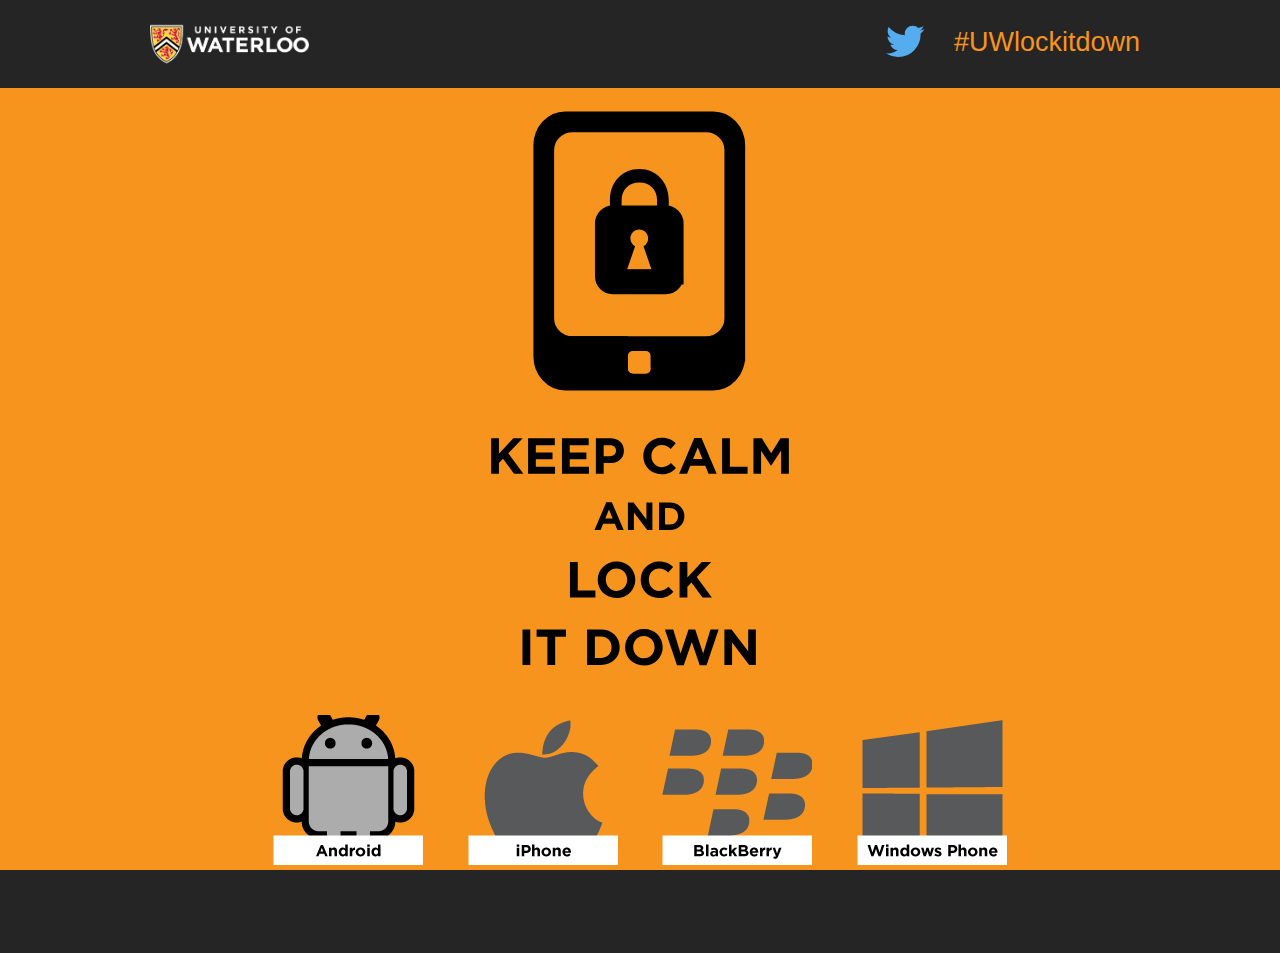
<file: index.html>
﻿<!DOCTYPE html>
<!--[if IE 9]><html class="lt-ie10" lang="en" > <![endif]-->
<html class="no-js" lang="en">

<head>
    <!--If moving repositories or locations, only the base link needs to be changed-->
    <base href="http://arafeek.github.io/UwLockItDown/" target="_self" />
    <meta charset="utf-8">
    <meta name="viewport" content="width=device-width, initial-scale=1.0">
    <title>#UWlockitdown</title>
    <meta http-equiv="X-UA-Compatible" content="IE=edge" />
    <!-- If you are using CSS version, only link these 2 files, you may add app.css to use for your overrides if you like. -->
    <link rel="stylesheet" href="foundation-5.2.1/css/normalize.css">
    <link rel="stylesheet" href="foundation-5.2.1/css/foundation.css">
    <link href="custom/CustomStyleSheet.css" rel="stylesheet" />
    <link href="foundation-icons/foundation-icons.css" rel="stylesheet">
    <script src="foundation-5.2.1/js/vendor/modernizr.js"></script>

</head>
<body style="background-color:#F7941D">
    <div class="header-large">
        <div class="row">
            <div class=" large-12">
                <nav class="top-bar hide-for-small" data-topbar>
                    <div class="uw-logo left">
                        <a href="http://uwaterloo.ca" style="width:169px"> 
                            <img class="header-logo" style="width:169px; height:auto; padding-left:10px; margin-right:25px" src="Images/logo-uwsmall.png" alt="University of Waterloo Logo" />
                        </a>
                    </div>
                    <section class="top-bar-section">
                        <ul class="right">
                            <li style="margin-top:-3px;height:auto"><a href="https://twitter.com/intent/tweet?text=This%20is%20how%20I%20&&hashtags=UWlockitdown&&url=http%3A%2F%2Fuwaterloo.ca%2Flockitdown"><i class="fi-social-twitter style1" style="font-size:50px"></i></a></li>
                            <li><h3 class="title" style="color:#F7941D; margin-top:5px">#UWlockitdown</h3></li>
                        </ul>
                    </section>
                </nav>
            </div>
        </div>
    </div><!--/top bar-->
    <!--small bar-->
    <nav class="tab-bar show-for-small">
        <div class="uw-logo" style="display:inline-block">
            <a href="http://uwaterloo.ca" style="width:150px">
                <img class="header-logo" style="width:140px; height:auto; margin-left:14px; margin-right:25px; margin-top:-15px" src="Images/logo-uwsmall.png" alt="University of Waterloo Logo" />
            </a>
        </div>
    </nav>
    <div class="twitter-btn-holder show-for-small">
        <div class="twitter-btn">
            <a href="https://twitter.com/intent/tweet?text=This%20is%20how%20I%20&&hashtags=UWlockitdown&&url=http%3A%2F%2Fuwaterloo.ca%2Flockitdown"><i class="fi-social-twitter style1" style="font-size:50px"></i></a>
        </div>
    </div>
    <!--OS icons-->
    <div id="content">
        <div class="splash-holder">
            <img style="height:587px" src="Images/KeepCalm.svg" alt="Keep calm and lock it down"/>
        </div>
        <div class="os-icon-container">
            <ul class="os-icons clearfix">
                <li><a  href="info/android.html"><div class="android-icon"></div></a></li>
                <li><a  href="info/ios.html"><div class="ios-icon"></div></a></li>
                <li><a  href="info/blackberry.html"><div class="bb-icon"></div></a></li>
                <li><a  href="info/windowsphone.html"><div class="win-icon"></div></a></li>
            </ul>
        </div>
    </div>
    <div class="global-footer hide-for-small" style="position:fixed; height:30px">
    </div>
    <div class="global-footer">
    </div>

    <script src="foundation-5.2.1/js/vendor/jquery.js"></script>
    <noscript>You do not have scripts enabled. Enable scripts to properly view this content.</noscript>
    <script src="foundation-5.2.1/js/foundation.min.js"></script>
    <noscript>You do not have scripts enabled. Enable scripts to properly view this content.</noscript>
    <script>
        $(document).foundation();
    </script>
    <noscript>You do not have scripts enabled. Enable scripts to properly view this content.</noscript>
    <script>!function (d, s, id) { var js, fjs = d.getElementsByTagName(s)[0]; if (!d.getElementById(id)) { js = d.createElement(s); js.id = id; js.src = "https://platform.twitter.com/widgets.js"; fjs.parentNode.insertBefore(js, fjs); } }(document, "script", "twitter-wjs");</script>
    <noscript>You do not have scripts enabled. Enable scripts to properly view this content.</noscript>
</body>
</html>
</file>
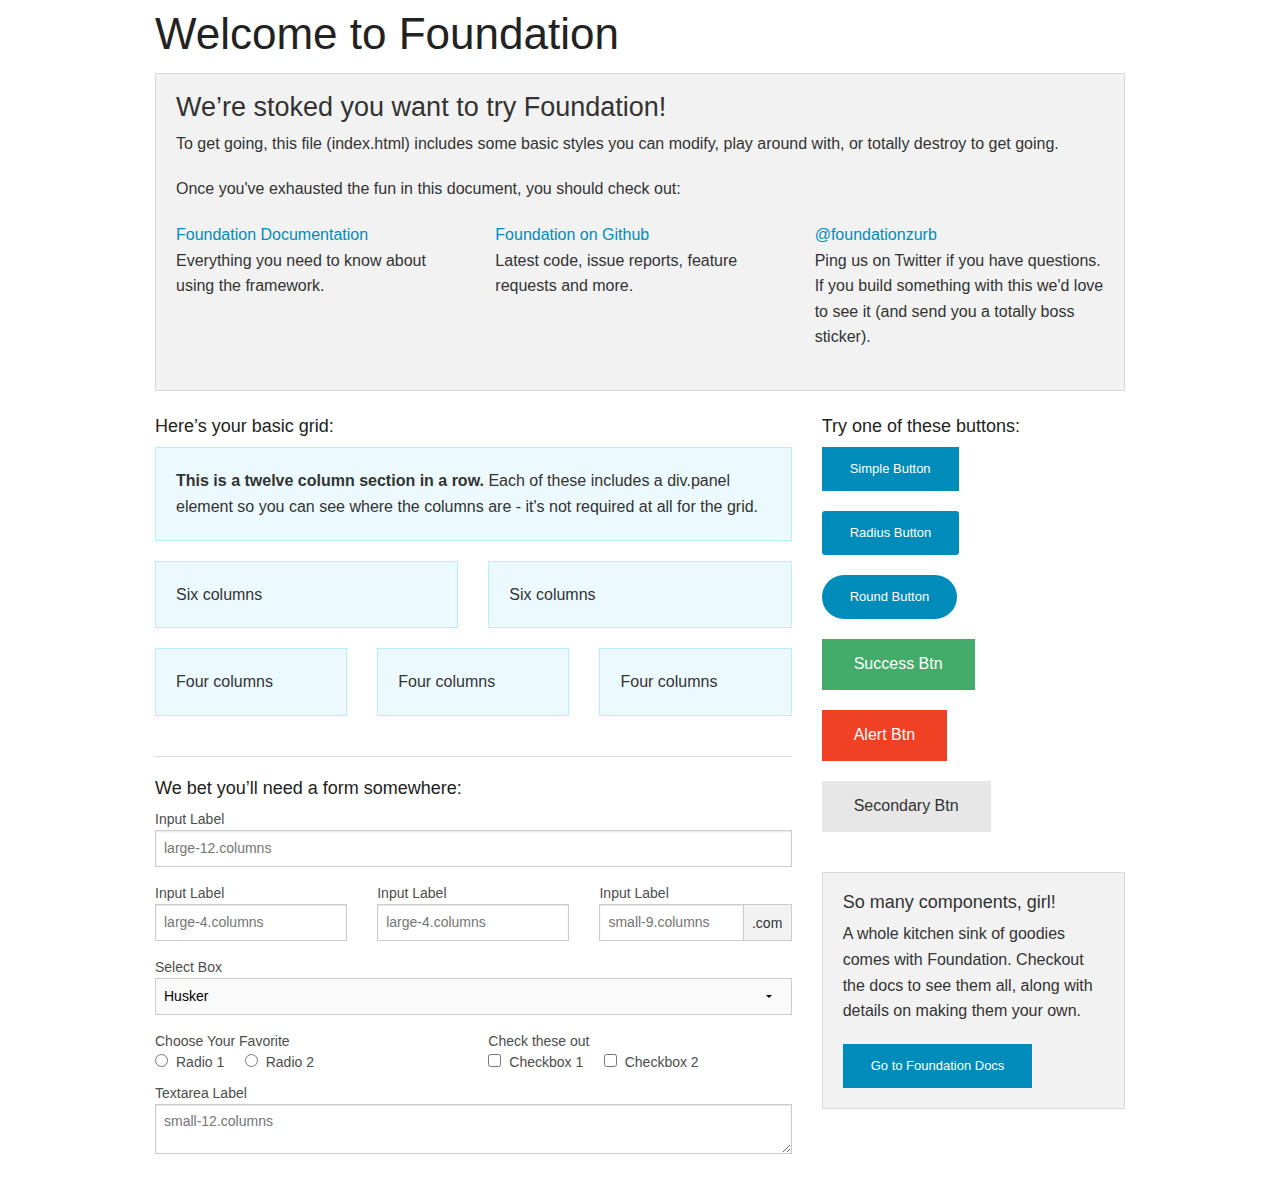
<file: foundation-5.2.1/index.html>
<!doctype html>
<html class="no-js" lang="en">
  <head>
    <meta charset="utf-8" />
    <meta name="viewport" content="width=device-width, initial-scale=1.0" />
    <title>Foundation | Welcome</title>
    <link rel="stylesheet" href="css/foundation.css" />
    <script src="js/vendor/modernizr.js"></script>
  </head>
  <body>
    
    <div class="row">
      <div class="large-12 columns">
        <h1>Welcome to Foundation</h1>
      </div>
    </div>
    
    <div class="row">
      <div class="large-12 columns">
      	<div class="panel">
	        <h3>We&rsquo;re stoked you want to try Foundation! </h3>
	        <p>To get going, this file (index.html) includes some basic styles you can modify, play around with, or totally destroy to get going.</p>
	        <p>Once you've exhausted the fun in this document, you should check out:</p>
	        <div class="row">
	        	<div class="large-4 medium-4 columns">
	    		<p><a href="http://foundation.zurb.com/docs">Foundation Documentation</a><br />Everything you need to know about using the framework.</p>
	    	</div>
	        	<div class="large-4 medium-4 columns">
	        		<p><a href="http://github.com/zurb/foundation">Foundation on Github</a><br />Latest code, issue reports, feature requests and more.</p>
	        	</div>
	        	<div class="large-4 medium-4 columns">
	        		<p><a href="http://twitter.com/foundationzurb">@foundationzurb</a><br />Ping us on Twitter if you have questions. If you build something with this we'd love to see it (and send you a totally boss sticker).</p>
	        	</div>        
					</div>
      	</div>
      </div>
    </div>

    <div class="row">
      <div class="large-8 medium-8 columns">
        <h5>Here&rsquo;s your basic grid:</h5>
        <!-- Grid Example -->

        <div class="row">
          <div class="large-12 columns">
            <div class="callout panel">
              <p><strong>This is a twelve column section in a row.</strong> Each of these includes a div.panel element so you can see where the columns are - it's not required at all for the grid.</p>
            </div>
          </div>
        </div>
        <div class="row">
          <div class="large-6 medium-6 columns">
            <div class="callout panel">
              <p>Six columns</p>
            </div>
          </div>
          <div class="large-6 medium-6 columns">
            <div class="callout panel">
              <p>Six columns</p>
            </div>
          </div>
        </div>
        <div class="row">
          <div class="large-4 medium-4 small-4 columns">
            <div class="callout panel">
              <p>Four columns</p>
            </div>
          </div>
          <div class="large-4 medium-4 small-4 columns">
            <div class="callout panel">
              <p>Four columns</p>
            </div>
          </div>
          <div class="large-4 medium-4 small-4 columns">
            <div class="callout panel">
              <p>Four columns</p>
            </div>
          </div>
        </div>
        
        <hr />
                
        <h5>We bet you&rsquo;ll need a form somewhere:</h5>
        <form>
				  <div class="row">
				    <div class="large-12 columns">
				      <label>Input Label</label>
				      <input type="text" placeholder="large-12.columns" />
				    </div>
				  </div>
				  <div class="row">
				    <div class="large-4 medium-4 columns">
				      <label>Input Label</label>
				      <input type="text" placeholder="large-4.columns" />
				    </div>
				    <div class="large-4 medium-4 columns">
				      <label>Input Label</label>
				      <input type="text" placeholder="large-4.columns" />
				    </div>
				    <div class="large-4 medium-4 columns">
				      <div class="row collapse">
				        <label>Input Label</label>
				        <div class="small-9 columns">
				          <input type="text" placeholder="small-9.columns" />
				        </div>
				        <div class="small-3 columns">
				          <span class="postfix">.com</span>
				        </div>
				      </div>
				    </div>
				  </div>
				  <div class="row">
				    <div class="large-12 columns">
				      <label>Select Box</label>
				      <select>
				        <option value="husker">Husker</option>
				        <option value="starbuck">Starbuck</option>
				        <option value="hotdog">Hot Dog</option>
				        <option value="apollo">Apollo</option>
				      </select>
				    </div>
				  </div>
				  <div class="row">
				    <div class="large-6 medium-6 columns">
				      <label>Choose Your Favorite</label>
				      <input type="radio" name="pokemon" value="Red" id="pokemonRed"><label for="pokemonRed">Radio 1</label>
				      <input type="radio" name="pokemon" value="Blue" id="pokemonBlue"><label for="pokemonBlue">Radio 2</label>
				    </div>
				    <div class="large-6 medium-6 columns">
				      <label>Check these out</label>
				      <input id="checkbox1" type="checkbox"><label for="checkbox1">Checkbox 1</label>
				      <input id="checkbox2" type="checkbox"><label for="checkbox2">Checkbox 2</label>
				    </div>
				  </div>
				  <div class="row">
				    <div class="large-12 columns">
				      <label>Textarea Label</label>
				      <textarea placeholder="small-12.columns"></textarea>
				    </div>
				  </div>
				</form>
      </div>     

      <div class="large-4 medium-4 columns">
			  <h5>Try one of these buttons:</h5>
			  <p><a href="#" class="small button">Simple Button</a><br/>
        <a href="#" class="small radius button">Radius Button</a><br/>
        <a href="#" class="small round button">Round Button</a><br/>            
        <a href="#" class="medium success button">Success Btn</a><br/>
        <a href="#" class="medium alert button">Alert Btn</a><br/>
        <a href="#" class="medium secondary button">Secondary Btn</a></p>           
				<div class="panel">
        	<h5>So many components, girl!</h5>
        	<p>A whole kitchen sink of goodies comes with Foundation. Checkout the docs to see them all, along with details on making them your own.</p>
        	<a href="http://foundation.zurb.com/docs/" class="small button">Go to Foundation Docs</a>          
        </div>
      </div>
    </div>
    
    <script src="js/vendor/jquery.js"></script>
    <script src="js/foundation.min.js"></script>
    <script>
      $(document).foundation();
    </script>
  </body>
</html>
</file>
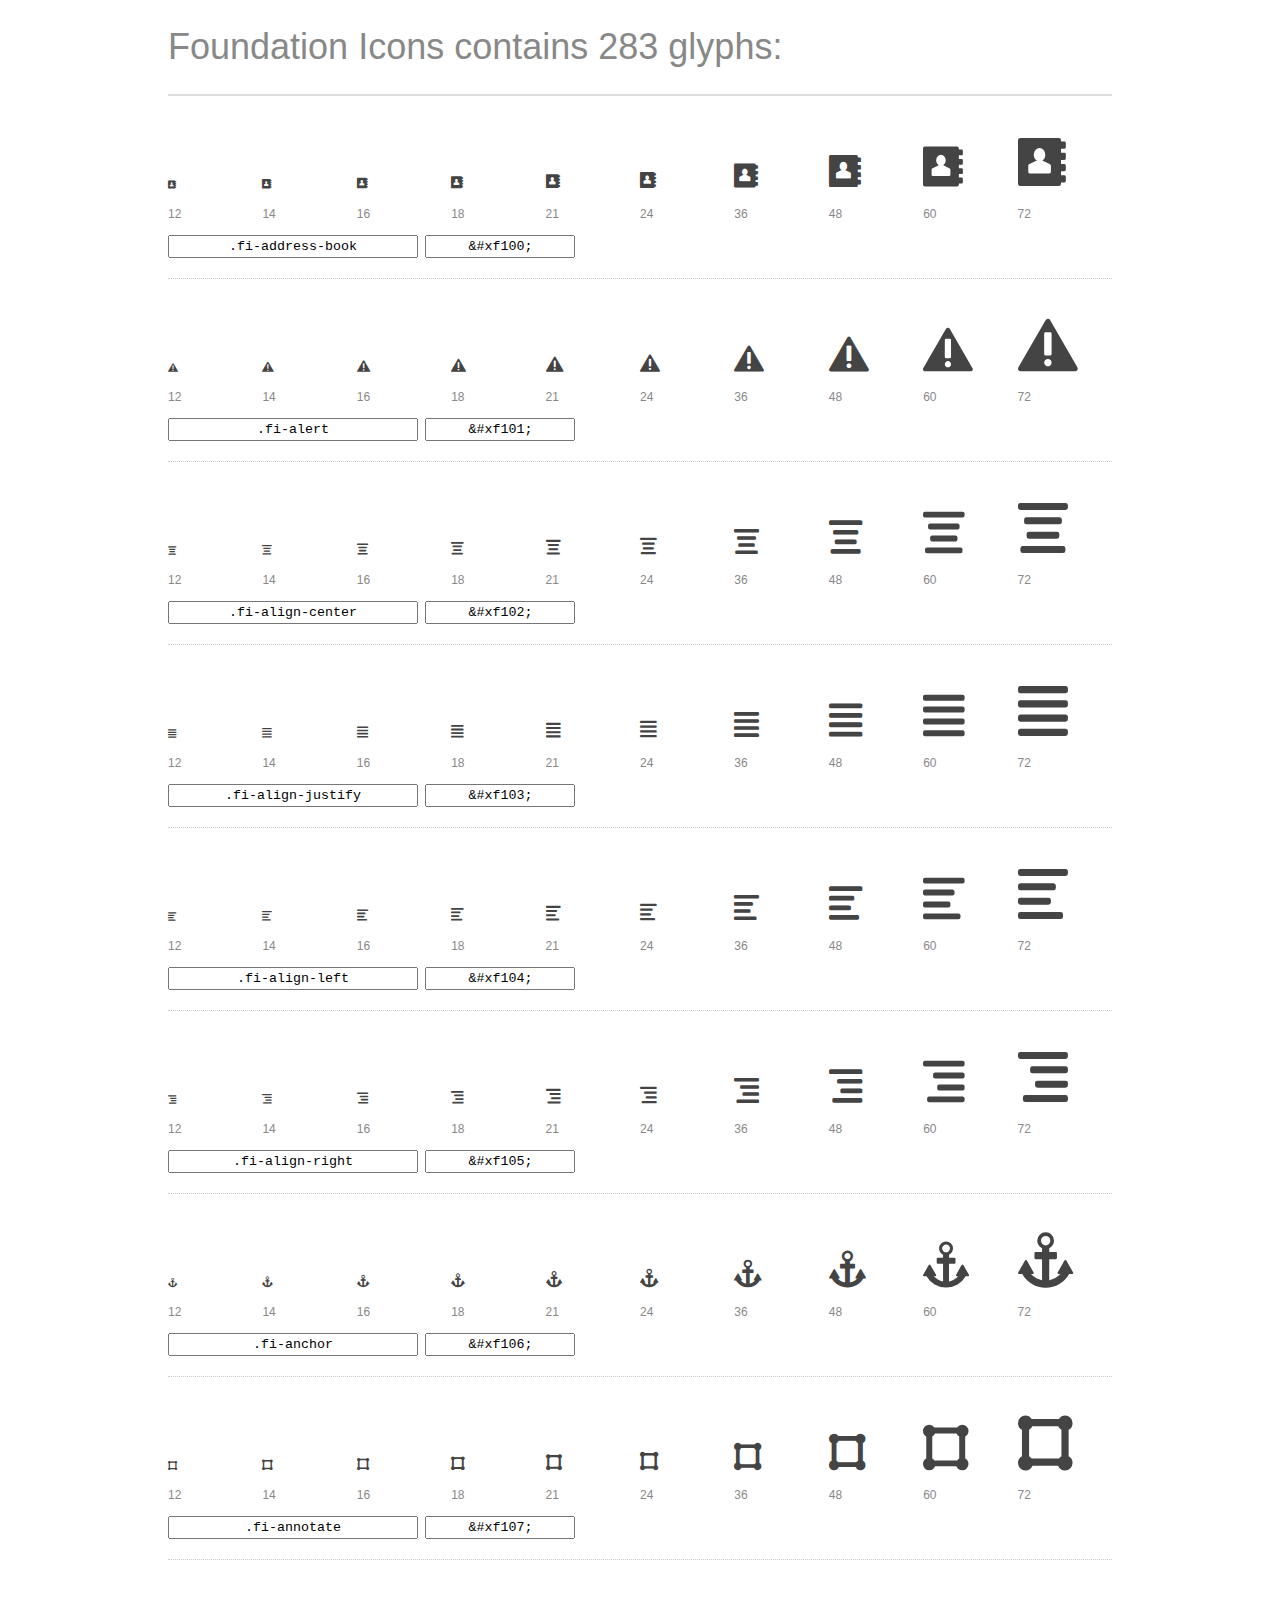
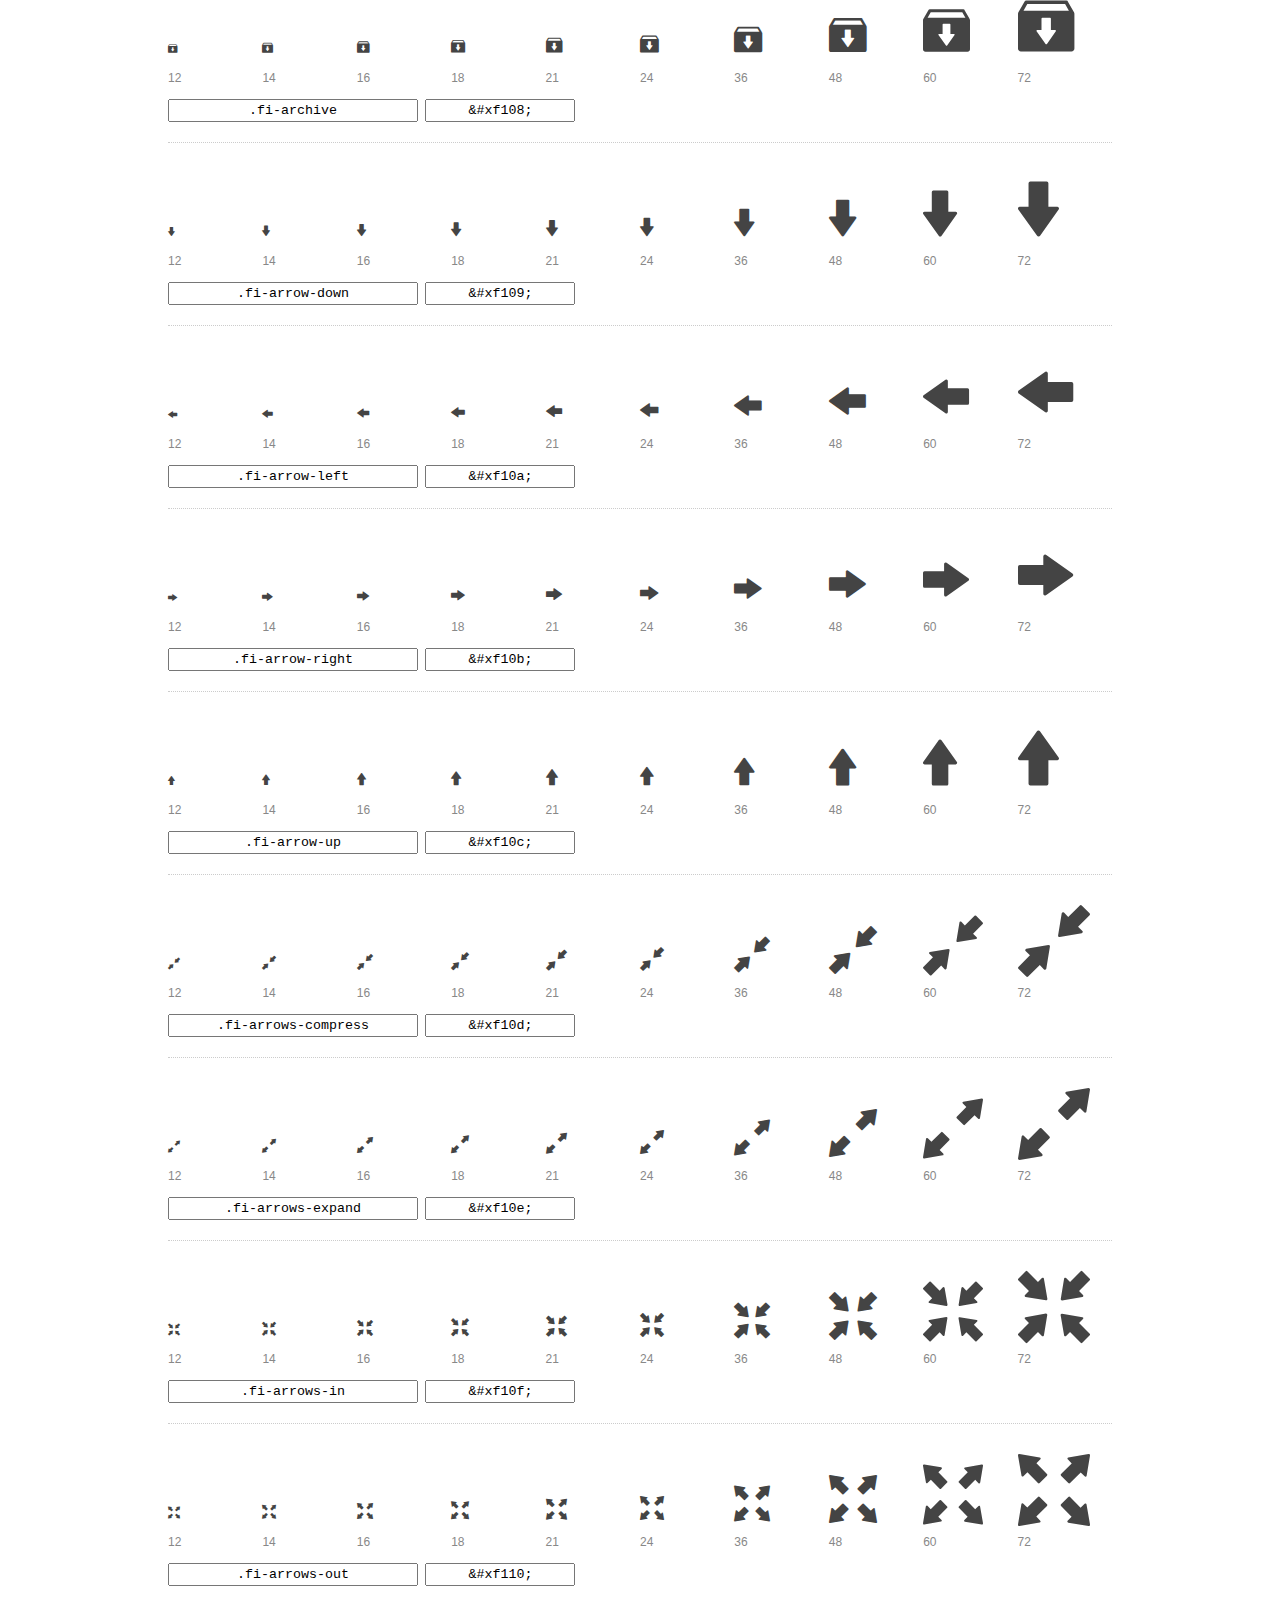
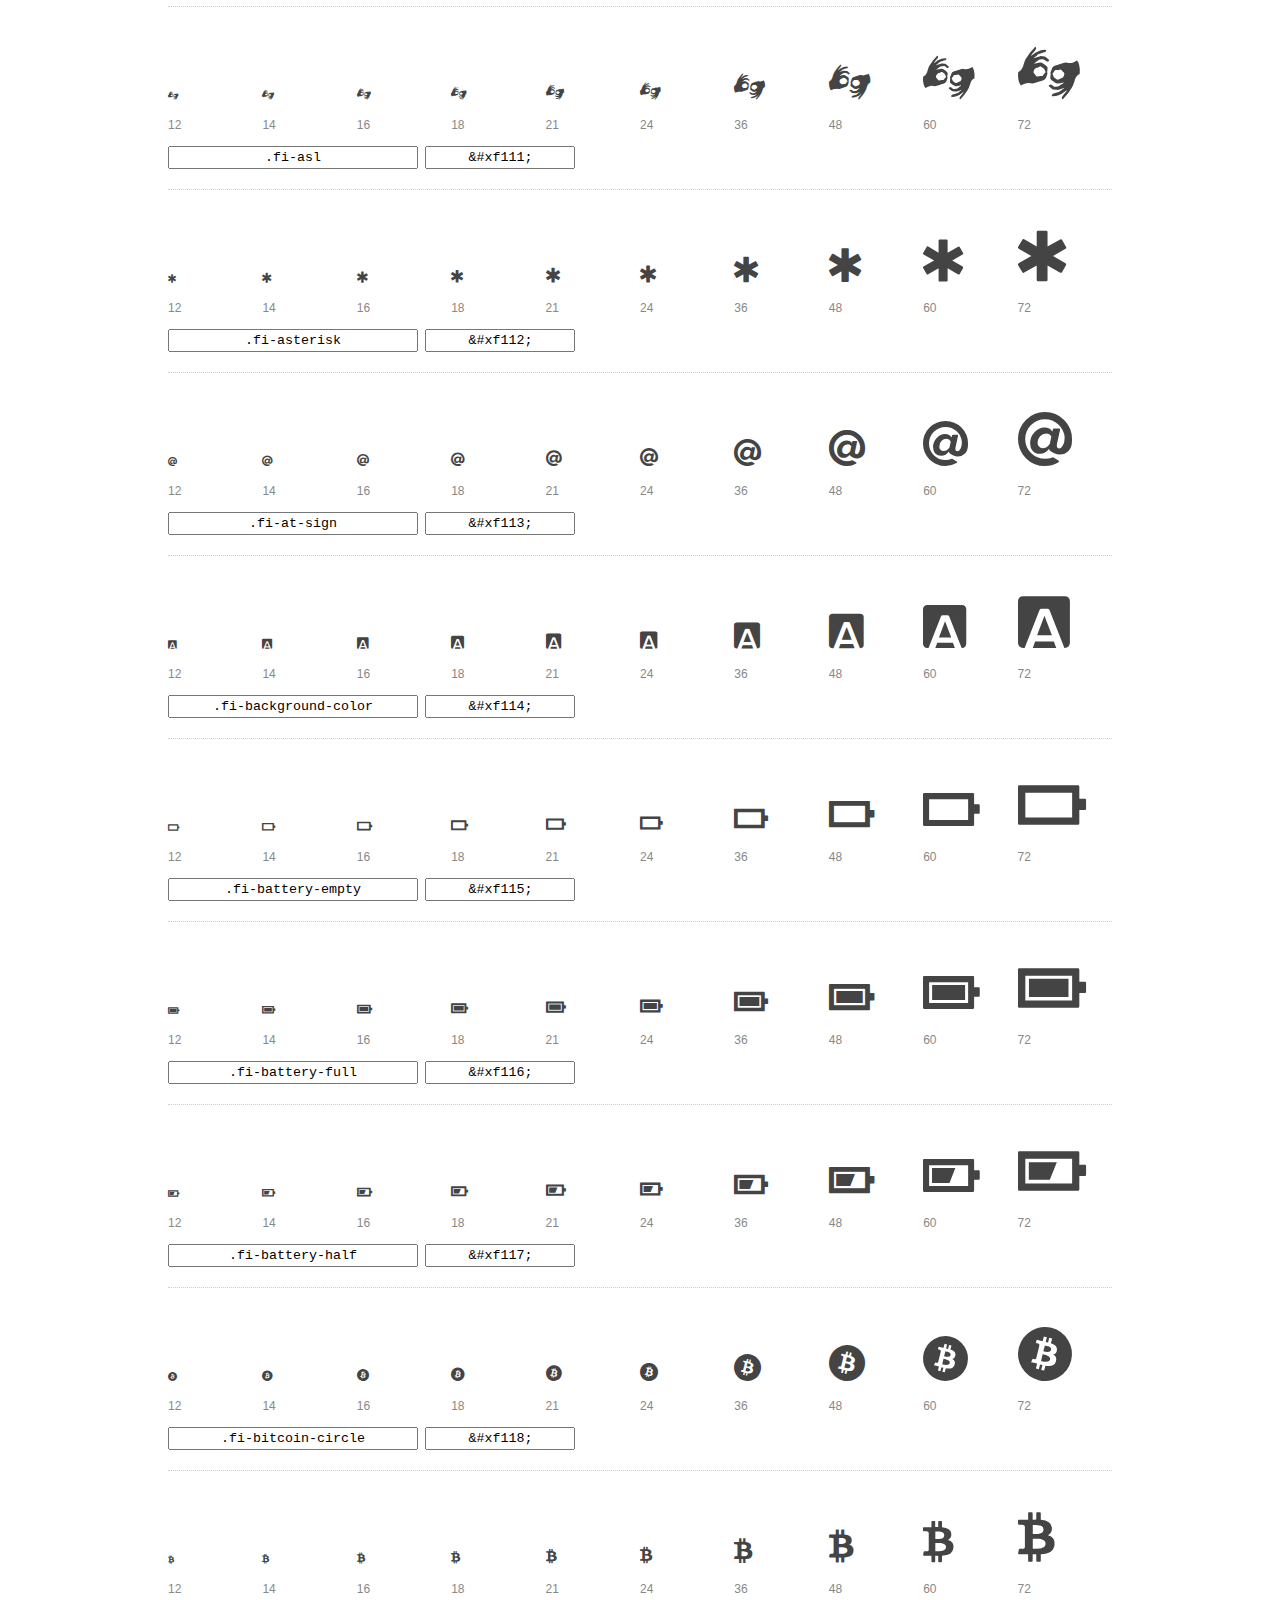
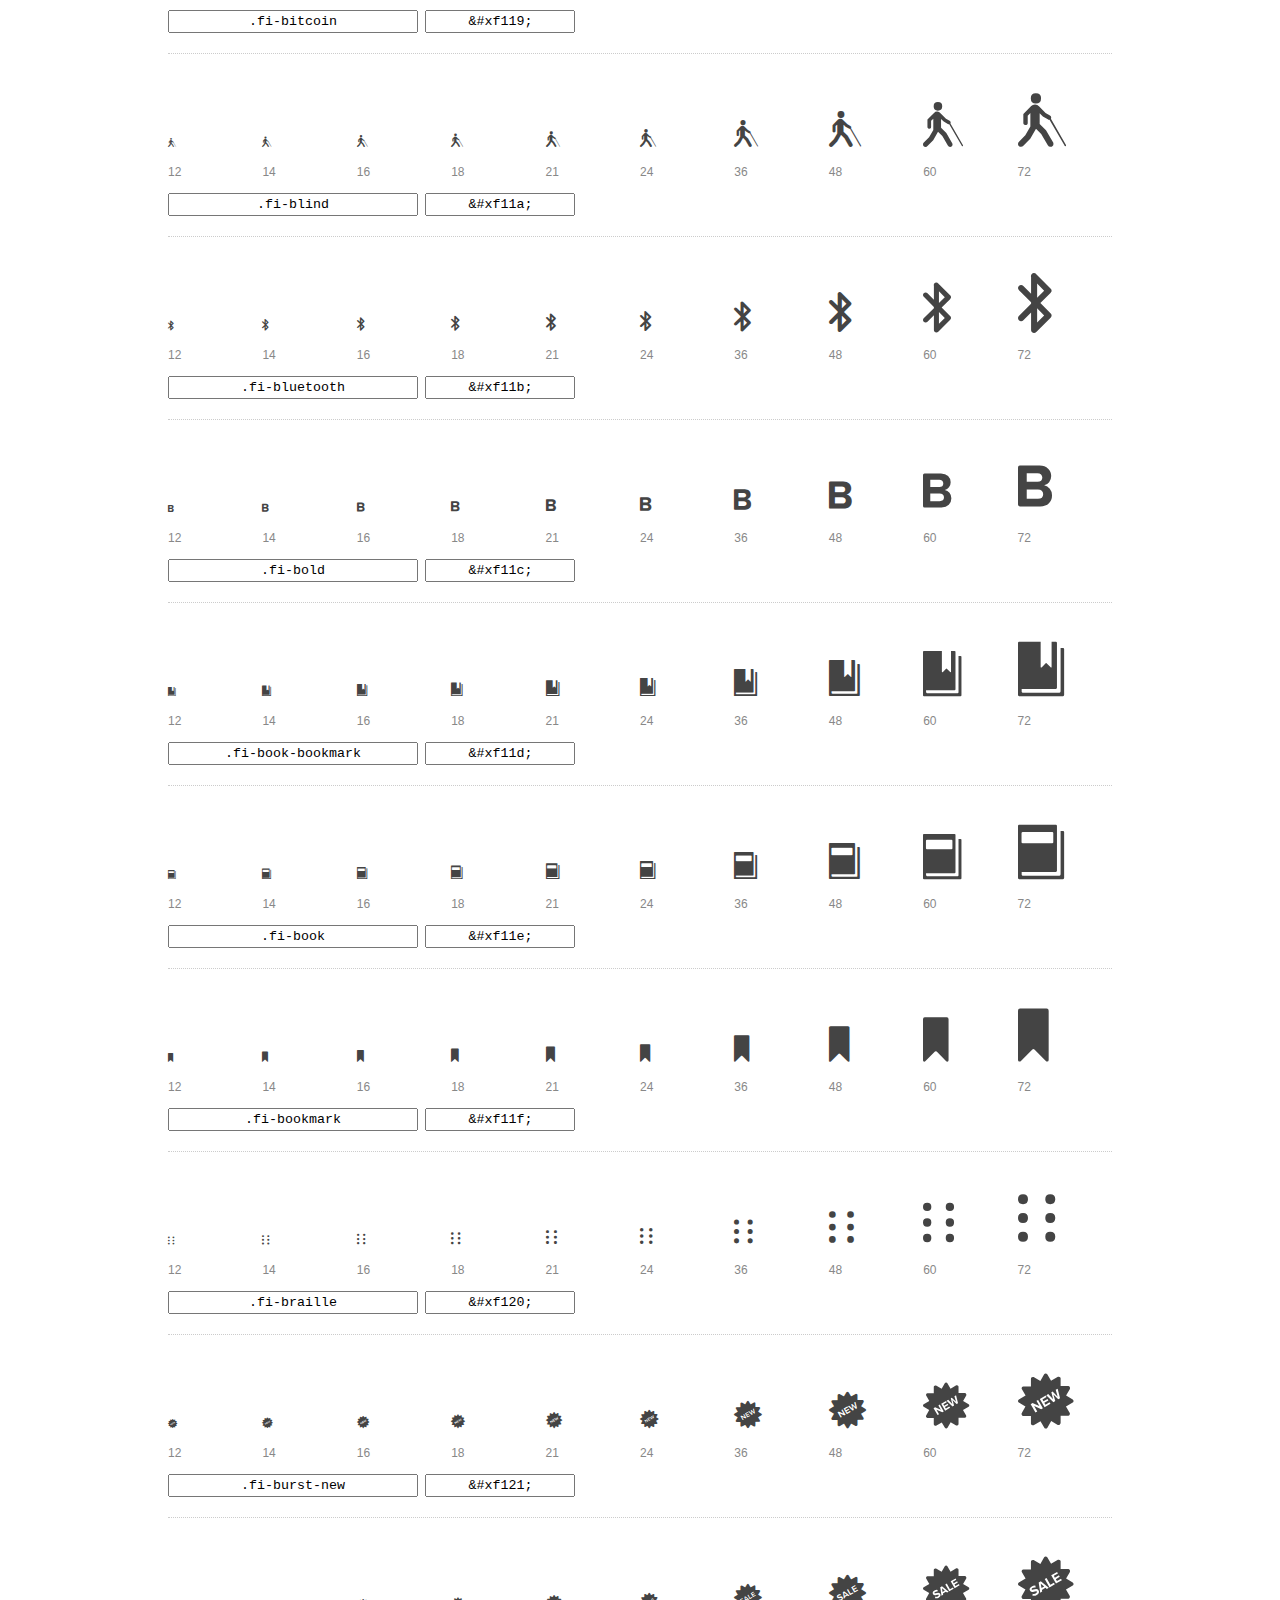
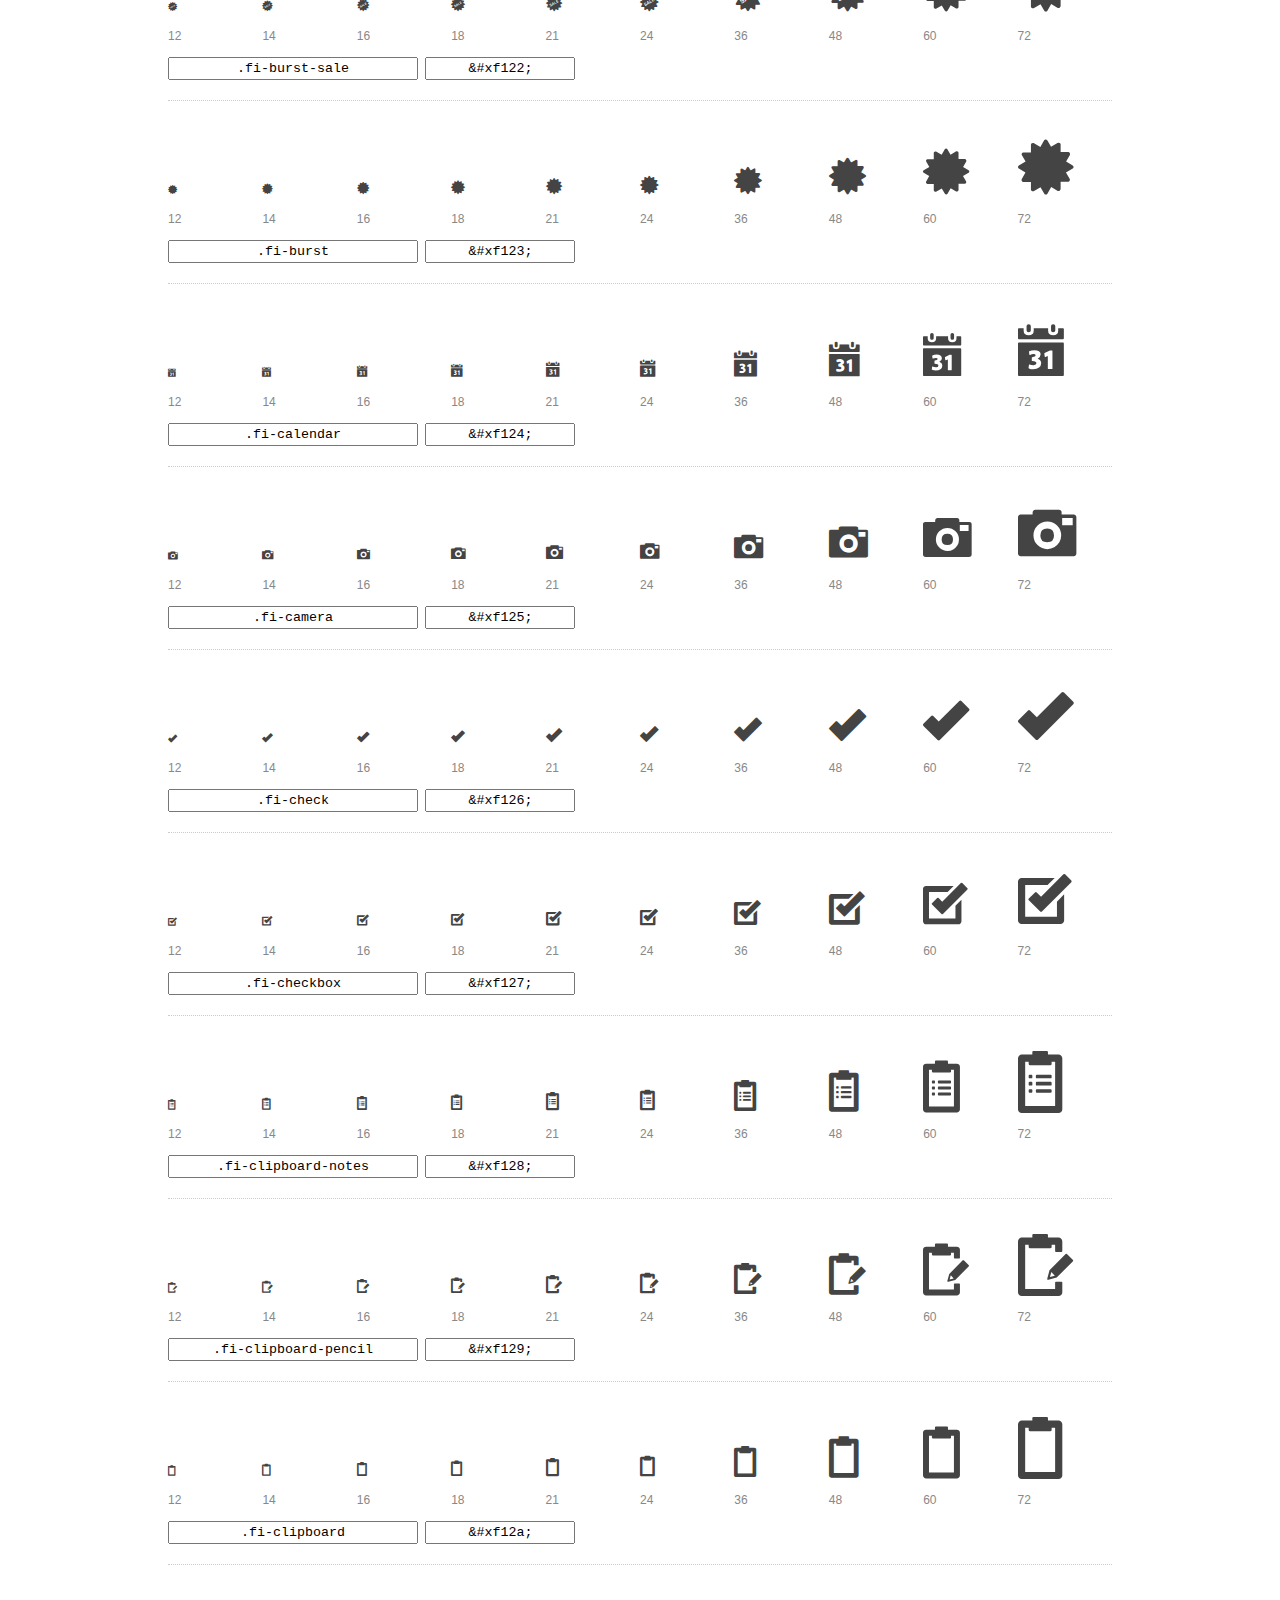
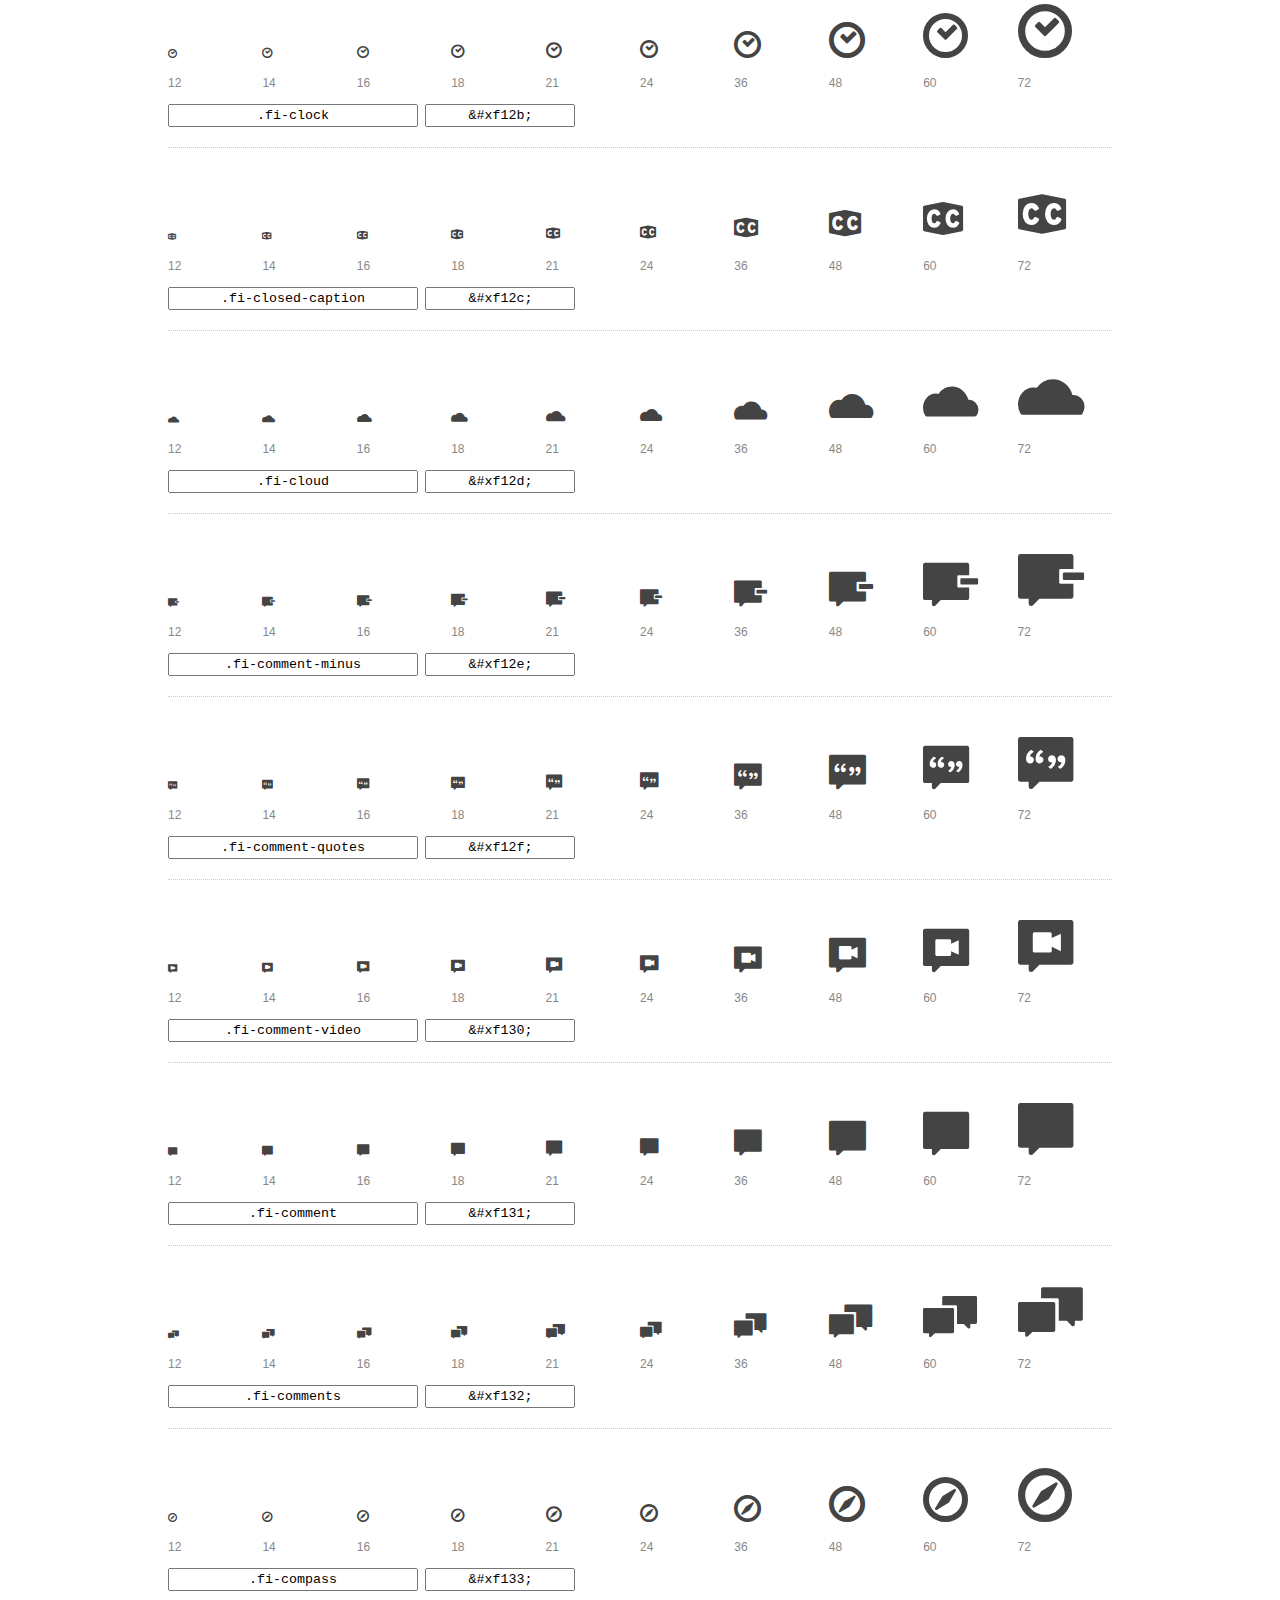
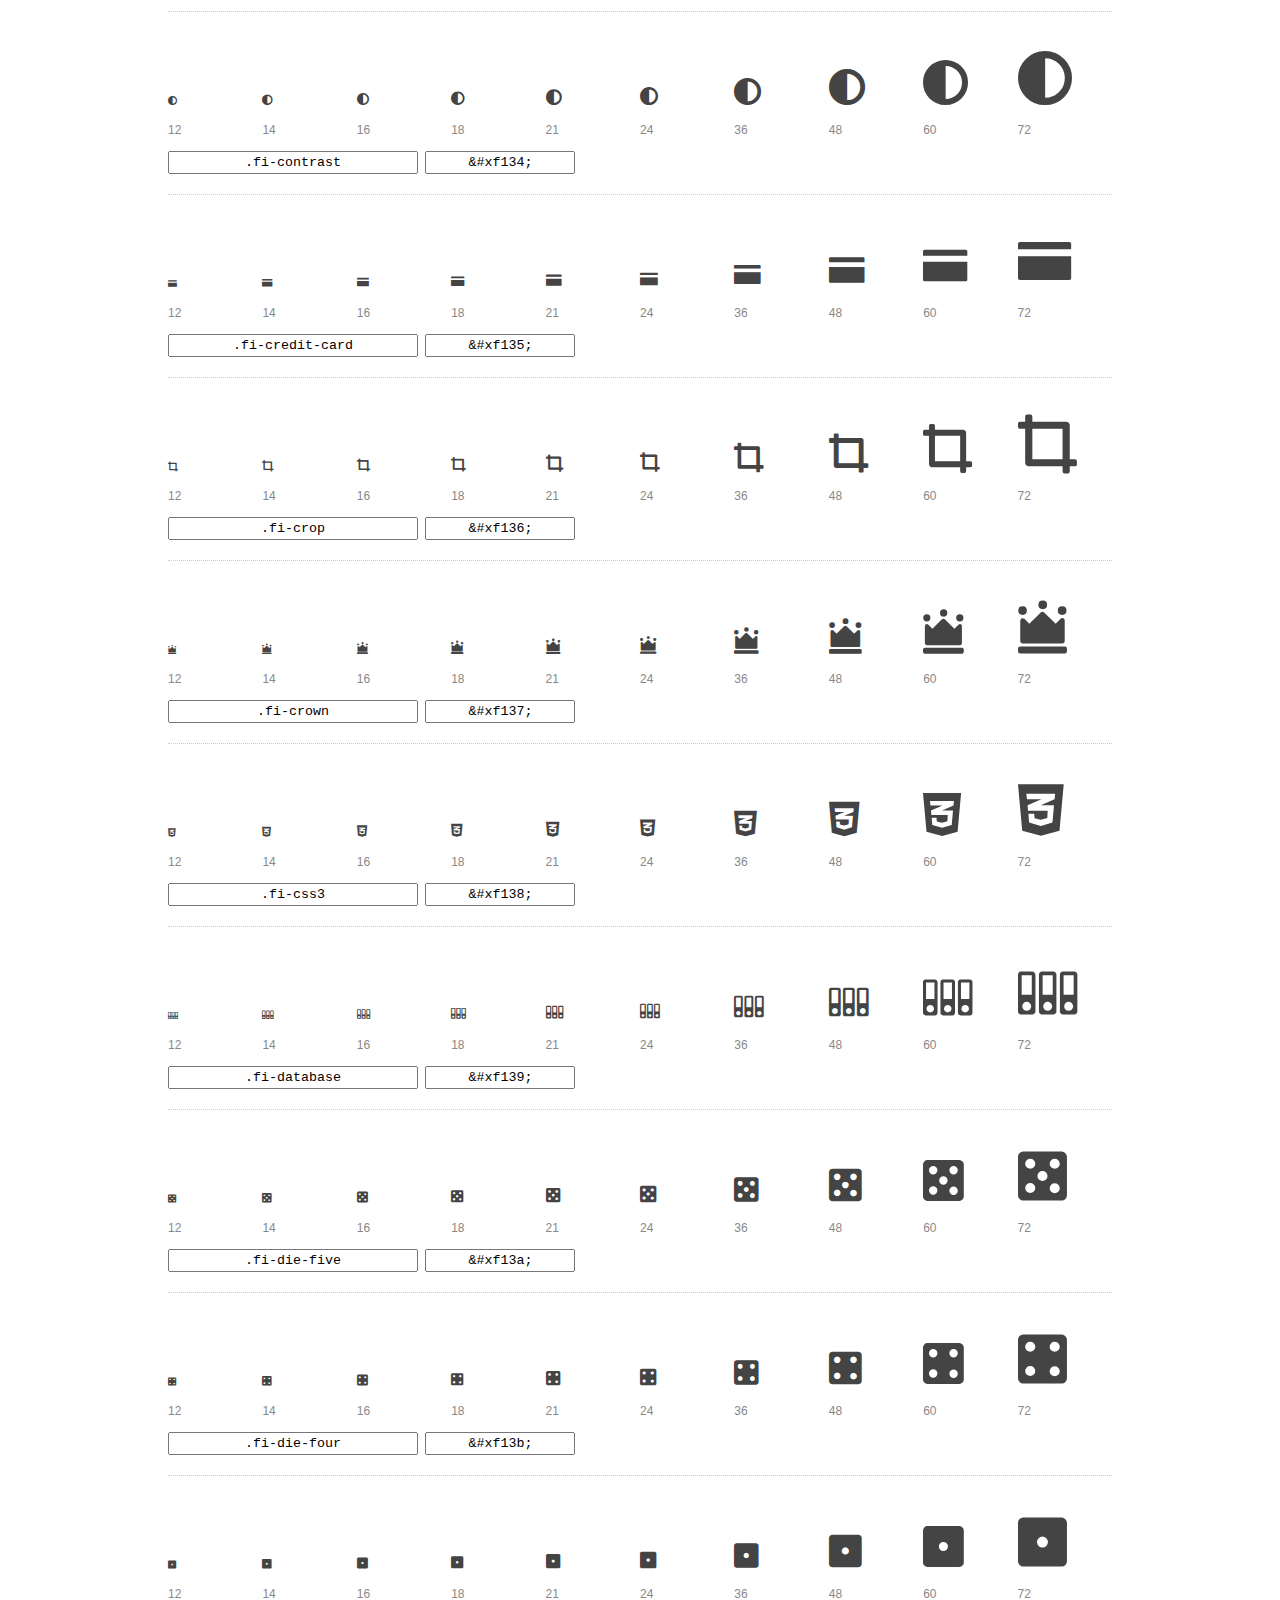
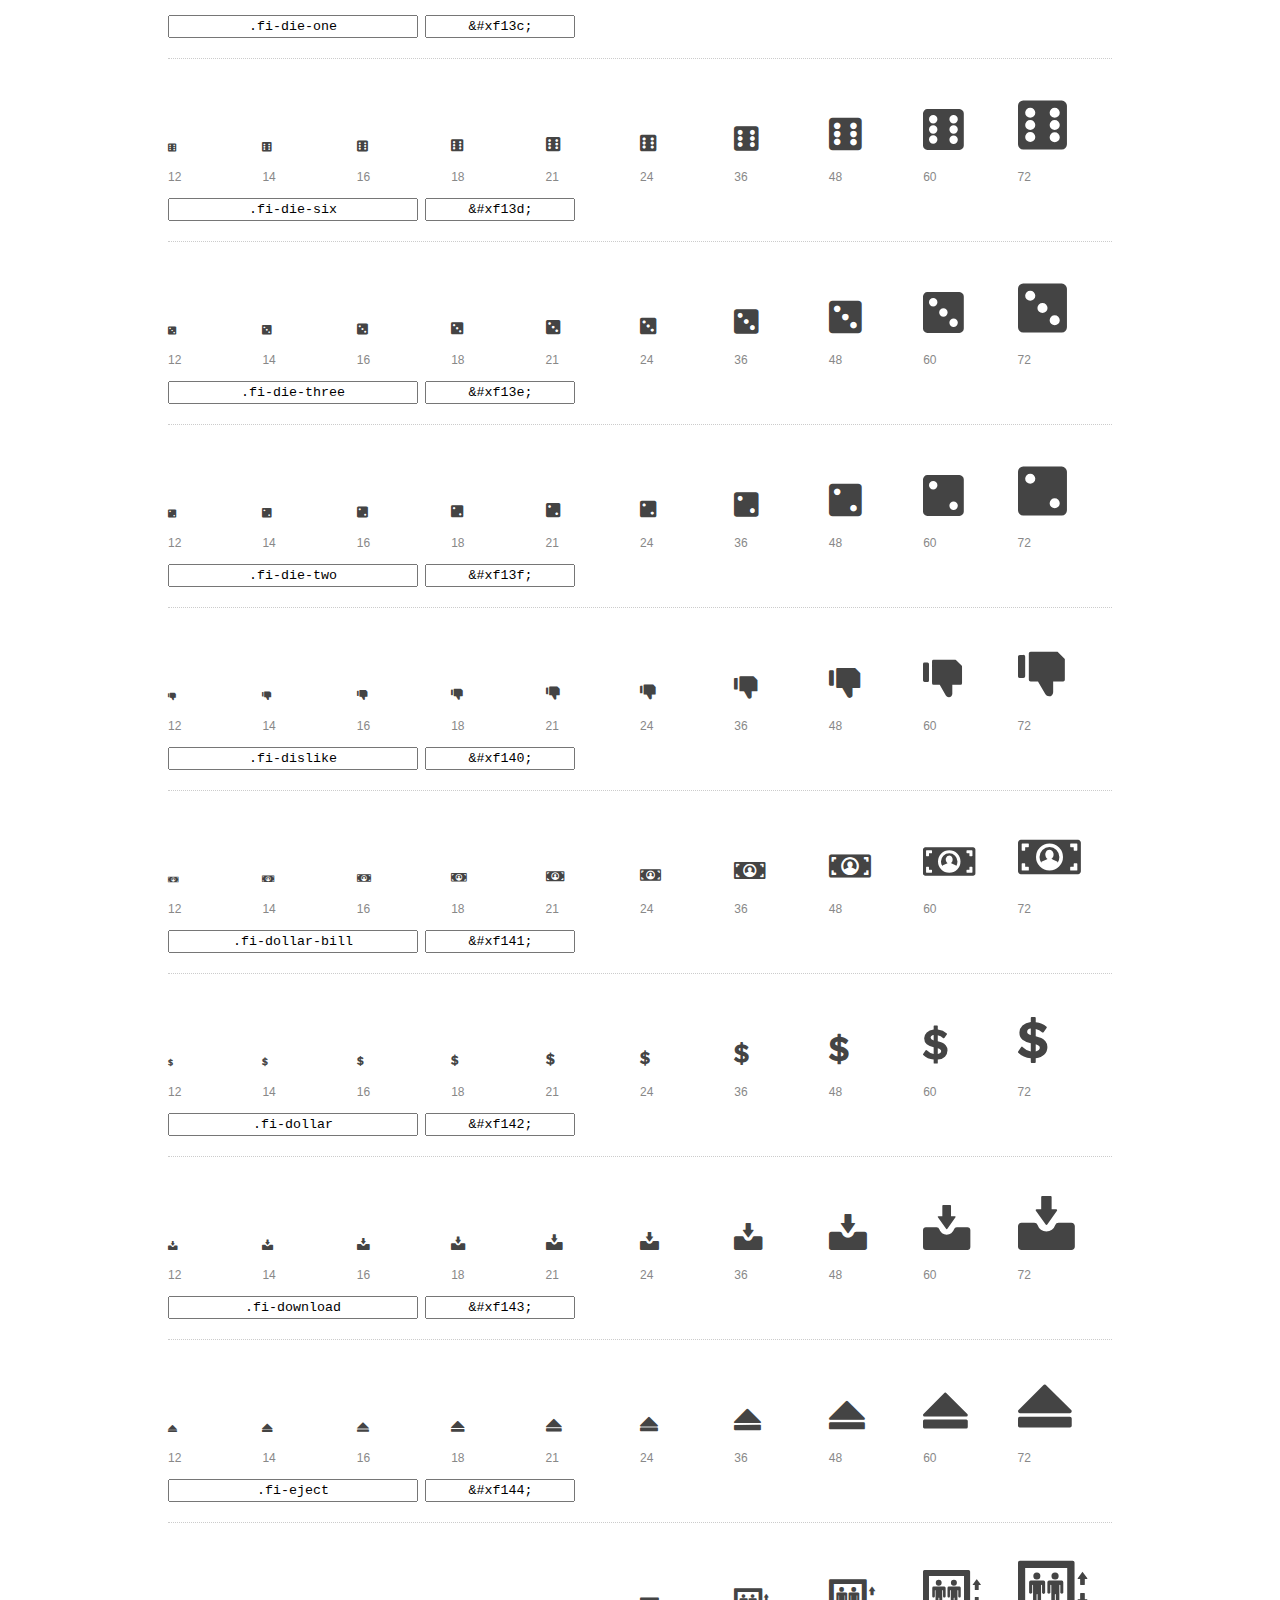
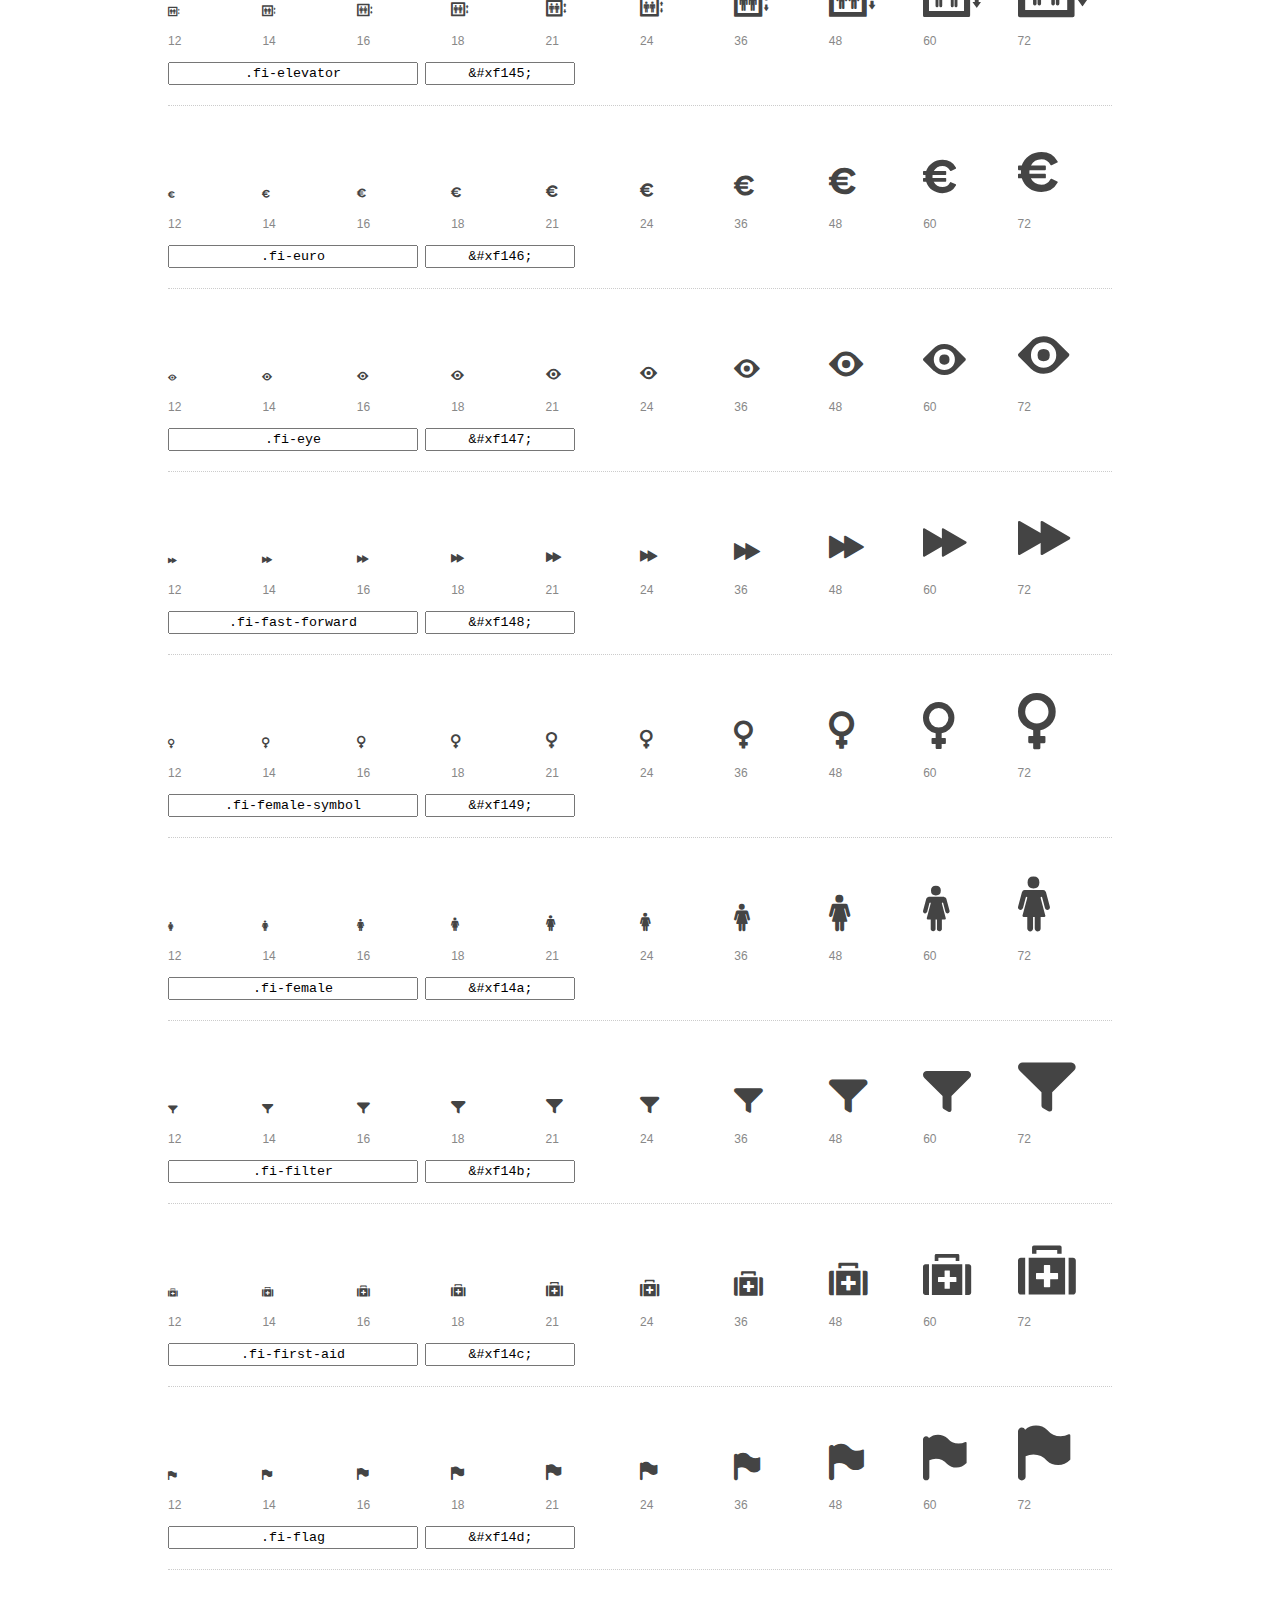
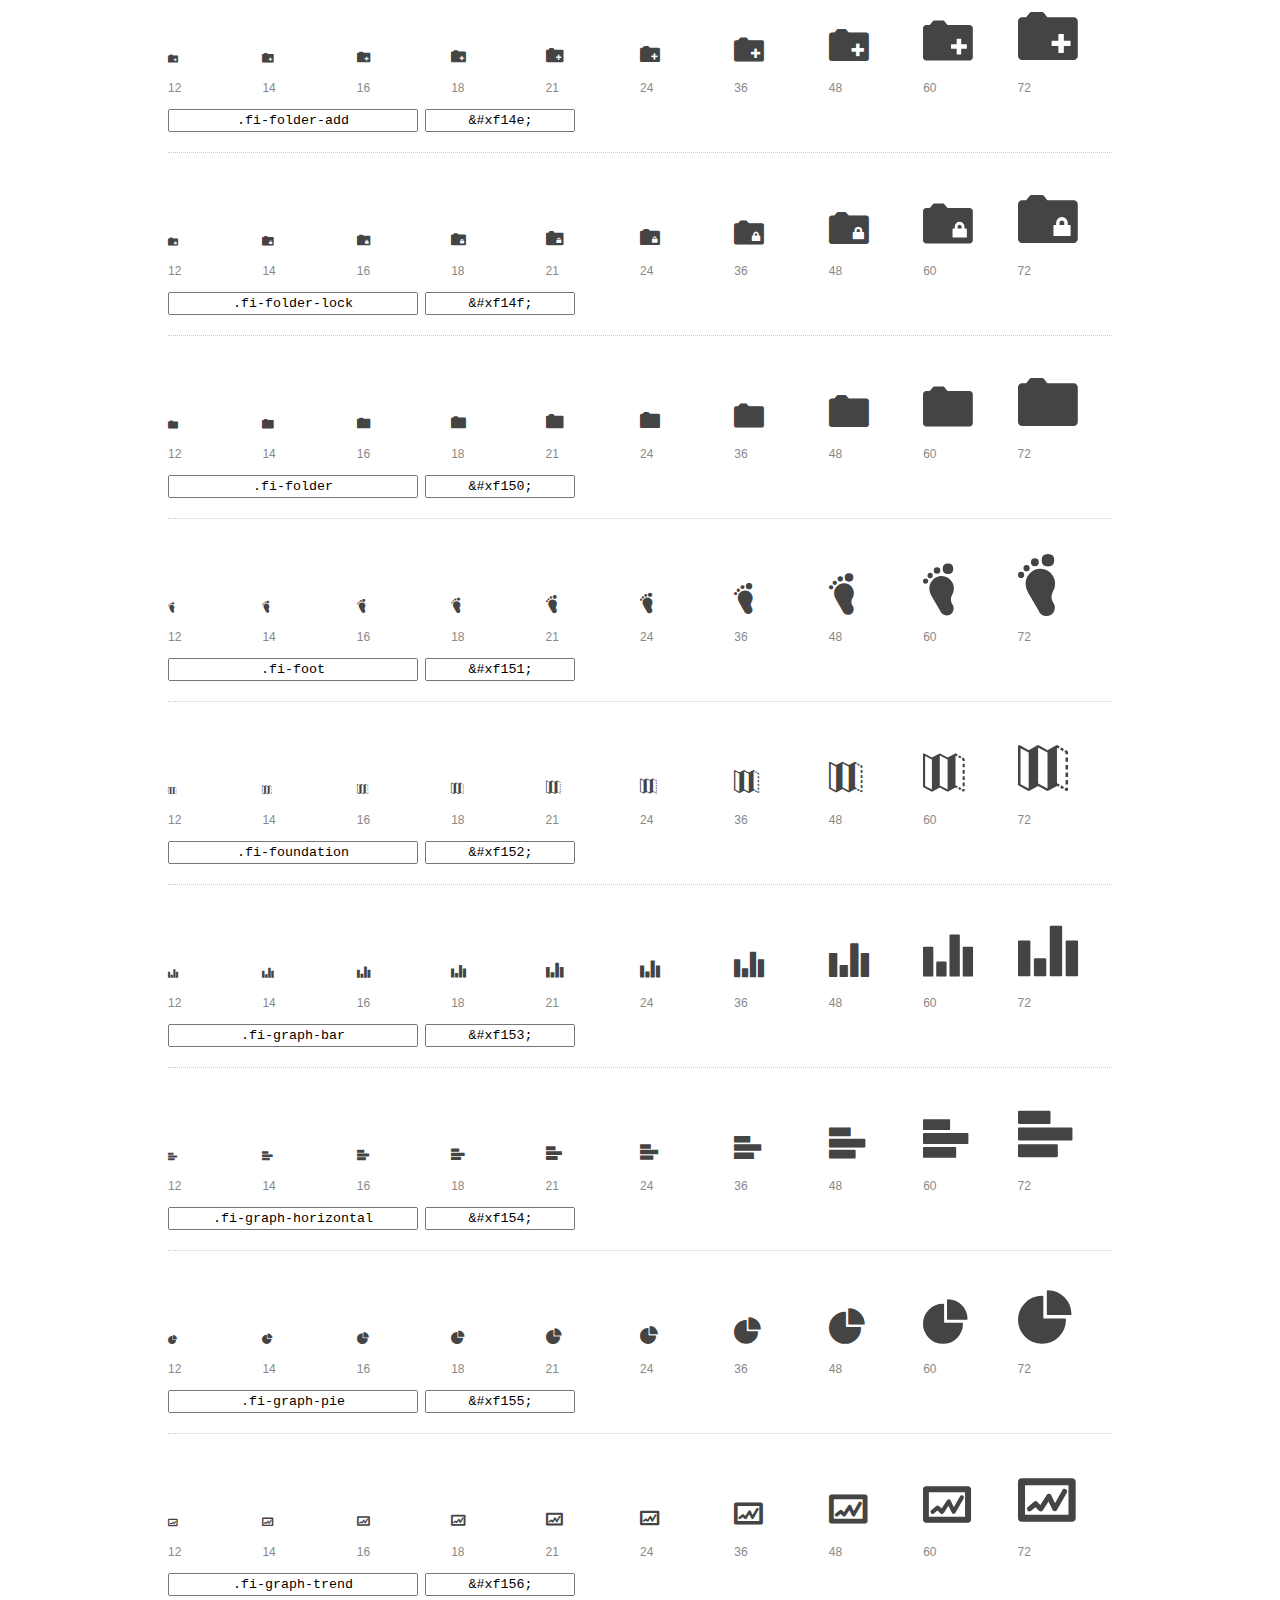
<file: foundation-icons/preview.html>
<!DOCTYPE html>
<html>
  <head>
    <title>Foundation Icons glyphs preview</title>
    <link rel="stylesheet" href="foundation-icons.css" />

    <style>
      * {
        -moz-box-sizing: border-box;
        -webkit-box-sizing: border-box;
        box-sizing: border-box;
        margin: 0;
        padding: 0;
      }

      body {
        background: #fff;
        color: #444;
        font: 16px/1.5 "Helvetica Neue", Helvetica, Arial, sans-serif;
      }

      a, 
      a:visited {
        color: #888;
        text-decoration: underline;
      }
      a:hover, 
      a:focus { color: #000; }

      h1 {
        border-bottom: 2px solid #ddd;
        color: #888;
        font-size: 36px;
        font-weight: 300;
        margin-bottom: 20px;
        padding: 20px 0;
      }

      .container {
        margin: 0 auto;
        min-width: 880px;
        padding: 0 40px;
        width: 80%;
      }

      .glyph {
        border-bottom: 1px dotted #ccc;
        padding: 10px 0 20px;
        margin-bottom: 20px;
      }

      .preview-glyphs { vertical-align: bottom; } 

      .preview-scale { 
        color: #888;
        font-size: 12px; 
        margin-top: 5px;
      }

      .step {
        display: inline-block;
        line-height: 1;
        width: 10%;
      }

      
      .size-12 { font-size: 12px; }
      
      .size-14 { font-size: 14px; }
      
      .size-16 { font-size: 16px; }
      
      .size-18 { font-size: 18px; }
      
      .size-21 { font-size: 21px; }
      
      .size-24 { font-size: 24px; }
      
      .size-36 { font-size: 36px; }
      
      .size-48 { font-size: 48px; }
      
      .size-60 { font-size: 60px; }
      
      .size-72 { font-size: 72px; }
      

      .usage { margin-top: 10px; }

      .usage input {
        font-family: monospace;
        margin-right: 3px;
        padding: 2px 5px;
        text-align: center;
      }

      .usage .point { width: 150px; }

      .usage .class { width: 250px; }

      .footer {
        color: #888;
        font-size: 12px;
        padding: 20px 0;
      }
    </style>

    <!--[if lte IE 8]><script src="http://html5shiv.googlecode.com/svn/trunk/html5.js"></script><![endif]-->
  </head>

  <body>
    <div class="container">
      <h1>Foundation Icons contains 283 glyphs:</h1> 

      
      <div class="glyph">
        <div class="preview-glyphs">
          <i class="step fi-address-book size-12"></i><i class="step fi-address-book size-14"></i><i class="step fi-address-book size-16"></i><i class="step fi-address-book size-18"></i><i class="step fi-address-book size-21"></i><i class="step fi-address-book size-24"></i><i class="step fi-address-book size-36"></i><i class="step fi-address-book size-48"></i><i class="step fi-address-book size-60"></i><i class="step fi-address-book size-72"></i>
        </div>
        <div class="preview-scale">
          <span class="step">12</span><span class="step">14</span><span class="step">16</span><span class="step">18</span><span class="step">21</span><span class="step">24</span><span class="step">36</span><span class="step">48</span><span class="step">60</span><span class="step">72</span> 
        </div>
        <div class="usage">
          <input class="class" type="text" readonly="readonly" onClick="this.select();" value=".fi-address-book" />
          <input class="point" type="text" readonly="readonly" onClick="this.select();" value="&amp;#xf100;" />
        </div>
      </div>
      
      <div class="glyph">
        <div class="preview-glyphs">
          <i class="step fi-alert size-12"></i><i class="step fi-alert size-14"></i><i class="step fi-alert size-16"></i><i class="step fi-alert size-18"></i><i class="step fi-alert size-21"></i><i class="step fi-alert size-24"></i><i class="step fi-alert size-36"></i><i class="step fi-alert size-48"></i><i class="step fi-alert size-60"></i><i class="step fi-alert size-72"></i>
        </div>
        <div class="preview-scale">
          <span class="step">12</span><span class="step">14</span><span class="step">16</span><span class="step">18</span><span class="step">21</span><span class="step">24</span><span class="step">36</span><span class="step">48</span><span class="step">60</span><span class="step">72</span> 
        </div>
        <div class="usage">
          <input class="class" type="text" readonly="readonly" onClick="this.select();" value=".fi-alert" />
          <input class="point" type="text" readonly="readonly" onClick="this.select();" value="&amp;#xf101;" />
        </div>
      </div>
      
      <div class="glyph">
        <div class="preview-glyphs">
          <i class="step fi-align-center size-12"></i><i class="step fi-align-center size-14"></i><i class="step fi-align-center size-16"></i><i class="step fi-align-center size-18"></i><i class="step fi-align-center size-21"></i><i class="step fi-align-center size-24"></i><i class="step fi-align-center size-36"></i><i class="step fi-align-center size-48"></i><i class="step fi-align-center size-60"></i><i class="step fi-align-center size-72"></i>
        </div>
        <div class="preview-scale">
          <span class="step">12</span><span class="step">14</span><span class="step">16</span><span class="step">18</span><span class="step">21</span><span class="step">24</span><span class="step">36</span><span class="step">48</span><span class="step">60</span><span class="step">72</span> 
        </div>
        <div class="usage">
          <input class="class" type="text" readonly="readonly" onClick="this.select();" value=".fi-align-center" />
          <input class="point" type="text" readonly="readonly" onClick="this.select();" value="&amp;#xf102;" />
        </div>
      </div>
      
      <div class="glyph">
        <div class="preview-glyphs">
          <i class="step fi-align-justify size-12"></i><i class="step fi-align-justify size-14"></i><i class="step fi-align-justify size-16"></i><i class="step fi-align-justify size-18"></i><i class="step fi-align-justify size-21"></i><i class="step fi-align-justify size-24"></i><i class="step fi-align-justify size-36"></i><i class="step fi-align-justify size-48"></i><i class="step fi-align-justify size-60"></i><i class="step fi-align-justify size-72"></i>
        </div>
        <div class="preview-scale">
          <span class="step">12</span><span class="step">14</span><span class="step">16</span><span class="step">18</span><span class="step">21</span><span class="step">24</span><span class="step">36</span><span class="step">48</span><span class="step">60</span><span class="step">72</span> 
        </div>
        <div class="usage">
          <input class="class" type="text" readonly="readonly" onClick="this.select();" value=".fi-align-justify" />
          <input class="point" type="text" readonly="readonly" onClick="this.select();" value="&amp;#xf103;" />
        </div>
      </div>
      
      <div class="glyph">
        <div class="preview-glyphs">
          <i class="step fi-align-left size-12"></i><i class="step fi-align-left size-14"></i><i class="step fi-align-left size-16"></i><i class="step fi-align-left size-18"></i><i class="step fi-align-left size-21"></i><i class="step fi-align-left size-24"></i><i class="step fi-align-left size-36"></i><i class="step fi-align-left size-48"></i><i class="step fi-align-left size-60"></i><i class="step fi-align-left size-72"></i>
        </div>
        <div class="preview-scale">
          <span class="step">12</span><span class="step">14</span><span class="step">16</span><span class="step">18</span><span class="step">21</span><span class="step">24</span><span class="step">36</span><span class="step">48</span><span class="step">60</span><span class="step">72</span> 
        </div>
        <div class="usage">
          <input class="class" type="text" readonly="readonly" onClick="this.select();" value=".fi-align-left" />
          <input class="point" type="text" readonly="readonly" onClick="this.select();" value="&amp;#xf104;" />
        </div>
      </div>
      
      <div class="glyph">
        <div class="preview-glyphs">
          <i class="step fi-align-right size-12"></i><i class="step fi-align-right size-14"></i><i class="step fi-align-right size-16"></i><i class="step fi-align-right size-18"></i><i class="step fi-align-right size-21"></i><i class="step fi-align-right size-24"></i><i class="step fi-align-right size-36"></i><i class="step fi-align-right size-48"></i><i class="step fi-align-right size-60"></i><i class="step fi-align-right size-72"></i>
        </div>
        <div class="preview-scale">
          <span class="step">12</span><span class="step">14</span><span class="step">16</span><span class="step">18</span><span class="step">21</span><span class="step">24</span><span class="step">36</span><span class="step">48</span><span class="step">60</span><span class="step">72</span> 
        </div>
        <div class="usage">
          <input class="class" type="text" readonly="readonly" onClick="this.select();" value=".fi-align-right" />
          <input class="point" type="text" readonly="readonly" onClick="this.select();" value="&amp;#xf105;" />
        </div>
      </div>
      
      <div class="glyph">
        <div class="preview-glyphs">
          <i class="step fi-anchor size-12"></i><i class="step fi-anchor size-14"></i><i class="step fi-anchor size-16"></i><i class="step fi-anchor size-18"></i><i class="step fi-anchor size-21"></i><i class="step fi-anchor size-24"></i><i class="step fi-anchor size-36"></i><i class="step fi-anchor size-48"></i><i class="step fi-anchor size-60"></i><i class="step fi-anchor size-72"></i>
        </div>
        <div class="preview-scale">
          <span class="step">12</span><span class="step">14</span><span class="step">16</span><span class="step">18</span><span class="step">21</span><span class="step">24</span><span class="step">36</span><span class="step">48</span><span class="step">60</span><span class="step">72</span> 
        </div>
        <div class="usage">
          <input class="class" type="text" readonly="readonly" onClick="this.select();" value=".fi-anchor" />
          <input class="point" type="text" readonly="readonly" onClick="this.select();" value="&amp;#xf106;" />
        </div>
      </div>
      
      <div class="glyph">
        <div class="preview-glyphs">
          <i class="step fi-annotate size-12"></i><i class="step fi-annotate size-14"></i><i class="step fi-annotate size-16"></i><i class="step fi-annotate size-18"></i><i class="step fi-annotate size-21"></i><i class="step fi-annotate size-24"></i><i class="step fi-annotate size-36"></i><i class="step fi-annotate size-48"></i><i class="step fi-annotate size-60"></i><i class="step fi-annotate size-72"></i>
        </div>
        <div class="preview-scale">
          <span class="step">12</span><span class="step">14</span><span class="step">16</span><span class="step">18</span><span class="step">21</span><span class="step">24</span><span class="step">36</span><span class="step">48</span><span class="step">60</span><span class="step">72</span> 
        </div>
        <div class="usage">
          <input class="class" type="text" readonly="readonly" onClick="this.select();" value=".fi-annotate" />
          <input class="point" type="text" readonly="readonly" onClick="this.select();" value="&amp;#xf107;" />
        </div>
      </div>
      
      <div class="glyph">
        <div class="preview-glyphs">
          <i class="step fi-archive size-12"></i><i class="step fi-archive size-14"></i><i class="step fi-archive size-16"></i><i class="step fi-archive size-18"></i><i class="step fi-archive size-21"></i><i class="step fi-archive size-24"></i><i class="step fi-archive size-36"></i><i class="step fi-archive size-48"></i><i class="step fi-archive size-60"></i><i class="step fi-archive size-72"></i>
        </div>
        <div class="preview-scale">
          <span class="step">12</span><span class="step">14</span><span class="step">16</span><span class="step">18</span><span class="step">21</span><span class="step">24</span><span class="step">36</span><span class="step">48</span><span class="step">60</span><span class="step">72</span> 
        </div>
        <div class="usage">
          <input class="class" type="text" readonly="readonly" onClick="this.select();" value=".fi-archive" />
          <input class="point" type="text" readonly="readonly" onClick="this.select();" value="&amp;#xf108;" />
        </div>
      </div>
      
      <div class="glyph">
        <div class="preview-glyphs">
          <i class="step fi-arrow-down size-12"></i><i class="step fi-arrow-down size-14"></i><i class="step fi-arrow-down size-16"></i><i class="step fi-arrow-down size-18"></i><i class="step fi-arrow-down size-21"></i><i class="step fi-arrow-down size-24"></i><i class="step fi-arrow-down size-36"></i><i class="step fi-arrow-down size-48"></i><i class="step fi-arrow-down size-60"></i><i class="step fi-arrow-down size-72"></i>
        </div>
        <div class="preview-scale">
          <span class="step">12</span><span class="step">14</span><span class="step">16</span><span class="step">18</span><span class="step">21</span><span class="step">24</span><span class="step">36</span><span class="step">48</span><span class="step">60</span><span class="step">72</span> 
        </div>
        <div class="usage">
          <input class="class" type="text" readonly="readonly" onClick="this.select();" value=".fi-arrow-down" />
          <input class="point" type="text" readonly="readonly" onClick="this.select();" value="&amp;#xf109;" />
        </div>
      </div>
      
      <div class="glyph">
        <div class="preview-glyphs">
          <i class="step fi-arrow-left size-12"></i><i class="step fi-arrow-left size-14"></i><i class="step fi-arrow-left size-16"></i><i class="step fi-arrow-left size-18"></i><i class="step fi-arrow-left size-21"></i><i class="step fi-arrow-left size-24"></i><i class="step fi-arrow-left size-36"></i><i class="step fi-arrow-left size-48"></i><i class="step fi-arrow-left size-60"></i><i class="step fi-arrow-left size-72"></i>
        </div>
        <div class="preview-scale">
          <span class="step">12</span><span class="step">14</span><span class="step">16</span><span class="step">18</span><span class="step">21</span><span class="step">24</span><span class="step">36</span><span class="step">48</span><span class="step">60</span><span class="step">72</span> 
        </div>
        <div class="usage">
          <input class="class" type="text" readonly="readonly" onClick="this.select();" value=".fi-arrow-left" />
          <input class="point" type="text" readonly="readonly" onClick="this.select();" value="&amp;#xf10a;" />
        </div>
      </div>
      
      <div class="glyph">
        <div class="preview-glyphs">
          <i class="step fi-arrow-right size-12"></i><i class="step fi-arrow-right size-14"></i><i class="step fi-arrow-right size-16"></i><i class="step fi-arrow-right size-18"></i><i class="step fi-arrow-right size-21"></i><i class="step fi-arrow-right size-24"></i><i class="step fi-arrow-right size-36"></i><i class="step fi-arrow-right size-48"></i><i class="step fi-arrow-right size-60"></i><i class="step fi-arrow-right size-72"></i>
        </div>
        <div class="preview-scale">
          <span class="step">12</span><span class="step">14</span><span class="step">16</span><span class="step">18</span><span class="step">21</span><span class="step">24</span><span class="step">36</span><span class="step">48</span><span class="step">60</span><span class="step">72</span> 
        </div>
        <div class="usage">
          <input class="class" type="text" readonly="readonly" onClick="this.select();" value=".fi-arrow-right" />
          <input class="point" type="text" readonly="readonly" onClick="this.select();" value="&amp;#xf10b;" />
        </div>
      </div>
      
      <div class="glyph">
        <div class="preview-glyphs">
          <i class="step fi-arrow-up size-12"></i><i class="step fi-arrow-up size-14"></i><i class="step fi-arrow-up size-16"></i><i class="step fi-arrow-up size-18"></i><i class="step fi-arrow-up size-21"></i><i class="step fi-arrow-up size-24"></i><i class="step fi-arrow-up size-36"></i><i class="step fi-arrow-up size-48"></i><i class="step fi-arrow-up size-60"></i><i class="step fi-arrow-up size-72"></i>
        </div>
        <div class="preview-scale">
          <span class="step">12</span><span class="step">14</span><span class="step">16</span><span class="step">18</span><span class="step">21</span><span class="step">24</span><span class="step">36</span><span class="step">48</span><span class="step">60</span><span class="step">72</span> 
        </div>
        <div class="usage">
          <input class="class" type="text" readonly="readonly" onClick="this.select();" value=".fi-arrow-up" />
          <input class="point" type="text" readonly="readonly" onClick="this.select();" value="&amp;#xf10c;" />
        </div>
      </div>
      
      <div class="glyph">
        <div class="preview-glyphs">
          <i class="step fi-arrows-compress size-12"></i><i class="step fi-arrows-compress size-14"></i><i class="step fi-arrows-compress size-16"></i><i class="step fi-arrows-compress size-18"></i><i class="step fi-arrows-compress size-21"></i><i class="step fi-arrows-compress size-24"></i><i class="step fi-arrows-compress size-36"></i><i class="step fi-arrows-compress size-48"></i><i class="step fi-arrows-compress size-60"></i><i class="step fi-arrows-compress size-72"></i>
        </div>
        <div class="preview-scale">
          <span class="step">12</span><span class="step">14</span><span class="step">16</span><span class="step">18</span><span class="step">21</span><span class="step">24</span><span class="step">36</span><span class="step">48</span><span class="step">60</span><span class="step">72</span> 
        </div>
        <div class="usage">
          <input class="class" type="text" readonly="readonly" onClick="this.select();" value=".fi-arrows-compress" />
          <input class="point" type="text" readonly="readonly" onClick="this.select();" value="&amp;#xf10d;" />
        </div>
      </div>
      
      <div class="glyph">
        <div class="preview-glyphs">
          <i class="step fi-arrows-expand size-12"></i><i class="step fi-arrows-expand size-14"></i><i class="step fi-arrows-expand size-16"></i><i class="step fi-arrows-expand size-18"></i><i class="step fi-arrows-expand size-21"></i><i class="step fi-arrows-expand size-24"></i><i class="step fi-arrows-expand size-36"></i><i class="step fi-arrows-expand size-48"></i><i class="step fi-arrows-expand size-60"></i><i class="step fi-arrows-expand size-72"></i>
        </div>
        <div class="preview-scale">
          <span class="step">12</span><span class="step">14</span><span class="step">16</span><span class="step">18</span><span class="step">21</span><span class="step">24</span><span class="step">36</span><span class="step">48</span><span class="step">60</span><span class="step">72</span> 
        </div>
        <div class="usage">
          <input class="class" type="text" readonly="readonly" onClick="this.select();" value=".fi-arrows-expand" />
          <input class="point" type="text" readonly="readonly" onClick="this.select();" value="&amp;#xf10e;" />
        </div>
      </div>
      
      <div class="glyph">
        <div class="preview-glyphs">
          <i class="step fi-arrows-in size-12"></i><i class="step fi-arrows-in size-14"></i><i class="step fi-arrows-in size-16"></i><i class="step fi-arrows-in size-18"></i><i class="step fi-arrows-in size-21"></i><i class="step fi-arrows-in size-24"></i><i class="step fi-arrows-in size-36"></i><i class="step fi-arrows-in size-48"></i><i class="step fi-arrows-in size-60"></i><i class="step fi-arrows-in size-72"></i>
        </div>
        <div class="preview-scale">
          <span class="step">12</span><span class="step">14</span><span class="step">16</span><span class="step">18</span><span class="step">21</span><span class="step">24</span><span class="step">36</span><span class="step">48</span><span class="step">60</span><span class="step">72</span> 
        </div>
        <div class="usage">
          <input class="class" type="text" readonly="readonly" onClick="this.select();" value=".fi-arrows-in" />
          <input class="point" type="text" readonly="readonly" onClick="this.select();" value="&amp;#xf10f;" />
        </div>
      </div>
      
      <div class="glyph">
        <div class="preview-glyphs">
          <i class="step fi-arrows-out size-12"></i><i class="step fi-arrows-out size-14"></i><i class="step fi-arrows-out size-16"></i><i class="step fi-arrows-out size-18"></i><i class="step fi-arrows-out size-21"></i><i class="step fi-arrows-out size-24"></i><i class="step fi-arrows-out size-36"></i><i class="step fi-arrows-out size-48"></i><i class="step fi-arrows-out size-60"></i><i class="step fi-arrows-out size-72"></i>
        </div>
        <div class="preview-scale">
          <span class="step">12</span><span class="step">14</span><span class="step">16</span><span class="step">18</span><span class="step">21</span><span class="step">24</span><span class="step">36</span><span class="step">48</span><span class="step">60</span><span class="step">72</span> 
        </div>
        <div class="usage">
          <input class="class" type="text" readonly="readonly" onClick="this.select();" value=".fi-arrows-out" />
          <input class="point" type="text" readonly="readonly" onClick="this.select();" value="&amp;#xf110;" />
        </div>
      </div>
      
      <div class="glyph">
        <div class="preview-glyphs">
          <i class="step fi-asl size-12"></i><i class="step fi-asl size-14"></i><i class="step fi-asl size-16"></i><i class="step fi-asl size-18"></i><i class="step fi-asl size-21"></i><i class="step fi-asl size-24"></i><i class="step fi-asl size-36"></i><i class="step fi-asl size-48"></i><i class="step fi-asl size-60"></i><i class="step fi-asl size-72"></i>
        </div>
        <div class="preview-scale">
          <span class="step">12</span><span class="step">14</span><span class="step">16</span><span class="step">18</span><span class="step">21</span><span class="step">24</span><span class="step">36</span><span class="step">48</span><span class="step">60</span><span class="step">72</span> 
        </div>
        <div class="usage">
          <input class="class" type="text" readonly="readonly" onClick="this.select();" value=".fi-asl" />
          <input class="point" type="text" readonly="readonly" onClick="this.select();" value="&amp;#xf111;" />
        </div>
      </div>
      
      <div class="glyph">
        <div class="preview-glyphs">
          <i class="step fi-asterisk size-12"></i><i class="step fi-asterisk size-14"></i><i class="step fi-asterisk size-16"></i><i class="step fi-asterisk size-18"></i><i class="step fi-asterisk size-21"></i><i class="step fi-asterisk size-24"></i><i class="step fi-asterisk size-36"></i><i class="step fi-asterisk size-48"></i><i class="step fi-asterisk size-60"></i><i class="step fi-asterisk size-72"></i>
        </div>
        <div class="preview-scale">
          <span class="step">12</span><span class="step">14</span><span class="step">16</span><span class="step">18</span><span class="step">21</span><span class="step">24</span><span class="step">36</span><span class="step">48</span><span class="step">60</span><span class="step">72</span> 
        </div>
        <div class="usage">
          <input class="class" type="text" readonly="readonly" onClick="this.select();" value=".fi-asterisk" />
          <input class="point" type="text" readonly="readonly" onClick="this.select();" value="&amp;#xf112;" />
        </div>
      </div>
      
      <div class="glyph">
        <div class="preview-glyphs">
          <i class="step fi-at-sign size-12"></i><i class="step fi-at-sign size-14"></i><i class="step fi-at-sign size-16"></i><i class="step fi-at-sign size-18"></i><i class="step fi-at-sign size-21"></i><i class="step fi-at-sign size-24"></i><i class="step fi-at-sign size-36"></i><i class="step fi-at-sign size-48"></i><i class="step fi-at-sign size-60"></i><i class="step fi-at-sign size-72"></i>
        </div>
        <div class="preview-scale">
          <span class="step">12</span><span class="step">14</span><span class="step">16</span><span class="step">18</span><span class="step">21</span><span class="step">24</span><span class="step">36</span><span class="step">48</span><span class="step">60</span><span class="step">72</span> 
        </div>
        <div class="usage">
          <input class="class" type="text" readonly="readonly" onClick="this.select();" value=".fi-at-sign" />
          <input class="point" type="text" readonly="readonly" onClick="this.select();" value="&amp;#xf113;" />
        </div>
      </div>
      
      <div class="glyph">
        <div class="preview-glyphs">
          <i class="step fi-background-color size-12"></i><i class="step fi-background-color size-14"></i><i class="step fi-background-color size-16"></i><i class="step fi-background-color size-18"></i><i class="step fi-background-color size-21"></i><i class="step fi-background-color size-24"></i><i class="step fi-background-color size-36"></i><i class="step fi-background-color size-48"></i><i class="step fi-background-color size-60"></i><i class="step fi-background-color size-72"></i>
        </div>
        <div class="preview-scale">
          <span class="step">12</span><span class="step">14</span><span class="step">16</span><span class="step">18</span><span class="step">21</span><span class="step">24</span><span class="step">36</span><span class="step">48</span><span class="step">60</span><span class="step">72</span> 
        </div>
        <div class="usage">
          <input class="class" type="text" readonly="readonly" onClick="this.select();" value=".fi-background-color" />
          <input class="point" type="text" readonly="readonly" onClick="this.select();" value="&amp;#xf114;" />
        </div>
      </div>
      
      <div class="glyph">
        <div class="preview-glyphs">
          <i class="step fi-battery-empty size-12"></i><i class="step fi-battery-empty size-14"></i><i class="step fi-battery-empty size-16"></i><i class="step fi-battery-empty size-18"></i><i class="step fi-battery-empty size-21"></i><i class="step fi-battery-empty size-24"></i><i class="step fi-battery-empty size-36"></i><i class="step fi-battery-empty size-48"></i><i class="step fi-battery-empty size-60"></i><i class="step fi-battery-empty size-72"></i>
        </div>
        <div class="preview-scale">
          <span class="step">12</span><span class="step">14</span><span class="step">16</span><span class="step">18</span><span class="step">21</span><span class="step">24</span><span class="step">36</span><span class="step">48</span><span class="step">60</span><span class="step">72</span> 
        </div>
        <div class="usage">
          <input class="class" type="text" readonly="readonly" onClick="this.select();" value=".fi-battery-empty" />
          <input class="point" type="text" readonly="readonly" onClick="this.select();" value="&amp;#xf115;" />
        </div>
      </div>
      
      <div class="glyph">
        <div class="preview-glyphs">
          <i class="step fi-battery-full size-12"></i><i class="step fi-battery-full size-14"></i><i class="step fi-battery-full size-16"></i><i class="step fi-battery-full size-18"></i><i class="step fi-battery-full size-21"></i><i class="step fi-battery-full size-24"></i><i class="step fi-battery-full size-36"></i><i class="step fi-battery-full size-48"></i><i class="step fi-battery-full size-60"></i><i class="step fi-battery-full size-72"></i>
        </div>
        <div class="preview-scale">
          <span class="step">12</span><span class="step">14</span><span class="step">16</span><span class="step">18</span><span class="step">21</span><span class="step">24</span><span class="step">36</span><span class="step">48</span><span class="step">60</span><span class="step">72</span> 
        </div>
        <div class="usage">
          <input class="class" type="text" readonly="readonly" onClick="this.select();" value=".fi-battery-full" />
          <input class="point" type="text" readonly="readonly" onClick="this.select();" value="&amp;#xf116;" />
        </div>
      </div>
      
      <div class="glyph">
        <div class="preview-glyphs">
          <i class="step fi-battery-half size-12"></i><i class="step fi-battery-half size-14"></i><i class="step fi-battery-half size-16"></i><i class="step fi-battery-half size-18"></i><i class="step fi-battery-half size-21"></i><i class="step fi-battery-half size-24"></i><i class="step fi-battery-half size-36"></i><i class="step fi-battery-half size-48"></i><i class="step fi-battery-half size-60"></i><i class="step fi-battery-half size-72"></i>
        </div>
        <div class="preview-scale">
          <span class="step">12</span><span class="step">14</span><span class="step">16</span><span class="step">18</span><span class="step">21</span><span class="step">24</span><span class="step">36</span><span class="step">48</span><span class="step">60</span><span class="step">72</span> 
        </div>
        <div class="usage">
          <input class="class" type="text" readonly="readonly" onClick="this.select();" value=".fi-battery-half" />
          <input class="point" type="text" readonly="readonly" onClick="this.select();" value="&amp;#xf117;" />
        </div>
      </div>
      
      <div class="glyph">
        <div class="preview-glyphs">
          <i class="step fi-bitcoin-circle size-12"></i><i class="step fi-bitcoin-circle size-14"></i><i class="step fi-bitcoin-circle size-16"></i><i class="step fi-bitcoin-circle size-18"></i><i class="step fi-bitcoin-circle size-21"></i><i class="step fi-bitcoin-circle size-24"></i><i class="step fi-bitcoin-circle size-36"></i><i class="step fi-bitcoin-circle size-48"></i><i class="step fi-bitcoin-circle size-60"></i><i class="step fi-bitcoin-circle size-72"></i>
        </div>
        <div class="preview-scale">
          <span class="step">12</span><span class="step">14</span><span class="step">16</span><span class="step">18</span><span class="step">21</span><span class="step">24</span><span class="step">36</span><span class="step">48</span><span class="step">60</span><span class="step">72</span> 
        </div>
        <div class="usage">
          <input class="class" type="text" readonly="readonly" onClick="this.select();" value=".fi-bitcoin-circle" />
          <input class="point" type="text" readonly="readonly" onClick="this.select();" value="&amp;#xf118;" />
        </div>
      </div>
      
      <div class="glyph">
        <div class="preview-glyphs">
          <i class="step fi-bitcoin size-12"></i><i class="step fi-bitcoin size-14"></i><i class="step fi-bitcoin size-16"></i><i class="step fi-bitcoin size-18"></i><i class="step fi-bitcoin size-21"></i><i class="step fi-bitcoin size-24"></i><i class="step fi-bitcoin size-36"></i><i class="step fi-bitcoin size-48"></i><i class="step fi-bitcoin size-60"></i><i class="step fi-bitcoin size-72"></i>
        </div>
        <div class="preview-scale">
          <span class="step">12</span><span class="step">14</span><span class="step">16</span><span class="step">18</span><span class="step">21</span><span class="step">24</span><span class="step">36</span><span class="step">48</span><span class="step">60</span><span class="step">72</span> 
        </div>
        <div class="usage">
          <input class="class" type="text" readonly="readonly" onClick="this.select();" value=".fi-bitcoin" />
          <input class="point" type="text" readonly="readonly" onClick="this.select();" value="&amp;#xf119;" />
        </div>
      </div>
      
      <div class="glyph">
        <div class="preview-glyphs">
          <i class="step fi-blind size-12"></i><i class="step fi-blind size-14"></i><i class="step fi-blind size-16"></i><i class="step fi-blind size-18"></i><i class="step fi-blind size-21"></i><i class="step fi-blind size-24"></i><i class="step fi-blind size-36"></i><i class="step fi-blind size-48"></i><i class="step fi-blind size-60"></i><i class="step fi-blind size-72"></i>
        </div>
        <div class="preview-scale">
          <span class="step">12</span><span class="step">14</span><span class="step">16</span><span class="step">18</span><span class="step">21</span><span class="step">24</span><span class="step">36</span><span class="step">48</span><span class="step">60</span><span class="step">72</span> 
        </div>
        <div class="usage">
          <input class="class" type="text" readonly="readonly" onClick="this.select();" value=".fi-blind" />
          <input class="point" type="text" readonly="readonly" onClick="this.select();" value="&amp;#xf11a;" />
        </div>
      </div>
      
      <div class="glyph">
        <div class="preview-glyphs">
          <i class="step fi-bluetooth size-12"></i><i class="step fi-bluetooth size-14"></i><i class="step fi-bluetooth size-16"></i><i class="step fi-bluetooth size-18"></i><i class="step fi-bluetooth size-21"></i><i class="step fi-bluetooth size-24"></i><i class="step fi-bluetooth size-36"></i><i class="step fi-bluetooth size-48"></i><i class="step fi-bluetooth size-60"></i><i class="step fi-bluetooth size-72"></i>
        </div>
        <div class="preview-scale">
          <span class="step">12</span><span class="step">14</span><span class="step">16</span><span class="step">18</span><span class="step">21</span><span class="step">24</span><span class="step">36</span><span class="step">48</span><span class="step">60</span><span class="step">72</span> 
        </div>
        <div class="usage">
          <input class="class" type="text" readonly="readonly" onClick="this.select();" value=".fi-bluetooth" />
          <input class="point" type="text" readonly="readonly" onClick="this.select();" value="&amp;#xf11b;" />
        </div>
      </div>
      
      <div class="glyph">
        <div class="preview-glyphs">
          <i class="step fi-bold size-12"></i><i class="step fi-bold size-14"></i><i class="step fi-bold size-16"></i><i class="step fi-bold size-18"></i><i class="step fi-bold size-21"></i><i class="step fi-bold size-24"></i><i class="step fi-bold size-36"></i><i class="step fi-bold size-48"></i><i class="step fi-bold size-60"></i><i class="step fi-bold size-72"></i>
        </div>
        <div class="preview-scale">
          <span class="step">12</span><span class="step">14</span><span class="step">16</span><span class="step">18</span><span class="step">21</span><span class="step">24</span><span class="step">36</span><span class="step">48</span><span class="step">60</span><span class="step">72</span> 
        </div>
        <div class="usage">
          <input class="class" type="text" readonly="readonly" onClick="this.select();" value=".fi-bold" />
          <input class="point" type="text" readonly="readonly" onClick="this.select();" value="&amp;#xf11c;" />
        </div>
      </div>
      
      <div class="glyph">
        <div class="preview-glyphs">
          <i class="step fi-book-bookmark size-12"></i><i class="step fi-book-bookmark size-14"></i><i class="step fi-book-bookmark size-16"></i><i class="step fi-book-bookmark size-18"></i><i class="step fi-book-bookmark size-21"></i><i class="step fi-book-bookmark size-24"></i><i class="step fi-book-bookmark size-36"></i><i class="step fi-book-bookmark size-48"></i><i class="step fi-book-bookmark size-60"></i><i class="step fi-book-bookmark size-72"></i>
        </div>
        <div class="preview-scale">
          <span class="step">12</span><span class="step">14</span><span class="step">16</span><span class="step">18</span><span class="step">21</span><span class="step">24</span><span class="step">36</span><span class="step">48</span><span class="step">60</span><span class="step">72</span> 
        </div>
        <div class="usage">
          <input class="class" type="text" readonly="readonly" onClick="this.select();" value=".fi-book-bookmark" />
          <input class="point" type="text" readonly="readonly" onClick="this.select();" value="&amp;#xf11d;" />
        </div>
      </div>
      
      <div class="glyph">
        <div class="preview-glyphs">
          <i class="step fi-book size-12"></i><i class="step fi-book size-14"></i><i class="step fi-book size-16"></i><i class="step fi-book size-18"></i><i class="step fi-book size-21"></i><i class="step fi-book size-24"></i><i class="step fi-book size-36"></i><i class="step fi-book size-48"></i><i class="step fi-book size-60"></i><i class="step fi-book size-72"></i>
        </div>
        <div class="preview-scale">
          <span class="step">12</span><span class="step">14</span><span class="step">16</span><span class="step">18</span><span class="step">21</span><span class="step">24</span><span class="step">36</span><span class="step">48</span><span class="step">60</span><span class="step">72</span> 
        </div>
        <div class="usage">
          <input class="class" type="text" readonly="readonly" onClick="this.select();" value=".fi-book" />
          <input class="point" type="text" readonly="readonly" onClick="this.select();" value="&amp;#xf11e;" />
        </div>
      </div>
      
      <div class="glyph">
        <div class="preview-glyphs">
          <i class="step fi-bookmark size-12"></i><i class="step fi-bookmark size-14"></i><i class="step fi-bookmark size-16"></i><i class="step fi-bookmark size-18"></i><i class="step fi-bookmark size-21"></i><i class="step fi-bookmark size-24"></i><i class="step fi-bookmark size-36"></i><i class="step fi-bookmark size-48"></i><i class="step fi-bookmark size-60"></i><i class="step fi-bookmark size-72"></i>
        </div>
        <div class="preview-scale">
          <span class="step">12</span><span class="step">14</span><span class="step">16</span><span class="step">18</span><span class="step">21</span><span class="step">24</span><span class="step">36</span><span class="step">48</span><span class="step">60</span><span class="step">72</span> 
        </div>
        <div class="usage">
          <input class="class" type="text" readonly="readonly" onClick="this.select();" value=".fi-bookmark" />
          <input class="point" type="text" readonly="readonly" onClick="this.select();" value="&amp;#xf11f;" />
        </div>
      </div>
      
      <div class="glyph">
        <div class="preview-glyphs">
          <i class="step fi-braille size-12"></i><i class="step fi-braille size-14"></i><i class="step fi-braille size-16"></i><i class="step fi-braille size-18"></i><i class="step fi-braille size-21"></i><i class="step fi-braille size-24"></i><i class="step fi-braille size-36"></i><i class="step fi-braille size-48"></i><i class="step fi-braille size-60"></i><i class="step fi-braille size-72"></i>
        </div>
        <div class="preview-scale">
          <span class="step">12</span><span class="step">14</span><span class="step">16</span><span class="step">18</span><span class="step">21</span><span class="step">24</span><span class="step">36</span><span class="step">48</span><span class="step">60</span><span class="step">72</span> 
        </div>
        <div class="usage">
          <input class="class" type="text" readonly="readonly" onClick="this.select();" value=".fi-braille" />
          <input class="point" type="text" readonly="readonly" onClick="this.select();" value="&amp;#xf120;" />
        </div>
      </div>
      
      <div class="glyph">
        <div class="preview-glyphs">
          <i class="step fi-burst-new size-12"></i><i class="step fi-burst-new size-14"></i><i class="step fi-burst-new size-16"></i><i class="step fi-burst-new size-18"></i><i class="step fi-burst-new size-21"></i><i class="step fi-burst-new size-24"></i><i class="step fi-burst-new size-36"></i><i class="step fi-burst-new size-48"></i><i class="step fi-burst-new size-60"></i><i class="step fi-burst-new size-72"></i>
        </div>
        <div class="preview-scale">
          <span class="step">12</span><span class="step">14</span><span class="step">16</span><span class="step">18</span><span class="step">21</span><span class="step">24</span><span class="step">36</span><span class="step">48</span><span class="step">60</span><span class="step">72</span> 
        </div>
        <div class="usage">
          <input class="class" type="text" readonly="readonly" onClick="this.select();" value=".fi-burst-new" />
          <input class="point" type="text" readonly="readonly" onClick="this.select();" value="&amp;#xf121;" />
        </div>
      </div>
      
      <div class="glyph">
        <div class="preview-glyphs">
          <i class="step fi-burst-sale size-12"></i><i class="step fi-burst-sale size-14"></i><i class="step fi-burst-sale size-16"></i><i class="step fi-burst-sale size-18"></i><i class="step fi-burst-sale size-21"></i><i class="step fi-burst-sale size-24"></i><i class="step fi-burst-sale size-36"></i><i class="step fi-burst-sale size-48"></i><i class="step fi-burst-sale size-60"></i><i class="step fi-burst-sale size-72"></i>
        </div>
        <div class="preview-scale">
          <span class="step">12</span><span class="step">14</span><span class="step">16</span><span class="step">18</span><span class="step">21</span><span class="step">24</span><span class="step">36</span><span class="step">48</span><span class="step">60</span><span class="step">72</span> 
        </div>
        <div class="usage">
          <input class="class" type="text" readonly="readonly" onClick="this.select();" value=".fi-burst-sale" />
          <input class="point" type="text" readonly="readonly" onClick="this.select();" value="&amp;#xf122;" />
        </div>
      </div>
      
      <div class="glyph">
        <div class="preview-glyphs">
          <i class="step fi-burst size-12"></i><i class="step fi-burst size-14"></i><i class="step fi-burst size-16"></i><i class="step fi-burst size-18"></i><i class="step fi-burst size-21"></i><i class="step fi-burst size-24"></i><i class="step fi-burst size-36"></i><i class="step fi-burst size-48"></i><i class="step fi-burst size-60"></i><i class="step fi-burst size-72"></i>
        </div>
        <div class="preview-scale">
          <span class="step">12</span><span class="step">14</span><span class="step">16</span><span class="step">18</span><span class="step">21</span><span class="step">24</span><span class="step">36</span><span class="step">48</span><span class="step">60</span><span class="step">72</span> 
        </div>
        <div class="usage">
          <input class="class" type="text" readonly="readonly" onClick="this.select();" value=".fi-burst" />
          <input class="point" type="text" readonly="readonly" onClick="this.select();" value="&amp;#xf123;" />
        </div>
      </div>
      
      <div class="glyph">
        <div class="preview-glyphs">
          <i class="step fi-calendar size-12"></i><i class="step fi-calendar size-14"></i><i class="step fi-calendar size-16"></i><i class="step fi-calendar size-18"></i><i class="step fi-calendar size-21"></i><i class="step fi-calendar size-24"></i><i class="step fi-calendar size-36"></i><i class="step fi-calendar size-48"></i><i class="step fi-calendar size-60"></i><i class="step fi-calendar size-72"></i>
        </div>
        <div class="preview-scale">
          <span class="step">12</span><span class="step">14</span><span class="step">16</span><span class="step">18</span><span class="step">21</span><span class="step">24</span><span class="step">36</span><span class="step">48</span><span class="step">60</span><span class="step">72</span> 
        </div>
        <div class="usage">
          <input class="class" type="text" readonly="readonly" onClick="this.select();" value=".fi-calendar" />
          <input class="point" type="text" readonly="readonly" onClick="this.select();" value="&amp;#xf124;" />
        </div>
      </div>
      
      <div class="glyph">
        <div class="preview-glyphs">
          <i class="step fi-camera size-12"></i><i class="step fi-camera size-14"></i><i class="step fi-camera size-16"></i><i class="step fi-camera size-18"></i><i class="step fi-camera size-21"></i><i class="step fi-camera size-24"></i><i class="step fi-camera size-36"></i><i class="step fi-camera size-48"></i><i class="step fi-camera size-60"></i><i class="step fi-camera size-72"></i>
        </div>
        <div class="preview-scale">
          <span class="step">12</span><span class="step">14</span><span class="step">16</span><span class="step">18</span><span class="step">21</span><span class="step">24</span><span class="step">36</span><span class="step">48</span><span class="step">60</span><span class="step">72</span> 
        </div>
        <div class="usage">
          <input class="class" type="text" readonly="readonly" onClick="this.select();" value=".fi-camera" />
          <input class="point" type="text" readonly="readonly" onClick="this.select();" value="&amp;#xf125;" />
        </div>
      </div>
      
      <div class="glyph">
        <div class="preview-glyphs">
          <i class="step fi-check size-12"></i><i class="step fi-check size-14"></i><i class="step fi-check size-16"></i><i class="step fi-check size-18"></i><i class="step fi-check size-21"></i><i class="step fi-check size-24"></i><i class="step fi-check size-36"></i><i class="step fi-check size-48"></i><i class="step fi-check size-60"></i><i class="step fi-check size-72"></i>
        </div>
        <div class="preview-scale">
          <span class="step">12</span><span class="step">14</span><span class="step">16</span><span class="step">18</span><span class="step">21</span><span class="step">24</span><span class="step">36</span><span class="step">48</span><span class="step">60</span><span class="step">72</span> 
        </div>
        <div class="usage">
          <input class="class" type="text" readonly="readonly" onClick="this.select();" value=".fi-check" />
          <input class="point" type="text" readonly="readonly" onClick="this.select();" value="&amp;#xf126;" />
        </div>
      </div>
      
      <div class="glyph">
        <div class="preview-glyphs">
          <i class="step fi-checkbox size-12"></i><i class="step fi-checkbox size-14"></i><i class="step fi-checkbox size-16"></i><i class="step fi-checkbox size-18"></i><i class="step fi-checkbox size-21"></i><i class="step fi-checkbox size-24"></i><i class="step fi-checkbox size-36"></i><i class="step fi-checkbox size-48"></i><i class="step fi-checkbox size-60"></i><i class="step fi-checkbox size-72"></i>
        </div>
        <div class="preview-scale">
          <span class="step">12</span><span class="step">14</span><span class="step">16</span><span class="step">18</span><span class="step">21</span><span class="step">24</span><span class="step">36</span><span class="step">48</span><span class="step">60</span><span class="step">72</span> 
        </div>
        <div class="usage">
          <input class="class" type="text" readonly="readonly" onClick="this.select();" value=".fi-checkbox" />
          <input class="point" type="text" readonly="readonly" onClick="this.select();" value="&amp;#xf127;" />
        </div>
      </div>
      
      <div class="glyph">
        <div class="preview-glyphs">
          <i class="step fi-clipboard-notes size-12"></i><i class="step fi-clipboard-notes size-14"></i><i class="step fi-clipboard-notes size-16"></i><i class="step fi-clipboard-notes size-18"></i><i class="step fi-clipboard-notes size-21"></i><i class="step fi-clipboard-notes size-24"></i><i class="step fi-clipboard-notes size-36"></i><i class="step fi-clipboard-notes size-48"></i><i class="step fi-clipboard-notes size-60"></i><i class="step fi-clipboard-notes size-72"></i>
        </div>
        <div class="preview-scale">
          <span class="step">12</span><span class="step">14</span><span class="step">16</span><span class="step">18</span><span class="step">21</span><span class="step">24</span><span class="step">36</span><span class="step">48</span><span class="step">60</span><span class="step">72</span> 
        </div>
        <div class="usage">
          <input class="class" type="text" readonly="readonly" onClick="this.select();" value=".fi-clipboard-notes" />
          <input class="point" type="text" readonly="readonly" onClick="this.select();" value="&amp;#xf128;" />
        </div>
      </div>
      
      <div class="glyph">
        <div class="preview-glyphs">
          <i class="step fi-clipboard-pencil size-12"></i><i class="step fi-clipboard-pencil size-14"></i><i class="step fi-clipboard-pencil size-16"></i><i class="step fi-clipboard-pencil size-18"></i><i class="step fi-clipboard-pencil size-21"></i><i class="step fi-clipboard-pencil size-24"></i><i class="step fi-clipboard-pencil size-36"></i><i class="step fi-clipboard-pencil size-48"></i><i class="step fi-clipboard-pencil size-60"></i><i class="step fi-clipboard-pencil size-72"></i>
        </div>
        <div class="preview-scale">
          <span class="step">12</span><span class="step">14</span><span class="step">16</span><span class="step">18</span><span class="step">21</span><span class="step">24</span><span class="step">36</span><span class="step">48</span><span class="step">60</span><span class="step">72</span> 
        </div>
        <div class="usage">
          <input class="class" type="text" readonly="readonly" onClick="this.select();" value=".fi-clipboard-pencil" />
          <input class="point" type="text" readonly="readonly" onClick="this.select();" value="&amp;#xf129;" />
        </div>
      </div>
      
      <div class="glyph">
        <div class="preview-glyphs">
          <i class="step fi-clipboard size-12"></i><i class="step fi-clipboard size-14"></i><i class="step fi-clipboard size-16"></i><i class="step fi-clipboard size-18"></i><i class="step fi-clipboard size-21"></i><i class="step fi-clipboard size-24"></i><i class="step fi-clipboard size-36"></i><i class="step fi-clipboard size-48"></i><i class="step fi-clipboard size-60"></i><i class="step fi-clipboard size-72"></i>
        </div>
        <div class="preview-scale">
          <span class="step">12</span><span class="step">14</span><span class="step">16</span><span class="step">18</span><span class="step">21</span><span class="step">24</span><span class="step">36</span><span class="step">48</span><span class="step">60</span><span class="step">72</span> 
        </div>
        <div class="usage">
          <input class="class" type="text" readonly="readonly" onClick="this.select();" value=".fi-clipboard" />
          <input class="point" type="text" readonly="readonly" onClick="this.select();" value="&amp;#xf12a;" />
        </div>
      </div>
      
      <div class="glyph">
        <div class="preview-glyphs">
          <i class="step fi-clock size-12"></i><i class="step fi-clock size-14"></i><i class="step fi-clock size-16"></i><i class="step fi-clock size-18"></i><i class="step fi-clock size-21"></i><i class="step fi-clock size-24"></i><i class="step fi-clock size-36"></i><i class="step fi-clock size-48"></i><i class="step fi-clock size-60"></i><i class="step fi-clock size-72"></i>
        </div>
        <div class="preview-scale">
          <span class="step">12</span><span class="step">14</span><span class="step">16</span><span class="step">18</span><span class="step">21</span><span class="step">24</span><span class="step">36</span><span class="step">48</span><span class="step">60</span><span class="step">72</span> 
        </div>
        <div class="usage">
          <input class="class" type="text" readonly="readonly" onClick="this.select();" value=".fi-clock" />
          <input class="point" type="text" readonly="readonly" onClick="this.select();" value="&amp;#xf12b;" />
        </div>
      </div>
      
      <div class="glyph">
        <div class="preview-glyphs">
          <i class="step fi-closed-caption size-12"></i><i class="step fi-closed-caption size-14"></i><i class="step fi-closed-caption size-16"></i><i class="step fi-closed-caption size-18"></i><i class="step fi-closed-caption size-21"></i><i class="step fi-closed-caption size-24"></i><i class="step fi-closed-caption size-36"></i><i class="step fi-closed-caption size-48"></i><i class="step fi-closed-caption size-60"></i><i class="step fi-closed-caption size-72"></i>
        </div>
        <div class="preview-scale">
          <span class="step">12</span><span class="step">14</span><span class="step">16</span><span class="step">18</span><span class="step">21</span><span class="step">24</span><span class="step">36</span><span class="step">48</span><span class="step">60</span><span class="step">72</span> 
        </div>
        <div class="usage">
          <input class="class" type="text" readonly="readonly" onClick="this.select();" value=".fi-closed-caption" />
          <input class="point" type="text" readonly="readonly" onClick="this.select();" value="&amp;#xf12c;" />
        </div>
      </div>
      
      <div class="glyph">
        <div class="preview-glyphs">
          <i class="step fi-cloud size-12"></i><i class="step fi-cloud size-14"></i><i class="step fi-cloud size-16"></i><i class="step fi-cloud size-18"></i><i class="step fi-cloud size-21"></i><i class="step fi-cloud size-24"></i><i class="step fi-cloud size-36"></i><i class="step fi-cloud size-48"></i><i class="step fi-cloud size-60"></i><i class="step fi-cloud size-72"></i>
        </div>
        <div class="preview-scale">
          <span class="step">12</span><span class="step">14</span><span class="step">16</span><span class="step">18</span><span class="step">21</span><span class="step">24</span><span class="step">36</span><span class="step">48</span><span class="step">60</span><span class="step">72</span> 
        </div>
        <div class="usage">
          <input class="class" type="text" readonly="readonly" onClick="this.select();" value=".fi-cloud" />
          <input class="point" type="text" readonly="readonly" onClick="this.select();" value="&amp;#xf12d;" />
        </div>
      </div>
      
      <div class="glyph">
        <div class="preview-glyphs">
          <i class="step fi-comment-minus size-12"></i><i class="step fi-comment-minus size-14"></i><i class="step fi-comment-minus size-16"></i><i class="step fi-comment-minus size-18"></i><i class="step fi-comment-minus size-21"></i><i class="step fi-comment-minus size-24"></i><i class="step fi-comment-minus size-36"></i><i class="step fi-comment-minus size-48"></i><i class="step fi-comment-minus size-60"></i><i class="step fi-comment-minus size-72"></i>
        </div>
        <div class="preview-scale">
          <span class="step">12</span><span class="step">14</span><span class="step">16</span><span class="step">18</span><span class="step">21</span><span class="step">24</span><span class="step">36</span><span class="step">48</span><span class="step">60</span><span class="step">72</span> 
        </div>
        <div class="usage">
          <input class="class" type="text" readonly="readonly" onClick="this.select();" value=".fi-comment-minus" />
          <input class="point" type="text" readonly="readonly" onClick="this.select();" value="&amp;#xf12e;" />
        </div>
      </div>
      
      <div class="glyph">
        <div class="preview-glyphs">
          <i class="step fi-comment-quotes size-12"></i><i class="step fi-comment-quotes size-14"></i><i class="step fi-comment-quotes size-16"></i><i class="step fi-comment-quotes size-18"></i><i class="step fi-comment-quotes size-21"></i><i class="step fi-comment-quotes size-24"></i><i class="step fi-comment-quotes size-36"></i><i class="step fi-comment-quotes size-48"></i><i class="step fi-comment-quotes size-60"></i><i class="step fi-comment-quotes size-72"></i>
        </div>
        <div class="preview-scale">
          <span class="step">12</span><span class="step">14</span><span class="step">16</span><span class="step">18</span><span class="step">21</span><span class="step">24</span><span class="step">36</span><span class="step">48</span><span class="step">60</span><span class="step">72</span> 
        </div>
        <div class="usage">
          <input class="class" type="text" readonly="readonly" onClick="this.select();" value=".fi-comment-quotes" />
          <input class="point" type="text" readonly="readonly" onClick="this.select();" value="&amp;#xf12f;" />
        </div>
      </div>
      
      <div class="glyph">
        <div class="preview-glyphs">
          <i class="step fi-comment-video size-12"></i><i class="step fi-comment-video size-14"></i><i class="step fi-comment-video size-16"></i><i class="step fi-comment-video size-18"></i><i class="step fi-comment-video size-21"></i><i class="step fi-comment-video size-24"></i><i class="step fi-comment-video size-36"></i><i class="step fi-comment-video size-48"></i><i class="step fi-comment-video size-60"></i><i class="step fi-comment-video size-72"></i>
        </div>
        <div class="preview-scale">
          <span class="step">12</span><span class="step">14</span><span class="step">16</span><span class="step">18</span><span class="step">21</span><span class="step">24</span><span class="step">36</span><span class="step">48</span><span class="step">60</span><span class="step">72</span> 
        </div>
        <div class="usage">
          <input class="class" type="text" readonly="readonly" onClick="this.select();" value=".fi-comment-video" />
          <input class="point" type="text" readonly="readonly" onClick="this.select();" value="&amp;#xf130;" />
        </div>
      </div>
      
      <div class="glyph">
        <div class="preview-glyphs">
          <i class="step fi-comment size-12"></i><i class="step fi-comment size-14"></i><i class="step fi-comment size-16"></i><i class="step fi-comment size-18"></i><i class="step fi-comment size-21"></i><i class="step fi-comment size-24"></i><i class="step fi-comment size-36"></i><i class="step fi-comment size-48"></i><i class="step fi-comment size-60"></i><i class="step fi-comment size-72"></i>
        </div>
        <div class="preview-scale">
          <span class="step">12</span><span class="step">14</span><span class="step">16</span><span class="step">18</span><span class="step">21</span><span class="step">24</span><span class="step">36</span><span class="step">48</span><span class="step">60</span><span class="step">72</span> 
        </div>
        <div class="usage">
          <input class="class" type="text" readonly="readonly" onClick="this.select();" value=".fi-comment" />
          <input class="point" type="text" readonly="readonly" onClick="this.select();" value="&amp;#xf131;" />
        </div>
      </div>
      
      <div class="glyph">
        <div class="preview-glyphs">
          <i class="step fi-comments size-12"></i><i class="step fi-comments size-14"></i><i class="step fi-comments size-16"></i><i class="step fi-comments size-18"></i><i class="step fi-comments size-21"></i><i class="step fi-comments size-24"></i><i class="step fi-comments size-36"></i><i class="step fi-comments size-48"></i><i class="step fi-comments size-60"></i><i class="step fi-comments size-72"></i>
        </div>
        <div class="preview-scale">
          <span class="step">12</span><span class="step">14</span><span class="step">16</span><span class="step">18</span><span class="step">21</span><span class="step">24</span><span class="step">36</span><span class="step">48</span><span class="step">60</span><span class="step">72</span> 
        </div>
        <div class="usage">
          <input class="class" type="text" readonly="readonly" onClick="this.select();" value=".fi-comments" />
          <input class="point" type="text" readonly="readonly" onClick="this.select();" value="&amp;#xf132;" />
        </div>
      </div>
      
      <div class="glyph">
        <div class="preview-glyphs">
          <i class="step fi-compass size-12"></i><i class="step fi-compass size-14"></i><i class="step fi-compass size-16"></i><i class="step fi-compass size-18"></i><i class="step fi-compass size-21"></i><i class="step fi-compass size-24"></i><i class="step fi-compass size-36"></i><i class="step fi-compass size-48"></i><i class="step fi-compass size-60"></i><i class="step fi-compass size-72"></i>
        </div>
        <div class="preview-scale">
          <span class="step">12</span><span class="step">14</span><span class="step">16</span><span class="step">18</span><span class="step">21</span><span class="step">24</span><span class="step">36</span><span class="step">48</span><span class="step">60</span><span class="step">72</span> 
        </div>
        <div class="usage">
          <input class="class" type="text" readonly="readonly" onClick="this.select();" value=".fi-compass" />
          <input class="point" type="text" readonly="readonly" onClick="this.select();" value="&amp;#xf133;" />
        </div>
      </div>
      
      <div class="glyph">
        <div class="preview-glyphs">
          <i class="step fi-contrast size-12"></i><i class="step fi-contrast size-14"></i><i class="step fi-contrast size-16"></i><i class="step fi-contrast size-18"></i><i class="step fi-contrast size-21"></i><i class="step fi-contrast size-24"></i><i class="step fi-contrast size-36"></i><i class="step fi-contrast size-48"></i><i class="step fi-contrast size-60"></i><i class="step fi-contrast size-72"></i>
        </div>
        <div class="preview-scale">
          <span class="step">12</span><span class="step">14</span><span class="step">16</span><span class="step">18</span><span class="step">21</span><span class="step">24</span><span class="step">36</span><span class="step">48</span><span class="step">60</span><span class="step">72</span> 
        </div>
        <div class="usage">
          <input class="class" type="text" readonly="readonly" onClick="this.select();" value=".fi-contrast" />
          <input class="point" type="text" readonly="readonly" onClick="this.select();" value="&amp;#xf134;" />
        </div>
      </div>
      
      <div class="glyph">
        <div class="preview-glyphs">
          <i class="step fi-credit-card size-12"></i><i class="step fi-credit-card size-14"></i><i class="step fi-credit-card size-16"></i><i class="step fi-credit-card size-18"></i><i class="step fi-credit-card size-21"></i><i class="step fi-credit-card size-24"></i><i class="step fi-credit-card size-36"></i><i class="step fi-credit-card size-48"></i><i class="step fi-credit-card size-60"></i><i class="step fi-credit-card size-72"></i>
        </div>
        <div class="preview-scale">
          <span class="step">12</span><span class="step">14</span><span class="step">16</span><span class="step">18</span><span class="step">21</span><span class="step">24</span><span class="step">36</span><span class="step">48</span><span class="step">60</span><span class="step">72</span> 
        </div>
        <div class="usage">
          <input class="class" type="text" readonly="readonly" onClick="this.select();" value=".fi-credit-card" />
          <input class="point" type="text" readonly="readonly" onClick="this.select();" value="&amp;#xf135;" />
        </div>
      </div>
      
      <div class="glyph">
        <div class="preview-glyphs">
          <i class="step fi-crop size-12"></i><i class="step fi-crop size-14"></i><i class="step fi-crop size-16"></i><i class="step fi-crop size-18"></i><i class="step fi-crop size-21"></i><i class="step fi-crop size-24"></i><i class="step fi-crop size-36"></i><i class="step fi-crop size-48"></i><i class="step fi-crop size-60"></i><i class="step fi-crop size-72"></i>
        </div>
        <div class="preview-scale">
          <span class="step">12</span><span class="step">14</span><span class="step">16</span><span class="step">18</span><span class="step">21</span><span class="step">24</span><span class="step">36</span><span class="step">48</span><span class="step">60</span><span class="step">72</span> 
        </div>
        <div class="usage">
          <input class="class" type="text" readonly="readonly" onClick="this.select();" value=".fi-crop" />
          <input class="point" type="text" readonly="readonly" onClick="this.select();" value="&amp;#xf136;" />
        </div>
      </div>
      
      <div class="glyph">
        <div class="preview-glyphs">
          <i class="step fi-crown size-12"></i><i class="step fi-crown size-14"></i><i class="step fi-crown size-16"></i><i class="step fi-crown size-18"></i><i class="step fi-crown size-21"></i><i class="step fi-crown size-24"></i><i class="step fi-crown size-36"></i><i class="step fi-crown size-48"></i><i class="step fi-crown size-60"></i><i class="step fi-crown size-72"></i>
        </div>
        <div class="preview-scale">
          <span class="step">12</span><span class="step">14</span><span class="step">16</span><span class="step">18</span><span class="step">21</span><span class="step">24</span><span class="step">36</span><span class="step">48</span><span class="step">60</span><span class="step">72</span> 
        </div>
        <div class="usage">
          <input class="class" type="text" readonly="readonly" onClick="this.select();" value=".fi-crown" />
          <input class="point" type="text" readonly="readonly" onClick="this.select();" value="&amp;#xf137;" />
        </div>
      </div>
      
      <div class="glyph">
        <div class="preview-glyphs">
          <i class="step fi-css3 size-12"></i><i class="step fi-css3 size-14"></i><i class="step fi-css3 size-16"></i><i class="step fi-css3 size-18"></i><i class="step fi-css3 size-21"></i><i class="step fi-css3 size-24"></i><i class="step fi-css3 size-36"></i><i class="step fi-css3 size-48"></i><i class="step fi-css3 size-60"></i><i class="step fi-css3 size-72"></i>
        </div>
        <div class="preview-scale">
          <span class="step">12</span><span class="step">14</span><span class="step">16</span><span class="step">18</span><span class="step">21</span><span class="step">24</span><span class="step">36</span><span class="step">48</span><span class="step">60</span><span class="step">72</span> 
        </div>
        <div class="usage">
          <input class="class" type="text" readonly="readonly" onClick="this.select();" value=".fi-css3" />
          <input class="point" type="text" readonly="readonly" onClick="this.select();" value="&amp;#xf138;" />
        </div>
      </div>
      
      <div class="glyph">
        <div class="preview-glyphs">
          <i class="step fi-database size-12"></i><i class="step fi-database size-14"></i><i class="step fi-database size-16"></i><i class="step fi-database size-18"></i><i class="step fi-database size-21"></i><i class="step fi-database size-24"></i><i class="step fi-database size-36"></i><i class="step fi-database size-48"></i><i class="step fi-database size-60"></i><i class="step fi-database size-72"></i>
        </div>
        <div class="preview-scale">
          <span class="step">12</span><span class="step">14</span><span class="step">16</span><span class="step">18</span><span class="step">21</span><span class="step">24</span><span class="step">36</span><span class="step">48</span><span class="step">60</span><span class="step">72</span> 
        </div>
        <div class="usage">
          <input class="class" type="text" readonly="readonly" onClick="this.select();" value=".fi-database" />
          <input class="point" type="text" readonly="readonly" onClick="this.select();" value="&amp;#xf139;" />
        </div>
      </div>
      
      <div class="glyph">
        <div class="preview-glyphs">
          <i class="step fi-die-five size-12"></i><i class="step fi-die-five size-14"></i><i class="step fi-die-five size-16"></i><i class="step fi-die-five size-18"></i><i class="step fi-die-five size-21"></i><i class="step fi-die-five size-24"></i><i class="step fi-die-five size-36"></i><i class="step fi-die-five size-48"></i><i class="step fi-die-five size-60"></i><i class="step fi-die-five size-72"></i>
        </div>
        <div class="preview-scale">
          <span class="step">12</span><span class="step">14</span><span class="step">16</span><span class="step">18</span><span class="step">21</span><span class="step">24</span><span class="step">36</span><span class="step">48</span><span class="step">60</span><span class="step">72</span> 
        </div>
        <div class="usage">
          <input class="class" type="text" readonly="readonly" onClick="this.select();" value=".fi-die-five" />
          <input class="point" type="text" readonly="readonly" onClick="this.select();" value="&amp;#xf13a;" />
        </div>
      </div>
      
      <div class="glyph">
        <div class="preview-glyphs">
          <i class="step fi-die-four size-12"></i><i class="step fi-die-four size-14"></i><i class="step fi-die-four size-16"></i><i class="step fi-die-four size-18"></i><i class="step fi-die-four size-21"></i><i class="step fi-die-four size-24"></i><i class="step fi-die-four size-36"></i><i class="step fi-die-four size-48"></i><i class="step fi-die-four size-60"></i><i class="step fi-die-four size-72"></i>
        </div>
        <div class="preview-scale">
          <span class="step">12</span><span class="step">14</span><span class="step">16</span><span class="step">18</span><span class="step">21</span><span class="step">24</span><span class="step">36</span><span class="step">48</span><span class="step">60</span><span class="step">72</span> 
        </div>
        <div class="usage">
          <input class="class" type="text" readonly="readonly" onClick="this.select();" value=".fi-die-four" />
          <input class="point" type="text" readonly="readonly" onClick="this.select();" value="&amp;#xf13b;" />
        </div>
      </div>
      
      <div class="glyph">
        <div class="preview-glyphs">
          <i class="step fi-die-one size-12"></i><i class="step fi-die-one size-14"></i><i class="step fi-die-one size-16"></i><i class="step fi-die-one size-18"></i><i class="step fi-die-one size-21"></i><i class="step fi-die-one size-24"></i><i class="step fi-die-one size-36"></i><i class="step fi-die-one size-48"></i><i class="step fi-die-one size-60"></i><i class="step fi-die-one size-72"></i>
        </div>
        <div class="preview-scale">
          <span class="step">12</span><span class="step">14</span><span class="step">16</span><span class="step">18</span><span class="step">21</span><span class="step">24</span><span class="step">36</span><span class="step">48</span><span class="step">60</span><span class="step">72</span> 
        </div>
        <div class="usage">
          <input class="class" type="text" readonly="readonly" onClick="this.select();" value=".fi-die-one" />
          <input class="point" type="text" readonly="readonly" onClick="this.select();" value="&amp;#xf13c;" />
        </div>
      </div>
      
      <div class="glyph">
        <div class="preview-glyphs">
          <i class="step fi-die-six size-12"></i><i class="step fi-die-six size-14"></i><i class="step fi-die-six size-16"></i><i class="step fi-die-six size-18"></i><i class="step fi-die-six size-21"></i><i class="step fi-die-six size-24"></i><i class="step fi-die-six size-36"></i><i class="step fi-die-six size-48"></i><i class="step fi-die-six size-60"></i><i class="step fi-die-six size-72"></i>
        </div>
        <div class="preview-scale">
          <span class="step">12</span><span class="step">14</span><span class="step">16</span><span class="step">18</span><span class="step">21</span><span class="step">24</span><span class="step">36</span><span class="step">48</span><span class="step">60</span><span class="step">72</span> 
        </div>
        <div class="usage">
          <input class="class" type="text" readonly="readonly" onClick="this.select();" value=".fi-die-six" />
          <input class="point" type="text" readonly="readonly" onClick="this.select();" value="&amp;#xf13d;" />
        </div>
      </div>
      
      <div class="glyph">
        <div class="preview-glyphs">
          <i class="step fi-die-three size-12"></i><i class="step fi-die-three size-14"></i><i class="step fi-die-three size-16"></i><i class="step fi-die-three size-18"></i><i class="step fi-die-three size-21"></i><i class="step fi-die-three size-24"></i><i class="step fi-die-three size-36"></i><i class="step fi-die-three size-48"></i><i class="step fi-die-three size-60"></i><i class="step fi-die-three size-72"></i>
        </div>
        <div class="preview-scale">
          <span class="step">12</span><span class="step">14</span><span class="step">16</span><span class="step">18</span><span class="step">21</span><span class="step">24</span><span class="step">36</span><span class="step">48</span><span class="step">60</span><span class="step">72</span> 
        </div>
        <div class="usage">
          <input class="class" type="text" readonly="readonly" onClick="this.select();" value=".fi-die-three" />
          <input class="point" type="text" readonly="readonly" onClick="this.select();" value="&amp;#xf13e;" />
        </div>
      </div>
      
      <div class="glyph">
        <div class="preview-glyphs">
          <i class="step fi-die-two size-12"></i><i class="step fi-die-two size-14"></i><i class="step fi-die-two size-16"></i><i class="step fi-die-two size-18"></i><i class="step fi-die-two size-21"></i><i class="step fi-die-two size-24"></i><i class="step fi-die-two size-36"></i><i class="step fi-die-two size-48"></i><i class="step fi-die-two size-60"></i><i class="step fi-die-two size-72"></i>
        </div>
        <div class="preview-scale">
          <span class="step">12</span><span class="step">14</span><span class="step">16</span><span class="step">18</span><span class="step">21</span><span class="step">24</span><span class="step">36</span><span class="step">48</span><span class="step">60</span><span class="step">72</span> 
        </div>
        <div class="usage">
          <input class="class" type="text" readonly="readonly" onClick="this.select();" value=".fi-die-two" />
          <input class="point" type="text" readonly="readonly" onClick="this.select();" value="&amp;#xf13f;" />
        </div>
      </div>
      
      <div class="glyph">
        <div class="preview-glyphs">
          <i class="step fi-dislike size-12"></i><i class="step fi-dislike size-14"></i><i class="step fi-dislike size-16"></i><i class="step fi-dislike size-18"></i><i class="step fi-dislike size-21"></i><i class="step fi-dislike size-24"></i><i class="step fi-dislike size-36"></i><i class="step fi-dislike size-48"></i><i class="step fi-dislike size-60"></i><i class="step fi-dislike size-72"></i>
        </div>
        <div class="preview-scale">
          <span class="step">12</span><span class="step">14</span><span class="step">16</span><span class="step">18</span><span class="step">21</span><span class="step">24</span><span class="step">36</span><span class="step">48</span><span class="step">60</span><span class="step">72</span> 
        </div>
        <div class="usage">
          <input class="class" type="text" readonly="readonly" onClick="this.select();" value=".fi-dislike" />
          <input class="point" type="text" readonly="readonly" onClick="this.select();" value="&amp;#xf140;" />
        </div>
      </div>
      
      <div class="glyph">
        <div class="preview-glyphs">
          <i class="step fi-dollar-bill size-12"></i><i class="step fi-dollar-bill size-14"></i><i class="step fi-dollar-bill size-16"></i><i class="step fi-dollar-bill size-18"></i><i class="step fi-dollar-bill size-21"></i><i class="step fi-dollar-bill size-24"></i><i class="step fi-dollar-bill size-36"></i><i class="step fi-dollar-bill size-48"></i><i class="step fi-dollar-bill size-60"></i><i class="step fi-dollar-bill size-72"></i>
        </div>
        <div class="preview-scale">
          <span class="step">12</span><span class="step">14</span><span class="step">16</span><span class="step">18</span><span class="step">21</span><span class="step">24</span><span class="step">36</span><span class="step">48</span><span class="step">60</span><span class="step">72</span> 
        </div>
        <div class="usage">
          <input class="class" type="text" readonly="readonly" onClick="this.select();" value=".fi-dollar-bill" />
          <input class="point" type="text" readonly="readonly" onClick="this.select();" value="&amp;#xf141;" />
        </div>
      </div>
      
      <div class="glyph">
        <div class="preview-glyphs">
          <i class="step fi-dollar size-12"></i><i class="step fi-dollar size-14"></i><i class="step fi-dollar size-16"></i><i class="step fi-dollar size-18"></i><i class="step fi-dollar size-21"></i><i class="step fi-dollar size-24"></i><i class="step fi-dollar size-36"></i><i class="step fi-dollar size-48"></i><i class="step fi-dollar size-60"></i><i class="step fi-dollar size-72"></i>
        </div>
        <div class="preview-scale">
          <span class="step">12</span><span class="step">14</span><span class="step">16</span><span class="step">18</span><span class="step">21</span><span class="step">24</span><span class="step">36</span><span class="step">48</span><span class="step">60</span><span class="step">72</span> 
        </div>
        <div class="usage">
          <input class="class" type="text" readonly="readonly" onClick="this.select();" value=".fi-dollar" />
          <input class="point" type="text" readonly="readonly" onClick="this.select();" value="&amp;#xf142;" />
        </div>
      </div>
      
      <div class="glyph">
        <div class="preview-glyphs">
          <i class="step fi-download size-12"></i><i class="step fi-download size-14"></i><i class="step fi-download size-16"></i><i class="step fi-download size-18"></i><i class="step fi-download size-21"></i><i class="step fi-download size-24"></i><i class="step fi-download size-36"></i><i class="step fi-download size-48"></i><i class="step fi-download size-60"></i><i class="step fi-download size-72"></i>
        </div>
        <div class="preview-scale">
          <span class="step">12</span><span class="step">14</span><span class="step">16</span><span class="step">18</span><span class="step">21</span><span class="step">24</span><span class="step">36</span><span class="step">48</span><span class="step">60</span><span class="step">72</span> 
        </div>
        <div class="usage">
          <input class="class" type="text" readonly="readonly" onClick="this.select();" value=".fi-download" />
          <input class="point" type="text" readonly="readonly" onClick="this.select();" value="&amp;#xf143;" />
        </div>
      </div>
      
      <div class="glyph">
        <div class="preview-glyphs">
          <i class="step fi-eject size-12"></i><i class="step fi-eject size-14"></i><i class="step fi-eject size-16"></i><i class="step fi-eject size-18"></i><i class="step fi-eject size-21"></i><i class="step fi-eject size-24"></i><i class="step fi-eject size-36"></i><i class="step fi-eject size-48"></i><i class="step fi-eject size-60"></i><i class="step fi-eject size-72"></i>
        </div>
        <div class="preview-scale">
          <span class="step">12</span><span class="step">14</span><span class="step">16</span><span class="step">18</span><span class="step">21</span><span class="step">24</span><span class="step">36</span><span class="step">48</span><span class="step">60</span><span class="step">72</span> 
        </div>
        <div class="usage">
          <input class="class" type="text" readonly="readonly" onClick="this.select();" value=".fi-eject" />
          <input class="point" type="text" readonly="readonly" onClick="this.select();" value="&amp;#xf144;" />
        </div>
      </div>
      
      <div class="glyph">
        <div class="preview-glyphs">
          <i class="step fi-elevator size-12"></i><i class="step fi-elevator size-14"></i><i class="step fi-elevator size-16"></i><i class="step fi-elevator size-18"></i><i class="step fi-elevator size-21"></i><i class="step fi-elevator size-24"></i><i class="step fi-elevator size-36"></i><i class="step fi-elevator size-48"></i><i class="step fi-elevator size-60"></i><i class="step fi-elevator size-72"></i>
        </div>
        <div class="preview-scale">
          <span class="step">12</span><span class="step">14</span><span class="step">16</span><span class="step">18</span><span class="step">21</span><span class="step">24</span><span class="step">36</span><span class="step">48</span><span class="step">60</span><span class="step">72</span> 
        </div>
        <div class="usage">
          <input class="class" type="text" readonly="readonly" onClick="this.select();" value=".fi-elevator" />
          <input class="point" type="text" readonly="readonly" onClick="this.select();" value="&amp;#xf145;" />
        </div>
      </div>
      
      <div class="glyph">
        <div class="preview-glyphs">
          <i class="step fi-euro size-12"></i><i class="step fi-euro size-14"></i><i class="step fi-euro size-16"></i><i class="step fi-euro size-18"></i><i class="step fi-euro size-21"></i><i class="step fi-euro size-24"></i><i class="step fi-euro size-36"></i><i class="step fi-euro size-48"></i><i class="step fi-euro size-60"></i><i class="step fi-euro size-72"></i>
        </div>
        <div class="preview-scale">
          <span class="step">12</span><span class="step">14</span><span class="step">16</span><span class="step">18</span><span class="step">21</span><span class="step">24</span><span class="step">36</span><span class="step">48</span><span class="step">60</span><span class="step">72</span> 
        </div>
        <div class="usage">
          <input class="class" type="text" readonly="readonly" onClick="this.select();" value=".fi-euro" />
          <input class="point" type="text" readonly="readonly" onClick="this.select();" value="&amp;#xf146;" />
        </div>
      </div>
      
      <div class="glyph">
        <div class="preview-glyphs">
          <i class="step fi-eye size-12"></i><i class="step fi-eye size-14"></i><i class="step fi-eye size-16"></i><i class="step fi-eye size-18"></i><i class="step fi-eye size-21"></i><i class="step fi-eye size-24"></i><i class="step fi-eye size-36"></i><i class="step fi-eye size-48"></i><i class="step fi-eye size-60"></i><i class="step fi-eye size-72"></i>
        </div>
        <div class="preview-scale">
          <span class="step">12</span><span class="step">14</span><span class="step">16</span><span class="step">18</span><span class="step">21</span><span class="step">24</span><span class="step">36</span><span class="step">48</span><span class="step">60</span><span class="step">72</span> 
        </div>
        <div class="usage">
          <input class="class" type="text" readonly="readonly" onClick="this.select();" value=".fi-eye" />
          <input class="point" type="text" readonly="readonly" onClick="this.select();" value="&amp;#xf147;" />
        </div>
      </div>
      
      <div class="glyph">
        <div class="preview-glyphs">
          <i class="step fi-fast-forward size-12"></i><i class="step fi-fast-forward size-14"></i><i class="step fi-fast-forward size-16"></i><i class="step fi-fast-forward size-18"></i><i class="step fi-fast-forward size-21"></i><i class="step fi-fast-forward size-24"></i><i class="step fi-fast-forward size-36"></i><i class="step fi-fast-forward size-48"></i><i class="step fi-fast-forward size-60"></i><i class="step fi-fast-forward size-72"></i>
        </div>
        <div class="preview-scale">
          <span class="step">12</span><span class="step">14</span><span class="step">16</span><span class="step">18</span><span class="step">21</span><span class="step">24</span><span class="step">36</span><span class="step">48</span><span class="step">60</span><span class="step">72</span> 
        </div>
        <div class="usage">
          <input class="class" type="text" readonly="readonly" onClick="this.select();" value=".fi-fast-forward" />
          <input class="point" type="text" readonly="readonly" onClick="this.select();" value="&amp;#xf148;" />
        </div>
      </div>
      
      <div class="glyph">
        <div class="preview-glyphs">
          <i class="step fi-female-symbol size-12"></i><i class="step fi-female-symbol size-14"></i><i class="step fi-female-symbol size-16"></i><i class="step fi-female-symbol size-18"></i><i class="step fi-female-symbol size-21"></i><i class="step fi-female-symbol size-24"></i><i class="step fi-female-symbol size-36"></i><i class="step fi-female-symbol size-48"></i><i class="step fi-female-symbol size-60"></i><i class="step fi-female-symbol size-72"></i>
        </div>
        <div class="preview-scale">
          <span class="step">12</span><span class="step">14</span><span class="step">16</span><span class="step">18</span><span class="step">21</span><span class="step">24</span><span class="step">36</span><span class="step">48</span><span class="step">60</span><span class="step">72</span> 
        </div>
        <div class="usage">
          <input class="class" type="text" readonly="readonly" onClick="this.select();" value=".fi-female-symbol" />
          <input class="point" type="text" readonly="readonly" onClick="this.select();" value="&amp;#xf149;" />
        </div>
      </div>
      
      <div class="glyph">
        <div class="preview-glyphs">
          <i class="step fi-female size-12"></i><i class="step fi-female size-14"></i><i class="step fi-female size-16"></i><i class="step fi-female size-18"></i><i class="step fi-female size-21"></i><i class="step fi-female size-24"></i><i class="step fi-female size-36"></i><i class="step fi-female size-48"></i><i class="step fi-female size-60"></i><i class="step fi-female size-72"></i>
        </div>
        <div class="preview-scale">
          <span class="step">12</span><span class="step">14</span><span class="step">16</span><span class="step">18</span><span class="step">21</span><span class="step">24</span><span class="step">36</span><span class="step">48</span><span class="step">60</span><span class="step">72</span> 
        </div>
        <div class="usage">
          <input class="class" type="text" readonly="readonly" onClick="this.select();" value=".fi-female" />
          <input class="point" type="text" readonly="readonly" onClick="this.select();" value="&amp;#xf14a;" />
        </div>
      </div>
      
      <div class="glyph">
        <div class="preview-glyphs">
          <i class="step fi-filter size-12"></i><i class="step fi-filter size-14"></i><i class="step fi-filter size-16"></i><i class="step fi-filter size-18"></i><i class="step fi-filter size-21"></i><i class="step fi-filter size-24"></i><i class="step fi-filter size-36"></i><i class="step fi-filter size-48"></i><i class="step fi-filter size-60"></i><i class="step fi-filter size-72"></i>
        </div>
        <div class="preview-scale">
          <span class="step">12</span><span class="step">14</span><span class="step">16</span><span class="step">18</span><span class="step">21</span><span class="step">24</span><span class="step">36</span><span class="step">48</span><span class="step">60</span><span class="step">72</span> 
        </div>
        <div class="usage">
          <input class="class" type="text" readonly="readonly" onClick="this.select();" value=".fi-filter" />
          <input class="point" type="text" readonly="readonly" onClick="this.select();" value="&amp;#xf14b;" />
        </div>
      </div>
      
      <div class="glyph">
        <div class="preview-glyphs">
          <i class="step fi-first-aid size-12"></i><i class="step fi-first-aid size-14"></i><i class="step fi-first-aid size-16"></i><i class="step fi-first-aid size-18"></i><i class="step fi-first-aid size-21"></i><i class="step fi-first-aid size-24"></i><i class="step fi-first-aid size-36"></i><i class="step fi-first-aid size-48"></i><i class="step fi-first-aid size-60"></i><i class="step fi-first-aid size-72"></i>
        </div>
        <div class="preview-scale">
          <span class="step">12</span><span class="step">14</span><span class="step">16</span><span class="step">18</span><span class="step">21</span><span class="step">24</span><span class="step">36</span><span class="step">48</span><span class="step">60</span><span class="step">72</span> 
        </div>
        <div class="usage">
          <input class="class" type="text" readonly="readonly" onClick="this.select();" value=".fi-first-aid" />
          <input class="point" type="text" readonly="readonly" onClick="this.select();" value="&amp;#xf14c;" />
        </div>
      </div>
      
      <div class="glyph">
        <div class="preview-glyphs">
          <i class="step fi-flag size-12"></i><i class="step fi-flag size-14"></i><i class="step fi-flag size-16"></i><i class="step fi-flag size-18"></i><i class="step fi-flag size-21"></i><i class="step fi-flag size-24"></i><i class="step fi-flag size-36"></i><i class="step fi-flag size-48"></i><i class="step fi-flag size-60"></i><i class="step fi-flag size-72"></i>
        </div>
        <div class="preview-scale">
          <span class="step">12</span><span class="step">14</span><span class="step">16</span><span class="step">18</span><span class="step">21</span><span class="step">24</span><span class="step">36</span><span class="step">48</span><span class="step">60</span><span class="step">72</span> 
        </div>
        <div class="usage">
          <input class="class" type="text" readonly="readonly" onClick="this.select();" value=".fi-flag" />
          <input class="point" type="text" readonly="readonly" onClick="this.select();" value="&amp;#xf14d;" />
        </div>
      </div>
      
      <div class="glyph">
        <div class="preview-glyphs">
          <i class="step fi-folder-add size-12"></i><i class="step fi-folder-add size-14"></i><i class="step fi-folder-add size-16"></i><i class="step fi-folder-add size-18"></i><i class="step fi-folder-add size-21"></i><i class="step fi-folder-add size-24"></i><i class="step fi-folder-add size-36"></i><i class="step fi-folder-add size-48"></i><i class="step fi-folder-add size-60"></i><i class="step fi-folder-add size-72"></i>
        </div>
        <div class="preview-scale">
          <span class="step">12</span><span class="step">14</span><span class="step">16</span><span class="step">18</span><span class="step">21</span><span class="step">24</span><span class="step">36</span><span class="step">48</span><span class="step">60</span><span class="step">72</span> 
        </div>
        <div class="usage">
          <input class="class" type="text" readonly="readonly" onClick="this.select();" value=".fi-folder-add" />
          <input class="point" type="text" readonly="readonly" onClick="this.select();" value="&amp;#xf14e;" />
        </div>
      </div>
      
      <div class="glyph">
        <div class="preview-glyphs">
          <i class="step fi-folder-lock size-12"></i><i class="step fi-folder-lock size-14"></i><i class="step fi-folder-lock size-16"></i><i class="step fi-folder-lock size-18"></i><i class="step fi-folder-lock size-21"></i><i class="step fi-folder-lock size-24"></i><i class="step fi-folder-lock size-36"></i><i class="step fi-folder-lock size-48"></i><i class="step fi-folder-lock size-60"></i><i class="step fi-folder-lock size-72"></i>
        </div>
        <div class="preview-scale">
          <span class="step">12</span><span class="step">14</span><span class="step">16</span><span class="step">18</span><span class="step">21</span><span class="step">24</span><span class="step">36</span><span class="step">48</span><span class="step">60</span><span class="step">72</span> 
        </div>
        <div class="usage">
          <input class="class" type="text" readonly="readonly" onClick="this.select();" value=".fi-folder-lock" />
          <input class="point" type="text" readonly="readonly" onClick="this.select();" value="&amp;#xf14f;" />
        </div>
      </div>
      
      <div class="glyph">
        <div class="preview-glyphs">
          <i class="step fi-folder size-12"></i><i class="step fi-folder size-14"></i><i class="step fi-folder size-16"></i><i class="step fi-folder size-18"></i><i class="step fi-folder size-21"></i><i class="step fi-folder size-24"></i><i class="step fi-folder size-36"></i><i class="step fi-folder size-48"></i><i class="step fi-folder size-60"></i><i class="step fi-folder size-72"></i>
        </div>
        <div class="preview-scale">
          <span class="step">12</span><span class="step">14</span><span class="step">16</span><span class="step">18</span><span class="step">21</span><span class="step">24</span><span class="step">36</span><span class="step">48</span><span class="step">60</span><span class="step">72</span> 
        </div>
        <div class="usage">
          <input class="class" type="text" readonly="readonly" onClick="this.select();" value=".fi-folder" />
          <input class="point" type="text" readonly="readonly" onClick="this.select();" value="&amp;#xf150;" />
        </div>
      </div>
      
      <div class="glyph">
        <div class="preview-glyphs">
          <i class="step fi-foot size-12"></i><i class="step fi-foot size-14"></i><i class="step fi-foot size-16"></i><i class="step fi-foot size-18"></i><i class="step fi-foot size-21"></i><i class="step fi-foot size-24"></i><i class="step fi-foot size-36"></i><i class="step fi-foot size-48"></i><i class="step fi-foot size-60"></i><i class="step fi-foot size-72"></i>
        </div>
        <div class="preview-scale">
          <span class="step">12</span><span class="step">14</span><span class="step">16</span><span class="step">18</span><span class="step">21</span><span class="step">24</span><span class="step">36</span><span class="step">48</span><span class="step">60</span><span class="step">72</span> 
        </div>
        <div class="usage">
          <input class="class" type="text" readonly="readonly" onClick="this.select();" value=".fi-foot" />
          <input class="point" type="text" readonly="readonly" onClick="this.select();" value="&amp;#xf151;" />
        </div>
      </div>
      
      <div class="glyph">
        <div class="preview-glyphs">
          <i class="step fi-foundation size-12"></i><i class="step fi-foundation size-14"></i><i class="step fi-foundation size-16"></i><i class="step fi-foundation size-18"></i><i class="step fi-foundation size-21"></i><i class="step fi-foundation size-24"></i><i class="step fi-foundation size-36"></i><i class="step fi-foundation size-48"></i><i class="step fi-foundation size-60"></i><i class="step fi-foundation size-72"></i>
        </div>
        <div class="preview-scale">
          <span class="step">12</span><span class="step">14</span><span class="step">16</span><span class="step">18</span><span class="step">21</span><span class="step">24</span><span class="step">36</span><span class="step">48</span><span class="step">60</span><span class="step">72</span> 
        </div>
        <div class="usage">
          <input class="class" type="text" readonly="readonly" onClick="this.select();" value=".fi-foundation" />
          <input class="point" type="text" readonly="readonly" onClick="this.select();" value="&amp;#xf152;" />
        </div>
      </div>
      
      <div class="glyph">
        <div class="preview-glyphs">
          <i class="step fi-graph-bar size-12"></i><i class="step fi-graph-bar size-14"></i><i class="step fi-graph-bar size-16"></i><i class="step fi-graph-bar size-18"></i><i class="step fi-graph-bar size-21"></i><i class="step fi-graph-bar size-24"></i><i class="step fi-graph-bar size-36"></i><i class="step fi-graph-bar size-48"></i><i class="step fi-graph-bar size-60"></i><i class="step fi-graph-bar size-72"></i>
        </div>
        <div class="preview-scale">
          <span class="step">12</span><span class="step">14</span><span class="step">16</span><span class="step">18</span><span class="step">21</span><span class="step">24</span><span class="step">36</span><span class="step">48</span><span class="step">60</span><span class="step">72</span> 
        </div>
        <div class="usage">
          <input class="class" type="text" readonly="readonly" onClick="this.select();" value=".fi-graph-bar" />
          <input class="point" type="text" readonly="readonly" onClick="this.select();" value="&amp;#xf153;" />
        </div>
      </div>
      
      <div class="glyph">
        <div class="preview-glyphs">
          <i class="step fi-graph-horizontal size-12"></i><i class="step fi-graph-horizontal size-14"></i><i class="step fi-graph-horizontal size-16"></i><i class="step fi-graph-horizontal size-18"></i><i class="step fi-graph-horizontal size-21"></i><i class="step fi-graph-horizontal size-24"></i><i class="step fi-graph-horizontal size-36"></i><i class="step fi-graph-horizontal size-48"></i><i class="step fi-graph-horizontal size-60"></i><i class="step fi-graph-horizontal size-72"></i>
        </div>
        <div class="preview-scale">
          <span class="step">12</span><span class="step">14</span><span class="step">16</span><span class="step">18</span><span class="step">21</span><span class="step">24</span><span class="step">36</span><span class="step">48</span><span class="step">60</span><span class="step">72</span> 
        </div>
        <div class="usage">
          <input class="class" type="text" readonly="readonly" onClick="this.select();" value=".fi-graph-horizontal" />
          <input class="point" type="text" readonly="readonly" onClick="this.select();" value="&amp;#xf154;" />
        </div>
      </div>
      
      <div class="glyph">
        <div class="preview-glyphs">
          <i class="step fi-graph-pie size-12"></i><i class="step fi-graph-pie size-14"></i><i class="step fi-graph-pie size-16"></i><i class="step fi-graph-pie size-18"></i><i class="step fi-graph-pie size-21"></i><i class="step fi-graph-pie size-24"></i><i class="step fi-graph-pie size-36"></i><i class="step fi-graph-pie size-48"></i><i class="step fi-graph-pie size-60"></i><i class="step fi-graph-pie size-72"></i>
        </div>
        <div class="preview-scale">
          <span class="step">12</span><span class="step">14</span><span class="step">16</span><span class="step">18</span><span class="step">21</span><span class="step">24</span><span class="step">36</span><span class="step">48</span><span class="step">60</span><span class="step">72</span> 
        </div>
        <div class="usage">
          <input class="class" type="text" readonly="readonly" onClick="this.select();" value=".fi-graph-pie" />
          <input class="point" type="text" readonly="readonly" onClick="this.select();" value="&amp;#xf155;" />
        </div>
      </div>
      
      <div class="glyph">
        <div class="preview-glyphs">
          <i class="step fi-graph-trend size-12"></i><i class="step fi-graph-trend size-14"></i><i class="step fi-graph-trend size-16"></i><i class="step fi-graph-trend size-18"></i><i class="step fi-graph-trend size-21"></i><i class="step fi-graph-trend size-24"></i><i class="step fi-graph-trend size-36"></i><i class="step fi-graph-trend size-48"></i><i class="step fi-graph-trend size-60"></i><i class="step fi-graph-trend size-72"></i>
        </div>
        <div class="preview-scale">
          <span class="step">12</span><span class="step">14</span><span class="step">16</span><span class="step">18</span><span class="step">21</span><span class="step">24</span><span class="step">36</span><span class="step">48</span><span class="step">60</span><span class="step">72</span> 
        </div>
        <div class="usage">
          <input class="class" type="text" readonly="readonly" onClick="this.select();" value=".fi-graph-trend" />
          <input class="point" type="text" readonly="readonly" onClick="this.select();" value="&amp;#xf156;" />
        </div>
      </div>
      
      <div class="glyph">
        <div class="preview-glyphs">
          <i class="step fi-guide-dog size-12"></i><i class="step fi-guide-dog size-14"></i><i class="step fi-guide-dog size-16"></i><i class="step fi-guide-dog size-18"></i><i class="step fi-guide-dog size-21"></i><i class="step fi-guide-dog size-24"></i><i class="step fi-guide-dog size-36"></i><i class="step fi-guide-dog size-48"></i><i class="step fi-guide-dog size-60"></i><i class="step fi-guide-dog size-72"></i>
        </div>
        <div class="preview-scale">
          <span class="step">12</span><span class="step">14</span><span class="step">16</span><span class="step">18</span><span class="step">21</span><span class="step">24</span><span class="step">36</span><span class="step">48</span><span class="step">60</span><span class="step">72</span> 
        </div>
        <div class="usage">
          <input class="class" type="text" readonly="readonly" onClick="this.select();" value=".fi-guide-dog" />
          <input class="point" type="text" readonly="readonly" onClick="this.select();" value="&amp;#xf157;" />
        </div>
      </div>
      
      <div class="glyph">
        <div class="preview-glyphs">
          <i class="step fi-hearing-aid size-12"></i><i class="step fi-hearing-aid size-14"></i><i class="step fi-hearing-aid size-16"></i><i class="step fi-hearing-aid size-18"></i><i class="step fi-hearing-aid size-21"></i><i class="step fi-hearing-aid size-24"></i><i class="step fi-hearing-aid size-36"></i><i class="step fi-hearing-aid size-48"></i><i class="step fi-hearing-aid size-60"></i><i class="step fi-hearing-aid size-72"></i>
        </div>
        <div class="preview-scale">
          <span class="step">12</span><span class="step">14</span><span class="step">16</span><span class="step">18</span><span class="step">21</span><span class="step">24</span><span class="step">36</span><span class="step">48</span><span class="step">60</span><span class="step">72</span> 
        </div>
        <div class="usage">
          <input class="class" type="text" readonly="readonly" onClick="this.select();" value=".fi-hearing-aid" />
          <input class="point" type="text" readonly="readonly" onClick="this.select();" value="&amp;#xf158;" />
        </div>
      </div>
      
      <div class="glyph">
        <div class="preview-glyphs">
          <i class="step fi-heart size-12"></i><i class="step fi-heart size-14"></i><i class="step fi-heart size-16"></i><i class="step fi-heart size-18"></i><i class="step fi-heart size-21"></i><i class="step fi-heart size-24"></i><i class="step fi-heart size-36"></i><i class="step fi-heart size-48"></i><i class="step fi-heart size-60"></i><i class="step fi-heart size-72"></i>
        </div>
        <div class="preview-scale">
          <span class="step">12</span><span class="step">14</span><span class="step">16</span><span class="step">18</span><span class="step">21</span><span class="step">24</span><span class="step">36</span><span class="step">48</span><span class="step">60</span><span class="step">72</span> 
        </div>
        <div class="usage">
          <input class="class" type="text" readonly="readonly" onClick="this.select();" value=".fi-heart" />
          <input class="point" type="text" readonly="readonly" onClick="this.select();" value="&amp;#xf159;" />
        </div>
      </div>
      
      <div class="glyph">
        <div class="preview-glyphs">
          <i class="step fi-home size-12"></i><i class="step fi-home size-14"></i><i class="step fi-home size-16"></i><i class="step fi-home size-18"></i><i class="step fi-home size-21"></i><i class="step fi-home size-24"></i><i class="step fi-home size-36"></i><i class="step fi-home size-48"></i><i class="step fi-home size-60"></i><i class="step fi-home size-72"></i>
        </div>
        <div class="preview-scale">
          <span class="step">12</span><span class="step">14</span><span class="step">16</span><span class="step">18</span><span class="step">21</span><span class="step">24</span><span class="step">36</span><span class="step">48</span><span class="step">60</span><span class="step">72</span> 
        </div>
        <div class="usage">
          <input class="class" type="text" readonly="readonly" onClick="this.select();" value=".fi-home" />
          <input class="point" type="text" readonly="readonly" onClick="this.select();" value="&amp;#xf15a;" />
        </div>
      </div>
      
      <div class="glyph">
        <div class="preview-glyphs">
          <i class="step fi-html5 size-12"></i><i class="step fi-html5 size-14"></i><i class="step fi-html5 size-16"></i><i class="step fi-html5 size-18"></i><i class="step fi-html5 size-21"></i><i class="step fi-html5 size-24"></i><i class="step fi-html5 size-36"></i><i class="step fi-html5 size-48"></i><i class="step fi-html5 size-60"></i><i class="step fi-html5 size-72"></i>
        </div>
        <div class="preview-scale">
          <span class="step">12</span><span class="step">14</span><span class="step">16</span><span class="step">18</span><span class="step">21</span><span class="step">24</span><span class="step">36</span><span class="step">48</span><span class="step">60</span><span class="step">72</span> 
        </div>
        <div class="usage">
          <input class="class" type="text" readonly="readonly" onClick="this.select();" value=".fi-html5" />
          <input class="point" type="text" readonly="readonly" onClick="this.select();" value="&amp;#xf15b;" />
        </div>
      </div>
      
      <div class="glyph">
        <div class="preview-glyphs">
          <i class="step fi-indent-less size-12"></i><i class="step fi-indent-less size-14"></i><i class="step fi-indent-less size-16"></i><i class="step fi-indent-less size-18"></i><i class="step fi-indent-less size-21"></i><i class="step fi-indent-less size-24"></i><i class="step fi-indent-less size-36"></i><i class="step fi-indent-less size-48"></i><i class="step fi-indent-less size-60"></i><i class="step fi-indent-less size-72"></i>
        </div>
        <div class="preview-scale">
          <span class="step">12</span><span class="step">14</span><span class="step">16</span><span class="step">18</span><span class="step">21</span><span class="step">24</span><span class="step">36</span><span class="step">48</span><span class="step">60</span><span class="step">72</span> 
        </div>
        <div class="usage">
          <input class="class" type="text" readonly="readonly" onClick="this.select();" value=".fi-indent-less" />
          <input class="point" type="text" readonly="readonly" onClick="this.select();" value="&amp;#xf15c;" />
        </div>
      </div>
      
      <div class="glyph">
        <div class="preview-glyphs">
          <i class="step fi-indent-more size-12"></i><i class="step fi-indent-more size-14"></i><i class="step fi-indent-more size-16"></i><i class="step fi-indent-more size-18"></i><i class="step fi-indent-more size-21"></i><i class="step fi-indent-more size-24"></i><i class="step fi-indent-more size-36"></i><i class="step fi-indent-more size-48"></i><i class="step fi-indent-more size-60"></i><i class="step fi-indent-more size-72"></i>
        </div>
        <div class="preview-scale">
          <span class="step">12</span><span class="step">14</span><span class="step">16</span><span class="step">18</span><span class="step">21</span><span class="step">24</span><span class="step">36</span><span class="step">48</span><span class="step">60</span><span class="step">72</span> 
        </div>
        <div class="usage">
          <input class="class" type="text" readonly="readonly" onClick="this.select();" value=".fi-indent-more" />
          <input class="point" type="text" readonly="readonly" onClick="this.select();" value="&amp;#xf15d;" />
        </div>
      </div>
      
      <div class="glyph">
        <div class="preview-glyphs">
          <i class="step fi-info size-12"></i><i class="step fi-info size-14"></i><i class="step fi-info size-16"></i><i class="step fi-info size-18"></i><i class="step fi-info size-21"></i><i class="step fi-info size-24"></i><i class="step fi-info size-36"></i><i class="step fi-info size-48"></i><i class="step fi-info size-60"></i><i class="step fi-info size-72"></i>
        </div>
        <div class="preview-scale">
          <span class="step">12</span><span class="step">14</span><span class="step">16</span><span class="step">18</span><span class="step">21</span><span class="step">24</span><span class="step">36</span><span class="step">48</span><span class="step">60</span><span class="step">72</span> 
        </div>
        <div class="usage">
          <input class="class" type="text" readonly="readonly" onClick="this.select();" value=".fi-info" />
          <input class="point" type="text" readonly="readonly" onClick="this.select();" value="&amp;#xf15e;" />
        </div>
      </div>
      
      <div class="glyph">
        <div class="preview-glyphs">
          <i class="step fi-italic size-12"></i><i class="step fi-italic size-14"></i><i class="step fi-italic size-16"></i><i class="step fi-italic size-18"></i><i class="step fi-italic size-21"></i><i class="step fi-italic size-24"></i><i class="step fi-italic size-36"></i><i class="step fi-italic size-48"></i><i class="step fi-italic size-60"></i><i class="step fi-italic size-72"></i>
        </div>
        <div class="preview-scale">
          <span class="step">12</span><span class="step">14</span><span class="step">16</span><span class="step">18</span><span class="step">21</span><span class="step">24</span><span class="step">36</span><span class="step">48</span><span class="step">60</span><span class="step">72</span> 
        </div>
        <div class="usage">
          <input class="class" type="text" readonly="readonly" onClick="this.select();" value=".fi-italic" />
          <input class="point" type="text" readonly="readonly" onClick="this.select();" value="&amp;#xf15f;" />
        </div>
      </div>
      
      <div class="glyph">
        <div class="preview-glyphs">
          <i class="step fi-key size-12"></i><i class="step fi-key size-14"></i><i class="step fi-key size-16"></i><i class="step fi-key size-18"></i><i class="step fi-key size-21"></i><i class="step fi-key size-24"></i><i class="step fi-key size-36"></i><i class="step fi-key size-48"></i><i class="step fi-key size-60"></i><i class="step fi-key size-72"></i>
        </div>
        <div class="preview-scale">
          <span class="step">12</span><span class="step">14</span><span class="step">16</span><span class="step">18</span><span class="step">21</span><span class="step">24</span><span class="step">36</span><span class="step">48</span><span class="step">60</span><span class="step">72</span> 
        </div>
        <div class="usage">
          <input class="class" type="text" readonly="readonly" onClick="this.select();" value=".fi-key" />
          <input class="point" type="text" readonly="readonly" onClick="this.select();" value="&amp;#xf160;" />
        </div>
      </div>
      
      <div class="glyph">
        <div class="preview-glyphs">
          <i class="step fi-laptop size-12"></i><i class="step fi-laptop size-14"></i><i class="step fi-laptop size-16"></i><i class="step fi-laptop size-18"></i><i class="step fi-laptop size-21"></i><i class="step fi-laptop size-24"></i><i class="step fi-laptop size-36"></i><i class="step fi-laptop size-48"></i><i class="step fi-laptop size-60"></i><i class="step fi-laptop size-72"></i>
        </div>
        <div class="preview-scale">
          <span class="step">12</span><span class="step">14</span><span class="step">16</span><span class="step">18</span><span class="step">21</span><span class="step">24</span><span class="step">36</span><span class="step">48</span><span class="step">60</span><span class="step">72</span> 
        </div>
        <div class="usage">
          <input class="class" type="text" readonly="readonly" onClick="this.select();" value=".fi-laptop" />
          <input class="point" type="text" readonly="readonly" onClick="this.select();" value="&amp;#xf161;" />
        </div>
      </div>
      
      <div class="glyph">
        <div class="preview-glyphs">
          <i class="step fi-layout size-12"></i><i class="step fi-layout size-14"></i><i class="step fi-layout size-16"></i><i class="step fi-layout size-18"></i><i class="step fi-layout size-21"></i><i class="step fi-layout size-24"></i><i class="step fi-layout size-36"></i><i class="step fi-layout size-48"></i><i class="step fi-layout size-60"></i><i class="step fi-layout size-72"></i>
        </div>
        <div class="preview-scale">
          <span class="step">12</span><span class="step">14</span><span class="step">16</span><span class="step">18</span><span class="step">21</span><span class="step">24</span><span class="step">36</span><span class="step">48</span><span class="step">60</span><span class="step">72</span> 
        </div>
        <div class="usage">
          <input class="class" type="text" readonly="readonly" onClick="this.select();" value=".fi-layout" />
          <input class="point" type="text" readonly="readonly" onClick="this.select();" value="&amp;#xf162;" />
        </div>
      </div>
      
      <div class="glyph">
        <div class="preview-glyphs">
          <i class="step fi-lightbulb size-12"></i><i class="step fi-lightbulb size-14"></i><i class="step fi-lightbulb size-16"></i><i class="step fi-lightbulb size-18"></i><i class="step fi-lightbulb size-21"></i><i class="step fi-lightbulb size-24"></i><i class="step fi-lightbulb size-36"></i><i class="step fi-lightbulb size-48"></i><i class="step fi-lightbulb size-60"></i><i class="step fi-lightbulb size-72"></i>
        </div>
        <div class="preview-scale">
          <span class="step">12</span><span class="step">14</span><span class="step">16</span><span class="step">18</span><span class="step">21</span><span class="step">24</span><span class="step">36</span><span class="step">48</span><span class="step">60</span><span class="step">72</span> 
        </div>
        <div class="usage">
          <input class="class" type="text" readonly="readonly" onClick="this.select();" value=".fi-lightbulb" />
          <input class="point" type="text" readonly="readonly" onClick="this.select();" value="&amp;#xf163;" />
        </div>
      </div>
      
      <div class="glyph">
        <div class="preview-glyphs">
          <i class="step fi-like size-12"></i><i class="step fi-like size-14"></i><i class="step fi-like size-16"></i><i class="step fi-like size-18"></i><i class="step fi-like size-21"></i><i class="step fi-like size-24"></i><i class="step fi-like size-36"></i><i class="step fi-like size-48"></i><i class="step fi-like size-60"></i><i class="step fi-like size-72"></i>
        </div>
        <div class="preview-scale">
          <span class="step">12</span><span class="step">14</span><span class="step">16</span><span class="step">18</span><span class="step">21</span><span class="step">24</span><span class="step">36</span><span class="step">48</span><span class="step">60</span><span class="step">72</span> 
        </div>
        <div class="usage">
          <input class="class" type="text" readonly="readonly" onClick="this.select();" value=".fi-like" />
          <input class="point" type="text" readonly="readonly" onClick="this.select();" value="&amp;#xf164;" />
        </div>
      </div>
      
      <div class="glyph">
        <div class="preview-glyphs">
          <i class="step fi-link size-12"></i><i class="step fi-link size-14"></i><i class="step fi-link size-16"></i><i class="step fi-link size-18"></i><i class="step fi-link size-21"></i><i class="step fi-link size-24"></i><i class="step fi-link size-36"></i><i class="step fi-link size-48"></i><i class="step fi-link size-60"></i><i class="step fi-link size-72"></i>
        </div>
        <div class="preview-scale">
          <span class="step">12</span><span class="step">14</span><span class="step">16</span><span class="step">18</span><span class="step">21</span><span class="step">24</span><span class="step">36</span><span class="step">48</span><span class="step">60</span><span class="step">72</span> 
        </div>
        <div class="usage">
          <input class="class" type="text" readonly="readonly" onClick="this.select();" value=".fi-link" />
          <input class="point" type="text" readonly="readonly" onClick="this.select();" value="&amp;#xf165;" />
        </div>
      </div>
      
      <div class="glyph">
        <div class="preview-glyphs">
          <i class="step fi-list-bullet size-12"></i><i class="step fi-list-bullet size-14"></i><i class="step fi-list-bullet size-16"></i><i class="step fi-list-bullet size-18"></i><i class="step fi-list-bullet size-21"></i><i class="step fi-list-bullet size-24"></i><i class="step fi-list-bullet size-36"></i><i class="step fi-list-bullet size-48"></i><i class="step fi-list-bullet size-60"></i><i class="step fi-list-bullet size-72"></i>
        </div>
        <div class="preview-scale">
          <span class="step">12</span><span class="step">14</span><span class="step">16</span><span class="step">18</span><span class="step">21</span><span class="step">24</span><span class="step">36</span><span class="step">48</span><span class="step">60</span><span class="step">72</span> 
        </div>
        <div class="usage">
          <input class="class" type="text" readonly="readonly" onClick="this.select();" value=".fi-list-bullet" />
          <input class="point" type="text" readonly="readonly" onClick="this.select();" value="&amp;#xf166;" />
        </div>
      </div>
      
      <div class="glyph">
        <div class="preview-glyphs">
          <i class="step fi-list-number size-12"></i><i class="step fi-list-number size-14"></i><i class="step fi-list-number size-16"></i><i class="step fi-list-number size-18"></i><i class="step fi-list-number size-21"></i><i class="step fi-list-number size-24"></i><i class="step fi-list-number size-36"></i><i class="step fi-list-number size-48"></i><i class="step fi-list-number size-60"></i><i class="step fi-list-number size-72"></i>
        </div>
        <div class="preview-scale">
          <span class="step">12</span><span class="step">14</span><span class="step">16</span><span class="step">18</span><span class="step">21</span><span class="step">24</span><span class="step">36</span><span class="step">48</span><span class="step">60</span><span class="step">72</span> 
        </div>
        <div class="usage">
          <input class="class" type="text" readonly="readonly" onClick="this.select();" value=".fi-list-number" />
          <input class="point" type="text" readonly="readonly" onClick="this.select();" value="&amp;#xf167;" />
        </div>
      </div>
      
      <div class="glyph">
        <div class="preview-glyphs">
          <i class="step fi-list-thumbnails size-12"></i><i class="step fi-list-thumbnails size-14"></i><i class="step fi-list-thumbnails size-16"></i><i class="step fi-list-thumbnails size-18"></i><i class="step fi-list-thumbnails size-21"></i><i class="step fi-list-thumbnails size-24"></i><i class="step fi-list-thumbnails size-36"></i><i class="step fi-list-thumbnails size-48"></i><i class="step fi-list-thumbnails size-60"></i><i class="step fi-list-thumbnails size-72"></i>
        </div>
        <div class="preview-scale">
          <span class="step">12</span><span class="step">14</span><span class="step">16</span><span class="step">18</span><span class="step">21</span><span class="step">24</span><span class="step">36</span><span class="step">48</span><span class="step">60</span><span class="step">72</span> 
        </div>
        <div class="usage">
          <input class="class" type="text" readonly="readonly" onClick="this.select();" value=".fi-list-thumbnails" />
          <input class="point" type="text" readonly="readonly" onClick="this.select();" value="&amp;#xf168;" />
        </div>
      </div>
      
      <div class="glyph">
        <div class="preview-glyphs">
          <i class="step fi-list size-12"></i><i class="step fi-list size-14"></i><i class="step fi-list size-16"></i><i class="step fi-list size-18"></i><i class="step fi-list size-21"></i><i class="step fi-list size-24"></i><i class="step fi-list size-36"></i><i class="step fi-list size-48"></i><i class="step fi-list size-60"></i><i class="step fi-list size-72"></i>
        </div>
        <div class="preview-scale">
          <span class="step">12</span><span class="step">14</span><span class="step">16</span><span class="step">18</span><span class="step">21</span><span class="step">24</span><span class="step">36</span><span class="step">48</span><span class="step">60</span><span class="step">72</span> 
        </div>
        <div class="usage">
          <input class="class" type="text" readonly="readonly" onClick="this.select();" value=".fi-list" />
          <input class="point" type="text" readonly="readonly" onClick="this.select();" value="&amp;#xf169;" />
        </div>
      </div>
      
      <div class="glyph">
        <div class="preview-glyphs">
          <i class="step fi-lock size-12"></i><i class="step fi-lock size-14"></i><i class="step fi-lock size-16"></i><i class="step fi-lock size-18"></i><i class="step fi-lock size-21"></i><i class="step fi-lock size-24"></i><i class="step fi-lock size-36"></i><i class="step fi-lock size-48"></i><i class="step fi-lock size-60"></i><i class="step fi-lock size-72"></i>
        </div>
        <div class="preview-scale">
          <span class="step">12</span><span class="step">14</span><span class="step">16</span><span class="step">18</span><span class="step">21</span><span class="step">24</span><span class="step">36</span><span class="step">48</span><span class="step">60</span><span class="step">72</span> 
        </div>
        <div class="usage">
          <input class="class" type="text" readonly="readonly" onClick="this.select();" value=".fi-lock" />
          <input class="point" type="text" readonly="readonly" onClick="this.select();" value="&amp;#xf16a;" />
        </div>
      </div>
      
      <div class="glyph">
        <div class="preview-glyphs">
          <i class="step fi-loop size-12"></i><i class="step fi-loop size-14"></i><i class="step fi-loop size-16"></i><i class="step fi-loop size-18"></i><i class="step fi-loop size-21"></i><i class="step fi-loop size-24"></i><i class="step fi-loop size-36"></i><i class="step fi-loop size-48"></i><i class="step fi-loop size-60"></i><i class="step fi-loop size-72"></i>
        </div>
        <div class="preview-scale">
          <span class="step">12</span><span class="step">14</span><span class="step">16</span><span class="step">18</span><span class="step">21</span><span class="step">24</span><span class="step">36</span><span class="step">48</span><span class="step">60</span><span class="step">72</span> 
        </div>
        <div class="usage">
          <input class="class" type="text" readonly="readonly" onClick="this.select();" value=".fi-loop" />
          <input class="point" type="text" readonly="readonly" onClick="this.select();" value="&amp;#xf16b;" />
        </div>
      </div>
      
      <div class="glyph">
        <div class="preview-glyphs">
          <i class="step fi-magnifying-glass size-12"></i><i class="step fi-magnifying-glass size-14"></i><i class="step fi-magnifying-glass size-16"></i><i class="step fi-magnifying-glass size-18"></i><i class="step fi-magnifying-glass size-21"></i><i class="step fi-magnifying-glass size-24"></i><i class="step fi-magnifying-glass size-36"></i><i class="step fi-magnifying-glass size-48"></i><i class="step fi-magnifying-glass size-60"></i><i class="step fi-magnifying-glass size-72"></i>
        </div>
        <div class="preview-scale">
          <span class="step">12</span><span class="step">14</span><span class="step">16</span><span class="step">18</span><span class="step">21</span><span class="step">24</span><span class="step">36</span><span class="step">48</span><span class="step">60</span><span class="step">72</span> 
        </div>
        <div class="usage">
          <input class="class" type="text" readonly="readonly" onClick="this.select();" value=".fi-magnifying-glass" />
          <input class="point" type="text" readonly="readonly" onClick="this.select();" value="&amp;#xf16c;" />
        </div>
      </div>
      
      <div class="glyph">
        <div class="preview-glyphs">
          <i class="step fi-mail size-12"></i><i class="step fi-mail size-14"></i><i class="step fi-mail size-16"></i><i class="step fi-mail size-18"></i><i class="step fi-mail size-21"></i><i class="step fi-mail size-24"></i><i class="step fi-mail size-36"></i><i class="step fi-mail size-48"></i><i class="step fi-mail size-60"></i><i class="step fi-mail size-72"></i>
        </div>
        <div class="preview-scale">
          <span class="step">12</span><span class="step">14</span><span class="step">16</span><span class="step">18</span><span class="step">21</span><span class="step">24</span><span class="step">36</span><span class="step">48</span><span class="step">60</span><span class="step">72</span> 
        </div>
        <div class="usage">
          <input class="class" type="text" readonly="readonly" onClick="this.select();" value=".fi-mail" />
          <input class="point" type="text" readonly="readonly" onClick="this.select();" value="&amp;#xf16d;" />
        </div>
      </div>
      
      <div class="glyph">
        <div class="preview-glyphs">
          <i class="step fi-male-female size-12"></i><i class="step fi-male-female size-14"></i><i class="step fi-male-female size-16"></i><i class="step fi-male-female size-18"></i><i class="step fi-male-female size-21"></i><i class="step fi-male-female size-24"></i><i class="step fi-male-female size-36"></i><i class="step fi-male-female size-48"></i><i class="step fi-male-female size-60"></i><i class="step fi-male-female size-72"></i>
        </div>
        <div class="preview-scale">
          <span class="step">12</span><span class="step">14</span><span class="step">16</span><span class="step">18</span><span class="step">21</span><span class="step">24</span><span class="step">36</span><span class="step">48</span><span class="step">60</span><span class="step">72</span> 
        </div>
        <div class="usage">
          <input class="class" type="text" readonly="readonly" onClick="this.select();" value=".fi-male-female" />
          <input class="point" type="text" readonly="readonly" onClick="this.select();" value="&amp;#xf16e;" />
        </div>
      </div>
      
      <div class="glyph">
        <div class="preview-glyphs">
          <i class="step fi-male-symbol size-12"></i><i class="step fi-male-symbol size-14"></i><i class="step fi-male-symbol size-16"></i><i class="step fi-male-symbol size-18"></i><i class="step fi-male-symbol size-21"></i><i class="step fi-male-symbol size-24"></i><i class="step fi-male-symbol size-36"></i><i class="step fi-male-symbol size-48"></i><i class="step fi-male-symbol size-60"></i><i class="step fi-male-symbol size-72"></i>
        </div>
        <div class="preview-scale">
          <span class="step">12</span><span class="step">14</span><span class="step">16</span><span class="step">18</span><span class="step">21</span><span class="step">24</span><span class="step">36</span><span class="step">48</span><span class="step">60</span><span class="step">72</span> 
        </div>
        <div class="usage">
          <input class="class" type="text" readonly="readonly" onClick="this.select();" value=".fi-male-symbol" />
          <input class="point" type="text" readonly="readonly" onClick="this.select();" value="&amp;#xf16f;" />
        </div>
      </div>
      
      <div class="glyph">
        <div class="preview-glyphs">
          <i class="step fi-male size-12"></i><i class="step fi-male size-14"></i><i class="step fi-male size-16"></i><i class="step fi-male size-18"></i><i class="step fi-male size-21"></i><i class="step fi-male size-24"></i><i class="step fi-male size-36"></i><i class="step fi-male size-48"></i><i class="step fi-male size-60"></i><i class="step fi-male size-72"></i>
        </div>
        <div class="preview-scale">
          <span class="step">12</span><span class="step">14</span><span class="step">16</span><span class="step">18</span><span class="step">21</span><span class="step">24</span><span class="step">36</span><span class="step">48</span><span class="step">60</span><span class="step">72</span> 
        </div>
        <div class="usage">
          <input class="class" type="text" readonly="readonly" onClick="this.select();" value=".fi-male" />
          <input class="point" type="text" readonly="readonly" onClick="this.select();" value="&amp;#xf170;" />
        </div>
      </div>
      
      <div class="glyph">
        <div class="preview-glyphs">
          <i class="step fi-map size-12"></i><i class="step fi-map size-14"></i><i class="step fi-map size-16"></i><i class="step fi-map size-18"></i><i class="step fi-map size-21"></i><i class="step fi-map size-24"></i><i class="step fi-map size-36"></i><i class="step fi-map size-48"></i><i class="step fi-map size-60"></i><i class="step fi-map size-72"></i>
        </div>
        <div class="preview-scale">
          <span class="step">12</span><span class="step">14</span><span class="step">16</span><span class="step">18</span><span class="step">21</span><span class="step">24</span><span class="step">36</span><span class="step">48</span><span class="step">60</span><span class="step">72</span> 
        </div>
        <div class="usage">
          <input class="class" type="text" readonly="readonly" onClick="this.select();" value=".fi-map" />
          <input class="point" type="text" readonly="readonly" onClick="this.select();" value="&amp;#xf171;" />
        </div>
      </div>
      
      <div class="glyph">
        <div class="preview-glyphs">
          <i class="step fi-marker size-12"></i><i class="step fi-marker size-14"></i><i class="step fi-marker size-16"></i><i class="step fi-marker size-18"></i><i class="step fi-marker size-21"></i><i class="step fi-marker size-24"></i><i class="step fi-marker size-36"></i><i class="step fi-marker size-48"></i><i class="step fi-marker size-60"></i><i class="step fi-marker size-72"></i>
        </div>
        <div class="preview-scale">
          <span class="step">12</span><span class="step">14</span><span class="step">16</span><span class="step">18</span><span class="step">21</span><span class="step">24</span><span class="step">36</span><span class="step">48</span><span class="step">60</span><span class="step">72</span> 
        </div>
        <div class="usage">
          <input class="class" type="text" readonly="readonly" onClick="this.select();" value=".fi-marker" />
          <input class="point" type="text" readonly="readonly" onClick="this.select();" value="&amp;#xf172;" />
        </div>
      </div>
      
      <div class="glyph">
        <div class="preview-glyphs">
          <i class="step fi-megaphone size-12"></i><i class="step fi-megaphone size-14"></i><i class="step fi-megaphone size-16"></i><i class="step fi-megaphone size-18"></i><i class="step fi-megaphone size-21"></i><i class="step fi-megaphone size-24"></i><i class="step fi-megaphone size-36"></i><i class="step fi-megaphone size-48"></i><i class="step fi-megaphone size-60"></i><i class="step fi-megaphone size-72"></i>
        </div>
        <div class="preview-scale">
          <span class="step">12</span><span class="step">14</span><span class="step">16</span><span class="step">18</span><span class="step">21</span><span class="step">24</span><span class="step">36</span><span class="step">48</span><span class="step">60</span><span class="step">72</span> 
        </div>
        <div class="usage">
          <input class="class" type="text" readonly="readonly" onClick="this.select();" value=".fi-megaphone" />
          <input class="point" type="text" readonly="readonly" onClick="this.select();" value="&amp;#xf173;" />
        </div>
      </div>
      
      <div class="glyph">
        <div class="preview-glyphs">
          <i class="step fi-microphone size-12"></i><i class="step fi-microphone size-14"></i><i class="step fi-microphone size-16"></i><i class="step fi-microphone size-18"></i><i class="step fi-microphone size-21"></i><i class="step fi-microphone size-24"></i><i class="step fi-microphone size-36"></i><i class="step fi-microphone size-48"></i><i class="step fi-microphone size-60"></i><i class="step fi-microphone size-72"></i>
        </div>
        <div class="preview-scale">
          <span class="step">12</span><span class="step">14</span><span class="step">16</span><span class="step">18</span><span class="step">21</span><span class="step">24</span><span class="step">36</span><span class="step">48</span><span class="step">60</span><span class="step">72</span> 
        </div>
        <div class="usage">
          <input class="class" type="text" readonly="readonly" onClick="this.select();" value=".fi-microphone" />
          <input class="point" type="text" readonly="readonly" onClick="this.select();" value="&amp;#xf174;" />
        </div>
      </div>
      
      <div class="glyph">
        <div class="preview-glyphs">
          <i class="step fi-minus-circle size-12"></i><i class="step fi-minus-circle size-14"></i><i class="step fi-minus-circle size-16"></i><i class="step fi-minus-circle size-18"></i><i class="step fi-minus-circle size-21"></i><i class="step fi-minus-circle size-24"></i><i class="step fi-minus-circle size-36"></i><i class="step fi-minus-circle size-48"></i><i class="step fi-minus-circle size-60"></i><i class="step fi-minus-circle size-72"></i>
        </div>
        <div class="preview-scale">
          <span class="step">12</span><span class="step">14</span><span class="step">16</span><span class="step">18</span><span class="step">21</span><span class="step">24</span><span class="step">36</span><span class="step">48</span><span class="step">60</span><span class="step">72</span> 
        </div>
        <div class="usage">
          <input class="class" type="text" readonly="readonly" onClick="this.select();" value=".fi-minus-circle" />
          <input class="point" type="text" readonly="readonly" onClick="this.select();" value="&amp;#xf175;" />
        </div>
      </div>
      
      <div class="glyph">
        <div class="preview-glyphs">
          <i class="step fi-minus size-12"></i><i class="step fi-minus size-14"></i><i class="step fi-minus size-16"></i><i class="step fi-minus size-18"></i><i class="step fi-minus size-21"></i><i class="step fi-minus size-24"></i><i class="step fi-minus size-36"></i><i class="step fi-minus size-48"></i><i class="step fi-minus size-60"></i><i class="step fi-minus size-72"></i>
        </div>
        <div class="preview-scale">
          <span class="step">12</span><span class="step">14</span><span class="step">16</span><span class="step">18</span><span class="step">21</span><span class="step">24</span><span class="step">36</span><span class="step">48</span><span class="step">60</span><span class="step">72</span> 
        </div>
        <div class="usage">
          <input class="class" type="text" readonly="readonly" onClick="this.select();" value=".fi-minus" />
          <input class="point" type="text" readonly="readonly" onClick="this.select();" value="&amp;#xf176;" />
        </div>
      </div>
      
      <div class="glyph">
        <div class="preview-glyphs">
          <i class="step fi-mobile-signal size-12"></i><i class="step fi-mobile-signal size-14"></i><i class="step fi-mobile-signal size-16"></i><i class="step fi-mobile-signal size-18"></i><i class="step fi-mobile-signal size-21"></i><i class="step fi-mobile-signal size-24"></i><i class="step fi-mobile-signal size-36"></i><i class="step fi-mobile-signal size-48"></i><i class="step fi-mobile-signal size-60"></i><i class="step fi-mobile-signal size-72"></i>
        </div>
        <div class="preview-scale">
          <span class="step">12</span><span class="step">14</span><span class="step">16</span><span class="step">18</span><span class="step">21</span><span class="step">24</span><span class="step">36</span><span class="step">48</span><span class="step">60</span><span class="step">72</span> 
        </div>
        <div class="usage">
          <input class="class" type="text" readonly="readonly" onClick="this.select();" value=".fi-mobile-signal" />
          <input class="point" type="text" readonly="readonly" onClick="this.select();" value="&amp;#xf177;" />
        </div>
      </div>
      
      <div class="glyph">
        <div class="preview-glyphs">
          <i class="step fi-mobile size-12"></i><i class="step fi-mobile size-14"></i><i class="step fi-mobile size-16"></i><i class="step fi-mobile size-18"></i><i class="step fi-mobile size-21"></i><i class="step fi-mobile size-24"></i><i class="step fi-mobile size-36"></i><i class="step fi-mobile size-48"></i><i class="step fi-mobile size-60"></i><i class="step fi-mobile size-72"></i>
        </div>
        <div class="preview-scale">
          <span class="step">12</span><span class="step">14</span><span class="step">16</span><span class="step">18</span><span class="step">21</span><span class="step">24</span><span class="step">36</span><span class="step">48</span><span class="step">60</span><span class="step">72</span> 
        </div>
        <div class="usage">
          <input class="class" type="text" readonly="readonly" onClick="this.select();" value=".fi-mobile" />
          <input class="point" type="text" readonly="readonly" onClick="this.select();" value="&amp;#xf178;" />
        </div>
      </div>
      
      <div class="glyph">
        <div class="preview-glyphs">
          <i class="step fi-monitor size-12"></i><i class="step fi-monitor size-14"></i><i class="step fi-monitor size-16"></i><i class="step fi-monitor size-18"></i><i class="step fi-monitor size-21"></i><i class="step fi-monitor size-24"></i><i class="step fi-monitor size-36"></i><i class="step fi-monitor size-48"></i><i class="step fi-monitor size-60"></i><i class="step fi-monitor size-72"></i>
        </div>
        <div class="preview-scale">
          <span class="step">12</span><span class="step">14</span><span class="step">16</span><span class="step">18</span><span class="step">21</span><span class="step">24</span><span class="step">36</span><span class="step">48</span><span class="step">60</span><span class="step">72</span> 
        </div>
        <div class="usage">
          <input class="class" type="text" readonly="readonly" onClick="this.select();" value=".fi-monitor" />
          <input class="point" type="text" readonly="readonly" onClick="this.select();" value="&amp;#xf179;" />
        </div>
      </div>
      
      <div class="glyph">
        <div class="preview-glyphs">
          <i class="step fi-mountains size-12"></i><i class="step fi-mountains size-14"></i><i class="step fi-mountains size-16"></i><i class="step fi-mountains size-18"></i><i class="step fi-mountains size-21"></i><i class="step fi-mountains size-24"></i><i class="step fi-mountains size-36"></i><i class="step fi-mountains size-48"></i><i class="step fi-mountains size-60"></i><i class="step fi-mountains size-72"></i>
        </div>
        <div class="preview-scale">
          <span class="step">12</span><span class="step">14</span><span class="step">16</span><span class="step">18</span><span class="step">21</span><span class="step">24</span><span class="step">36</span><span class="step">48</span><span class="step">60</span><span class="step">72</span> 
        </div>
        <div class="usage">
          <input class="class" type="text" readonly="readonly" onClick="this.select();" value=".fi-mountains" />
          <input class="point" type="text" readonly="readonly" onClick="this.select();" value="&amp;#xf17a;" />
        </div>
      </div>
      
      <div class="glyph">
        <div class="preview-glyphs">
          <i class="step fi-music size-12"></i><i class="step fi-music size-14"></i><i class="step fi-music size-16"></i><i class="step fi-music size-18"></i><i class="step fi-music size-21"></i><i class="step fi-music size-24"></i><i class="step fi-music size-36"></i><i class="step fi-music size-48"></i><i class="step fi-music size-60"></i><i class="step fi-music size-72"></i>
        </div>
        <div class="preview-scale">
          <span class="step">12</span><span class="step">14</span><span class="step">16</span><span class="step">18</span><span class="step">21</span><span class="step">24</span><span class="step">36</span><span class="step">48</span><span class="step">60</span><span class="step">72</span> 
        </div>
        <div class="usage">
          <input class="class" type="text" readonly="readonly" onClick="this.select();" value=".fi-music" />
          <input class="point" type="text" readonly="readonly" onClick="this.select();" value="&amp;#xf17b;" />
        </div>
      </div>
      
      <div class="glyph">
        <div class="preview-glyphs">
          <i class="step fi-next size-12"></i><i class="step fi-next size-14"></i><i class="step fi-next size-16"></i><i class="step fi-next size-18"></i><i class="step fi-next size-21"></i><i class="step fi-next size-24"></i><i class="step fi-next size-36"></i><i class="step fi-next size-48"></i><i class="step fi-next size-60"></i><i class="step fi-next size-72"></i>
        </div>
        <div class="preview-scale">
          <span class="step">12</span><span class="step">14</span><span class="step">16</span><span class="step">18</span><span class="step">21</span><span class="step">24</span><span class="step">36</span><span class="step">48</span><span class="step">60</span><span class="step">72</span> 
        </div>
        <div class="usage">
          <input class="class" type="text" readonly="readonly" onClick="this.select();" value=".fi-next" />
          <input class="point" type="text" readonly="readonly" onClick="this.select();" value="&amp;#xf17c;" />
        </div>
      </div>
      
      <div class="glyph">
        <div class="preview-glyphs">
          <i class="step fi-no-dogs size-12"></i><i class="step fi-no-dogs size-14"></i><i class="step fi-no-dogs size-16"></i><i class="step fi-no-dogs size-18"></i><i class="step fi-no-dogs size-21"></i><i class="step fi-no-dogs size-24"></i><i class="step fi-no-dogs size-36"></i><i class="step fi-no-dogs size-48"></i><i class="step fi-no-dogs size-60"></i><i class="step fi-no-dogs size-72"></i>
        </div>
        <div class="preview-scale">
          <span class="step">12</span><span class="step">14</span><span class="step">16</span><span class="step">18</span><span class="step">21</span><span class="step">24</span><span class="step">36</span><span class="step">48</span><span class="step">60</span><span class="step">72</span> 
        </div>
        <div class="usage">
          <input class="class" type="text" readonly="readonly" onClick="this.select();" value=".fi-no-dogs" />
          <input class="point" type="text" readonly="readonly" onClick="this.select();" value="&amp;#xf17d;" />
        </div>
      </div>
      
      <div class="glyph">
        <div class="preview-glyphs">
          <i class="step fi-no-smoking size-12"></i><i class="step fi-no-smoking size-14"></i><i class="step fi-no-smoking size-16"></i><i class="step fi-no-smoking size-18"></i><i class="step fi-no-smoking size-21"></i><i class="step fi-no-smoking size-24"></i><i class="step fi-no-smoking size-36"></i><i class="step fi-no-smoking size-48"></i><i class="step fi-no-smoking size-60"></i><i class="step fi-no-smoking size-72"></i>
        </div>
        <div class="preview-scale">
          <span class="step">12</span><span class="step">14</span><span class="step">16</span><span class="step">18</span><span class="step">21</span><span class="step">24</span><span class="step">36</span><span class="step">48</span><span class="step">60</span><span class="step">72</span> 
        </div>
        <div class="usage">
          <input class="class" type="text" readonly="readonly" onClick="this.select();" value=".fi-no-smoking" />
          <input class="point" type="text" readonly="readonly" onClick="this.select();" value="&amp;#xf17e;" />
        </div>
      </div>
      
      <div class="glyph">
        <div class="preview-glyphs">
          <i class="step fi-page-add size-12"></i><i class="step fi-page-add size-14"></i><i class="step fi-page-add size-16"></i><i class="step fi-page-add size-18"></i><i class="step fi-page-add size-21"></i><i class="step fi-page-add size-24"></i><i class="step fi-page-add size-36"></i><i class="step fi-page-add size-48"></i><i class="step fi-page-add size-60"></i><i class="step fi-page-add size-72"></i>
        </div>
        <div class="preview-scale">
          <span class="step">12</span><span class="step">14</span><span class="step">16</span><span class="step">18</span><span class="step">21</span><span class="step">24</span><span class="step">36</span><span class="step">48</span><span class="step">60</span><span class="step">72</span> 
        </div>
        <div class="usage">
          <input class="class" type="text" readonly="readonly" onClick="this.select();" value=".fi-page-add" />
          <input class="point" type="text" readonly="readonly" onClick="this.select();" value="&amp;#xf17f;" />
        </div>
      </div>
      
      <div class="glyph">
        <div class="preview-glyphs">
          <i class="step fi-page-copy size-12"></i><i class="step fi-page-copy size-14"></i><i class="step fi-page-copy size-16"></i><i class="step fi-page-copy size-18"></i><i class="step fi-page-copy size-21"></i><i class="step fi-page-copy size-24"></i><i class="step fi-page-copy size-36"></i><i class="step fi-page-copy size-48"></i><i class="step fi-page-copy size-60"></i><i class="step fi-page-copy size-72"></i>
        </div>
        <div class="preview-scale">
          <span class="step">12</span><span class="step">14</span><span class="step">16</span><span class="step">18</span><span class="step">21</span><span class="step">24</span><span class="step">36</span><span class="step">48</span><span class="step">60</span><span class="step">72</span> 
        </div>
        <div class="usage">
          <input class="class" type="text" readonly="readonly" onClick="this.select();" value=".fi-page-copy" />
          <input class="point" type="text" readonly="readonly" onClick="this.select();" value="&amp;#xf180;" />
        </div>
      </div>
      
      <div class="glyph">
        <div class="preview-glyphs">
          <i class="step fi-page-csv size-12"></i><i class="step fi-page-csv size-14"></i><i class="step fi-page-csv size-16"></i><i class="step fi-page-csv size-18"></i><i class="step fi-page-csv size-21"></i><i class="step fi-page-csv size-24"></i><i class="step fi-page-csv size-36"></i><i class="step fi-page-csv size-48"></i><i class="step fi-page-csv size-60"></i><i class="step fi-page-csv size-72"></i>
        </div>
        <div class="preview-scale">
          <span class="step">12</span><span class="step">14</span><span class="step">16</span><span class="step">18</span><span class="step">21</span><span class="step">24</span><span class="step">36</span><span class="step">48</span><span class="step">60</span><span class="step">72</span> 
        </div>
        <div class="usage">
          <input class="class" type="text" readonly="readonly" onClick="this.select();" value=".fi-page-csv" />
          <input class="point" type="text" readonly="readonly" onClick="this.select();" value="&amp;#xf181;" />
        </div>
      </div>
      
      <div class="glyph">
        <div class="preview-glyphs">
          <i class="step fi-page-delete size-12"></i><i class="step fi-page-delete size-14"></i><i class="step fi-page-delete size-16"></i><i class="step fi-page-delete size-18"></i><i class="step fi-page-delete size-21"></i><i class="step fi-page-delete size-24"></i><i class="step fi-page-delete size-36"></i><i class="step fi-page-delete size-48"></i><i class="step fi-page-delete size-60"></i><i class="step fi-page-delete size-72"></i>
        </div>
        <div class="preview-scale">
          <span class="step">12</span><span class="step">14</span><span class="step">16</span><span class="step">18</span><span class="step">21</span><span class="step">24</span><span class="step">36</span><span class="step">48</span><span class="step">60</span><span class="step">72</span> 
        </div>
        <div class="usage">
          <input class="class" type="text" readonly="readonly" onClick="this.select();" value=".fi-page-delete" />
          <input class="point" type="text" readonly="readonly" onClick="this.select();" value="&amp;#xf182;" />
        </div>
      </div>
      
      <div class="glyph">
        <div class="preview-glyphs">
          <i class="step fi-page-doc size-12"></i><i class="step fi-page-doc size-14"></i><i class="step fi-page-doc size-16"></i><i class="step fi-page-doc size-18"></i><i class="step fi-page-doc size-21"></i><i class="step fi-page-doc size-24"></i><i class="step fi-page-doc size-36"></i><i class="step fi-page-doc size-48"></i><i class="step fi-page-doc size-60"></i><i class="step fi-page-doc size-72"></i>
        </div>
        <div class="preview-scale">
          <span class="step">12</span><span class="step">14</span><span class="step">16</span><span class="step">18</span><span class="step">21</span><span class="step">24</span><span class="step">36</span><span class="step">48</span><span class="step">60</span><span class="step">72</span> 
        </div>
        <div class="usage">
          <input class="class" type="text" readonly="readonly" onClick="this.select();" value=".fi-page-doc" />
          <input class="point" type="text" readonly="readonly" onClick="this.select();" value="&amp;#xf183;" />
        </div>
      </div>
      
      <div class="glyph">
        <div class="preview-glyphs">
          <i class="step fi-page-edit size-12"></i><i class="step fi-page-edit size-14"></i><i class="step fi-page-edit size-16"></i><i class="step fi-page-edit size-18"></i><i class="step fi-page-edit size-21"></i><i class="step fi-page-edit size-24"></i><i class="step fi-page-edit size-36"></i><i class="step fi-page-edit size-48"></i><i class="step fi-page-edit size-60"></i><i class="step fi-page-edit size-72"></i>
        </div>
        <div class="preview-scale">
          <span class="step">12</span><span class="step">14</span><span class="step">16</span><span class="step">18</span><span class="step">21</span><span class="step">24</span><span class="step">36</span><span class="step">48</span><span class="step">60</span><span class="step">72</span> 
        </div>
        <div class="usage">
          <input class="class" type="text" readonly="readonly" onClick="this.select();" value=".fi-page-edit" />
          <input class="point" type="text" readonly="readonly" onClick="this.select();" value="&amp;#xf184;" />
        </div>
      </div>
      
      <div class="glyph">
        <div class="preview-glyphs">
          <i class="step fi-page-export-csv size-12"></i><i class="step fi-page-export-csv size-14"></i><i class="step fi-page-export-csv size-16"></i><i class="step fi-page-export-csv size-18"></i><i class="step fi-page-export-csv size-21"></i><i class="step fi-page-export-csv size-24"></i><i class="step fi-page-export-csv size-36"></i><i class="step fi-page-export-csv size-48"></i><i class="step fi-page-export-csv size-60"></i><i class="step fi-page-export-csv size-72"></i>
        </div>
        <div class="preview-scale">
          <span class="step">12</span><span class="step">14</span><span class="step">16</span><span class="step">18</span><span class="step">21</span><span class="step">24</span><span class="step">36</span><span class="step">48</span><span class="step">60</span><span class="step">72</span> 
        </div>
        <div class="usage">
          <input class="class" type="text" readonly="readonly" onClick="this.select();" value=".fi-page-export-csv" />
          <input class="point" type="text" readonly="readonly" onClick="this.select();" value="&amp;#xf185;" />
        </div>
      </div>
      
      <div class="glyph">
        <div class="preview-glyphs">
          <i class="step fi-page-export-doc size-12"></i><i class="step fi-page-export-doc size-14"></i><i class="step fi-page-export-doc size-16"></i><i class="step fi-page-export-doc size-18"></i><i class="step fi-page-export-doc size-21"></i><i class="step fi-page-export-doc size-24"></i><i class="step fi-page-export-doc size-36"></i><i class="step fi-page-export-doc size-48"></i><i class="step fi-page-export-doc size-60"></i><i class="step fi-page-export-doc size-72"></i>
        </div>
        <div class="preview-scale">
          <span class="step">12</span><span class="step">14</span><span class="step">16</span><span class="step">18</span><span class="step">21</span><span class="step">24</span><span class="step">36</span><span class="step">48</span><span class="step">60</span><span class="step">72</span> 
        </div>
        <div class="usage">
          <input class="class" type="text" readonly="readonly" onClick="this.select();" value=".fi-page-export-doc" />
          <input class="point" type="text" readonly="readonly" onClick="this.select();" value="&amp;#xf186;" />
        </div>
      </div>
      
      <div class="glyph">
        <div class="preview-glyphs">
          <i class="step fi-page-export-pdf size-12"></i><i class="step fi-page-export-pdf size-14"></i><i class="step fi-page-export-pdf size-16"></i><i class="step fi-page-export-pdf size-18"></i><i class="step fi-page-export-pdf size-21"></i><i class="step fi-page-export-pdf size-24"></i><i class="step fi-page-export-pdf size-36"></i><i class="step fi-page-export-pdf size-48"></i><i class="step fi-page-export-pdf size-60"></i><i class="step fi-page-export-pdf size-72"></i>
        </div>
        <div class="preview-scale">
          <span class="step">12</span><span class="step">14</span><span class="step">16</span><span class="step">18</span><span class="step">21</span><span class="step">24</span><span class="step">36</span><span class="step">48</span><span class="step">60</span><span class="step">72</span> 
        </div>
        <div class="usage">
          <input class="class" type="text" readonly="readonly" onClick="this.select();" value=".fi-page-export-pdf" />
          <input class="point" type="text" readonly="readonly" onClick="this.select();" value="&amp;#xf187;" />
        </div>
      </div>
      
      <div class="glyph">
        <div class="preview-glyphs">
          <i class="step fi-page-export size-12"></i><i class="step fi-page-export size-14"></i><i class="step fi-page-export size-16"></i><i class="step fi-page-export size-18"></i><i class="step fi-page-export size-21"></i><i class="step fi-page-export size-24"></i><i class="step fi-page-export size-36"></i><i class="step fi-page-export size-48"></i><i class="step fi-page-export size-60"></i><i class="step fi-page-export size-72"></i>
        </div>
        <div class="preview-scale">
          <span class="step">12</span><span class="step">14</span><span class="step">16</span><span class="step">18</span><span class="step">21</span><span class="step">24</span><span class="step">36</span><span class="step">48</span><span class="step">60</span><span class="step">72</span> 
        </div>
        <div class="usage">
          <input class="class" type="text" readonly="readonly" onClick="this.select();" value=".fi-page-export" />
          <input class="point" type="text" readonly="readonly" onClick="this.select();" value="&amp;#xf188;" />
        </div>
      </div>
      
      <div class="glyph">
        <div class="preview-glyphs">
          <i class="step fi-page-filled size-12"></i><i class="step fi-page-filled size-14"></i><i class="step fi-page-filled size-16"></i><i class="step fi-page-filled size-18"></i><i class="step fi-page-filled size-21"></i><i class="step fi-page-filled size-24"></i><i class="step fi-page-filled size-36"></i><i class="step fi-page-filled size-48"></i><i class="step fi-page-filled size-60"></i><i class="step fi-page-filled size-72"></i>
        </div>
        <div class="preview-scale">
          <span class="step">12</span><span class="step">14</span><span class="step">16</span><span class="step">18</span><span class="step">21</span><span class="step">24</span><span class="step">36</span><span class="step">48</span><span class="step">60</span><span class="step">72</span> 
        </div>
        <div class="usage">
          <input class="class" type="text" readonly="readonly" onClick="this.select();" value=".fi-page-filled" />
          <input class="point" type="text" readonly="readonly" onClick="this.select();" value="&amp;#xf189;" />
        </div>
      </div>
      
      <div class="glyph">
        <div class="preview-glyphs">
          <i class="step fi-page-multiple size-12"></i><i class="step fi-page-multiple size-14"></i><i class="step fi-page-multiple size-16"></i><i class="step fi-page-multiple size-18"></i><i class="step fi-page-multiple size-21"></i><i class="step fi-page-multiple size-24"></i><i class="step fi-page-multiple size-36"></i><i class="step fi-page-multiple size-48"></i><i class="step fi-page-multiple size-60"></i><i class="step fi-page-multiple size-72"></i>
        </div>
        <div class="preview-scale">
          <span class="step">12</span><span class="step">14</span><span class="step">16</span><span class="step">18</span><span class="step">21</span><span class="step">24</span><span class="step">36</span><span class="step">48</span><span class="step">60</span><span class="step">72</span> 
        </div>
        <div class="usage">
          <input class="class" type="text" readonly="readonly" onClick="this.select();" value=".fi-page-multiple" />
          <input class="point" type="text" readonly="readonly" onClick="this.select();" value="&amp;#xf18a;" />
        </div>
      </div>
      
      <div class="glyph">
        <div class="preview-glyphs">
          <i class="step fi-page-pdf size-12"></i><i class="step fi-page-pdf size-14"></i><i class="step fi-page-pdf size-16"></i><i class="step fi-page-pdf size-18"></i><i class="step fi-page-pdf size-21"></i><i class="step fi-page-pdf size-24"></i><i class="step fi-page-pdf size-36"></i><i class="step fi-page-pdf size-48"></i><i class="step fi-page-pdf size-60"></i><i class="step fi-page-pdf size-72"></i>
        </div>
        <div class="preview-scale">
          <span class="step">12</span><span class="step">14</span><span class="step">16</span><span class="step">18</span><span class="step">21</span><span class="step">24</span><span class="step">36</span><span class="step">48</span><span class="step">60</span><span class="step">72</span> 
        </div>
        <div class="usage">
          <input class="class" type="text" readonly="readonly" onClick="this.select();" value=".fi-page-pdf" />
          <input class="point" type="text" readonly="readonly" onClick="this.select();" value="&amp;#xf18b;" />
        </div>
      </div>
      
      <div class="glyph">
        <div class="preview-glyphs">
          <i class="step fi-page-remove size-12"></i><i class="step fi-page-remove size-14"></i><i class="step fi-page-remove size-16"></i><i class="step fi-page-remove size-18"></i><i class="step fi-page-remove size-21"></i><i class="step fi-page-remove size-24"></i><i class="step fi-page-remove size-36"></i><i class="step fi-page-remove size-48"></i><i class="step fi-page-remove size-60"></i><i class="step fi-page-remove size-72"></i>
        </div>
        <div class="preview-scale">
          <span class="step">12</span><span class="step">14</span><span class="step">16</span><span class="step">18</span><span class="step">21</span><span class="step">24</span><span class="step">36</span><span class="step">48</span><span class="step">60</span><span class="step">72</span> 
        </div>
        <div class="usage">
          <input class="class" type="text" readonly="readonly" onClick="this.select();" value=".fi-page-remove" />
          <input class="point" type="text" readonly="readonly" onClick="this.select();" value="&amp;#xf18c;" />
        </div>
      </div>
      
      <div class="glyph">
        <div class="preview-glyphs">
          <i class="step fi-page-search size-12"></i><i class="step fi-page-search size-14"></i><i class="step fi-page-search size-16"></i><i class="step fi-page-search size-18"></i><i class="step fi-page-search size-21"></i><i class="step fi-page-search size-24"></i><i class="step fi-page-search size-36"></i><i class="step fi-page-search size-48"></i><i class="step fi-page-search size-60"></i><i class="step fi-page-search size-72"></i>
        </div>
        <div class="preview-scale">
          <span class="step">12</span><span class="step">14</span><span class="step">16</span><span class="step">18</span><span class="step">21</span><span class="step">24</span><span class="step">36</span><span class="step">48</span><span class="step">60</span><span class="step">72</span> 
        </div>
        <div class="usage">
          <input class="class" type="text" readonly="readonly" onClick="this.select();" value=".fi-page-search" />
          <input class="point" type="text" readonly="readonly" onClick="this.select();" value="&amp;#xf18d;" />
        </div>
      </div>
      
      <div class="glyph">
        <div class="preview-glyphs">
          <i class="step fi-page size-12"></i><i class="step fi-page size-14"></i><i class="step fi-page size-16"></i><i class="step fi-page size-18"></i><i class="step fi-page size-21"></i><i class="step fi-page size-24"></i><i class="step fi-page size-36"></i><i class="step fi-page size-48"></i><i class="step fi-page size-60"></i><i class="step fi-page size-72"></i>
        </div>
        <div class="preview-scale">
          <span class="step">12</span><span class="step">14</span><span class="step">16</span><span class="step">18</span><span class="step">21</span><span class="step">24</span><span class="step">36</span><span class="step">48</span><span class="step">60</span><span class="step">72</span> 
        </div>
        <div class="usage">
          <input class="class" type="text" readonly="readonly" onClick="this.select();" value=".fi-page" />
          <input class="point" type="text" readonly="readonly" onClick="this.select();" value="&amp;#xf18e;" />
        </div>
      </div>
      
      <div class="glyph">
        <div class="preview-glyphs">
          <i class="step fi-paint-bucket size-12"></i><i class="step fi-paint-bucket size-14"></i><i class="step fi-paint-bucket size-16"></i><i class="step fi-paint-bucket size-18"></i><i class="step fi-paint-bucket size-21"></i><i class="step fi-paint-bucket size-24"></i><i class="step fi-paint-bucket size-36"></i><i class="step fi-paint-bucket size-48"></i><i class="step fi-paint-bucket size-60"></i><i class="step fi-paint-bucket size-72"></i>
        </div>
        <div class="preview-scale">
          <span class="step">12</span><span class="step">14</span><span class="step">16</span><span class="step">18</span><span class="step">21</span><span class="step">24</span><span class="step">36</span><span class="step">48</span><span class="step">60</span><span class="step">72</span> 
        </div>
        <div class="usage">
          <input class="class" type="text" readonly="readonly" onClick="this.select();" value=".fi-paint-bucket" />
          <input class="point" type="text" readonly="readonly" onClick="this.select();" value="&amp;#xf18f;" />
        </div>
      </div>
      
      <div class="glyph">
        <div class="preview-glyphs">
          <i class="step fi-paperclip size-12"></i><i class="step fi-paperclip size-14"></i><i class="step fi-paperclip size-16"></i><i class="step fi-paperclip size-18"></i><i class="step fi-paperclip size-21"></i><i class="step fi-paperclip size-24"></i><i class="step fi-paperclip size-36"></i><i class="step fi-paperclip size-48"></i><i class="step fi-paperclip size-60"></i><i class="step fi-paperclip size-72"></i>
        </div>
        <div class="preview-scale">
          <span class="step">12</span><span class="step">14</span><span class="step">16</span><span class="step">18</span><span class="step">21</span><span class="step">24</span><span class="step">36</span><span class="step">48</span><span class="step">60</span><span class="step">72</span> 
        </div>
        <div class="usage">
          <input class="class" type="text" readonly="readonly" onClick="this.select();" value=".fi-paperclip" />
          <input class="point" type="text" readonly="readonly" onClick="this.select();" value="&amp;#xf190;" />
        </div>
      </div>
      
      <div class="glyph">
        <div class="preview-glyphs">
          <i class="step fi-pause size-12"></i><i class="step fi-pause size-14"></i><i class="step fi-pause size-16"></i><i class="step fi-pause size-18"></i><i class="step fi-pause size-21"></i><i class="step fi-pause size-24"></i><i class="step fi-pause size-36"></i><i class="step fi-pause size-48"></i><i class="step fi-pause size-60"></i><i class="step fi-pause size-72"></i>
        </div>
        <div class="preview-scale">
          <span class="step">12</span><span class="step">14</span><span class="step">16</span><span class="step">18</span><span class="step">21</span><span class="step">24</span><span class="step">36</span><span class="step">48</span><span class="step">60</span><span class="step">72</span> 
        </div>
        <div class="usage">
          <input class="class" type="text" readonly="readonly" onClick="this.select();" value=".fi-pause" />
          <input class="point" type="text" readonly="readonly" onClick="this.select();" value="&amp;#xf191;" />
        </div>
      </div>
      
      <div class="glyph">
        <div class="preview-glyphs">
          <i class="step fi-paw size-12"></i><i class="step fi-paw size-14"></i><i class="step fi-paw size-16"></i><i class="step fi-paw size-18"></i><i class="step fi-paw size-21"></i><i class="step fi-paw size-24"></i><i class="step fi-paw size-36"></i><i class="step fi-paw size-48"></i><i class="step fi-paw size-60"></i><i class="step fi-paw size-72"></i>
        </div>
        <div class="preview-scale">
          <span class="step">12</span><span class="step">14</span><span class="step">16</span><span class="step">18</span><span class="step">21</span><span class="step">24</span><span class="step">36</span><span class="step">48</span><span class="step">60</span><span class="step">72</span> 
        </div>
        <div class="usage">
          <input class="class" type="text" readonly="readonly" onClick="this.select();" value=".fi-paw" />
          <input class="point" type="text" readonly="readonly" onClick="this.select();" value="&amp;#xf192;" />
        </div>
      </div>
      
      <div class="glyph">
        <div class="preview-glyphs">
          <i class="step fi-paypal size-12"></i><i class="step fi-paypal size-14"></i><i class="step fi-paypal size-16"></i><i class="step fi-paypal size-18"></i><i class="step fi-paypal size-21"></i><i class="step fi-paypal size-24"></i><i class="step fi-paypal size-36"></i><i class="step fi-paypal size-48"></i><i class="step fi-paypal size-60"></i><i class="step fi-paypal size-72"></i>
        </div>
        <div class="preview-scale">
          <span class="step">12</span><span class="step">14</span><span class="step">16</span><span class="step">18</span><span class="step">21</span><span class="step">24</span><span class="step">36</span><span class="step">48</span><span class="step">60</span><span class="step">72</span> 
        </div>
        <div class="usage">
          <input class="class" type="text" readonly="readonly" onClick="this.select();" value=".fi-paypal" />
          <input class="point" type="text" readonly="readonly" onClick="this.select();" value="&amp;#xf193;" />
        </div>
      </div>
      
      <div class="glyph">
        <div class="preview-glyphs">
          <i class="step fi-pencil size-12"></i><i class="step fi-pencil size-14"></i><i class="step fi-pencil size-16"></i><i class="step fi-pencil size-18"></i><i class="step fi-pencil size-21"></i><i class="step fi-pencil size-24"></i><i class="step fi-pencil size-36"></i><i class="step fi-pencil size-48"></i><i class="step fi-pencil size-60"></i><i class="step fi-pencil size-72"></i>
        </div>
        <div class="preview-scale">
          <span class="step">12</span><span class="step">14</span><span class="step">16</span><span class="step">18</span><span class="step">21</span><span class="step">24</span><span class="step">36</span><span class="step">48</span><span class="step">60</span><span class="step">72</span> 
        </div>
        <div class="usage">
          <input class="class" type="text" readonly="readonly" onClick="this.select();" value=".fi-pencil" />
          <input class="point" type="text" readonly="readonly" onClick="this.select();" value="&amp;#xf194;" />
        </div>
      </div>
      
      <div class="glyph">
        <div class="preview-glyphs">
          <i class="step fi-photo size-12"></i><i class="step fi-photo size-14"></i><i class="step fi-photo size-16"></i><i class="step fi-photo size-18"></i><i class="step fi-photo size-21"></i><i class="step fi-photo size-24"></i><i class="step fi-photo size-36"></i><i class="step fi-photo size-48"></i><i class="step fi-photo size-60"></i><i class="step fi-photo size-72"></i>
        </div>
        <div class="preview-scale">
          <span class="step">12</span><span class="step">14</span><span class="step">16</span><span class="step">18</span><span class="step">21</span><span class="step">24</span><span class="step">36</span><span class="step">48</span><span class="step">60</span><span class="step">72</span> 
        </div>
        <div class="usage">
          <input class="class" type="text" readonly="readonly" onClick="this.select();" value=".fi-photo" />
          <input class="point" type="text" readonly="readonly" onClick="this.select();" value="&amp;#xf195;" />
        </div>
      </div>
      
      <div class="glyph">
        <div class="preview-glyphs">
          <i class="step fi-play-circle size-12"></i><i class="step fi-play-circle size-14"></i><i class="step fi-play-circle size-16"></i><i class="step fi-play-circle size-18"></i><i class="step fi-play-circle size-21"></i><i class="step fi-play-circle size-24"></i><i class="step fi-play-circle size-36"></i><i class="step fi-play-circle size-48"></i><i class="step fi-play-circle size-60"></i><i class="step fi-play-circle size-72"></i>
        </div>
        <div class="preview-scale">
          <span class="step">12</span><span class="step">14</span><span class="step">16</span><span class="step">18</span><span class="step">21</span><span class="step">24</span><span class="step">36</span><span class="step">48</span><span class="step">60</span><span class="step">72</span> 
        </div>
        <div class="usage">
          <input class="class" type="text" readonly="readonly" onClick="this.select();" value=".fi-play-circle" />
          <input class="point" type="text" readonly="readonly" onClick="this.select();" value="&amp;#xf196;" />
        </div>
      </div>
      
      <div class="glyph">
        <div class="preview-glyphs">
          <i class="step fi-play-video size-12"></i><i class="step fi-play-video size-14"></i><i class="step fi-play-video size-16"></i><i class="step fi-play-video size-18"></i><i class="step fi-play-video size-21"></i><i class="step fi-play-video size-24"></i><i class="step fi-play-video size-36"></i><i class="step fi-play-video size-48"></i><i class="step fi-play-video size-60"></i><i class="step fi-play-video size-72"></i>
        </div>
        <div class="preview-scale">
          <span class="step">12</span><span class="step">14</span><span class="step">16</span><span class="step">18</span><span class="step">21</span><span class="step">24</span><span class="step">36</span><span class="step">48</span><span class="step">60</span><span class="step">72</span> 
        </div>
        <div class="usage">
          <input class="class" type="text" readonly="readonly" onClick="this.select();" value=".fi-play-video" />
          <input class="point" type="text" readonly="readonly" onClick="this.select();" value="&amp;#xf197;" />
        </div>
      </div>
      
      <div class="glyph">
        <div class="preview-glyphs">
          <i class="step fi-play size-12"></i><i class="step fi-play size-14"></i><i class="step fi-play size-16"></i><i class="step fi-play size-18"></i><i class="step fi-play size-21"></i><i class="step fi-play size-24"></i><i class="step fi-play size-36"></i><i class="step fi-play size-48"></i><i class="step fi-play size-60"></i><i class="step fi-play size-72"></i>
        </div>
        <div class="preview-scale">
          <span class="step">12</span><span class="step">14</span><span class="step">16</span><span class="step">18</span><span class="step">21</span><span class="step">24</span><span class="step">36</span><span class="step">48</span><span class="step">60</span><span class="step">72</span> 
        </div>
        <div class="usage">
          <input class="class" type="text" readonly="readonly" onClick="this.select();" value=".fi-play" />
          <input class="point" type="text" readonly="readonly" onClick="this.select();" value="&amp;#xf198;" />
        </div>
      </div>
      
      <div class="glyph">
        <div class="preview-glyphs">
          <i class="step fi-plus size-12"></i><i class="step fi-plus size-14"></i><i class="step fi-plus size-16"></i><i class="step fi-plus size-18"></i><i class="step fi-plus size-21"></i><i class="step fi-plus size-24"></i><i class="step fi-plus size-36"></i><i class="step fi-plus size-48"></i><i class="step fi-plus size-60"></i><i class="step fi-plus size-72"></i>
        </div>
        <div class="preview-scale">
          <span class="step">12</span><span class="step">14</span><span class="step">16</span><span class="step">18</span><span class="step">21</span><span class="step">24</span><span class="step">36</span><span class="step">48</span><span class="step">60</span><span class="step">72</span> 
        </div>
        <div class="usage">
          <input class="class" type="text" readonly="readonly" onClick="this.select();" value=".fi-plus" />
          <input class="point" type="text" readonly="readonly" onClick="this.select();" value="&amp;#xf199;" />
        </div>
      </div>
      
      <div class="glyph">
        <div class="preview-glyphs">
          <i class="step fi-pound size-12"></i><i class="step fi-pound size-14"></i><i class="step fi-pound size-16"></i><i class="step fi-pound size-18"></i><i class="step fi-pound size-21"></i><i class="step fi-pound size-24"></i><i class="step fi-pound size-36"></i><i class="step fi-pound size-48"></i><i class="step fi-pound size-60"></i><i class="step fi-pound size-72"></i>
        </div>
        <div class="preview-scale">
          <span class="step">12</span><span class="step">14</span><span class="step">16</span><span class="step">18</span><span class="step">21</span><span class="step">24</span><span class="step">36</span><span class="step">48</span><span class="step">60</span><span class="step">72</span> 
        </div>
        <div class="usage">
          <input class="class" type="text" readonly="readonly" onClick="this.select();" value=".fi-pound" />
          <input class="point" type="text" readonly="readonly" onClick="this.select();" value="&amp;#xf19a;" />
        </div>
      </div>
      
      <div class="glyph">
        <div class="preview-glyphs">
          <i class="step fi-power size-12"></i><i class="step fi-power size-14"></i><i class="step fi-power size-16"></i><i class="step fi-power size-18"></i><i class="step fi-power size-21"></i><i class="step fi-power size-24"></i><i class="step fi-power size-36"></i><i class="step fi-power size-48"></i><i class="step fi-power size-60"></i><i class="step fi-power size-72"></i>
        </div>
        <div class="preview-scale">
          <span class="step">12</span><span class="step">14</span><span class="step">16</span><span class="step">18</span><span class="step">21</span><span class="step">24</span><span class="step">36</span><span class="step">48</span><span class="step">60</span><span class="step">72</span> 
        </div>
        <div class="usage">
          <input class="class" type="text" readonly="readonly" onClick="this.select();" value=".fi-power" />
          <input class="point" type="text" readonly="readonly" onClick="this.select();" value="&amp;#xf19b;" />
        </div>
      </div>
      
      <div class="glyph">
        <div class="preview-glyphs">
          <i class="step fi-previous size-12"></i><i class="step fi-previous size-14"></i><i class="step fi-previous size-16"></i><i class="step fi-previous size-18"></i><i class="step fi-previous size-21"></i><i class="step fi-previous size-24"></i><i class="step fi-previous size-36"></i><i class="step fi-previous size-48"></i><i class="step fi-previous size-60"></i><i class="step fi-previous size-72"></i>
        </div>
        <div class="preview-scale">
          <span class="step">12</span><span class="step">14</span><span class="step">16</span><span class="step">18</span><span class="step">21</span><span class="step">24</span><span class="step">36</span><span class="step">48</span><span class="step">60</span><span class="step">72</span> 
        </div>
        <div class="usage">
          <input class="class" type="text" readonly="readonly" onClick="this.select();" value=".fi-previous" />
          <input class="point" type="text" readonly="readonly" onClick="this.select();" value="&amp;#xf19c;" />
        </div>
      </div>
      
      <div class="glyph">
        <div class="preview-glyphs">
          <i class="step fi-price-tag size-12"></i><i class="step fi-price-tag size-14"></i><i class="step fi-price-tag size-16"></i><i class="step fi-price-tag size-18"></i><i class="step fi-price-tag size-21"></i><i class="step fi-price-tag size-24"></i><i class="step fi-price-tag size-36"></i><i class="step fi-price-tag size-48"></i><i class="step fi-price-tag size-60"></i><i class="step fi-price-tag size-72"></i>
        </div>
        <div class="preview-scale">
          <span class="step">12</span><span class="step">14</span><span class="step">16</span><span class="step">18</span><span class="step">21</span><span class="step">24</span><span class="step">36</span><span class="step">48</span><span class="step">60</span><span class="step">72</span> 
        </div>
        <div class="usage">
          <input class="class" type="text" readonly="readonly" onClick="this.select();" value=".fi-price-tag" />
          <input class="point" type="text" readonly="readonly" onClick="this.select();" value="&amp;#xf19d;" />
        </div>
      </div>
      
      <div class="glyph">
        <div class="preview-glyphs">
          <i class="step fi-pricetag-multiple size-12"></i><i class="step fi-pricetag-multiple size-14"></i><i class="step fi-pricetag-multiple size-16"></i><i class="step fi-pricetag-multiple size-18"></i><i class="step fi-pricetag-multiple size-21"></i><i class="step fi-pricetag-multiple size-24"></i><i class="step fi-pricetag-multiple size-36"></i><i class="step fi-pricetag-multiple size-48"></i><i class="step fi-pricetag-multiple size-60"></i><i class="step fi-pricetag-multiple size-72"></i>
        </div>
        <div class="preview-scale">
          <span class="step">12</span><span class="step">14</span><span class="step">16</span><span class="step">18</span><span class="step">21</span><span class="step">24</span><span class="step">36</span><span class="step">48</span><span class="step">60</span><span class="step">72</span> 
        </div>
        <div class="usage">
          <input class="class" type="text" readonly="readonly" onClick="this.select();" value=".fi-pricetag-multiple" />
          <input class="point" type="text" readonly="readonly" onClick="this.select();" value="&amp;#xf19e;" />
        </div>
      </div>
      
      <div class="glyph">
        <div class="preview-glyphs">
          <i class="step fi-print size-12"></i><i class="step fi-print size-14"></i><i class="step fi-print size-16"></i><i class="step fi-print size-18"></i><i class="step fi-print size-21"></i><i class="step fi-print size-24"></i><i class="step fi-print size-36"></i><i class="step fi-print size-48"></i><i class="step fi-print size-60"></i><i class="step fi-print size-72"></i>
        </div>
        <div class="preview-scale">
          <span class="step">12</span><span class="step">14</span><span class="step">16</span><span class="step">18</span><span class="step">21</span><span class="step">24</span><span class="step">36</span><span class="step">48</span><span class="step">60</span><span class="step">72</span> 
        </div>
        <div class="usage">
          <input class="class" type="text" readonly="readonly" onClick="this.select();" value=".fi-print" />
          <input class="point" type="text" readonly="readonly" onClick="this.select();" value="&amp;#xf19f;" />
        </div>
      </div>
      
      <div class="glyph">
        <div class="preview-glyphs">
          <i class="step fi-prohibited size-12"></i><i class="step fi-prohibited size-14"></i><i class="step fi-prohibited size-16"></i><i class="step fi-prohibited size-18"></i><i class="step fi-prohibited size-21"></i><i class="step fi-prohibited size-24"></i><i class="step fi-prohibited size-36"></i><i class="step fi-prohibited size-48"></i><i class="step fi-prohibited size-60"></i><i class="step fi-prohibited size-72"></i>
        </div>
        <div class="preview-scale">
          <span class="step">12</span><span class="step">14</span><span class="step">16</span><span class="step">18</span><span class="step">21</span><span class="step">24</span><span class="step">36</span><span class="step">48</span><span class="step">60</span><span class="step">72</span> 
        </div>
        <div class="usage">
          <input class="class" type="text" readonly="readonly" onClick="this.select();" value=".fi-prohibited" />
          <input class="point" type="text" readonly="readonly" onClick="this.select();" value="&amp;#xf1a0;" />
        </div>
      </div>
      
      <div class="glyph">
        <div class="preview-glyphs">
          <i class="step fi-projection-screen size-12"></i><i class="step fi-projection-screen size-14"></i><i class="step fi-projection-screen size-16"></i><i class="step fi-projection-screen size-18"></i><i class="step fi-projection-screen size-21"></i><i class="step fi-projection-screen size-24"></i><i class="step fi-projection-screen size-36"></i><i class="step fi-projection-screen size-48"></i><i class="step fi-projection-screen size-60"></i><i class="step fi-projection-screen size-72"></i>
        </div>
        <div class="preview-scale">
          <span class="step">12</span><span class="step">14</span><span class="step">16</span><span class="step">18</span><span class="step">21</span><span class="step">24</span><span class="step">36</span><span class="step">48</span><span class="step">60</span><span class="step">72</span> 
        </div>
        <div class="usage">
          <input class="class" type="text" readonly="readonly" onClick="this.select();" value=".fi-projection-screen" />
          <input class="point" type="text" readonly="readonly" onClick="this.select();" value="&amp;#xf1a1;" />
        </div>
      </div>
      
      <div class="glyph">
        <div class="preview-glyphs">
          <i class="step fi-puzzle size-12"></i><i class="step fi-puzzle size-14"></i><i class="step fi-puzzle size-16"></i><i class="step fi-puzzle size-18"></i><i class="step fi-puzzle size-21"></i><i class="step fi-puzzle size-24"></i><i class="step fi-puzzle size-36"></i><i class="step fi-puzzle size-48"></i><i class="step fi-puzzle size-60"></i><i class="step fi-puzzle size-72"></i>
        </div>
        <div class="preview-scale">
          <span class="step">12</span><span class="step">14</span><span class="step">16</span><span class="step">18</span><span class="step">21</span><span class="step">24</span><span class="step">36</span><span class="step">48</span><span class="step">60</span><span class="step">72</span> 
        </div>
        <div class="usage">
          <input class="class" type="text" readonly="readonly" onClick="this.select();" value=".fi-puzzle" />
          <input class="point" type="text" readonly="readonly" onClick="this.select();" value="&amp;#xf1a2;" />
        </div>
      </div>
      
      <div class="glyph">
        <div class="preview-glyphs">
          <i class="step fi-quote size-12"></i><i class="step fi-quote size-14"></i><i class="step fi-quote size-16"></i><i class="step fi-quote size-18"></i><i class="step fi-quote size-21"></i><i class="step fi-quote size-24"></i><i class="step fi-quote size-36"></i><i class="step fi-quote size-48"></i><i class="step fi-quote size-60"></i><i class="step fi-quote size-72"></i>
        </div>
        <div class="preview-scale">
          <span class="step">12</span><span class="step">14</span><span class="step">16</span><span class="step">18</span><span class="step">21</span><span class="step">24</span><span class="step">36</span><span class="step">48</span><span class="step">60</span><span class="step">72</span> 
        </div>
        <div class="usage">
          <input class="class" type="text" readonly="readonly" onClick="this.select();" value=".fi-quote" />
          <input class="point" type="text" readonly="readonly" onClick="this.select();" value="&amp;#xf1a3;" />
        </div>
      </div>
      
      <div class="glyph">
        <div class="preview-glyphs">
          <i class="step fi-record size-12"></i><i class="step fi-record size-14"></i><i class="step fi-record size-16"></i><i class="step fi-record size-18"></i><i class="step fi-record size-21"></i><i class="step fi-record size-24"></i><i class="step fi-record size-36"></i><i class="step fi-record size-48"></i><i class="step fi-record size-60"></i><i class="step fi-record size-72"></i>
        </div>
        <div class="preview-scale">
          <span class="step">12</span><span class="step">14</span><span class="step">16</span><span class="step">18</span><span class="step">21</span><span class="step">24</span><span class="step">36</span><span class="step">48</span><span class="step">60</span><span class="step">72</span> 
        </div>
        <div class="usage">
          <input class="class" type="text" readonly="readonly" onClick="this.select();" value=".fi-record" />
          <input class="point" type="text" readonly="readonly" onClick="this.select();" value="&amp;#xf1a4;" />
        </div>
      </div>
      
      <div class="glyph">
        <div class="preview-glyphs">
          <i class="step fi-refresh size-12"></i><i class="step fi-refresh size-14"></i><i class="step fi-refresh size-16"></i><i class="step fi-refresh size-18"></i><i class="step fi-refresh size-21"></i><i class="step fi-refresh size-24"></i><i class="step fi-refresh size-36"></i><i class="step fi-refresh size-48"></i><i class="step fi-refresh size-60"></i><i class="step fi-refresh size-72"></i>
        </div>
        <div class="preview-scale">
          <span class="step">12</span><span class="step">14</span><span class="step">16</span><span class="step">18</span><span class="step">21</span><span class="step">24</span><span class="step">36</span><span class="step">48</span><span class="step">60</span><span class="step">72</span> 
        </div>
        <div class="usage">
          <input class="class" type="text" readonly="readonly" onClick="this.select();" value=".fi-refresh" />
          <input class="point" type="text" readonly="readonly" onClick="this.select();" value="&amp;#xf1a5;" />
        </div>
      </div>
      
      <div class="glyph">
        <div class="preview-glyphs">
          <i class="step fi-results-demographics size-12"></i><i class="step fi-results-demographics size-14"></i><i class="step fi-results-demographics size-16"></i><i class="step fi-results-demographics size-18"></i><i class="step fi-results-demographics size-21"></i><i class="step fi-results-demographics size-24"></i><i class="step fi-results-demographics size-36"></i><i class="step fi-results-demographics size-48"></i><i class="step fi-results-demographics size-60"></i><i class="step fi-results-demographics size-72"></i>
        </div>
        <div class="preview-scale">
          <span class="step">12</span><span class="step">14</span><span class="step">16</span><span class="step">18</span><span class="step">21</span><span class="step">24</span><span class="step">36</span><span class="step">48</span><span class="step">60</span><span class="step">72</span> 
        </div>
        <div class="usage">
          <input class="class" type="text" readonly="readonly" onClick="this.select();" value=".fi-results-demographics" />
          <input class="point" type="text" readonly="readonly" onClick="this.select();" value="&amp;#xf1a6;" />
        </div>
      </div>
      
      <div class="glyph">
        <div class="preview-glyphs">
          <i class="step fi-results size-12"></i><i class="step fi-results size-14"></i><i class="step fi-results size-16"></i><i class="step fi-results size-18"></i><i class="step fi-results size-21"></i><i class="step fi-results size-24"></i><i class="step fi-results size-36"></i><i class="step fi-results size-48"></i><i class="step fi-results size-60"></i><i class="step fi-results size-72"></i>
        </div>
        <div class="preview-scale">
          <span class="step">12</span><span class="step">14</span><span class="step">16</span><span class="step">18</span><span class="step">21</span><span class="step">24</span><span class="step">36</span><span class="step">48</span><span class="step">60</span><span class="step">72</span> 
        </div>
        <div class="usage">
          <input class="class" type="text" readonly="readonly" onClick="this.select();" value=".fi-results" />
          <input class="point" type="text" readonly="readonly" onClick="this.select();" value="&amp;#xf1a7;" />
        </div>
      </div>
      
      <div class="glyph">
        <div class="preview-glyphs">
          <i class="step fi-rewind-ten size-12"></i><i class="step fi-rewind-ten size-14"></i><i class="step fi-rewind-ten size-16"></i><i class="step fi-rewind-ten size-18"></i><i class="step fi-rewind-ten size-21"></i><i class="step fi-rewind-ten size-24"></i><i class="step fi-rewind-ten size-36"></i><i class="step fi-rewind-ten size-48"></i><i class="step fi-rewind-ten size-60"></i><i class="step fi-rewind-ten size-72"></i>
        </div>
        <div class="preview-scale">
          <span class="step">12</span><span class="step">14</span><span class="step">16</span><span class="step">18</span><span class="step">21</span><span class="step">24</span><span class="step">36</span><span class="step">48</span><span class="step">60</span><span class="step">72</span> 
        </div>
        <div class="usage">
          <input class="class" type="text" readonly="readonly" onClick="this.select();" value=".fi-rewind-ten" />
          <input class="point" type="text" readonly="readonly" onClick="this.select();" value="&amp;#xf1a8;" />
        </div>
      </div>
      
      <div class="glyph">
        <div class="preview-glyphs">
          <i class="step fi-rewind size-12"></i><i class="step fi-rewind size-14"></i><i class="step fi-rewind size-16"></i><i class="step fi-rewind size-18"></i><i class="step fi-rewind size-21"></i><i class="step fi-rewind size-24"></i><i class="step fi-rewind size-36"></i><i class="step fi-rewind size-48"></i><i class="step fi-rewind size-60"></i><i class="step fi-rewind size-72"></i>
        </div>
        <div class="preview-scale">
          <span class="step">12</span><span class="step">14</span><span class="step">16</span><span class="step">18</span><span class="step">21</span><span class="step">24</span><span class="step">36</span><span class="step">48</span><span class="step">60</span><span class="step">72</span> 
        </div>
        <div class="usage">
          <input class="class" type="text" readonly="readonly" onClick="this.select();" value=".fi-rewind" />
          <input class="point" type="text" readonly="readonly" onClick="this.select();" value="&amp;#xf1a9;" />
        </div>
      </div>
      
      <div class="glyph">
        <div class="preview-glyphs">
          <i class="step fi-rss size-12"></i><i class="step fi-rss size-14"></i><i class="step fi-rss size-16"></i><i class="step fi-rss size-18"></i><i class="step fi-rss size-21"></i><i class="step fi-rss size-24"></i><i class="step fi-rss size-36"></i><i class="step fi-rss size-48"></i><i class="step fi-rss size-60"></i><i class="step fi-rss size-72"></i>
        </div>
        <div class="preview-scale">
          <span class="step">12</span><span class="step">14</span><span class="step">16</span><span class="step">18</span><span class="step">21</span><span class="step">24</span><span class="step">36</span><span class="step">48</span><span class="step">60</span><span class="step">72</span> 
        </div>
        <div class="usage">
          <input class="class" type="text" readonly="readonly" onClick="this.select();" value=".fi-rss" />
          <input class="point" type="text" readonly="readonly" onClick="this.select();" value="&amp;#xf1aa;" />
        </div>
      </div>
      
      <div class="glyph">
        <div class="preview-glyphs">
          <i class="step fi-safety-cone size-12"></i><i class="step fi-safety-cone size-14"></i><i class="step fi-safety-cone size-16"></i><i class="step fi-safety-cone size-18"></i><i class="step fi-safety-cone size-21"></i><i class="step fi-safety-cone size-24"></i><i class="step fi-safety-cone size-36"></i><i class="step fi-safety-cone size-48"></i><i class="step fi-safety-cone size-60"></i><i class="step fi-safety-cone size-72"></i>
        </div>
        <div class="preview-scale">
          <span class="step">12</span><span class="step">14</span><span class="step">16</span><span class="step">18</span><span class="step">21</span><span class="step">24</span><span class="step">36</span><span class="step">48</span><span class="step">60</span><span class="step">72</span> 
        </div>
        <div class="usage">
          <input class="class" type="text" readonly="readonly" onClick="this.select();" value=".fi-safety-cone" />
          <input class="point" type="text" readonly="readonly" onClick="this.select();" value="&amp;#xf1ab;" />
        </div>
      </div>
      
      <div class="glyph">
        <div class="preview-glyphs">
          <i class="step fi-save size-12"></i><i class="step fi-save size-14"></i><i class="step fi-save size-16"></i><i class="step fi-save size-18"></i><i class="step fi-save size-21"></i><i class="step fi-save size-24"></i><i class="step fi-save size-36"></i><i class="step fi-save size-48"></i><i class="step fi-save size-60"></i><i class="step fi-save size-72"></i>
        </div>
        <div class="preview-scale">
          <span class="step">12</span><span class="step">14</span><span class="step">16</span><span class="step">18</span><span class="step">21</span><span class="step">24</span><span class="step">36</span><span class="step">48</span><span class="step">60</span><span class="step">72</span> 
        </div>
        <div class="usage">
          <input class="class" type="text" readonly="readonly" onClick="this.select();" value=".fi-save" />
          <input class="point" type="text" readonly="readonly" onClick="this.select();" value="&amp;#xf1ac;" />
        </div>
      </div>
      
      <div class="glyph">
        <div class="preview-glyphs">
          <i class="step fi-share size-12"></i><i class="step fi-share size-14"></i><i class="step fi-share size-16"></i><i class="step fi-share size-18"></i><i class="step fi-share size-21"></i><i class="step fi-share size-24"></i><i class="step fi-share size-36"></i><i class="step fi-share size-48"></i><i class="step fi-share size-60"></i><i class="step fi-share size-72"></i>
        </div>
        <div class="preview-scale">
          <span class="step">12</span><span class="step">14</span><span class="step">16</span><span class="step">18</span><span class="step">21</span><span class="step">24</span><span class="step">36</span><span class="step">48</span><span class="step">60</span><span class="step">72</span> 
        </div>
        <div class="usage">
          <input class="class" type="text" readonly="readonly" onClick="this.select();" value=".fi-share" />
          <input class="point" type="text" readonly="readonly" onClick="this.select();" value="&amp;#xf1ad;" />
        </div>
      </div>
      
      <div class="glyph">
        <div class="preview-glyphs">
          <i class="step fi-sheriff-badge size-12"></i><i class="step fi-sheriff-badge size-14"></i><i class="step fi-sheriff-badge size-16"></i><i class="step fi-sheriff-badge size-18"></i><i class="step fi-sheriff-badge size-21"></i><i class="step fi-sheriff-badge size-24"></i><i class="step fi-sheriff-badge size-36"></i><i class="step fi-sheriff-badge size-48"></i><i class="step fi-sheriff-badge size-60"></i><i class="step fi-sheriff-badge size-72"></i>
        </div>
        <div class="preview-scale">
          <span class="step">12</span><span class="step">14</span><span class="step">16</span><span class="step">18</span><span class="step">21</span><span class="step">24</span><span class="step">36</span><span class="step">48</span><span class="step">60</span><span class="step">72</span> 
        </div>
        <div class="usage">
          <input class="class" type="text" readonly="readonly" onClick="this.select();" value=".fi-sheriff-badge" />
          <input class="point" type="text" readonly="readonly" onClick="this.select();" value="&amp;#xf1ae;" />
        </div>
      </div>
      
      <div class="glyph">
        <div class="preview-glyphs">
          <i class="step fi-shield size-12"></i><i class="step fi-shield size-14"></i><i class="step fi-shield size-16"></i><i class="step fi-shield size-18"></i><i class="step fi-shield size-21"></i><i class="step fi-shield size-24"></i><i class="step fi-shield size-36"></i><i class="step fi-shield size-48"></i><i class="step fi-shield size-60"></i><i class="step fi-shield size-72"></i>
        </div>
        <div class="preview-scale">
          <span class="step">12</span><span class="step">14</span><span class="step">16</span><span class="step">18</span><span class="step">21</span><span class="step">24</span><span class="step">36</span><span class="step">48</span><span class="step">60</span><span class="step">72</span> 
        </div>
        <div class="usage">
          <input class="class" type="text" readonly="readonly" onClick="this.select();" value=".fi-shield" />
          <input class="point" type="text" readonly="readonly" onClick="this.select();" value="&amp;#xf1af;" />
        </div>
      </div>
      
      <div class="glyph">
        <div class="preview-glyphs">
          <i class="step fi-shopping-bag size-12"></i><i class="step fi-shopping-bag size-14"></i><i class="step fi-shopping-bag size-16"></i><i class="step fi-shopping-bag size-18"></i><i class="step fi-shopping-bag size-21"></i><i class="step fi-shopping-bag size-24"></i><i class="step fi-shopping-bag size-36"></i><i class="step fi-shopping-bag size-48"></i><i class="step fi-shopping-bag size-60"></i><i class="step fi-shopping-bag size-72"></i>
        </div>
        <div class="preview-scale">
          <span class="step">12</span><span class="step">14</span><span class="step">16</span><span class="step">18</span><span class="step">21</span><span class="step">24</span><span class="step">36</span><span class="step">48</span><span class="step">60</span><span class="step">72</span> 
        </div>
        <div class="usage">
          <input class="class" type="text" readonly="readonly" onClick="this.select();" value=".fi-shopping-bag" />
          <input class="point" type="text" readonly="readonly" onClick="this.select();" value="&amp;#xf1b0;" />
        </div>
      </div>
      
      <div class="glyph">
        <div class="preview-glyphs">
          <i class="step fi-shopping-cart size-12"></i><i class="step fi-shopping-cart size-14"></i><i class="step fi-shopping-cart size-16"></i><i class="step fi-shopping-cart size-18"></i><i class="step fi-shopping-cart size-21"></i><i class="step fi-shopping-cart size-24"></i><i class="step fi-shopping-cart size-36"></i><i class="step fi-shopping-cart size-48"></i><i class="step fi-shopping-cart size-60"></i><i class="step fi-shopping-cart size-72"></i>
        </div>
        <div class="preview-scale">
          <span class="step">12</span><span class="step">14</span><span class="step">16</span><span class="step">18</span><span class="step">21</span><span class="step">24</span><span class="step">36</span><span class="step">48</span><span class="step">60</span><span class="step">72</span> 
        </div>
        <div class="usage">
          <input class="class" type="text" readonly="readonly" onClick="this.select();" value=".fi-shopping-cart" />
          <input class="point" type="text" readonly="readonly" onClick="this.select();" value="&amp;#xf1b1;" />
        </div>
      </div>
      
      <div class="glyph">
        <div class="preview-glyphs">
          <i class="step fi-shuffle size-12"></i><i class="step fi-shuffle size-14"></i><i class="step fi-shuffle size-16"></i><i class="step fi-shuffle size-18"></i><i class="step fi-shuffle size-21"></i><i class="step fi-shuffle size-24"></i><i class="step fi-shuffle size-36"></i><i class="step fi-shuffle size-48"></i><i class="step fi-shuffle size-60"></i><i class="step fi-shuffle size-72"></i>
        </div>
        <div class="preview-scale">
          <span class="step">12</span><span class="step">14</span><span class="step">16</span><span class="step">18</span><span class="step">21</span><span class="step">24</span><span class="step">36</span><span class="step">48</span><span class="step">60</span><span class="step">72</span> 
        </div>
        <div class="usage">
          <input class="class" type="text" readonly="readonly" onClick="this.select();" value=".fi-shuffle" />
          <input class="point" type="text" readonly="readonly" onClick="this.select();" value="&amp;#xf1b2;" />
        </div>
      </div>
      
      <div class="glyph">
        <div class="preview-glyphs">
          <i class="step fi-skull size-12"></i><i class="step fi-skull size-14"></i><i class="step fi-skull size-16"></i><i class="step fi-skull size-18"></i><i class="step fi-skull size-21"></i><i class="step fi-skull size-24"></i><i class="step fi-skull size-36"></i><i class="step fi-skull size-48"></i><i class="step fi-skull size-60"></i><i class="step fi-skull size-72"></i>
        </div>
        <div class="preview-scale">
          <span class="step">12</span><span class="step">14</span><span class="step">16</span><span class="step">18</span><span class="step">21</span><span class="step">24</span><span class="step">36</span><span class="step">48</span><span class="step">60</span><span class="step">72</span> 
        </div>
        <div class="usage">
          <input class="class" type="text" readonly="readonly" onClick="this.select();" value=".fi-skull" />
          <input class="point" type="text" readonly="readonly" onClick="this.select();" value="&amp;#xf1b3;" />
        </div>
      </div>
      
      <div class="glyph">
        <div class="preview-glyphs">
          <i class="step fi-social-500px size-12"></i><i class="step fi-social-500px size-14"></i><i class="step fi-social-500px size-16"></i><i class="step fi-social-500px size-18"></i><i class="step fi-social-500px size-21"></i><i class="step fi-social-500px size-24"></i><i class="step fi-social-500px size-36"></i><i class="step fi-social-500px size-48"></i><i class="step fi-social-500px size-60"></i><i class="step fi-social-500px size-72"></i>
        </div>
        <div class="preview-scale">
          <span class="step">12</span><span class="step">14</span><span class="step">16</span><span class="step">18</span><span class="step">21</span><span class="step">24</span><span class="step">36</span><span class="step">48</span><span class="step">60</span><span class="step">72</span> 
        </div>
        <div class="usage">
          <input class="class" type="text" readonly="readonly" onClick="this.select();" value=".fi-social-500px" />
          <input class="point" type="text" readonly="readonly" onClick="this.select();" value="&amp;#xf1b4;" />
        </div>
      </div>
      
      <div class="glyph">
        <div class="preview-glyphs">
          <i class="step fi-social-adobe size-12"></i><i class="step fi-social-adobe size-14"></i><i class="step fi-social-adobe size-16"></i><i class="step fi-social-adobe size-18"></i><i class="step fi-social-adobe size-21"></i><i class="step fi-social-adobe size-24"></i><i class="step fi-social-adobe size-36"></i><i class="step fi-social-adobe size-48"></i><i class="step fi-social-adobe size-60"></i><i class="step fi-social-adobe size-72"></i>
        </div>
        <div class="preview-scale">
          <span class="step">12</span><span class="step">14</span><span class="step">16</span><span class="step">18</span><span class="step">21</span><span class="step">24</span><span class="step">36</span><span class="step">48</span><span class="step">60</span><span class="step">72</span> 
        </div>
        <div class="usage">
          <input class="class" type="text" readonly="readonly" onClick="this.select();" value=".fi-social-adobe" />
          <input class="point" type="text" readonly="readonly" onClick="this.select();" value="&amp;#xf1b5;" />
        </div>
      </div>
      
      <div class="glyph">
        <div class="preview-glyphs">
          <i class="step fi-social-amazon size-12"></i><i class="step fi-social-amazon size-14"></i><i class="step fi-social-amazon size-16"></i><i class="step fi-social-amazon size-18"></i><i class="step fi-social-amazon size-21"></i><i class="step fi-social-amazon size-24"></i><i class="step fi-social-amazon size-36"></i><i class="step fi-social-amazon size-48"></i><i class="step fi-social-amazon size-60"></i><i class="step fi-social-amazon size-72"></i>
        </div>
        <div class="preview-scale">
          <span class="step">12</span><span class="step">14</span><span class="step">16</span><span class="step">18</span><span class="step">21</span><span class="step">24</span><span class="step">36</span><span class="step">48</span><span class="step">60</span><span class="step">72</span> 
        </div>
        <div class="usage">
          <input class="class" type="text" readonly="readonly" onClick="this.select();" value=".fi-social-amazon" />
          <input class="point" type="text" readonly="readonly" onClick="this.select();" value="&amp;#xf1b6;" />
        </div>
      </div>
      
      <div class="glyph">
        <div class="preview-glyphs">
          <i class="step fi-social-android size-12"></i><i class="step fi-social-android size-14"></i><i class="step fi-social-android size-16"></i><i class="step fi-social-android size-18"></i><i class="step fi-social-android size-21"></i><i class="step fi-social-android size-24"></i><i class="step fi-social-android size-36"></i><i class="step fi-social-android size-48"></i><i class="step fi-social-android size-60"></i><i class="step fi-social-android size-72"></i>
        </div>
        <div class="preview-scale">
          <span class="step">12</span><span class="step">14</span><span class="step">16</span><span class="step">18</span><span class="step">21</span><span class="step">24</span><span class="step">36</span><span class="step">48</span><span class="step">60</span><span class="step">72</span> 
        </div>
        <div class="usage">
          <input class="class" type="text" readonly="readonly" onClick="this.select();" value=".fi-social-android" />
          <input class="point" type="text" readonly="readonly" onClick="this.select();" value="&amp;#xf1b7;" />
        </div>
      </div>
      
      <div class="glyph">
        <div class="preview-glyphs">
          <i class="step fi-social-apple size-12"></i><i class="step fi-social-apple size-14"></i><i class="step fi-social-apple size-16"></i><i class="step fi-social-apple size-18"></i><i class="step fi-social-apple size-21"></i><i class="step fi-social-apple size-24"></i><i class="step fi-social-apple size-36"></i><i class="step fi-social-apple size-48"></i><i class="step fi-social-apple size-60"></i><i class="step fi-social-apple size-72"></i>
        </div>
        <div class="preview-scale">
          <span class="step">12</span><span class="step">14</span><span class="step">16</span><span class="step">18</span><span class="step">21</span><span class="step">24</span><span class="step">36</span><span class="step">48</span><span class="step">60</span><span class="step">72</span> 
        </div>
        <div class="usage">
          <input class="class" type="text" readonly="readonly" onClick="this.select();" value=".fi-social-apple" />
          <input class="point" type="text" readonly="readonly" onClick="this.select();" value="&amp;#xf1b8;" />
        </div>
      </div>
      
      <div class="glyph">
        <div class="preview-glyphs">
          <i class="step fi-social-behance size-12"></i><i class="step fi-social-behance size-14"></i><i class="step fi-social-behance size-16"></i><i class="step fi-social-behance size-18"></i><i class="step fi-social-behance size-21"></i><i class="step fi-social-behance size-24"></i><i class="step fi-social-behance size-36"></i><i class="step fi-social-behance size-48"></i><i class="step fi-social-behance size-60"></i><i class="step fi-social-behance size-72"></i>
        </div>
        <div class="preview-scale">
          <span class="step">12</span><span class="step">14</span><span class="step">16</span><span class="step">18</span><span class="step">21</span><span class="step">24</span><span class="step">36</span><span class="step">48</span><span class="step">60</span><span class="step">72</span> 
        </div>
        <div class="usage">
          <input class="class" type="text" readonly="readonly" onClick="this.select();" value=".fi-social-behance" />
          <input class="point" type="text" readonly="readonly" onClick="this.select();" value="&amp;#xf1b9;" />
        </div>
      </div>
      
      <div class="glyph">
        <div class="preview-glyphs">
          <i class="step fi-social-bing size-12"></i><i class="step fi-social-bing size-14"></i><i class="step fi-social-bing size-16"></i><i class="step fi-social-bing size-18"></i><i class="step fi-social-bing size-21"></i><i class="step fi-social-bing size-24"></i><i class="step fi-social-bing size-36"></i><i class="step fi-social-bing size-48"></i><i class="step fi-social-bing size-60"></i><i class="step fi-social-bing size-72"></i>
        </div>
        <div class="preview-scale">
          <span class="step">12</span><span class="step">14</span><span class="step">16</span><span class="step">18</span><span class="step">21</span><span class="step">24</span><span class="step">36</span><span class="step">48</span><span class="step">60</span><span class="step">72</span> 
        </div>
        <div class="usage">
          <input class="class" type="text" readonly="readonly" onClick="this.select();" value=".fi-social-bing" />
          <input class="point" type="text" readonly="readonly" onClick="this.select();" value="&amp;#xf1ba;" />
        </div>
      </div>
      
      <div class="glyph">
        <div class="preview-glyphs">
          <i class="step fi-social-blogger size-12"></i><i class="step fi-social-blogger size-14"></i><i class="step fi-social-blogger size-16"></i><i class="step fi-social-blogger size-18"></i><i class="step fi-social-blogger size-21"></i><i class="step fi-social-blogger size-24"></i><i class="step fi-social-blogger size-36"></i><i class="step fi-social-blogger size-48"></i><i class="step fi-social-blogger size-60"></i><i class="step fi-social-blogger size-72"></i>
        </div>
        <div class="preview-scale">
          <span class="step">12</span><span class="step">14</span><span class="step">16</span><span class="step">18</span><span class="step">21</span><span class="step">24</span><span class="step">36</span><span class="step">48</span><span class="step">60</span><span class="step">72</span> 
        </div>
        <div class="usage">
          <input class="class" type="text" readonly="readonly" onClick="this.select();" value=".fi-social-blogger" />
          <input class="point" type="text" readonly="readonly" onClick="this.select();" value="&amp;#xf1bb;" />
        </div>
      </div>
      
      <div class="glyph">
        <div class="preview-glyphs">
          <i class="step fi-social-delicious size-12"></i><i class="step fi-social-delicious size-14"></i><i class="step fi-social-delicious size-16"></i><i class="step fi-social-delicious size-18"></i><i class="step fi-social-delicious size-21"></i><i class="step fi-social-delicious size-24"></i><i class="step fi-social-delicious size-36"></i><i class="step fi-social-delicious size-48"></i><i class="step fi-social-delicious size-60"></i><i class="step fi-social-delicious size-72"></i>
        </div>
        <div class="preview-scale">
          <span class="step">12</span><span class="step">14</span><span class="step">16</span><span class="step">18</span><span class="step">21</span><span class="step">24</span><span class="step">36</span><span class="step">48</span><span class="step">60</span><span class="step">72</span> 
        </div>
        <div class="usage">
          <input class="class" type="text" readonly="readonly" onClick="this.select();" value=".fi-social-delicious" />
          <input class="point" type="text" readonly="readonly" onClick="this.select();" value="&amp;#xf1bc;" />
        </div>
      </div>
      
      <div class="glyph">
        <div class="preview-glyphs">
          <i class="step fi-social-designer-news size-12"></i><i class="step fi-social-designer-news size-14"></i><i class="step fi-social-designer-news size-16"></i><i class="step fi-social-designer-news size-18"></i><i class="step fi-social-designer-news size-21"></i><i class="step fi-social-designer-news size-24"></i><i class="step fi-social-designer-news size-36"></i><i class="step fi-social-designer-news size-48"></i><i class="step fi-social-designer-news size-60"></i><i class="step fi-social-designer-news size-72"></i>
        </div>
        <div class="preview-scale">
          <span class="step">12</span><span class="step">14</span><span class="step">16</span><span class="step">18</span><span class="step">21</span><span class="step">24</span><span class="step">36</span><span class="step">48</span><span class="step">60</span><span class="step">72</span> 
        </div>
        <div class="usage">
          <input class="class" type="text" readonly="readonly" onClick="this.select();" value=".fi-social-designer-news" />
          <input class="point" type="text" readonly="readonly" onClick="this.select();" value="&amp;#xf1bd;" />
        </div>
      </div>
      
      <div class="glyph">
        <div class="preview-glyphs">
          <i class="step fi-social-deviant-art size-12"></i><i class="step fi-social-deviant-art size-14"></i><i class="step fi-social-deviant-art size-16"></i><i class="step fi-social-deviant-art size-18"></i><i class="step fi-social-deviant-art size-21"></i><i class="step fi-social-deviant-art size-24"></i><i class="step fi-social-deviant-art size-36"></i><i class="step fi-social-deviant-art size-48"></i><i class="step fi-social-deviant-art size-60"></i><i class="step fi-social-deviant-art size-72"></i>
        </div>
        <div class="preview-scale">
          <span class="step">12</span><span class="step">14</span><span class="step">16</span><span class="step">18</span><span class="step">21</span><span class="step">24</span><span class="step">36</span><span class="step">48</span><span class="step">60</span><span class="step">72</span> 
        </div>
        <div class="usage">
          <input class="class" type="text" readonly="readonly" onClick="this.select();" value=".fi-social-deviant-art" />
          <input class="point" type="text" readonly="readonly" onClick="this.select();" value="&amp;#xf1be;" />
        </div>
      </div>
      
      <div class="glyph">
        <div class="preview-glyphs">
          <i class="step fi-social-digg size-12"></i><i class="step fi-social-digg size-14"></i><i class="step fi-social-digg size-16"></i><i class="step fi-social-digg size-18"></i><i class="step fi-social-digg size-21"></i><i class="step fi-social-digg size-24"></i><i class="step fi-social-digg size-36"></i><i class="step fi-social-digg size-48"></i><i class="step fi-social-digg size-60"></i><i class="step fi-social-digg size-72"></i>
        </div>
        <div class="preview-scale">
          <span class="step">12</span><span class="step">14</span><span class="step">16</span><span class="step">18</span><span class="step">21</span><span class="step">24</span><span class="step">36</span><span class="step">48</span><span class="step">60</span><span class="step">72</span> 
        </div>
        <div class="usage">
          <input class="class" type="text" readonly="readonly" onClick="this.select();" value=".fi-social-digg" />
          <input class="point" type="text" readonly="readonly" onClick="this.select();" value="&amp;#xf1bf;" />
        </div>
      </div>
      
      <div class="glyph">
        <div class="preview-glyphs">
          <i class="step fi-social-dribbble size-12"></i><i class="step fi-social-dribbble size-14"></i><i class="step fi-social-dribbble size-16"></i><i class="step fi-social-dribbble size-18"></i><i class="step fi-social-dribbble size-21"></i><i class="step fi-social-dribbble size-24"></i><i class="step fi-social-dribbble size-36"></i><i class="step fi-social-dribbble size-48"></i><i class="step fi-social-dribbble size-60"></i><i class="step fi-social-dribbble size-72"></i>
        </div>
        <div class="preview-scale">
          <span class="step">12</span><span class="step">14</span><span class="step">16</span><span class="step">18</span><span class="step">21</span><span class="step">24</span><span class="step">36</span><span class="step">48</span><span class="step">60</span><span class="step">72</span> 
        </div>
        <div class="usage">
          <input class="class" type="text" readonly="readonly" onClick="this.select();" value=".fi-social-dribbble" />
          <input class="point" type="text" readonly="readonly" onClick="this.select();" value="&amp;#xf1c0;" />
        </div>
      </div>
      
      <div class="glyph">
        <div class="preview-glyphs">
          <i class="step fi-social-drive size-12"></i><i class="step fi-social-drive size-14"></i><i class="step fi-social-drive size-16"></i><i class="step fi-social-drive size-18"></i><i class="step fi-social-drive size-21"></i><i class="step fi-social-drive size-24"></i><i class="step fi-social-drive size-36"></i><i class="step fi-social-drive size-48"></i><i class="step fi-social-drive size-60"></i><i class="step fi-social-drive size-72"></i>
        </div>
        <div class="preview-scale">
          <span class="step">12</span><span class="step">14</span><span class="step">16</span><span class="step">18</span><span class="step">21</span><span class="step">24</span><span class="step">36</span><span class="step">48</span><span class="step">60</span><span class="step">72</span> 
        </div>
        <div class="usage">
          <input class="class" type="text" readonly="readonly" onClick="this.select();" value=".fi-social-drive" />
          <input class="point" type="text" readonly="readonly" onClick="this.select();" value="&amp;#xf1c1;" />
        </div>
      </div>
      
      <div class="glyph">
        <div class="preview-glyphs">
          <i class="step fi-social-dropbox size-12"></i><i class="step fi-social-dropbox size-14"></i><i class="step fi-social-dropbox size-16"></i><i class="step fi-social-dropbox size-18"></i><i class="step fi-social-dropbox size-21"></i><i class="step fi-social-dropbox size-24"></i><i class="step fi-social-dropbox size-36"></i><i class="step fi-social-dropbox size-48"></i><i class="step fi-social-dropbox size-60"></i><i class="step fi-social-dropbox size-72"></i>
        </div>
        <div class="preview-scale">
          <span class="step">12</span><span class="step">14</span><span class="step">16</span><span class="step">18</span><span class="step">21</span><span class="step">24</span><span class="step">36</span><span class="step">48</span><span class="step">60</span><span class="step">72</span> 
        </div>
        <div class="usage">
          <input class="class" type="text" readonly="readonly" onClick="this.select();" value=".fi-social-dropbox" />
          <input class="point" type="text" readonly="readonly" onClick="this.select();" value="&amp;#xf1c2;" />
        </div>
      </div>
      
      <div class="glyph">
        <div class="preview-glyphs">
          <i class="step fi-social-evernote size-12"></i><i class="step fi-social-evernote size-14"></i><i class="step fi-social-evernote size-16"></i><i class="step fi-social-evernote size-18"></i><i class="step fi-social-evernote size-21"></i><i class="step fi-social-evernote size-24"></i><i class="step fi-social-evernote size-36"></i><i class="step fi-social-evernote size-48"></i><i class="step fi-social-evernote size-60"></i><i class="step fi-social-evernote size-72"></i>
        </div>
        <div class="preview-scale">
          <span class="step">12</span><span class="step">14</span><span class="step">16</span><span class="step">18</span><span class="step">21</span><span class="step">24</span><span class="step">36</span><span class="step">48</span><span class="step">60</span><span class="step">72</span> 
        </div>
        <div class="usage">
          <input class="class" type="text" readonly="readonly" onClick="this.select();" value=".fi-social-evernote" />
          <input class="point" type="text" readonly="readonly" onClick="this.select();" value="&amp;#xf1c3;" />
        </div>
      </div>
      
      <div class="glyph">
        <div class="preview-glyphs">
          <i class="step fi-social-facebook size-12"></i><i class="step fi-social-facebook size-14"></i><i class="step fi-social-facebook size-16"></i><i class="step fi-social-facebook size-18"></i><i class="step fi-social-facebook size-21"></i><i class="step fi-social-facebook size-24"></i><i class="step fi-social-facebook size-36"></i><i class="step fi-social-facebook size-48"></i><i class="step fi-social-facebook size-60"></i><i class="step fi-social-facebook size-72"></i>
        </div>
        <div class="preview-scale">
          <span class="step">12</span><span class="step">14</span><span class="step">16</span><span class="step">18</span><span class="step">21</span><span class="step">24</span><span class="step">36</span><span class="step">48</span><span class="step">60</span><span class="step">72</span> 
        </div>
        <div class="usage">
          <input class="class" type="text" readonly="readonly" onClick="this.select();" value=".fi-social-facebook" />
          <input class="point" type="text" readonly="readonly" onClick="this.select();" value="&amp;#xf1c4;" />
        </div>
      </div>
      
      <div class="glyph">
        <div class="preview-glyphs">
          <i class="step fi-social-flickr size-12"></i><i class="step fi-social-flickr size-14"></i><i class="step fi-social-flickr size-16"></i><i class="step fi-social-flickr size-18"></i><i class="step fi-social-flickr size-21"></i><i class="step fi-social-flickr size-24"></i><i class="step fi-social-flickr size-36"></i><i class="step fi-social-flickr size-48"></i><i class="step fi-social-flickr size-60"></i><i class="step fi-social-flickr size-72"></i>
        </div>
        <div class="preview-scale">
          <span class="step">12</span><span class="step">14</span><span class="step">16</span><span class="step">18</span><span class="step">21</span><span class="step">24</span><span class="step">36</span><span class="step">48</span><span class="step">60</span><span class="step">72</span> 
        </div>
        <div class="usage">
          <input class="class" type="text" readonly="readonly" onClick="this.select();" value=".fi-social-flickr" />
          <input class="point" type="text" readonly="readonly" onClick="this.select();" value="&amp;#xf1c5;" />
        </div>
      </div>
      
      <div class="glyph">
        <div class="preview-glyphs">
          <i class="step fi-social-forrst size-12"></i><i class="step fi-social-forrst size-14"></i><i class="step fi-social-forrst size-16"></i><i class="step fi-social-forrst size-18"></i><i class="step fi-social-forrst size-21"></i><i class="step fi-social-forrst size-24"></i><i class="step fi-social-forrst size-36"></i><i class="step fi-social-forrst size-48"></i><i class="step fi-social-forrst size-60"></i><i class="step fi-social-forrst size-72"></i>
        </div>
        <div class="preview-scale">
          <span class="step">12</span><span class="step">14</span><span class="step">16</span><span class="step">18</span><span class="step">21</span><span class="step">24</span><span class="step">36</span><span class="step">48</span><span class="step">60</span><span class="step">72</span> 
        </div>
        <div class="usage">
          <input class="class" type="text" readonly="readonly" onClick="this.select();" value=".fi-social-forrst" />
          <input class="point" type="text" readonly="readonly" onClick="this.select();" value="&amp;#xf1c6;" />
        </div>
      </div>
      
      <div class="glyph">
        <div class="preview-glyphs">
          <i class="step fi-social-foursquare size-12"></i><i class="step fi-social-foursquare size-14"></i><i class="step fi-social-foursquare size-16"></i><i class="step fi-social-foursquare size-18"></i><i class="step fi-social-foursquare size-21"></i><i class="step fi-social-foursquare size-24"></i><i class="step fi-social-foursquare size-36"></i><i class="step fi-social-foursquare size-48"></i><i class="step fi-social-foursquare size-60"></i><i class="step fi-social-foursquare size-72"></i>
        </div>
        <div class="preview-scale">
          <span class="step">12</span><span class="step">14</span><span class="step">16</span><span class="step">18</span><span class="step">21</span><span class="step">24</span><span class="step">36</span><span class="step">48</span><span class="step">60</span><span class="step">72</span> 
        </div>
        <div class="usage">
          <input class="class" type="text" readonly="readonly" onClick="this.select();" value=".fi-social-foursquare" />
          <input class="point" type="text" readonly="readonly" onClick="this.select();" value="&amp;#xf1c7;" />
        </div>
      </div>
      
      <div class="glyph">
        <div class="preview-glyphs">
          <i class="step fi-social-game-center size-12"></i><i class="step fi-social-game-center size-14"></i><i class="step fi-social-game-center size-16"></i><i class="step fi-social-game-center size-18"></i><i class="step fi-social-game-center size-21"></i><i class="step fi-social-game-center size-24"></i><i class="step fi-social-game-center size-36"></i><i class="step fi-social-game-center size-48"></i><i class="step fi-social-game-center size-60"></i><i class="step fi-social-game-center size-72"></i>
        </div>
        <div class="preview-scale">
          <span class="step">12</span><span class="step">14</span><span class="step">16</span><span class="step">18</span><span class="step">21</span><span class="step">24</span><span class="step">36</span><span class="step">48</span><span class="step">60</span><span class="step">72</span> 
        </div>
        <div class="usage">
          <input class="class" type="text" readonly="readonly" onClick="this.select();" value=".fi-social-game-center" />
          <input class="point" type="text" readonly="readonly" onClick="this.select();" value="&amp;#xf1c8;" />
        </div>
      </div>
      
      <div class="glyph">
        <div class="preview-glyphs">
          <i class="step fi-social-github size-12"></i><i class="step fi-social-github size-14"></i><i class="step fi-social-github size-16"></i><i class="step fi-social-github size-18"></i><i class="step fi-social-github size-21"></i><i class="step fi-social-github size-24"></i><i class="step fi-social-github size-36"></i><i class="step fi-social-github size-48"></i><i class="step fi-social-github size-60"></i><i class="step fi-social-github size-72"></i>
        </div>
        <div class="preview-scale">
          <span class="step">12</span><span class="step">14</span><span class="step">16</span><span class="step">18</span><span class="step">21</span><span class="step">24</span><span class="step">36</span><span class="step">48</span><span class="step">60</span><span class="step">72</span> 
        </div>
        <div class="usage">
          <input class="class" type="text" readonly="readonly" onClick="this.select();" value=".fi-social-github" />
          <input class="point" type="text" readonly="readonly" onClick="this.select();" value="&amp;#xf1c9;" />
        </div>
      </div>
      
      <div class="glyph">
        <div class="preview-glyphs">
          <i class="step fi-social-google-plus size-12"></i><i class="step fi-social-google-plus size-14"></i><i class="step fi-social-google-plus size-16"></i><i class="step fi-social-google-plus size-18"></i><i class="step fi-social-google-plus size-21"></i><i class="step fi-social-google-plus size-24"></i><i class="step fi-social-google-plus size-36"></i><i class="step fi-social-google-plus size-48"></i><i class="step fi-social-google-plus size-60"></i><i class="step fi-social-google-plus size-72"></i>
        </div>
        <div class="preview-scale">
          <span class="step">12</span><span class="step">14</span><span class="step">16</span><span class="step">18</span><span class="step">21</span><span class="step">24</span><span class="step">36</span><span class="step">48</span><span class="step">60</span><span class="step">72</span> 
        </div>
        <div class="usage">
          <input class="class" type="text" readonly="readonly" onClick="this.select();" value=".fi-social-google-plus" />
          <input class="point" type="text" readonly="readonly" onClick="this.select();" value="&amp;#xf1ca;" />
        </div>
      </div>
      
      <div class="glyph">
        <div class="preview-glyphs">
          <i class="step fi-social-hacker-news size-12"></i><i class="step fi-social-hacker-news size-14"></i><i class="step fi-social-hacker-news size-16"></i><i class="step fi-social-hacker-news size-18"></i><i class="step fi-social-hacker-news size-21"></i><i class="step fi-social-hacker-news size-24"></i><i class="step fi-social-hacker-news size-36"></i><i class="step fi-social-hacker-news size-48"></i><i class="step fi-social-hacker-news size-60"></i><i class="step fi-social-hacker-news size-72"></i>
        </div>
        <div class="preview-scale">
          <span class="step">12</span><span class="step">14</span><span class="step">16</span><span class="step">18</span><span class="step">21</span><span class="step">24</span><span class="step">36</span><span class="step">48</span><span class="step">60</span><span class="step">72</span> 
        </div>
        <div class="usage">
          <input class="class" type="text" readonly="readonly" onClick="this.select();" value=".fi-social-hacker-news" />
          <input class="point" type="text" readonly="readonly" onClick="this.select();" value="&amp;#xf1cb;" />
        </div>
      </div>
      
      <div class="glyph">
        <div class="preview-glyphs">
          <i class="step fi-social-hi5 size-12"></i><i class="step fi-social-hi5 size-14"></i><i class="step fi-social-hi5 size-16"></i><i class="step fi-social-hi5 size-18"></i><i class="step fi-social-hi5 size-21"></i><i class="step fi-social-hi5 size-24"></i><i class="step fi-social-hi5 size-36"></i><i class="step fi-social-hi5 size-48"></i><i class="step fi-social-hi5 size-60"></i><i class="step fi-social-hi5 size-72"></i>
        </div>
        <div class="preview-scale">
          <span class="step">12</span><span class="step">14</span><span class="step">16</span><span class="step">18</span><span class="step">21</span><span class="step">24</span><span class="step">36</span><span class="step">48</span><span class="step">60</span><span class="step">72</span> 
        </div>
        <div class="usage">
          <input class="class" type="text" readonly="readonly" onClick="this.select();" value=".fi-social-hi5" />
          <input class="point" type="text" readonly="readonly" onClick="this.select();" value="&amp;#xf1cc;" />
        </div>
      </div>
      
      <div class="glyph">
        <div class="preview-glyphs">
          <i class="step fi-social-instagram size-12"></i><i class="step fi-social-instagram size-14"></i><i class="step fi-social-instagram size-16"></i><i class="step fi-social-instagram size-18"></i><i class="step fi-social-instagram size-21"></i><i class="step fi-social-instagram size-24"></i><i class="step fi-social-instagram size-36"></i><i class="step fi-social-instagram size-48"></i><i class="step fi-social-instagram size-60"></i><i class="step fi-social-instagram size-72"></i>
        </div>
        <div class="preview-scale">
          <span class="step">12</span><span class="step">14</span><span class="step">16</span><span class="step">18</span><span class="step">21</span><span class="step">24</span><span class="step">36</span><span class="step">48</span><span class="step">60</span><span class="step">72</span> 
        </div>
        <div class="usage">
          <input class="class" type="text" readonly="readonly" onClick="this.select();" value=".fi-social-instagram" />
          <input class="point" type="text" readonly="readonly" onClick="this.select();" value="&amp;#xf1cd;" />
        </div>
      </div>
      
      <div class="glyph">
        <div class="preview-glyphs">
          <i class="step fi-social-joomla size-12"></i><i class="step fi-social-joomla size-14"></i><i class="step fi-social-joomla size-16"></i><i class="step fi-social-joomla size-18"></i><i class="step fi-social-joomla size-21"></i><i class="step fi-social-joomla size-24"></i><i class="step fi-social-joomla size-36"></i><i class="step fi-social-joomla size-48"></i><i class="step fi-social-joomla size-60"></i><i class="step fi-social-joomla size-72"></i>
        </div>
        <div class="preview-scale">
          <span class="step">12</span><span class="step">14</span><span class="step">16</span><span class="step">18</span><span class="step">21</span><span class="step">24</span><span class="step">36</span><span class="step">48</span><span class="step">60</span><span class="step">72</span> 
        </div>
        <div class="usage">
          <input class="class" type="text" readonly="readonly" onClick="this.select();" value=".fi-social-joomla" />
          <input class="point" type="text" readonly="readonly" onClick="this.select();" value="&amp;#xf1ce;" />
        </div>
      </div>
      
      <div class="glyph">
        <div class="preview-glyphs">
          <i class="step fi-social-lastfm size-12"></i><i class="step fi-social-lastfm size-14"></i><i class="step fi-social-lastfm size-16"></i><i class="step fi-social-lastfm size-18"></i><i class="step fi-social-lastfm size-21"></i><i class="step fi-social-lastfm size-24"></i><i class="step fi-social-lastfm size-36"></i><i class="step fi-social-lastfm size-48"></i><i class="step fi-social-lastfm size-60"></i><i class="step fi-social-lastfm size-72"></i>
        </div>
        <div class="preview-scale">
          <span class="step">12</span><span class="step">14</span><span class="step">16</span><span class="step">18</span><span class="step">21</span><span class="step">24</span><span class="step">36</span><span class="step">48</span><span class="step">60</span><span class="step">72</span> 
        </div>
        <div class="usage">
          <input class="class" type="text" readonly="readonly" onClick="this.select();" value=".fi-social-lastfm" />
          <input class="point" type="text" readonly="readonly" onClick="this.select();" value="&amp;#xf1cf;" />
        </div>
      </div>
      
      <div class="glyph">
        <div class="preview-glyphs">
          <i class="step fi-social-linkedin size-12"></i><i class="step fi-social-linkedin size-14"></i><i class="step fi-social-linkedin size-16"></i><i class="step fi-social-linkedin size-18"></i><i class="step fi-social-linkedin size-21"></i><i class="step fi-social-linkedin size-24"></i><i class="step fi-social-linkedin size-36"></i><i class="step fi-social-linkedin size-48"></i><i class="step fi-social-linkedin size-60"></i><i class="step fi-social-linkedin size-72"></i>
        </div>
        <div class="preview-scale">
          <span class="step">12</span><span class="step">14</span><span class="step">16</span><span class="step">18</span><span class="step">21</span><span class="step">24</span><span class="step">36</span><span class="step">48</span><span class="step">60</span><span class="step">72</span> 
        </div>
        <div class="usage">
          <input class="class" type="text" readonly="readonly" onClick="this.select();" value=".fi-social-linkedin" />
          <input class="point" type="text" readonly="readonly" onClick="this.select();" value="&amp;#xf1d0;" />
        </div>
      </div>
      
      <div class="glyph">
        <div class="preview-glyphs">
          <i class="step fi-social-medium size-12"></i><i class="step fi-social-medium size-14"></i><i class="step fi-social-medium size-16"></i><i class="step fi-social-medium size-18"></i><i class="step fi-social-medium size-21"></i><i class="step fi-social-medium size-24"></i><i class="step fi-social-medium size-36"></i><i class="step fi-social-medium size-48"></i><i class="step fi-social-medium size-60"></i><i class="step fi-social-medium size-72"></i>
        </div>
        <div class="preview-scale">
          <span class="step">12</span><span class="step">14</span><span class="step">16</span><span class="step">18</span><span class="step">21</span><span class="step">24</span><span class="step">36</span><span class="step">48</span><span class="step">60</span><span class="step">72</span> 
        </div>
        <div class="usage">
          <input class="class" type="text" readonly="readonly" onClick="this.select();" value=".fi-social-medium" />
          <input class="point" type="text" readonly="readonly" onClick="this.select();" value="&amp;#xf1d1;" />
        </div>
      </div>
      
      <div class="glyph">
        <div class="preview-glyphs">
          <i class="step fi-social-myspace size-12"></i><i class="step fi-social-myspace size-14"></i><i class="step fi-social-myspace size-16"></i><i class="step fi-social-myspace size-18"></i><i class="step fi-social-myspace size-21"></i><i class="step fi-social-myspace size-24"></i><i class="step fi-social-myspace size-36"></i><i class="step fi-social-myspace size-48"></i><i class="step fi-social-myspace size-60"></i><i class="step fi-social-myspace size-72"></i>
        </div>
        <div class="preview-scale">
          <span class="step">12</span><span class="step">14</span><span class="step">16</span><span class="step">18</span><span class="step">21</span><span class="step">24</span><span class="step">36</span><span class="step">48</span><span class="step">60</span><span class="step">72</span> 
        </div>
        <div class="usage">
          <input class="class" type="text" readonly="readonly" onClick="this.select();" value=".fi-social-myspace" />
          <input class="point" type="text" readonly="readonly" onClick="this.select();" value="&amp;#xf1d2;" />
        </div>
      </div>
      
      <div class="glyph">
        <div class="preview-glyphs">
          <i class="step fi-social-orkut size-12"></i><i class="step fi-social-orkut size-14"></i><i class="step fi-social-orkut size-16"></i><i class="step fi-social-orkut size-18"></i><i class="step fi-social-orkut size-21"></i><i class="step fi-social-orkut size-24"></i><i class="step fi-social-orkut size-36"></i><i class="step fi-social-orkut size-48"></i><i class="step fi-social-orkut size-60"></i><i class="step fi-social-orkut size-72"></i>
        </div>
        <div class="preview-scale">
          <span class="step">12</span><span class="step">14</span><span class="step">16</span><span class="step">18</span><span class="step">21</span><span class="step">24</span><span class="step">36</span><span class="step">48</span><span class="step">60</span><span class="step">72</span> 
        </div>
        <div class="usage">
          <input class="class" type="text" readonly="readonly" onClick="this.select();" value=".fi-social-orkut" />
          <input class="point" type="text" readonly="readonly" onClick="this.select();" value="&amp;#xf1d3;" />
        </div>
      </div>
      
      <div class="glyph">
        <div class="preview-glyphs">
          <i class="step fi-social-path size-12"></i><i class="step fi-social-path size-14"></i><i class="step fi-social-path size-16"></i><i class="step fi-social-path size-18"></i><i class="step fi-social-path size-21"></i><i class="step fi-social-path size-24"></i><i class="step fi-social-path size-36"></i><i class="step fi-social-path size-48"></i><i class="step fi-social-path size-60"></i><i class="step fi-social-path size-72"></i>
        </div>
        <div class="preview-scale">
          <span class="step">12</span><span class="step">14</span><span class="step">16</span><span class="step">18</span><span class="step">21</span><span class="step">24</span><span class="step">36</span><span class="step">48</span><span class="step">60</span><span class="step">72</span> 
        </div>
        <div class="usage">
          <input class="class" type="text" readonly="readonly" onClick="this.select();" value=".fi-social-path" />
          <input class="point" type="text" readonly="readonly" onClick="this.select();" value="&amp;#xf1d4;" />
        </div>
      </div>
      
      <div class="glyph">
        <div class="preview-glyphs">
          <i class="step fi-social-picasa size-12"></i><i class="step fi-social-picasa size-14"></i><i class="step fi-social-picasa size-16"></i><i class="step fi-social-picasa size-18"></i><i class="step fi-social-picasa size-21"></i><i class="step fi-social-picasa size-24"></i><i class="step fi-social-picasa size-36"></i><i class="step fi-social-picasa size-48"></i><i class="step fi-social-picasa size-60"></i><i class="step fi-social-picasa size-72"></i>
        </div>
        <div class="preview-scale">
          <span class="step">12</span><span class="step">14</span><span class="step">16</span><span class="step">18</span><span class="step">21</span><span class="step">24</span><span class="step">36</span><span class="step">48</span><span class="step">60</span><span class="step">72</span> 
        </div>
        <div class="usage">
          <input class="class" type="text" readonly="readonly" onClick="this.select();" value=".fi-social-picasa" />
          <input class="point" type="text" readonly="readonly" onClick="this.select();" value="&amp;#xf1d5;" />
        </div>
      </div>
      
      <div class="glyph">
        <div class="preview-glyphs">
          <i class="step fi-social-pinterest size-12"></i><i class="step fi-social-pinterest size-14"></i><i class="step fi-social-pinterest size-16"></i><i class="step fi-social-pinterest size-18"></i><i class="step fi-social-pinterest size-21"></i><i class="step fi-social-pinterest size-24"></i><i class="step fi-social-pinterest size-36"></i><i class="step fi-social-pinterest size-48"></i><i class="step fi-social-pinterest size-60"></i><i class="step fi-social-pinterest size-72"></i>
        </div>
        <div class="preview-scale">
          <span class="step">12</span><span class="step">14</span><span class="step">16</span><span class="step">18</span><span class="step">21</span><span class="step">24</span><span class="step">36</span><span class="step">48</span><span class="step">60</span><span class="step">72</span> 
        </div>
        <div class="usage">
          <input class="class" type="text" readonly="readonly" onClick="this.select();" value=".fi-social-pinterest" />
          <input class="point" type="text" readonly="readonly" onClick="this.select();" value="&amp;#xf1d6;" />
        </div>
      </div>
      
      <div class="glyph">
        <div class="preview-glyphs">
          <i class="step fi-social-rdio size-12"></i><i class="step fi-social-rdio size-14"></i><i class="step fi-social-rdio size-16"></i><i class="step fi-social-rdio size-18"></i><i class="step fi-social-rdio size-21"></i><i class="step fi-social-rdio size-24"></i><i class="step fi-social-rdio size-36"></i><i class="step fi-social-rdio size-48"></i><i class="step fi-social-rdio size-60"></i><i class="step fi-social-rdio size-72"></i>
        </div>
        <div class="preview-scale">
          <span class="step">12</span><span class="step">14</span><span class="step">16</span><span class="step">18</span><span class="step">21</span><span class="step">24</span><span class="step">36</span><span class="step">48</span><span class="step">60</span><span class="step">72</span> 
        </div>
        <div class="usage">
          <input class="class" type="text" readonly="readonly" onClick="this.select();" value=".fi-social-rdio" />
          <input class="point" type="text" readonly="readonly" onClick="this.select();" value="&amp;#xf1d7;" />
        </div>
      </div>
      
      <div class="glyph">
        <div class="preview-glyphs">
          <i class="step fi-social-reddit size-12"></i><i class="step fi-social-reddit size-14"></i><i class="step fi-social-reddit size-16"></i><i class="step fi-social-reddit size-18"></i><i class="step fi-social-reddit size-21"></i><i class="step fi-social-reddit size-24"></i><i class="step fi-social-reddit size-36"></i><i class="step fi-social-reddit size-48"></i><i class="step fi-social-reddit size-60"></i><i class="step fi-social-reddit size-72"></i>
        </div>
        <div class="preview-scale">
          <span class="step">12</span><span class="step">14</span><span class="step">16</span><span class="step">18</span><span class="step">21</span><span class="step">24</span><span class="step">36</span><span class="step">48</span><span class="step">60</span><span class="step">72</span> 
        </div>
        <div class="usage">
          <input class="class" type="text" readonly="readonly" onClick="this.select();" value=".fi-social-reddit" />
          <input class="point" type="text" readonly="readonly" onClick="this.select();" value="&amp;#xf1d8;" />
        </div>
      </div>
      
      <div class="glyph">
        <div class="preview-glyphs">
          <i class="step fi-social-skillshare size-12"></i><i class="step fi-social-skillshare size-14"></i><i class="step fi-social-skillshare size-16"></i><i class="step fi-social-skillshare size-18"></i><i class="step fi-social-skillshare size-21"></i><i class="step fi-social-skillshare size-24"></i><i class="step fi-social-skillshare size-36"></i><i class="step fi-social-skillshare size-48"></i><i class="step fi-social-skillshare size-60"></i><i class="step fi-social-skillshare size-72"></i>
        </div>
        <div class="preview-scale">
          <span class="step">12</span><span class="step">14</span><span class="step">16</span><span class="step">18</span><span class="step">21</span><span class="step">24</span><span class="step">36</span><span class="step">48</span><span class="step">60</span><span class="step">72</span> 
        </div>
        <div class="usage">
          <input class="class" type="text" readonly="readonly" onClick="this.select();" value=".fi-social-skillshare" />
          <input class="point" type="text" readonly="readonly" onClick="this.select();" value="&amp;#xf1d9;" />
        </div>
      </div>
      
      <div class="glyph">
        <div class="preview-glyphs">
          <i class="step fi-social-skype size-12"></i><i class="step fi-social-skype size-14"></i><i class="step fi-social-skype size-16"></i><i class="step fi-social-skype size-18"></i><i class="step fi-social-skype size-21"></i><i class="step fi-social-skype size-24"></i><i class="step fi-social-skype size-36"></i><i class="step fi-social-skype size-48"></i><i class="step fi-social-skype size-60"></i><i class="step fi-social-skype size-72"></i>
        </div>
        <div class="preview-scale">
          <span class="step">12</span><span class="step">14</span><span class="step">16</span><span class="step">18</span><span class="step">21</span><span class="step">24</span><span class="step">36</span><span class="step">48</span><span class="step">60</span><span class="step">72</span> 
        </div>
        <div class="usage">
          <input class="class" type="text" readonly="readonly" onClick="this.select();" value=".fi-social-skype" />
          <input class="point" type="text" readonly="readonly" onClick="this.select();" value="&amp;#xf1da;" />
        </div>
      </div>
      
      <div class="glyph">
        <div class="preview-glyphs">
          <i class="step fi-social-smashing-mag size-12"></i><i class="step fi-social-smashing-mag size-14"></i><i class="step fi-social-smashing-mag size-16"></i><i class="step fi-social-smashing-mag size-18"></i><i class="step fi-social-smashing-mag size-21"></i><i class="step fi-social-smashing-mag size-24"></i><i class="step fi-social-smashing-mag size-36"></i><i class="step fi-social-smashing-mag size-48"></i><i class="step fi-social-smashing-mag size-60"></i><i class="step fi-social-smashing-mag size-72"></i>
        </div>
        <div class="preview-scale">
          <span class="step">12</span><span class="step">14</span><span class="step">16</span><span class="step">18</span><span class="step">21</span><span class="step">24</span><span class="step">36</span><span class="step">48</span><span class="step">60</span><span class="step">72</span> 
        </div>
        <div class="usage">
          <input class="class" type="text" readonly="readonly" onClick="this.select();" value=".fi-social-smashing-mag" />
          <input class="point" type="text" readonly="readonly" onClick="this.select();" value="&amp;#xf1db;" />
        </div>
      </div>
      
      <div class="glyph">
        <div class="preview-glyphs">
          <i class="step fi-social-snapchat size-12"></i><i class="step fi-social-snapchat size-14"></i><i class="step fi-social-snapchat size-16"></i><i class="step fi-social-snapchat size-18"></i><i class="step fi-social-snapchat size-21"></i><i class="step fi-social-snapchat size-24"></i><i class="step fi-social-snapchat size-36"></i><i class="step fi-social-snapchat size-48"></i><i class="step fi-social-snapchat size-60"></i><i class="step fi-social-snapchat size-72"></i>
        </div>
        <div class="preview-scale">
          <span class="step">12</span><span class="step">14</span><span class="step">16</span><span class="step">18</span><span class="step">21</span><span class="step">24</span><span class="step">36</span><span class="step">48</span><span class="step">60</span><span class="step">72</span> 
        </div>
        <div class="usage">
          <input class="class" type="text" readonly="readonly" onClick="this.select();" value=".fi-social-snapchat" />
          <input class="point" type="text" readonly="readonly" onClick="this.select();" value="&amp;#xf1dc;" />
        </div>
      </div>
      
      <div class="glyph">
        <div class="preview-glyphs">
          <i class="step fi-social-spotify size-12"></i><i class="step fi-social-spotify size-14"></i><i class="step fi-social-spotify size-16"></i><i class="step fi-social-spotify size-18"></i><i class="step fi-social-spotify size-21"></i><i class="step fi-social-spotify size-24"></i><i class="step fi-social-spotify size-36"></i><i class="step fi-social-spotify size-48"></i><i class="step fi-social-spotify size-60"></i><i class="step fi-social-spotify size-72"></i>
        </div>
        <div class="preview-scale">
          <span class="step">12</span><span class="step">14</span><span class="step">16</span><span class="step">18</span><span class="step">21</span><span class="step">24</span><span class="step">36</span><span class="step">48</span><span class="step">60</span><span class="step">72</span> 
        </div>
        <div class="usage">
          <input class="class" type="text" readonly="readonly" onClick="this.select();" value=".fi-social-spotify" />
          <input class="point" type="text" readonly="readonly" onClick="this.select();" value="&amp;#xf1dd;" />
        </div>
      </div>
      
      <div class="glyph">
        <div class="preview-glyphs">
          <i class="step fi-social-squidoo size-12"></i><i class="step fi-social-squidoo size-14"></i><i class="step fi-social-squidoo size-16"></i><i class="step fi-social-squidoo size-18"></i><i class="step fi-social-squidoo size-21"></i><i class="step fi-social-squidoo size-24"></i><i class="step fi-social-squidoo size-36"></i><i class="step fi-social-squidoo size-48"></i><i class="step fi-social-squidoo size-60"></i><i class="step fi-social-squidoo size-72"></i>
        </div>
        <div class="preview-scale">
          <span class="step">12</span><span class="step">14</span><span class="step">16</span><span class="step">18</span><span class="step">21</span><span class="step">24</span><span class="step">36</span><span class="step">48</span><span class="step">60</span><span class="step">72</span> 
        </div>
        <div class="usage">
          <input class="class" type="text" readonly="readonly" onClick="this.select();" value=".fi-social-squidoo" />
          <input class="point" type="text" readonly="readonly" onClick="this.select();" value="&amp;#xf1de;" />
        </div>
      </div>
      
      <div class="glyph">
        <div class="preview-glyphs">
          <i class="step fi-social-stack-overflow size-12"></i><i class="step fi-social-stack-overflow size-14"></i><i class="step fi-social-stack-overflow size-16"></i><i class="step fi-social-stack-overflow size-18"></i><i class="step fi-social-stack-overflow size-21"></i><i class="step fi-social-stack-overflow size-24"></i><i class="step fi-social-stack-overflow size-36"></i><i class="step fi-social-stack-overflow size-48"></i><i class="step fi-social-stack-overflow size-60"></i><i class="step fi-social-stack-overflow size-72"></i>
        </div>
        <div class="preview-scale">
          <span class="step">12</span><span class="step">14</span><span class="step">16</span><span class="step">18</span><span class="step">21</span><span class="step">24</span><span class="step">36</span><span class="step">48</span><span class="step">60</span><span class="step">72</span> 
        </div>
        <div class="usage">
          <input class="class" type="text" readonly="readonly" onClick="this.select();" value=".fi-social-stack-overflow" />
          <input class="point" type="text" readonly="readonly" onClick="this.select();" value="&amp;#xf1df;" />
        </div>
      </div>
      
      <div class="glyph">
        <div class="preview-glyphs">
          <i class="step fi-social-steam size-12"></i><i class="step fi-social-steam size-14"></i><i class="step fi-social-steam size-16"></i><i class="step fi-social-steam size-18"></i><i class="step fi-social-steam size-21"></i><i class="step fi-social-steam size-24"></i><i class="step fi-social-steam size-36"></i><i class="step fi-social-steam size-48"></i><i class="step fi-social-steam size-60"></i><i class="step fi-social-steam size-72"></i>
        </div>
        <div class="preview-scale">
          <span class="step">12</span><span class="step">14</span><span class="step">16</span><span class="step">18</span><span class="step">21</span><span class="step">24</span><span class="step">36</span><span class="step">48</span><span class="step">60</span><span class="step">72</span> 
        </div>
        <div class="usage">
          <input class="class" type="text" readonly="readonly" onClick="this.select();" value=".fi-social-steam" />
          <input class="point" type="text" readonly="readonly" onClick="this.select();" value="&amp;#xf1e0;" />
        </div>
      </div>
      
      <div class="glyph">
        <div class="preview-glyphs">
          <i class="step fi-social-stumbleupon size-12"></i><i class="step fi-social-stumbleupon size-14"></i><i class="step fi-social-stumbleupon size-16"></i><i class="step fi-social-stumbleupon size-18"></i><i class="step fi-social-stumbleupon size-21"></i><i class="step fi-social-stumbleupon size-24"></i><i class="step fi-social-stumbleupon size-36"></i><i class="step fi-social-stumbleupon size-48"></i><i class="step fi-social-stumbleupon size-60"></i><i class="step fi-social-stumbleupon size-72"></i>
        </div>
        <div class="preview-scale">
          <span class="step">12</span><span class="step">14</span><span class="step">16</span><span class="step">18</span><span class="step">21</span><span class="step">24</span><span class="step">36</span><span class="step">48</span><span class="step">60</span><span class="step">72</span> 
        </div>
        <div class="usage">
          <input class="class" type="text" readonly="readonly" onClick="this.select();" value=".fi-social-stumbleupon" />
          <input class="point" type="text" readonly="readonly" onClick="this.select();" value="&amp;#xf1e1;" />
        </div>
      </div>
      
      <div class="glyph">
        <div class="preview-glyphs">
          <i class="step fi-social-treehouse size-12"></i><i class="step fi-social-treehouse size-14"></i><i class="step fi-social-treehouse size-16"></i><i class="step fi-social-treehouse size-18"></i><i class="step fi-social-treehouse size-21"></i><i class="step fi-social-treehouse size-24"></i><i class="step fi-social-treehouse size-36"></i><i class="step fi-social-treehouse size-48"></i><i class="step fi-social-treehouse size-60"></i><i class="step fi-social-treehouse size-72"></i>
        </div>
        <div class="preview-scale">
          <span class="step">12</span><span class="step">14</span><span class="step">16</span><span class="step">18</span><span class="step">21</span><span class="step">24</span><span class="step">36</span><span class="step">48</span><span class="step">60</span><span class="step">72</span> 
        </div>
        <div class="usage">
          <input class="class" type="text" readonly="readonly" onClick="this.select();" value=".fi-social-treehouse" />
          <input class="point" type="text" readonly="readonly" onClick="this.select();" value="&amp;#xf1e2;" />
        </div>
      </div>
      
      <div class="glyph">
        <div class="preview-glyphs">
          <i class="step fi-social-tumblr size-12"></i><i class="step fi-social-tumblr size-14"></i><i class="step fi-social-tumblr size-16"></i><i class="step fi-social-tumblr size-18"></i><i class="step fi-social-tumblr size-21"></i><i class="step fi-social-tumblr size-24"></i><i class="step fi-social-tumblr size-36"></i><i class="step fi-social-tumblr size-48"></i><i class="step fi-social-tumblr size-60"></i><i class="step fi-social-tumblr size-72"></i>
        </div>
        <div class="preview-scale">
          <span class="step">12</span><span class="step">14</span><span class="step">16</span><span class="step">18</span><span class="step">21</span><span class="step">24</span><span class="step">36</span><span class="step">48</span><span class="step">60</span><span class="step">72</span> 
        </div>
        <div class="usage">
          <input class="class" type="text" readonly="readonly" onClick="this.select();" value=".fi-social-tumblr" />
          <input class="point" type="text" readonly="readonly" onClick="this.select();" value="&amp;#xf1e3;" />
        </div>
      </div>
      
      <div class="glyph">
        <div class="preview-glyphs">
          <i class="step fi-social-twitter size-12"></i><i class="step fi-social-twitter size-14"></i><i class="step fi-social-twitter size-16"></i><i class="step fi-social-twitter size-18"></i><i class="step fi-social-twitter size-21"></i><i class="step fi-social-twitter size-24"></i><i class="step fi-social-twitter size-36"></i><i class="step fi-social-twitter size-48"></i><i class="step fi-social-twitter size-60"></i><i class="step fi-social-twitter size-72"></i>
        </div>
        <div class="preview-scale">
          <span class="step">12</span><span class="step">14</span><span class="step">16</span><span class="step">18</span><span class="step">21</span><span class="step">24</span><span class="step">36</span><span class="step">48</span><span class="step">60</span><span class="step">72</span> 
        </div>
        <div class="usage">
          <input class="class" type="text" readonly="readonly" onClick="this.select();" value=".fi-social-twitter" />
          <input class="point" type="text" readonly="readonly" onClick="this.select();" value="&amp;#xf1e4;" />
        </div>
      </div>
      
      <div class="glyph">
        <div class="preview-glyphs">
          <i class="step fi-social-vimeo size-12"></i><i class="step fi-social-vimeo size-14"></i><i class="step fi-social-vimeo size-16"></i><i class="step fi-social-vimeo size-18"></i><i class="step fi-social-vimeo size-21"></i><i class="step fi-social-vimeo size-24"></i><i class="step fi-social-vimeo size-36"></i><i class="step fi-social-vimeo size-48"></i><i class="step fi-social-vimeo size-60"></i><i class="step fi-social-vimeo size-72"></i>
        </div>
        <div class="preview-scale">
          <span class="step">12</span><span class="step">14</span><span class="step">16</span><span class="step">18</span><span class="step">21</span><span class="step">24</span><span class="step">36</span><span class="step">48</span><span class="step">60</span><span class="step">72</span> 
        </div>
        <div class="usage">
          <input class="class" type="text" readonly="readonly" onClick="this.select();" value=".fi-social-vimeo" />
          <input class="point" type="text" readonly="readonly" onClick="this.select();" value="&amp;#xf1e5;" />
        </div>
      </div>
      
      <div class="glyph">
        <div class="preview-glyphs">
          <i class="step fi-social-windows size-12"></i><i class="step fi-social-windows size-14"></i><i class="step fi-social-windows size-16"></i><i class="step fi-social-windows size-18"></i><i class="step fi-social-windows size-21"></i><i class="step fi-social-windows size-24"></i><i class="step fi-social-windows size-36"></i><i class="step fi-social-windows size-48"></i><i class="step fi-social-windows size-60"></i><i class="step fi-social-windows size-72"></i>
        </div>
        <div class="preview-scale">
          <span class="step">12</span><span class="step">14</span><span class="step">16</span><span class="step">18</span><span class="step">21</span><span class="step">24</span><span class="step">36</span><span class="step">48</span><span class="step">60</span><span class="step">72</span> 
        </div>
        <div class="usage">
          <input class="class" type="text" readonly="readonly" onClick="this.select();" value=".fi-social-windows" />
          <input class="point" type="text" readonly="readonly" onClick="this.select();" value="&amp;#xf1e6;" />
        </div>
      </div>
      
      <div class="glyph">
        <div class="preview-glyphs">
          <i class="step fi-social-xbox size-12"></i><i class="step fi-social-xbox size-14"></i><i class="step fi-social-xbox size-16"></i><i class="step fi-social-xbox size-18"></i><i class="step fi-social-xbox size-21"></i><i class="step fi-social-xbox size-24"></i><i class="step fi-social-xbox size-36"></i><i class="step fi-social-xbox size-48"></i><i class="step fi-social-xbox size-60"></i><i class="step fi-social-xbox size-72"></i>
        </div>
        <div class="preview-scale">
          <span class="step">12</span><span class="step">14</span><span class="step">16</span><span class="step">18</span><span class="step">21</span><span class="step">24</span><span class="step">36</span><span class="step">48</span><span class="step">60</span><span class="step">72</span> 
        </div>
        <div class="usage">
          <input class="class" type="text" readonly="readonly" onClick="this.select();" value=".fi-social-xbox" />
          <input class="point" type="text" readonly="readonly" onClick="this.select();" value="&amp;#xf1e7;" />
        </div>
      </div>
      
      <div class="glyph">
        <div class="preview-glyphs">
          <i class="step fi-social-yahoo size-12"></i><i class="step fi-social-yahoo size-14"></i><i class="step fi-social-yahoo size-16"></i><i class="step fi-social-yahoo size-18"></i><i class="step fi-social-yahoo size-21"></i><i class="step fi-social-yahoo size-24"></i><i class="step fi-social-yahoo size-36"></i><i class="step fi-social-yahoo size-48"></i><i class="step fi-social-yahoo size-60"></i><i class="step fi-social-yahoo size-72"></i>
        </div>
        <div class="preview-scale">
          <span class="step">12</span><span class="step">14</span><span class="step">16</span><span class="step">18</span><span class="step">21</span><span class="step">24</span><span class="step">36</span><span class="step">48</span><span class="step">60</span><span class="step">72</span> 
        </div>
        <div class="usage">
          <input class="class" type="text" readonly="readonly" onClick="this.select();" value=".fi-social-yahoo" />
          <input class="point" type="text" readonly="readonly" onClick="this.select();" value="&amp;#xf1e8;" />
        </div>
      </div>
      
      <div class="glyph">
        <div class="preview-glyphs">
          <i class="step fi-social-yelp size-12"></i><i class="step fi-social-yelp size-14"></i><i class="step fi-social-yelp size-16"></i><i class="step fi-social-yelp size-18"></i><i class="step fi-social-yelp size-21"></i><i class="step fi-social-yelp size-24"></i><i class="step fi-social-yelp size-36"></i><i class="step fi-social-yelp size-48"></i><i class="step fi-social-yelp size-60"></i><i class="step fi-social-yelp size-72"></i>
        </div>
        <div class="preview-scale">
          <span class="step">12</span><span class="step">14</span><span class="step">16</span><span class="step">18</span><span class="step">21</span><span class="step">24</span><span class="step">36</span><span class="step">48</span><span class="step">60</span><span class="step">72</span> 
        </div>
        <div class="usage">
          <input class="class" type="text" readonly="readonly" onClick="this.select();" value=".fi-social-yelp" />
          <input class="point" type="text" readonly="readonly" onClick="this.select();" value="&amp;#xf1e9;" />
        </div>
      </div>
      
      <div class="glyph">
        <div class="preview-glyphs">
          <i class="step fi-social-youtube size-12"></i><i class="step fi-social-youtube size-14"></i><i class="step fi-social-youtube size-16"></i><i class="step fi-social-youtube size-18"></i><i class="step fi-social-youtube size-21"></i><i class="step fi-social-youtube size-24"></i><i class="step fi-social-youtube size-36"></i><i class="step fi-social-youtube size-48"></i><i class="step fi-social-youtube size-60"></i><i class="step fi-social-youtube size-72"></i>
        </div>
        <div class="preview-scale">
          <span class="step">12</span><span class="step">14</span><span class="step">16</span><span class="step">18</span><span class="step">21</span><span class="step">24</span><span class="step">36</span><span class="step">48</span><span class="step">60</span><span class="step">72</span> 
        </div>
        <div class="usage">
          <input class="class" type="text" readonly="readonly" onClick="this.select();" value=".fi-social-youtube" />
          <input class="point" type="text" readonly="readonly" onClick="this.select();" value="&amp;#xf1ea;" />
        </div>
      </div>
      
      <div class="glyph">
        <div class="preview-glyphs">
          <i class="step fi-social-zerply size-12"></i><i class="step fi-social-zerply size-14"></i><i class="step fi-social-zerply size-16"></i><i class="step fi-social-zerply size-18"></i><i class="step fi-social-zerply size-21"></i><i class="step fi-social-zerply size-24"></i><i class="step fi-social-zerply size-36"></i><i class="step fi-social-zerply size-48"></i><i class="step fi-social-zerply size-60"></i><i class="step fi-social-zerply size-72"></i>
        </div>
        <div class="preview-scale">
          <span class="step">12</span><span class="step">14</span><span class="step">16</span><span class="step">18</span><span class="step">21</span><span class="step">24</span><span class="step">36</span><span class="step">48</span><span class="step">60</span><span class="step">72</span> 
        </div>
        <div class="usage">
          <input class="class" type="text" readonly="readonly" onClick="this.select();" value=".fi-social-zerply" />
          <input class="point" type="text" readonly="readonly" onClick="this.select();" value="&amp;#xf1eb;" />
        </div>
      </div>
      
      <div class="glyph">
        <div class="preview-glyphs">
          <i class="step fi-social-zurb size-12"></i><i class="step fi-social-zurb size-14"></i><i class="step fi-social-zurb size-16"></i><i class="step fi-social-zurb size-18"></i><i class="step fi-social-zurb size-21"></i><i class="step fi-social-zurb size-24"></i><i class="step fi-social-zurb size-36"></i><i class="step fi-social-zurb size-48"></i><i class="step fi-social-zurb size-60"></i><i class="step fi-social-zurb size-72"></i>
        </div>
        <div class="preview-scale">
          <span class="step">12</span><span class="step">14</span><span class="step">16</span><span class="step">18</span><span class="step">21</span><span class="step">24</span><span class="step">36</span><span class="step">48</span><span class="step">60</span><span class="step">72</span> 
        </div>
        <div class="usage">
          <input class="class" type="text" readonly="readonly" onClick="this.select();" value=".fi-social-zurb" />
          <input class="point" type="text" readonly="readonly" onClick="this.select();" value="&amp;#xf1ec;" />
        </div>
      </div>
      
      <div class="glyph">
        <div class="preview-glyphs">
          <i class="step fi-sound size-12"></i><i class="step fi-sound size-14"></i><i class="step fi-sound size-16"></i><i class="step fi-sound size-18"></i><i class="step fi-sound size-21"></i><i class="step fi-sound size-24"></i><i class="step fi-sound size-36"></i><i class="step fi-sound size-48"></i><i class="step fi-sound size-60"></i><i class="step fi-sound size-72"></i>
        </div>
        <div class="preview-scale">
          <span class="step">12</span><span class="step">14</span><span class="step">16</span><span class="step">18</span><span class="step">21</span><span class="step">24</span><span class="step">36</span><span class="step">48</span><span class="step">60</span><span class="step">72</span> 
        </div>
        <div class="usage">
          <input class="class" type="text" readonly="readonly" onClick="this.select();" value=".fi-sound" />
          <input class="point" type="text" readonly="readonly" onClick="this.select();" value="&amp;#xf1ed;" />
        </div>
      </div>
      
      <div class="glyph">
        <div class="preview-glyphs">
          <i class="step fi-star size-12"></i><i class="step fi-star size-14"></i><i class="step fi-star size-16"></i><i class="step fi-star size-18"></i><i class="step fi-star size-21"></i><i class="step fi-star size-24"></i><i class="step fi-star size-36"></i><i class="step fi-star size-48"></i><i class="step fi-star size-60"></i><i class="step fi-star size-72"></i>
        </div>
        <div class="preview-scale">
          <span class="step">12</span><span class="step">14</span><span class="step">16</span><span class="step">18</span><span class="step">21</span><span class="step">24</span><span class="step">36</span><span class="step">48</span><span class="step">60</span><span class="step">72</span> 
        </div>
        <div class="usage">
          <input class="class" type="text" readonly="readonly" onClick="this.select();" value=".fi-star" />
          <input class="point" type="text" readonly="readonly" onClick="this.select();" value="&amp;#xf1ee;" />
        </div>
      </div>
      
      <div class="glyph">
        <div class="preview-glyphs">
          <i class="step fi-stop size-12"></i><i class="step fi-stop size-14"></i><i class="step fi-stop size-16"></i><i class="step fi-stop size-18"></i><i class="step fi-stop size-21"></i><i class="step fi-stop size-24"></i><i class="step fi-stop size-36"></i><i class="step fi-stop size-48"></i><i class="step fi-stop size-60"></i><i class="step fi-stop size-72"></i>
        </div>
        <div class="preview-scale">
          <span class="step">12</span><span class="step">14</span><span class="step">16</span><span class="step">18</span><span class="step">21</span><span class="step">24</span><span class="step">36</span><span class="step">48</span><span class="step">60</span><span class="step">72</span> 
        </div>
        <div class="usage">
          <input class="class" type="text" readonly="readonly" onClick="this.select();" value=".fi-stop" />
          <input class="point" type="text" readonly="readonly" onClick="this.select();" value="&amp;#xf1ef;" />
        </div>
      </div>
      
      <div class="glyph">
        <div class="preview-glyphs">
          <i class="step fi-strikethrough size-12"></i><i class="step fi-strikethrough size-14"></i><i class="step fi-strikethrough size-16"></i><i class="step fi-strikethrough size-18"></i><i class="step fi-strikethrough size-21"></i><i class="step fi-strikethrough size-24"></i><i class="step fi-strikethrough size-36"></i><i class="step fi-strikethrough size-48"></i><i class="step fi-strikethrough size-60"></i><i class="step fi-strikethrough size-72"></i>
        </div>
        <div class="preview-scale">
          <span class="step">12</span><span class="step">14</span><span class="step">16</span><span class="step">18</span><span class="step">21</span><span class="step">24</span><span class="step">36</span><span class="step">48</span><span class="step">60</span><span class="step">72</span> 
        </div>
        <div class="usage">
          <input class="class" type="text" readonly="readonly" onClick="this.select();" value=".fi-strikethrough" />
          <input class="point" type="text" readonly="readonly" onClick="this.select();" value="&amp;#xf1f0;" />
        </div>
      </div>
      
      <div class="glyph">
        <div class="preview-glyphs">
          <i class="step fi-subscript size-12"></i><i class="step fi-subscript size-14"></i><i class="step fi-subscript size-16"></i><i class="step fi-subscript size-18"></i><i class="step fi-subscript size-21"></i><i class="step fi-subscript size-24"></i><i class="step fi-subscript size-36"></i><i class="step fi-subscript size-48"></i><i class="step fi-subscript size-60"></i><i class="step fi-subscript size-72"></i>
        </div>
        <div class="preview-scale">
          <span class="step">12</span><span class="step">14</span><span class="step">16</span><span class="step">18</span><span class="step">21</span><span class="step">24</span><span class="step">36</span><span class="step">48</span><span class="step">60</span><span class="step">72</span> 
        </div>
        <div class="usage">
          <input class="class" type="text" readonly="readonly" onClick="this.select();" value=".fi-subscript" />
          <input class="point" type="text" readonly="readonly" onClick="this.select();" value="&amp;#xf1f1;" />
        </div>
      </div>
      
      <div class="glyph">
        <div class="preview-glyphs">
          <i class="step fi-superscript size-12"></i><i class="step fi-superscript size-14"></i><i class="step fi-superscript size-16"></i><i class="step fi-superscript size-18"></i><i class="step fi-superscript size-21"></i><i class="step fi-superscript size-24"></i><i class="step fi-superscript size-36"></i><i class="step fi-superscript size-48"></i><i class="step fi-superscript size-60"></i><i class="step fi-superscript size-72"></i>
        </div>
        <div class="preview-scale">
          <span class="step">12</span><span class="step">14</span><span class="step">16</span><span class="step">18</span><span class="step">21</span><span class="step">24</span><span class="step">36</span><span class="step">48</span><span class="step">60</span><span class="step">72</span> 
        </div>
        <div class="usage">
          <input class="class" type="text" readonly="readonly" onClick="this.select();" value=".fi-superscript" />
          <input class="point" type="text" readonly="readonly" onClick="this.select();" value="&amp;#xf1f2;" />
        </div>
      </div>
      
      <div class="glyph">
        <div class="preview-glyphs">
          <i class="step fi-tablet-landscape size-12"></i><i class="step fi-tablet-landscape size-14"></i><i class="step fi-tablet-landscape size-16"></i><i class="step fi-tablet-landscape size-18"></i><i class="step fi-tablet-landscape size-21"></i><i class="step fi-tablet-landscape size-24"></i><i class="step fi-tablet-landscape size-36"></i><i class="step fi-tablet-landscape size-48"></i><i class="step fi-tablet-landscape size-60"></i><i class="step fi-tablet-landscape size-72"></i>
        </div>
        <div class="preview-scale">
          <span class="step">12</span><span class="step">14</span><span class="step">16</span><span class="step">18</span><span class="step">21</span><span class="step">24</span><span class="step">36</span><span class="step">48</span><span class="step">60</span><span class="step">72</span> 
        </div>
        <div class="usage">
          <input class="class" type="text" readonly="readonly" onClick="this.select();" value=".fi-tablet-landscape" />
          <input class="point" type="text" readonly="readonly" onClick="this.select();" value="&amp;#xf1f3;" />
        </div>
      </div>
      
      <div class="glyph">
        <div class="preview-glyphs">
          <i class="step fi-tablet-portrait size-12"></i><i class="step fi-tablet-portrait size-14"></i><i class="step fi-tablet-portrait size-16"></i><i class="step fi-tablet-portrait size-18"></i><i class="step fi-tablet-portrait size-21"></i><i class="step fi-tablet-portrait size-24"></i><i class="step fi-tablet-portrait size-36"></i><i class="step fi-tablet-portrait size-48"></i><i class="step fi-tablet-portrait size-60"></i><i class="step fi-tablet-portrait size-72"></i>
        </div>
        <div class="preview-scale">
          <span class="step">12</span><span class="step">14</span><span class="step">16</span><span class="step">18</span><span class="step">21</span><span class="step">24</span><span class="step">36</span><span class="step">48</span><span class="step">60</span><span class="step">72</span> 
        </div>
        <div class="usage">
          <input class="class" type="text" readonly="readonly" onClick="this.select();" value=".fi-tablet-portrait" />
          <input class="point" type="text" readonly="readonly" onClick="this.select();" value="&amp;#xf1f4;" />
        </div>
      </div>
      
      <div class="glyph">
        <div class="preview-glyphs">
          <i class="step fi-target-two size-12"></i><i class="step fi-target-two size-14"></i><i class="step fi-target-two size-16"></i><i class="step fi-target-two size-18"></i><i class="step fi-target-two size-21"></i><i class="step fi-target-two size-24"></i><i class="step fi-target-two size-36"></i><i class="step fi-target-two size-48"></i><i class="step fi-target-two size-60"></i><i class="step fi-target-two size-72"></i>
        </div>
        <div class="preview-scale">
          <span class="step">12</span><span class="step">14</span><span class="step">16</span><span class="step">18</span><span class="step">21</span><span class="step">24</span><span class="step">36</span><span class="step">48</span><span class="step">60</span><span class="step">72</span> 
        </div>
        <div class="usage">
          <input class="class" type="text" readonly="readonly" onClick="this.select();" value=".fi-target-two" />
          <input class="point" type="text" readonly="readonly" onClick="this.select();" value="&amp;#xf1f5;" />
        </div>
      </div>
      
      <div class="glyph">
        <div class="preview-glyphs">
          <i class="step fi-target size-12"></i><i class="step fi-target size-14"></i><i class="step fi-target size-16"></i><i class="step fi-target size-18"></i><i class="step fi-target size-21"></i><i class="step fi-target size-24"></i><i class="step fi-target size-36"></i><i class="step fi-target size-48"></i><i class="step fi-target size-60"></i><i class="step fi-target size-72"></i>
        </div>
        <div class="preview-scale">
          <span class="step">12</span><span class="step">14</span><span class="step">16</span><span class="step">18</span><span class="step">21</span><span class="step">24</span><span class="step">36</span><span class="step">48</span><span class="step">60</span><span class="step">72</span> 
        </div>
        <div class="usage">
          <input class="class" type="text" readonly="readonly" onClick="this.select();" value=".fi-target" />
          <input class="point" type="text" readonly="readonly" onClick="this.select();" value="&amp;#xf1f6;" />
        </div>
      </div>
      
      <div class="glyph">
        <div class="preview-glyphs">
          <i class="step fi-telephone-accessible size-12"></i><i class="step fi-telephone-accessible size-14"></i><i class="step fi-telephone-accessible size-16"></i><i class="step fi-telephone-accessible size-18"></i><i class="step fi-telephone-accessible size-21"></i><i class="step fi-telephone-accessible size-24"></i><i class="step fi-telephone-accessible size-36"></i><i class="step fi-telephone-accessible size-48"></i><i class="step fi-telephone-accessible size-60"></i><i class="step fi-telephone-accessible size-72"></i>
        </div>
        <div class="preview-scale">
          <span class="step">12</span><span class="step">14</span><span class="step">16</span><span class="step">18</span><span class="step">21</span><span class="step">24</span><span class="step">36</span><span class="step">48</span><span class="step">60</span><span class="step">72</span> 
        </div>
        <div class="usage">
          <input class="class" type="text" readonly="readonly" onClick="this.select();" value=".fi-telephone-accessible" />
          <input class="point" type="text" readonly="readonly" onClick="this.select();" value="&amp;#xf1f7;" />
        </div>
      </div>
      
      <div class="glyph">
        <div class="preview-glyphs">
          <i class="step fi-telephone size-12"></i><i class="step fi-telephone size-14"></i><i class="step fi-telephone size-16"></i><i class="step fi-telephone size-18"></i><i class="step fi-telephone size-21"></i><i class="step fi-telephone size-24"></i><i class="step fi-telephone size-36"></i><i class="step fi-telephone size-48"></i><i class="step fi-telephone size-60"></i><i class="step fi-telephone size-72"></i>
        </div>
        <div class="preview-scale">
          <span class="step">12</span><span class="step">14</span><span class="step">16</span><span class="step">18</span><span class="step">21</span><span class="step">24</span><span class="step">36</span><span class="step">48</span><span class="step">60</span><span class="step">72</span> 
        </div>
        <div class="usage">
          <input class="class" type="text" readonly="readonly" onClick="this.select();" value=".fi-telephone" />
          <input class="point" type="text" readonly="readonly" onClick="this.select();" value="&amp;#xf1f8;" />
        </div>
      </div>
      
      <div class="glyph">
        <div class="preview-glyphs">
          <i class="step fi-text-color size-12"></i><i class="step fi-text-color size-14"></i><i class="step fi-text-color size-16"></i><i class="step fi-text-color size-18"></i><i class="step fi-text-color size-21"></i><i class="step fi-text-color size-24"></i><i class="step fi-text-color size-36"></i><i class="step fi-text-color size-48"></i><i class="step fi-text-color size-60"></i><i class="step fi-text-color size-72"></i>
        </div>
        <div class="preview-scale">
          <span class="step">12</span><span class="step">14</span><span class="step">16</span><span class="step">18</span><span class="step">21</span><span class="step">24</span><span class="step">36</span><span class="step">48</span><span class="step">60</span><span class="step">72</span> 
        </div>
        <div class="usage">
          <input class="class" type="text" readonly="readonly" onClick="this.select();" value=".fi-text-color" />
          <input class="point" type="text" readonly="readonly" onClick="this.select();" value="&amp;#xf1f9;" />
        </div>
      </div>
      
      <div class="glyph">
        <div class="preview-glyphs">
          <i class="step fi-thumbnails size-12"></i><i class="step fi-thumbnails size-14"></i><i class="step fi-thumbnails size-16"></i><i class="step fi-thumbnails size-18"></i><i class="step fi-thumbnails size-21"></i><i class="step fi-thumbnails size-24"></i><i class="step fi-thumbnails size-36"></i><i class="step fi-thumbnails size-48"></i><i class="step fi-thumbnails size-60"></i><i class="step fi-thumbnails size-72"></i>
        </div>
        <div class="preview-scale">
          <span class="step">12</span><span class="step">14</span><span class="step">16</span><span class="step">18</span><span class="step">21</span><span class="step">24</span><span class="step">36</span><span class="step">48</span><span class="step">60</span><span class="step">72</span> 
        </div>
        <div class="usage">
          <input class="class" type="text" readonly="readonly" onClick="this.select();" value=".fi-thumbnails" />
          <input class="point" type="text" readonly="readonly" onClick="this.select();" value="&amp;#xf1fa;" />
        </div>
      </div>
      
      <div class="glyph">
        <div class="preview-glyphs">
          <i class="step fi-ticket size-12"></i><i class="step fi-ticket size-14"></i><i class="step fi-ticket size-16"></i><i class="step fi-ticket size-18"></i><i class="step fi-ticket size-21"></i><i class="step fi-ticket size-24"></i><i class="step fi-ticket size-36"></i><i class="step fi-ticket size-48"></i><i class="step fi-ticket size-60"></i><i class="step fi-ticket size-72"></i>
        </div>
        <div class="preview-scale">
          <span class="step">12</span><span class="step">14</span><span class="step">16</span><span class="step">18</span><span class="step">21</span><span class="step">24</span><span class="step">36</span><span class="step">48</span><span class="step">60</span><span class="step">72</span> 
        </div>
        <div class="usage">
          <input class="class" type="text" readonly="readonly" onClick="this.select();" value=".fi-ticket" />
          <input class="point" type="text" readonly="readonly" onClick="this.select();" value="&amp;#xf1fb;" />
        </div>
      </div>
      
      <div class="glyph">
        <div class="preview-glyphs">
          <i class="step fi-torso-business size-12"></i><i class="step fi-torso-business size-14"></i><i class="step fi-torso-business size-16"></i><i class="step fi-torso-business size-18"></i><i class="step fi-torso-business size-21"></i><i class="step fi-torso-business size-24"></i><i class="step fi-torso-business size-36"></i><i class="step fi-torso-business size-48"></i><i class="step fi-torso-business size-60"></i><i class="step fi-torso-business size-72"></i>
        </div>
        <div class="preview-scale">
          <span class="step">12</span><span class="step">14</span><span class="step">16</span><span class="step">18</span><span class="step">21</span><span class="step">24</span><span class="step">36</span><span class="step">48</span><span class="step">60</span><span class="step">72</span> 
        </div>
        <div class="usage">
          <input class="class" type="text" readonly="readonly" onClick="this.select();" value=".fi-torso-business" />
          <input class="point" type="text" readonly="readonly" onClick="this.select();" value="&amp;#xf1fc;" />
        </div>
      </div>
      
      <div class="glyph">
        <div class="preview-glyphs">
          <i class="step fi-torso-female size-12"></i><i class="step fi-torso-female size-14"></i><i class="step fi-torso-female size-16"></i><i class="step fi-torso-female size-18"></i><i class="step fi-torso-female size-21"></i><i class="step fi-torso-female size-24"></i><i class="step fi-torso-female size-36"></i><i class="step fi-torso-female size-48"></i><i class="step fi-torso-female size-60"></i><i class="step fi-torso-female size-72"></i>
        </div>
        <div class="preview-scale">
          <span class="step">12</span><span class="step">14</span><span class="step">16</span><span class="step">18</span><span class="step">21</span><span class="step">24</span><span class="step">36</span><span class="step">48</span><span class="step">60</span><span class="step">72</span> 
        </div>
        <div class="usage">
          <input class="class" type="text" readonly="readonly" onClick="this.select();" value=".fi-torso-female" />
          <input class="point" type="text" readonly="readonly" onClick="this.select();" value="&amp;#xf1fd;" />
        </div>
      </div>
      
      <div class="glyph">
        <div class="preview-glyphs">
          <i class="step fi-torso size-12"></i><i class="step fi-torso size-14"></i><i class="step fi-torso size-16"></i><i class="step fi-torso size-18"></i><i class="step fi-torso size-21"></i><i class="step fi-torso size-24"></i><i class="step fi-torso size-36"></i><i class="step fi-torso size-48"></i><i class="step fi-torso size-60"></i><i class="step fi-torso size-72"></i>
        </div>
        <div class="preview-scale">
          <span class="step">12</span><span class="step">14</span><span class="step">16</span><span class="step">18</span><span class="step">21</span><span class="step">24</span><span class="step">36</span><span class="step">48</span><span class="step">60</span><span class="step">72</span> 
        </div>
        <div class="usage">
          <input class="class" type="text" readonly="readonly" onClick="this.select();" value=".fi-torso" />
          <input class="point" type="text" readonly="readonly" onClick="this.select();" value="&amp;#xf1fe;" />
        </div>
      </div>
      
      <div class="glyph">
        <div class="preview-glyphs">
          <i class="step fi-torsos-all-female size-12"></i><i class="step fi-torsos-all-female size-14"></i><i class="step fi-torsos-all-female size-16"></i><i class="step fi-torsos-all-female size-18"></i><i class="step fi-torsos-all-female size-21"></i><i class="step fi-torsos-all-female size-24"></i><i class="step fi-torsos-all-female size-36"></i><i class="step fi-torsos-all-female size-48"></i><i class="step fi-torsos-all-female size-60"></i><i class="step fi-torsos-all-female size-72"></i>
        </div>
        <div class="preview-scale">
          <span class="step">12</span><span class="step">14</span><span class="step">16</span><span class="step">18</span><span class="step">21</span><span class="step">24</span><span class="step">36</span><span class="step">48</span><span class="step">60</span><span class="step">72</span> 
        </div>
        <div class="usage">
          <input class="class" type="text" readonly="readonly" onClick="this.select();" value=".fi-torsos-all-female" />
          <input class="point" type="text" readonly="readonly" onClick="this.select();" value="&amp;#xf1ff;" />
        </div>
      </div>
      
      <div class="glyph">
        <div class="preview-glyphs">
          <i class="step fi-torsos-all size-12"></i><i class="step fi-torsos-all size-14"></i><i class="step fi-torsos-all size-16"></i><i class="step fi-torsos-all size-18"></i><i class="step fi-torsos-all size-21"></i><i class="step fi-torsos-all size-24"></i><i class="step fi-torsos-all size-36"></i><i class="step fi-torsos-all size-48"></i><i class="step fi-torsos-all size-60"></i><i class="step fi-torsos-all size-72"></i>
        </div>
        <div class="preview-scale">
          <span class="step">12</span><span class="step">14</span><span class="step">16</span><span class="step">18</span><span class="step">21</span><span class="step">24</span><span class="step">36</span><span class="step">48</span><span class="step">60</span><span class="step">72</span> 
        </div>
        <div class="usage">
          <input class="class" type="text" readonly="readonly" onClick="this.select();" value=".fi-torsos-all" />
          <input class="point" type="text" readonly="readonly" onClick="this.select();" value="&amp;#xf200;" />
        </div>
      </div>
      
      <div class="glyph">
        <div class="preview-glyphs">
          <i class="step fi-torsos-female-male size-12"></i><i class="step fi-torsos-female-male size-14"></i><i class="step fi-torsos-female-male size-16"></i><i class="step fi-torsos-female-male size-18"></i><i class="step fi-torsos-female-male size-21"></i><i class="step fi-torsos-female-male size-24"></i><i class="step fi-torsos-female-male size-36"></i><i class="step fi-torsos-female-male size-48"></i><i class="step fi-torsos-female-male size-60"></i><i class="step fi-torsos-female-male size-72"></i>
        </div>
        <div class="preview-scale">
          <span class="step">12</span><span class="step">14</span><span class="step">16</span><span class="step">18</span><span class="step">21</span><span class="step">24</span><span class="step">36</span><span class="step">48</span><span class="step">60</span><span class="step">72</span> 
        </div>
        <div class="usage">
          <input class="class" type="text" readonly="readonly" onClick="this.select();" value=".fi-torsos-female-male" />
          <input class="point" type="text" readonly="readonly" onClick="this.select();" value="&amp;#xf201;" />
        </div>
      </div>
      
      <div class="glyph">
        <div class="preview-glyphs">
          <i class="step fi-torsos-male-female size-12"></i><i class="step fi-torsos-male-female size-14"></i><i class="step fi-torsos-male-female size-16"></i><i class="step fi-torsos-male-female size-18"></i><i class="step fi-torsos-male-female size-21"></i><i class="step fi-torsos-male-female size-24"></i><i class="step fi-torsos-male-female size-36"></i><i class="step fi-torsos-male-female size-48"></i><i class="step fi-torsos-male-female size-60"></i><i class="step fi-torsos-male-female size-72"></i>
        </div>
        <div class="preview-scale">
          <span class="step">12</span><span class="step">14</span><span class="step">16</span><span class="step">18</span><span class="step">21</span><span class="step">24</span><span class="step">36</span><span class="step">48</span><span class="step">60</span><span class="step">72</span> 
        </div>
        <div class="usage">
          <input class="class" type="text" readonly="readonly" onClick="this.select();" value=".fi-torsos-male-female" />
          <input class="point" type="text" readonly="readonly" onClick="this.select();" value="&amp;#xf202;" />
        </div>
      </div>
      
      <div class="glyph">
        <div class="preview-glyphs">
          <i class="step fi-torsos size-12"></i><i class="step fi-torsos size-14"></i><i class="step fi-torsos size-16"></i><i class="step fi-torsos size-18"></i><i class="step fi-torsos size-21"></i><i class="step fi-torsos size-24"></i><i class="step fi-torsos size-36"></i><i class="step fi-torsos size-48"></i><i class="step fi-torsos size-60"></i><i class="step fi-torsos size-72"></i>
        </div>
        <div class="preview-scale">
          <span class="step">12</span><span class="step">14</span><span class="step">16</span><span class="step">18</span><span class="step">21</span><span class="step">24</span><span class="step">36</span><span class="step">48</span><span class="step">60</span><span class="step">72</span> 
        </div>
        <div class="usage">
          <input class="class" type="text" readonly="readonly" onClick="this.select();" value=".fi-torsos" />
          <input class="point" type="text" readonly="readonly" onClick="this.select();" value="&amp;#xf203;" />
        </div>
      </div>
      
      <div class="glyph">
        <div class="preview-glyphs">
          <i class="step fi-trash size-12"></i><i class="step fi-trash size-14"></i><i class="step fi-trash size-16"></i><i class="step fi-trash size-18"></i><i class="step fi-trash size-21"></i><i class="step fi-trash size-24"></i><i class="step fi-trash size-36"></i><i class="step fi-trash size-48"></i><i class="step fi-trash size-60"></i><i class="step fi-trash size-72"></i>
        </div>
        <div class="preview-scale">
          <span class="step">12</span><span class="step">14</span><span class="step">16</span><span class="step">18</span><span class="step">21</span><span class="step">24</span><span class="step">36</span><span class="step">48</span><span class="step">60</span><span class="step">72</span> 
        </div>
        <div class="usage">
          <input class="class" type="text" readonly="readonly" onClick="this.select();" value=".fi-trash" />
          <input class="point" type="text" readonly="readonly" onClick="this.select();" value="&amp;#xf204;" />
        </div>
      </div>
      
      <div class="glyph">
        <div class="preview-glyphs">
          <i class="step fi-trees size-12"></i><i class="step fi-trees size-14"></i><i class="step fi-trees size-16"></i><i class="step fi-trees size-18"></i><i class="step fi-trees size-21"></i><i class="step fi-trees size-24"></i><i class="step fi-trees size-36"></i><i class="step fi-trees size-48"></i><i class="step fi-trees size-60"></i><i class="step fi-trees size-72"></i>
        </div>
        <div class="preview-scale">
          <span class="step">12</span><span class="step">14</span><span class="step">16</span><span class="step">18</span><span class="step">21</span><span class="step">24</span><span class="step">36</span><span class="step">48</span><span class="step">60</span><span class="step">72</span> 
        </div>
        <div class="usage">
          <input class="class" type="text" readonly="readonly" onClick="this.select();" value=".fi-trees" />
          <input class="point" type="text" readonly="readonly" onClick="this.select();" value="&amp;#xf205;" />
        </div>
      </div>
      
      <div class="glyph">
        <div class="preview-glyphs">
          <i class="step fi-trophy size-12"></i><i class="step fi-trophy size-14"></i><i class="step fi-trophy size-16"></i><i class="step fi-trophy size-18"></i><i class="step fi-trophy size-21"></i><i class="step fi-trophy size-24"></i><i class="step fi-trophy size-36"></i><i class="step fi-trophy size-48"></i><i class="step fi-trophy size-60"></i><i class="step fi-trophy size-72"></i>
        </div>
        <div class="preview-scale">
          <span class="step">12</span><span class="step">14</span><span class="step">16</span><span class="step">18</span><span class="step">21</span><span class="step">24</span><span class="step">36</span><span class="step">48</span><span class="step">60</span><span class="step">72</span> 
        </div>
        <div class="usage">
          <input class="class" type="text" readonly="readonly" onClick="this.select();" value=".fi-trophy" />
          <input class="point" type="text" readonly="readonly" onClick="this.select();" value="&amp;#xf206;" />
        </div>
      </div>
      
      <div class="glyph">
        <div class="preview-glyphs">
          <i class="step fi-underline size-12"></i><i class="step fi-underline size-14"></i><i class="step fi-underline size-16"></i><i class="step fi-underline size-18"></i><i class="step fi-underline size-21"></i><i class="step fi-underline size-24"></i><i class="step fi-underline size-36"></i><i class="step fi-underline size-48"></i><i class="step fi-underline size-60"></i><i class="step fi-underline size-72"></i>
        </div>
        <div class="preview-scale">
          <span class="step">12</span><span class="step">14</span><span class="step">16</span><span class="step">18</span><span class="step">21</span><span class="step">24</span><span class="step">36</span><span class="step">48</span><span class="step">60</span><span class="step">72</span> 
        </div>
        <div class="usage">
          <input class="class" type="text" readonly="readonly" onClick="this.select();" value=".fi-underline" />
          <input class="point" type="text" readonly="readonly" onClick="this.select();" value="&amp;#xf207;" />
        </div>
      </div>
      
      <div class="glyph">
        <div class="preview-glyphs">
          <i class="step fi-universal-access size-12"></i><i class="step fi-universal-access size-14"></i><i class="step fi-universal-access size-16"></i><i class="step fi-universal-access size-18"></i><i class="step fi-universal-access size-21"></i><i class="step fi-universal-access size-24"></i><i class="step fi-universal-access size-36"></i><i class="step fi-universal-access size-48"></i><i class="step fi-universal-access size-60"></i><i class="step fi-universal-access size-72"></i>
        </div>
        <div class="preview-scale">
          <span class="step">12</span><span class="step">14</span><span class="step">16</span><span class="step">18</span><span class="step">21</span><span class="step">24</span><span class="step">36</span><span class="step">48</span><span class="step">60</span><span class="step">72</span> 
        </div>
        <div class="usage">
          <input class="class" type="text" readonly="readonly" onClick="this.select();" value=".fi-universal-access" />
          <input class="point" type="text" readonly="readonly" onClick="this.select();" value="&amp;#xf208;" />
        </div>
      </div>
      
      <div class="glyph">
        <div class="preview-glyphs">
          <i class="step fi-unlink size-12"></i><i class="step fi-unlink size-14"></i><i class="step fi-unlink size-16"></i><i class="step fi-unlink size-18"></i><i class="step fi-unlink size-21"></i><i class="step fi-unlink size-24"></i><i class="step fi-unlink size-36"></i><i class="step fi-unlink size-48"></i><i class="step fi-unlink size-60"></i><i class="step fi-unlink size-72"></i>
        </div>
        <div class="preview-scale">
          <span class="step">12</span><span class="step">14</span><span class="step">16</span><span class="step">18</span><span class="step">21</span><span class="step">24</span><span class="step">36</span><span class="step">48</span><span class="step">60</span><span class="step">72</span> 
        </div>
        <div class="usage">
          <input class="class" type="text" readonly="readonly" onClick="this.select();" value=".fi-unlink" />
          <input class="point" type="text" readonly="readonly" onClick="this.select();" value="&amp;#xf209;" />
        </div>
      </div>
      
      <div class="glyph">
        <div class="preview-glyphs">
          <i class="step fi-unlock size-12"></i><i class="step fi-unlock size-14"></i><i class="step fi-unlock size-16"></i><i class="step fi-unlock size-18"></i><i class="step fi-unlock size-21"></i><i class="step fi-unlock size-24"></i><i class="step fi-unlock size-36"></i><i class="step fi-unlock size-48"></i><i class="step fi-unlock size-60"></i><i class="step fi-unlock size-72"></i>
        </div>
        <div class="preview-scale">
          <span class="step">12</span><span class="step">14</span><span class="step">16</span><span class="step">18</span><span class="step">21</span><span class="step">24</span><span class="step">36</span><span class="step">48</span><span class="step">60</span><span class="step">72</span> 
        </div>
        <div class="usage">
          <input class="class" type="text" readonly="readonly" onClick="this.select();" value=".fi-unlock" />
          <input class="point" type="text" readonly="readonly" onClick="this.select();" value="&amp;#xf20a;" />
        </div>
      </div>
      
      <div class="glyph">
        <div class="preview-glyphs">
          <i class="step fi-upload-cloud size-12"></i><i class="step fi-upload-cloud size-14"></i><i class="step fi-upload-cloud size-16"></i><i class="step fi-upload-cloud size-18"></i><i class="step fi-upload-cloud size-21"></i><i class="step fi-upload-cloud size-24"></i><i class="step fi-upload-cloud size-36"></i><i class="step fi-upload-cloud size-48"></i><i class="step fi-upload-cloud size-60"></i><i class="step fi-upload-cloud size-72"></i>
        </div>
        <div class="preview-scale">
          <span class="step">12</span><span class="step">14</span><span class="step">16</span><span class="step">18</span><span class="step">21</span><span class="step">24</span><span class="step">36</span><span class="step">48</span><span class="step">60</span><span class="step">72</span> 
        </div>
        <div class="usage">
          <input class="class" type="text" readonly="readonly" onClick="this.select();" value=".fi-upload-cloud" />
          <input class="point" type="text" readonly="readonly" onClick="this.select();" value="&amp;#xf20b;" />
        </div>
      </div>
      
      <div class="glyph">
        <div class="preview-glyphs">
          <i class="step fi-upload size-12"></i><i class="step fi-upload size-14"></i><i class="step fi-upload size-16"></i><i class="step fi-upload size-18"></i><i class="step fi-upload size-21"></i><i class="step fi-upload size-24"></i><i class="step fi-upload size-36"></i><i class="step fi-upload size-48"></i><i class="step fi-upload size-60"></i><i class="step fi-upload size-72"></i>
        </div>
        <div class="preview-scale">
          <span class="step">12</span><span class="step">14</span><span class="step">16</span><span class="step">18</span><span class="step">21</span><span class="step">24</span><span class="step">36</span><span class="step">48</span><span class="step">60</span><span class="step">72</span> 
        </div>
        <div class="usage">
          <input class="class" type="text" readonly="readonly" onClick="this.select();" value=".fi-upload" />
          <input class="point" type="text" readonly="readonly" onClick="this.select();" value="&amp;#xf20c;" />
        </div>
      </div>
      
      <div class="glyph">
        <div class="preview-glyphs">
          <i class="step fi-usb size-12"></i><i class="step fi-usb size-14"></i><i class="step fi-usb size-16"></i><i class="step fi-usb size-18"></i><i class="step fi-usb size-21"></i><i class="step fi-usb size-24"></i><i class="step fi-usb size-36"></i><i class="step fi-usb size-48"></i><i class="step fi-usb size-60"></i><i class="step fi-usb size-72"></i>
        </div>
        <div class="preview-scale">
          <span class="step">12</span><span class="step">14</span><span class="step">16</span><span class="step">18</span><span class="step">21</span><span class="step">24</span><span class="step">36</span><span class="step">48</span><span class="step">60</span><span class="step">72</span> 
        </div>
        <div class="usage">
          <input class="class" type="text" readonly="readonly" onClick="this.select();" value=".fi-usb" />
          <input class="point" type="text" readonly="readonly" onClick="this.select();" value="&amp;#xf20d;" />
        </div>
      </div>
      
      <div class="glyph">
        <div class="preview-glyphs">
          <i class="step fi-video size-12"></i><i class="step fi-video size-14"></i><i class="step fi-video size-16"></i><i class="step fi-video size-18"></i><i class="step fi-video size-21"></i><i class="step fi-video size-24"></i><i class="step fi-video size-36"></i><i class="step fi-video size-48"></i><i class="step fi-video size-60"></i><i class="step fi-video size-72"></i>
        </div>
        <div class="preview-scale">
          <span class="step">12</span><span class="step">14</span><span class="step">16</span><span class="step">18</span><span class="step">21</span><span class="step">24</span><span class="step">36</span><span class="step">48</span><span class="step">60</span><span class="step">72</span> 
        </div>
        <div class="usage">
          <input class="class" type="text" readonly="readonly" onClick="this.select();" value=".fi-video" />
          <input class="point" type="text" readonly="readonly" onClick="this.select();" value="&amp;#xf20e;" />
        </div>
      </div>
      
      <div class="glyph">
        <div class="preview-glyphs">
          <i class="step fi-volume-none size-12"></i><i class="step fi-volume-none size-14"></i><i class="step fi-volume-none size-16"></i><i class="step fi-volume-none size-18"></i><i class="step fi-volume-none size-21"></i><i class="step fi-volume-none size-24"></i><i class="step fi-volume-none size-36"></i><i class="step fi-volume-none size-48"></i><i class="step fi-volume-none size-60"></i><i class="step fi-volume-none size-72"></i>
        </div>
        <div class="preview-scale">
          <span class="step">12</span><span class="step">14</span><span class="step">16</span><span class="step">18</span><span class="step">21</span><span class="step">24</span><span class="step">36</span><span class="step">48</span><span class="step">60</span><span class="step">72</span> 
        </div>
        <div class="usage">
          <input class="class" type="text" readonly="readonly" onClick="this.select();" value=".fi-volume-none" />
          <input class="point" type="text" readonly="readonly" onClick="this.select();" value="&amp;#xf20f;" />
        </div>
      </div>
      
      <div class="glyph">
        <div class="preview-glyphs">
          <i class="step fi-volume-strike size-12"></i><i class="step fi-volume-strike size-14"></i><i class="step fi-volume-strike size-16"></i><i class="step fi-volume-strike size-18"></i><i class="step fi-volume-strike size-21"></i><i class="step fi-volume-strike size-24"></i><i class="step fi-volume-strike size-36"></i><i class="step fi-volume-strike size-48"></i><i class="step fi-volume-strike size-60"></i><i class="step fi-volume-strike size-72"></i>
        </div>
        <div class="preview-scale">
          <span class="step">12</span><span class="step">14</span><span class="step">16</span><span class="step">18</span><span class="step">21</span><span class="step">24</span><span class="step">36</span><span class="step">48</span><span class="step">60</span><span class="step">72</span> 
        </div>
        <div class="usage">
          <input class="class" type="text" readonly="readonly" onClick="this.select();" value=".fi-volume-strike" />
          <input class="point" type="text" readonly="readonly" onClick="this.select();" value="&amp;#xf210;" />
        </div>
      </div>
      
      <div class="glyph">
        <div class="preview-glyphs">
          <i class="step fi-volume size-12"></i><i class="step fi-volume size-14"></i><i class="step fi-volume size-16"></i><i class="step fi-volume size-18"></i><i class="step fi-volume size-21"></i><i class="step fi-volume size-24"></i><i class="step fi-volume size-36"></i><i class="step fi-volume size-48"></i><i class="step fi-volume size-60"></i><i class="step fi-volume size-72"></i>
        </div>
        <div class="preview-scale">
          <span class="step">12</span><span class="step">14</span><span class="step">16</span><span class="step">18</span><span class="step">21</span><span class="step">24</span><span class="step">36</span><span class="step">48</span><span class="step">60</span><span class="step">72</span> 
        </div>
        <div class="usage">
          <input class="class" type="text" readonly="readonly" onClick="this.select();" value=".fi-volume" />
          <input class="point" type="text" readonly="readonly" onClick="this.select();" value="&amp;#xf211;" />
        </div>
      </div>
      
      <div class="glyph">
        <div class="preview-glyphs">
          <i class="step fi-web size-12"></i><i class="step fi-web size-14"></i><i class="step fi-web size-16"></i><i class="step fi-web size-18"></i><i class="step fi-web size-21"></i><i class="step fi-web size-24"></i><i class="step fi-web size-36"></i><i class="step fi-web size-48"></i><i class="step fi-web size-60"></i><i class="step fi-web size-72"></i>
        </div>
        <div class="preview-scale">
          <span class="step">12</span><span class="step">14</span><span class="step">16</span><span class="step">18</span><span class="step">21</span><span class="step">24</span><span class="step">36</span><span class="step">48</span><span class="step">60</span><span class="step">72</span> 
        </div>
        <div class="usage">
          <input class="class" type="text" readonly="readonly" onClick="this.select();" value=".fi-web" />
          <input class="point" type="text" readonly="readonly" onClick="this.select();" value="&amp;#xf212;" />
        </div>
      </div>
      
      <div class="glyph">
        <div class="preview-glyphs">
          <i class="step fi-wheelchair size-12"></i><i class="step fi-wheelchair size-14"></i><i class="step fi-wheelchair size-16"></i><i class="step fi-wheelchair size-18"></i><i class="step fi-wheelchair size-21"></i><i class="step fi-wheelchair size-24"></i><i class="step fi-wheelchair size-36"></i><i class="step fi-wheelchair size-48"></i><i class="step fi-wheelchair size-60"></i><i class="step fi-wheelchair size-72"></i>
        </div>
        <div class="preview-scale">
          <span class="step">12</span><span class="step">14</span><span class="step">16</span><span class="step">18</span><span class="step">21</span><span class="step">24</span><span class="step">36</span><span class="step">48</span><span class="step">60</span><span class="step">72</span> 
        </div>
        <div class="usage">
          <input class="class" type="text" readonly="readonly" onClick="this.select();" value=".fi-wheelchair" />
          <input class="point" type="text" readonly="readonly" onClick="this.select();" value="&amp;#xf213;" />
        </div>
      </div>
      
      <div class="glyph">
        <div class="preview-glyphs">
          <i class="step fi-widget size-12"></i><i class="step fi-widget size-14"></i><i class="step fi-widget size-16"></i><i class="step fi-widget size-18"></i><i class="step fi-widget size-21"></i><i class="step fi-widget size-24"></i><i class="step fi-widget size-36"></i><i class="step fi-widget size-48"></i><i class="step fi-widget size-60"></i><i class="step fi-widget size-72"></i>
        </div>
        <div class="preview-scale">
          <span class="step">12</span><span class="step">14</span><span class="step">16</span><span class="step">18</span><span class="step">21</span><span class="step">24</span><span class="step">36</span><span class="step">48</span><span class="step">60</span><span class="step">72</span> 
        </div>
        <div class="usage">
          <input class="class" type="text" readonly="readonly" onClick="this.select();" value=".fi-widget" />
          <input class="point" type="text" readonly="readonly" onClick="this.select();" value="&amp;#xf214;" />
        </div>
      </div>
      
      <div class="glyph">
        <div class="preview-glyphs">
          <i class="step fi-wrench size-12"></i><i class="step fi-wrench size-14"></i><i class="step fi-wrench size-16"></i><i class="step fi-wrench size-18"></i><i class="step fi-wrench size-21"></i><i class="step fi-wrench size-24"></i><i class="step fi-wrench size-36"></i><i class="step fi-wrench size-48"></i><i class="step fi-wrench size-60"></i><i class="step fi-wrench size-72"></i>
        </div>
        <div class="preview-scale">
          <span class="step">12</span><span class="step">14</span><span class="step">16</span><span class="step">18</span><span class="step">21</span><span class="step">24</span><span class="step">36</span><span class="step">48</span><span class="step">60</span><span class="step">72</span> 
        </div>
        <div class="usage">
          <input class="class" type="text" readonly="readonly" onClick="this.select();" value=".fi-wrench" />
          <input class="point" type="text" readonly="readonly" onClick="this.select();" value="&amp;#xf215;" />
        </div>
      </div>
      
      <div class="glyph">
        <div class="preview-glyphs">
          <i class="step fi-x-circle size-12"></i><i class="step fi-x-circle size-14"></i><i class="step fi-x-circle size-16"></i><i class="step fi-x-circle size-18"></i><i class="step fi-x-circle size-21"></i><i class="step fi-x-circle size-24"></i><i class="step fi-x-circle size-36"></i><i class="step fi-x-circle size-48"></i><i class="step fi-x-circle size-60"></i><i class="step fi-x-circle size-72"></i>
        </div>
        <div class="preview-scale">
          <span class="step">12</span><span class="step">14</span><span class="step">16</span><span class="step">18</span><span class="step">21</span><span class="step">24</span><span class="step">36</span><span class="step">48</span><span class="step">60</span><span class="step">72</span> 
        </div>
        <div class="usage">
          <input class="class" type="text" readonly="readonly" onClick="this.select();" value=".fi-x-circle" />
          <input class="point" type="text" readonly="readonly" onClick="this.select();" value="&amp;#xf216;" />
        </div>
      </div>
      
      <div class="glyph">
        <div class="preview-glyphs">
          <i class="step fi-x size-12"></i><i class="step fi-x size-14"></i><i class="step fi-x size-16"></i><i class="step fi-x size-18"></i><i class="step fi-x size-21"></i><i class="step fi-x size-24"></i><i class="step fi-x size-36"></i><i class="step fi-x size-48"></i><i class="step fi-x size-60"></i><i class="step fi-x size-72"></i>
        </div>
        <div class="preview-scale">
          <span class="step">12</span><span class="step">14</span><span class="step">16</span><span class="step">18</span><span class="step">21</span><span class="step">24</span><span class="step">36</span><span class="step">48</span><span class="step">60</span><span class="step">72</span> 
        </div>
        <div class="usage">
          <input class="class" type="text" readonly="readonly" onClick="this.select();" value=".fi-x" />
          <input class="point" type="text" readonly="readonly" onClick="this.select();" value="&amp;#xf217;" />
        </div>
      </div>
      
      <div class="glyph">
        <div class="preview-glyphs">
          <i class="step fi-yen size-12"></i><i class="step fi-yen size-14"></i><i class="step fi-yen size-16"></i><i class="step fi-yen size-18"></i><i class="step fi-yen size-21"></i><i class="step fi-yen size-24"></i><i class="step fi-yen size-36"></i><i class="step fi-yen size-48"></i><i class="step fi-yen size-60"></i><i class="step fi-yen size-72"></i>
        </div>
        <div class="preview-scale">
          <span class="step">12</span><span class="step">14</span><span class="step">16</span><span class="step">18</span><span class="step">21</span><span class="step">24</span><span class="step">36</span><span class="step">48</span><span class="step">60</span><span class="step">72</span> 
        </div>
        <div class="usage">
          <input class="class" type="text" readonly="readonly" onClick="this.select();" value=".fi-yen" />
          <input class="point" type="text" readonly="readonly" onClick="this.select();" value="&amp;#xf218;" />
        </div>
      </div>
      
      <div class="glyph">
        <div class="preview-glyphs">
          <i class="step fi-zoom-in size-12"></i><i class="step fi-zoom-in size-14"></i><i class="step fi-zoom-in size-16"></i><i class="step fi-zoom-in size-18"></i><i class="step fi-zoom-in size-21"></i><i class="step fi-zoom-in size-24"></i><i class="step fi-zoom-in size-36"></i><i class="step fi-zoom-in size-48"></i><i class="step fi-zoom-in size-60"></i><i class="step fi-zoom-in size-72"></i>
        </div>
        <div class="preview-scale">
          <span class="step">12</span><span class="step">14</span><span class="step">16</span><span class="step">18</span><span class="step">21</span><span class="step">24</span><span class="step">36</span><span class="step">48</span><span class="step">60</span><span class="step">72</span> 
        </div>
        <div class="usage">
          <input class="class" type="text" readonly="readonly" onClick="this.select();" value=".fi-zoom-in" />
          <input class="point" type="text" readonly="readonly" onClick="this.select();" value="&amp;#xf219;" />
        </div>
      </div>
      
      <div class="glyph">
        <div class="preview-glyphs">
          <i class="step fi-zoom-out size-12"></i><i class="step fi-zoom-out size-14"></i><i class="step fi-zoom-out size-16"></i><i class="step fi-zoom-out size-18"></i><i class="step fi-zoom-out size-21"></i><i class="step fi-zoom-out size-24"></i><i class="step fi-zoom-out size-36"></i><i class="step fi-zoom-out size-48"></i><i class="step fi-zoom-out size-60"></i><i class="step fi-zoom-out size-72"></i>
        </div>
        <div class="preview-scale">
          <span class="step">12</span><span class="step">14</span><span class="step">16</span><span class="step">18</span><span class="step">21</span><span class="step">24</span><span class="step">36</span><span class="step">48</span><span class="step">60</span><span class="step">72</span> 
        </div>
        <div class="usage">
          <input class="class" type="text" readonly="readonly" onClick="this.select();" value=".fi-zoom-out" />
          <input class="point" type="text" readonly="readonly" onClick="this.select();" value="&amp;#xf21a;" />
        </div>
      </div>
      
    </div>
  </body>
</html>
</file>
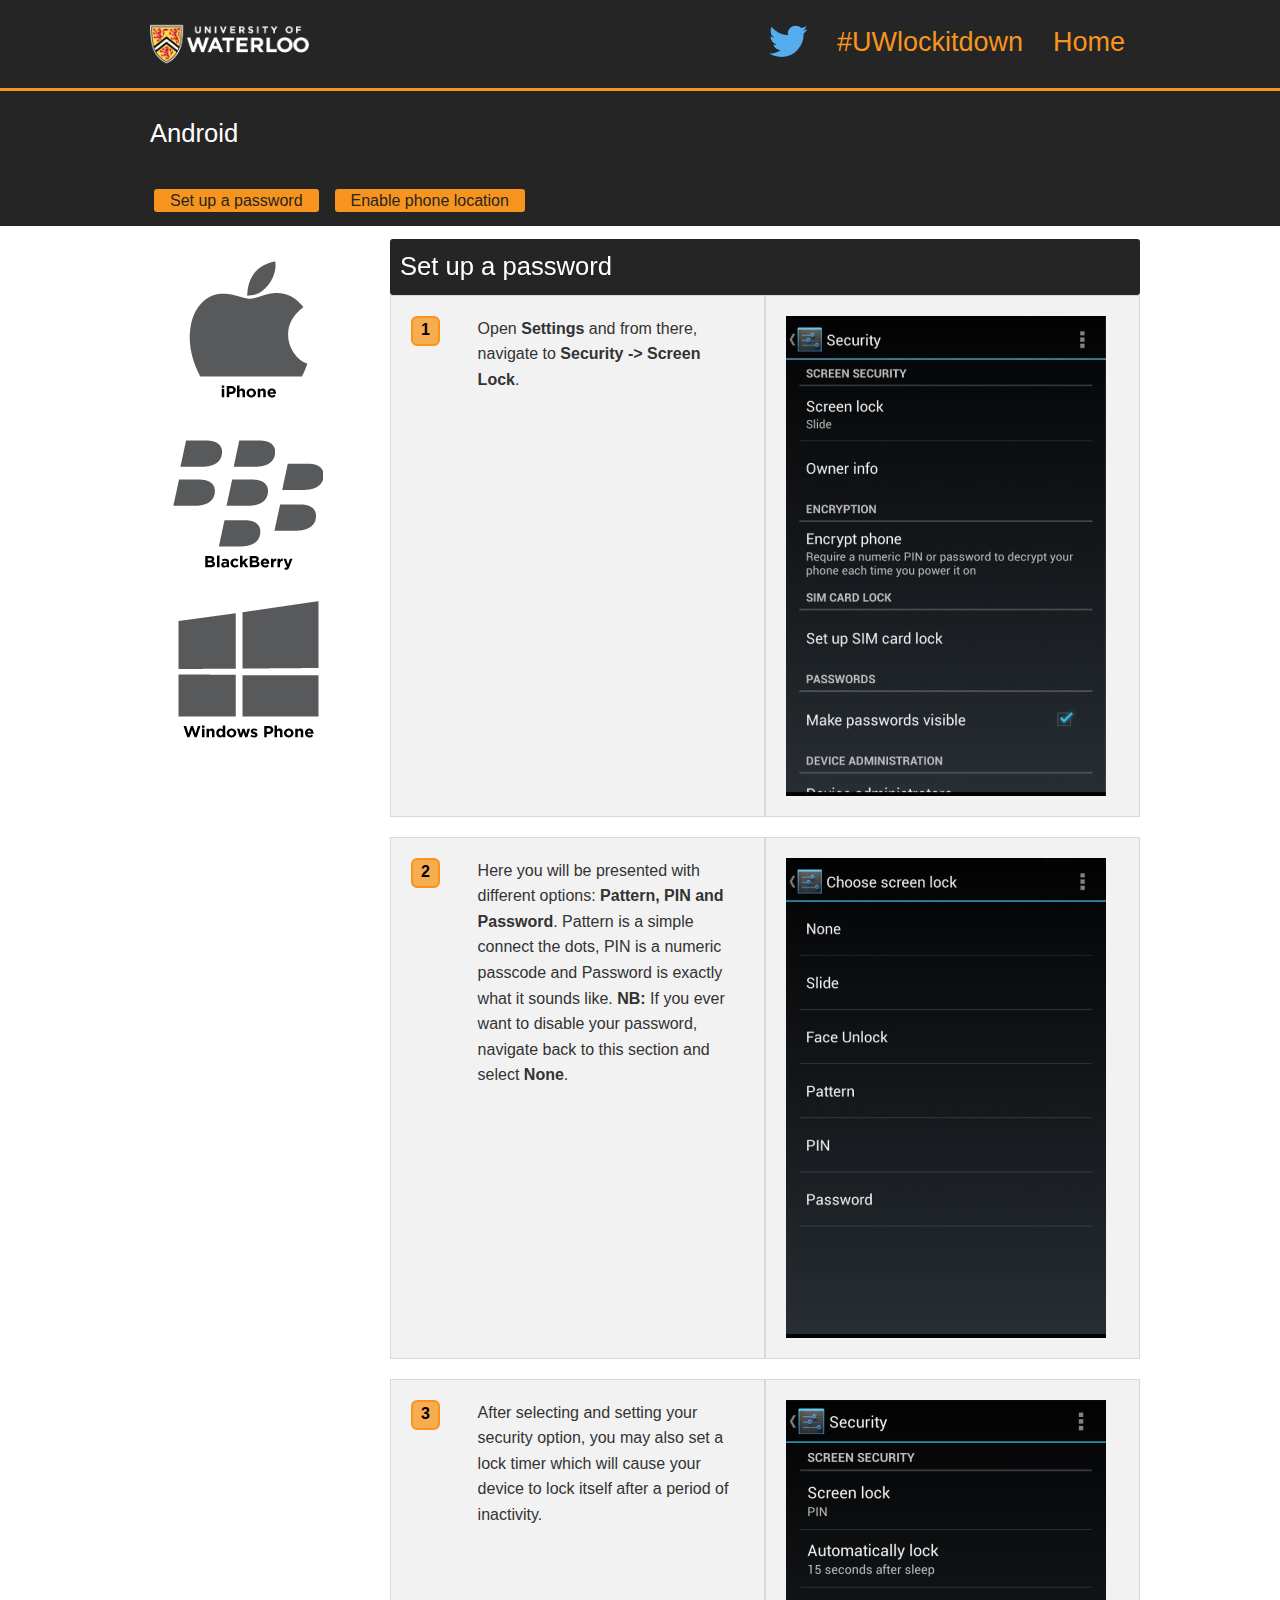
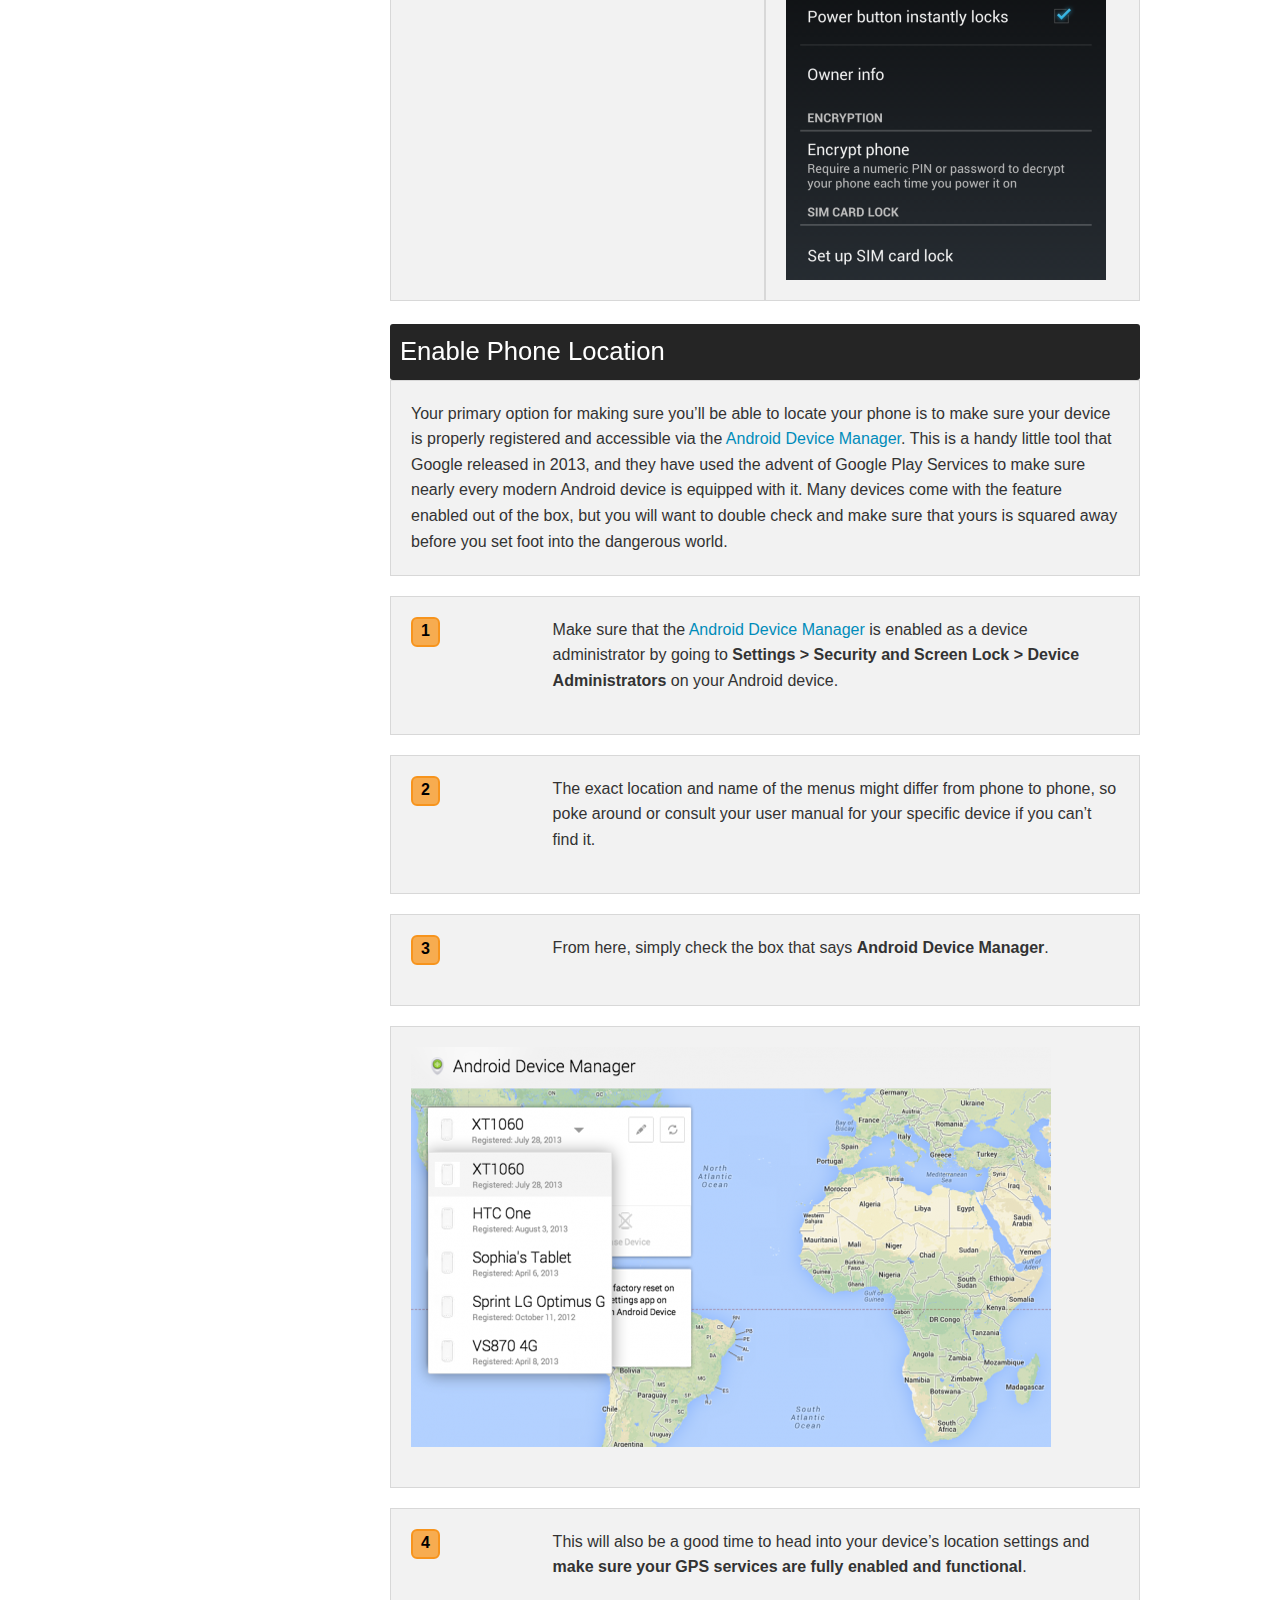
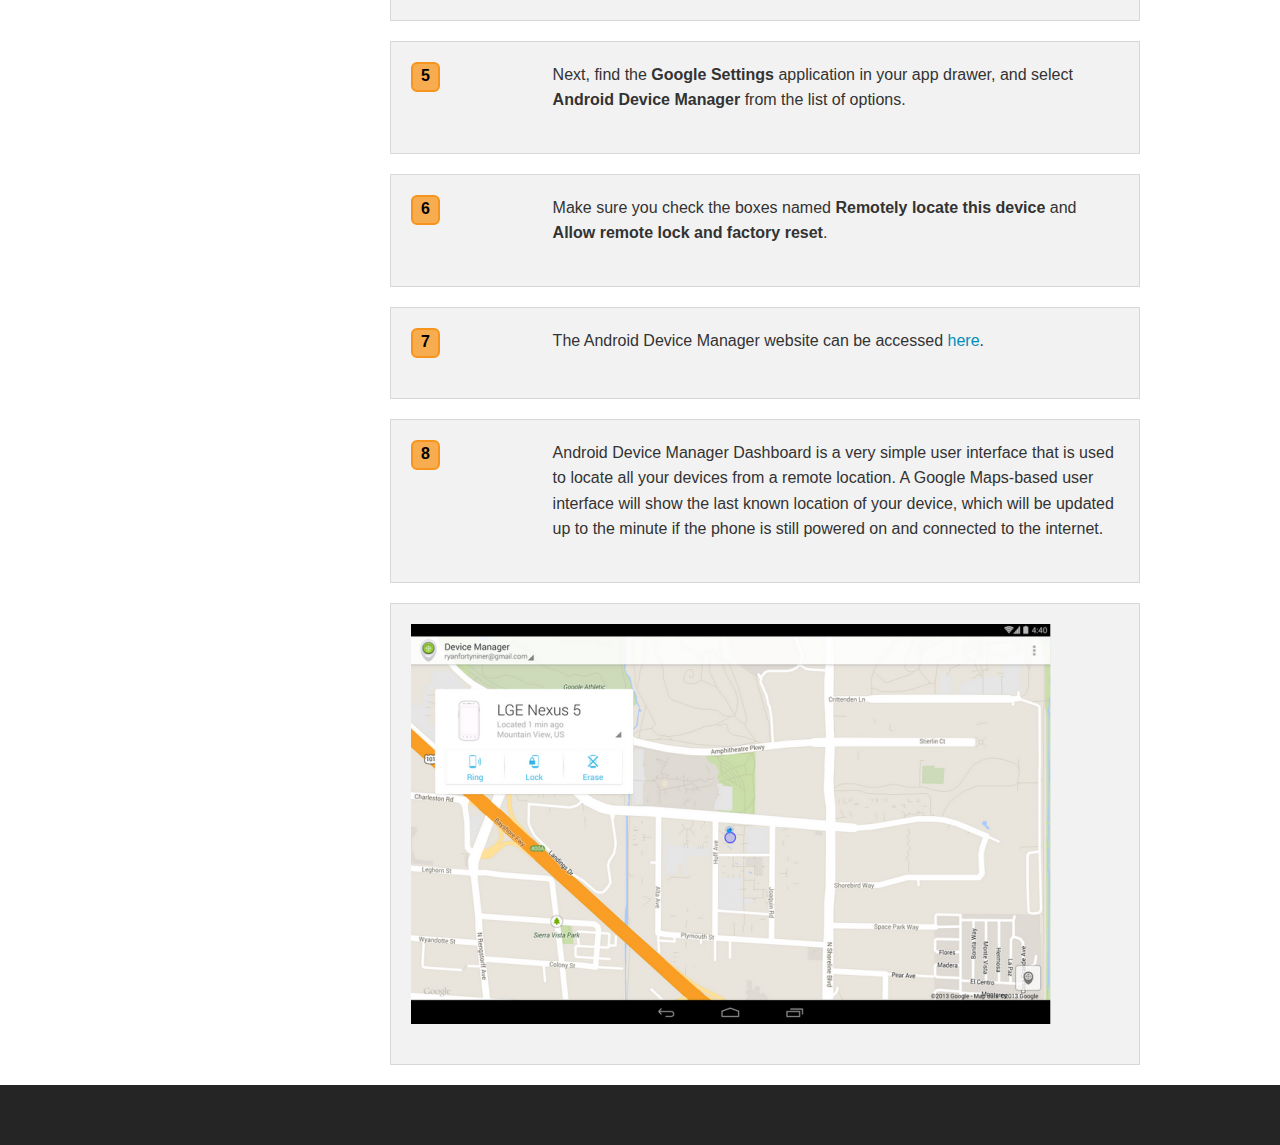
<file: info/android.html>
﻿<!DOCTYPE html>
<html xmlns="http://www.w3.org/1999/xhtml">
<head>
    <!--If moving repositories or locations, only the base link needs to be changed-->
    <base href="http://arafeek.github.io/UwLockItDown/" target="_self" />
    <meta charset="utf-8">
    <meta name="viewport" content="width=device-width, initial-scale=1.0">
    <title>UWlockitdown - Android</title>
    <meta http-equiv="X-UA-Compatible" content="IE=edge" />
    <!-- If you are using CSS version, only link these 2 files, you may add app.css to use for your overrides if you like. -->

    <link href="foundation-5.2.1/css/normalize.css" rel="stylesheet" />
    <link href="foundation-5.2.1/css/foundation.css" rel="stylesheet" />
    <link href="custom/CustomStyleSheet.css" rel="stylesheet" />
    <link href="foundation-icons/foundation-icons.css" rel="stylesheet">
    <script src="foundation-5.2.1/js/vendor/modernizr.js"></script>
</head>
<body>
    <div class="header-large">
        <div class="row">
            <div class=" large-12">
                <nav class="top-bar hide-for-small" data-topbar>
                    <div class="uw-logo left">
                        <a href="http://uwaterloo.ca" style="width:169px">
                            <img alt="University of Waterloo Logo" class="header-logo" style="width:169px; height:auto; padding-left:10px; margin-right:25px" src="Images/logo-uwsmall.png" />
                        </a>
                    </div>
                    <section class="top-bar-section">
                        <ul class="right">
                            <li style="margin-top:-3px;height:auto"><a href="https://twitter.com/intent/tweet?text=This%20is%20how%20I%20&&hashtags=UWlockitdown&&url=http%3A%2F%2Fuwaterloo.ca%2Flockitdown"><i class="fi-social-twitter style1" style="font-size:50px"></i></a></li>
                            <li><h3 class="title" style="color:#F7941D; margin-top:5px">#UWlockitdown</h3></li>
                            <li><a href="index.html"><h3 style="color:#F7941D; margin-top:5px" class="title">Home</h3></a></li>
                        </ul>
                    </section>
                </nav>
            </div>
        </div>
    </div>
    <!--/Topbar-->
    <div class="off-canvas-wrap">
        <div class="inner-wrap">
            <nav class="tab-bar show-for-small">
                <section class="left-small">
                    <a class="left-off-canvas-toggle menu-icon"><span></span></a>

                </section>
                <section class="middle tab-bar-section">
                    <div class="uw-logo" style="display:inline-block">
                         <a href="http://uwaterloo.ca" style="width:150px">
                             <img alt="University of Waterloo Logo" class="header-logo" style="width:140px; height:auto; margin-left:0; margin-right:25px; margin-top:-15px" src="Images/logo-uwsmall.png" />
                         </a>
                     </div>
                </section>

            </nav>
            <aside class="left-off-canvas-menu">
                <ul class="off-canvas-list">
                    <li><a href="index.html">Home</a></li>
                    <li><a href="info/ios.html">iOS</a></li>
                    <li class="divider"></li>
                    <li><a href="info/blackberry.html">Blackberry</a></li>
                    <li class="divider"></li>
                    <li><a href="info/windowsphone.html">Windows Phone</a></li>
                </ul>
            </aside>
            <a class="exit-off-canvas" href="#"></a>
            <!--/miniBar-->

            <div class="twitter-btn-holder show-for-small">
                <div class="twitter-btn">
                    <a href="https://twitter.com/intent/tweet?text=This%20is%20how%20I%20&&hashtags=UWlockitdown&&url=http%3A%2F%2Fuwaterloo.ca%2Flockitdown"><i class="fi-social-twitter style1" style="font-size:50px"></i></a>
                </div>
            </div>
            <div id="content">
                <div class="section-header">
                    <div class="row">
                        <div class="large-12">
                            <div class="title-holder">
                                <h1 class="page-title">Android</h1>
                            </div>
                            <div class="magellan-container" data-magellan-expedition="fixed">
                                <dl class="sub-nav">
                                    <dd data-magellan-arrival="password"><a href="#password">Set up a password</a></dd>
                                    <dd data-magellan-arrival="findPhone"><a href="#findPhone">Enable phone location</a></dd>

                                </dl>
                            </div>
                        </div>
                    </div>
                </div>

                <div class="row" style="margin-top:10px">
                    <div class="small-0 medium-3 large-3 columns hide-for-small">
                        <div class="left-menu-holder">
                            <ul class="os-menu-left">
                                <li><a href="info/ios.html"><div class="ios-icon"></div></a>
                                <li><a href="info/blackberry.html"><div class="bb-icon"></div></a>
                                <li><a href="info/windowsphone.html"><div class="win-icon"></div></a>
                            </ul>
                        </div>
                    </div>

                    <!--Steps-->
                    <div class="small-12 medium-8 large-9 columns">

                        <div class="content">
                            <div class="info-body">
                                <div class="step">
                                    <div class="row" data-equalizer>
                                        <h1 class="page-title" id="password">Set up a password</h1>
                                        <div class="large-6 columns panel" data-equalizer-watch>
                                            <span class="label numbering">1</span>
                                            <div class="paragraph">
                                                <p>
                                                    Open <strong>Settings</strong> and from there, navigate to
                                                    <strong>Security -> Screen Lock</strong>.
                                                </p>
                                            </div>
                                        </div>
                                        <div class="large-6 columns panel" data-equalizer-watch>
                                            <div class="donot-delete" style="height:480px">
                                                <img alt="Android password setup screen one"src="Images/Android_Screen_1.png" />
                                            </div>
                                        </div>
                                    </div>
                                </div>
                                <div class="step">
                                    <div class="row" data-equalizer>
                                        <div class="large-6 columns panel" data-equalizer-watch>
                                            <span class="label numbering">2</span>
                                            <div class="paragraph">
                                                <p>
                                                    Here you will be presented with different options: <strong>Pattern, PIN and Password</strong>.
                                                    Pattern is a simple connect the dots, PIN is a numeric passcode and Password is exactly what it sounds like.
                                                    <strong>NB:</strong> If you ever want to disable your password, navigate back to this section and select <strong>None</strong>.
                                                </p>
                                            </div>
                                        </div>
                                        <div class="large-6 columns panel" data-equalizer-watch>
                                            <div class="donot-delete" style="height:480px">
                                                <img alt="Android password setup screen two" src="Images/Android_Screen_2.png" />
                                            </div>
                                        </div>
                                    </div>
                                </div>
                                <div class="step">
                                    <div class="row" data-equalizer>
                                        <div class="large-6 columns panel" data-equalizer-watch>
                                            <span class="label numbering">3</span>
                                            <div class="paragraph">
                                                <p>
                                                    After selecting and setting your security option, you may also set a lock timer which will cause your
                                                    device to lock itself after a period of inactivity.
                                                </p>
                                            </div>
                                        </div>
                                        <div class="large-6 columns panel" data-equalizer-watch>
                                            <div class="donot-delete" style="height:480px">
                                                <img alt="Android password setup screen three" src="Images/Android_Screen_3.png" />
                                            </div>
                                        </div>
                                    </div>
                                </div>
                            </div>
                            <div class="content" id="findPhone">
                                <div class="info-body">
                                    <div class="step">
                                        <div class="row" data-equalizer>
                                            <h1 class="page-title" id="password">Enable Phone Location</h1>
                                            <div class="large-12 columns panel" data-equalizer-watch>
                                                <p>
                                                    Your primary option for making sure you’ll be able to locate your phone is to make sure your device is properly registered and accessible via the <a href="https://www.google.com/android/devicemanager">Android Device Manager</a>.
                                                    This is a handy little tool that Google released in 2013, and they have used the advent of Google Play Services to make sure nearly every modern Android device is equipped with it. Many devices come with the feature enabled out of the box, but you will want to double check and make sure that yours is squared away before you set foot into the dangerous world.
                                                </p>
                                            </div>
                                        </div>
                                    </div>
                                    <div class="step">
                                        <div class="row" data-equalizer>
                                            <div class="large-12 columns panel" data-equalizer-watch>
                                                <span class="label numbering">1</span>
                                                <div class="paragraph">
                                                    <p>
                                                        Make sure that the <a href="https://www.google.com/android/devicemanager">Android Device Manager</a> is enabled as a device administrator by going to <strong>Settings > Security and Screen Lock > Device Administrators</strong> on your Android device.
                                                    </p>
                                                </div>
                                            </div>
                                        </div>
                                    </div>
                                    <div class="step">
                                        <div class="row" data-equalizer>
                                            <div class="large-12 columns panel" data-equalizer-watch>
                                                <span class="label numbering">2</span>
                                                <div class="paragraph">
                                                    <p>
                                                        The exact location and name of the menus might differ from phone to phone, so poke around or consult your user manual for your specific device if you can’t find it.
                                                    </p>
                                                </div>
                                            </div>
                                        </div>
                                    </div>
                                    <div class="step">
                                        <div class="row" data-equalizer>
                                            <div class="large-12 columns panel" data-equalizer-watch>
                                                <span class="label numbering">3</span>
                                                <div class="paragraph">
                                                    <p>
                                                        From here, simply check the box that says <strong>Android Device Manager</strong>.
                                                    </p>
                                                </div>
                                            </div>
                                        </div>
                                    </div>
                                    <div class="step">
                                        <div class="row" data-equalizer>
                                            <div class="large-12 columns panel" data-equalizer-watch>
                                                <div class="donot-delete" style="height:420px">
                                                    <img alt="Find your Android screen one" src="Images/androidfyf1.png" />
                                                </div>
                                            </div>
                                        </div>
                                    </div>
                                    <div class="step">
                                        <div class="row" data-equalizer>
                                            <div class="large-12 columns panel" data-equalizer-watch>
                                                <span class="label numbering">4</span>
                                                <div class="paragraph">
                                                    <p>
                                                        This will also be a good time to head into your device’s location settings and <strong>make sure your GPS services are fully enabled and functional</strong>.
                                                    </p>
                                                </div>
                                            </div>
                                        </div>
                                    </div>
                                    <div class="step">
                                        <div class="row" data-equalizer>
                                            <div class="large-12 columns panel" data-equalizer-watch>
                                                <span class="label numbering">5</span>
                                                <div class="paragraph">
                                                    <p>
                                                        Next, find the <strong>Google Settings</strong> application in your app drawer, and select <strong>Android Device Manager</strong> from the list of options.
                                                    </p>
                                                </div>
                                            </div>
                                        </div>
                                    </div>
                                    <div class="step">
                                        <div class="row" data-equalizer>
                                            <div class="large-12 columns panel" data-equalizer-watch>
                                                <span class="label numbering">6</span>
                                                <div class="paragraph">
                                                    <p>
                                                        Make sure you check the boxes named <strong>Remotely locate this device</strong> and <strong>Allow remote lock and factory reset</strong>.
                                                    </p>
                                                </div>
                                            </div>
                                        </div>
                                    </div>
                                    <div class="step">
                                        <div class="row" data-equalizer>
                                            <div class="large-12 columns panel" data-equalizer-watch>
                                                <span class="label numbering">7</span>
                                                <div class="paragraph">
                                                    <p>
                                                        The Android Device Manager website can be accessed <a href="https://www.google.com/android/devicemanager">here</a>.
                                                    </p>
                                                </div>
                                            </div>
                                        </div>
                                    </div>
                                    <div class="step">
                                        <div class="row" data-equalizer>
                                            <div class="large-12 columns panel" data-equalizer-watch>
                                                <span class="label numbering">8</span>
                                                <div class="paragraph">
                                                    <p>
                                                        Android Device Manager Dashboard is a very simple user interface that is used to locate all your devices from a remote location. A Google Maps-based user interface will show the last known location of your device, which will be updated up to the minute if the phone is still powered on and connected to the internet.
                                                    </p>
                                                </div>
                                            </div>
                                        </div>
                                    </div>
                                    <div class="step">
                                        <div class="row" data-equalizer>
                                            <div class="large-12 columns panel" data-equalizer-watch>
                                                <div class="donot-delete" style="height:420px">
                                                    <img alt="Find your Android screen two" src="Images/androidfyf2.png" />
                                                </div>
                                            </div>
                                        </div>
                                    </div>
                                </div>
                            </div>
                        </div>
                    </div>

                    <div class="small-0 medium-1 large-0"></div>
                </div>
            </div>
        </div>
    </div>

    <div class="global-footer">
    </div>

    <script src="foundation-5.2.1/js/vendor/jquery.js"></script>
    <noscript>You do not have scripts enabled. Enable scripts to properly view this content.</noscript>
    <script src="foundation-5.2.1/js/foundation.min.js"></script>
    <noscript>You do not have scripts enabled. Enable scripts to properly view this content.</noscript>
    <script>
        $(document).foundation();
    </script>
    <noscript>You do not have scripts enabled. Enable scripts to properly view this content.</noscript>
    <script>!function (d, s, id) { var js, fjs = d.getElementsByTagName(s)[0]; if (!d.getElementById(id)) { js = d.createElement(s); js.id = id; js.src = "https://platform.twitter.com/widgets.js"; fjs.parentNode.insertBefore(js, fjs); } }(document, "script", "twitter-wjs");</script>
    <noscript>You do not have scripts enabled. Enable scripts to properly view this content.</noscript>
</body>
</html>
</file>
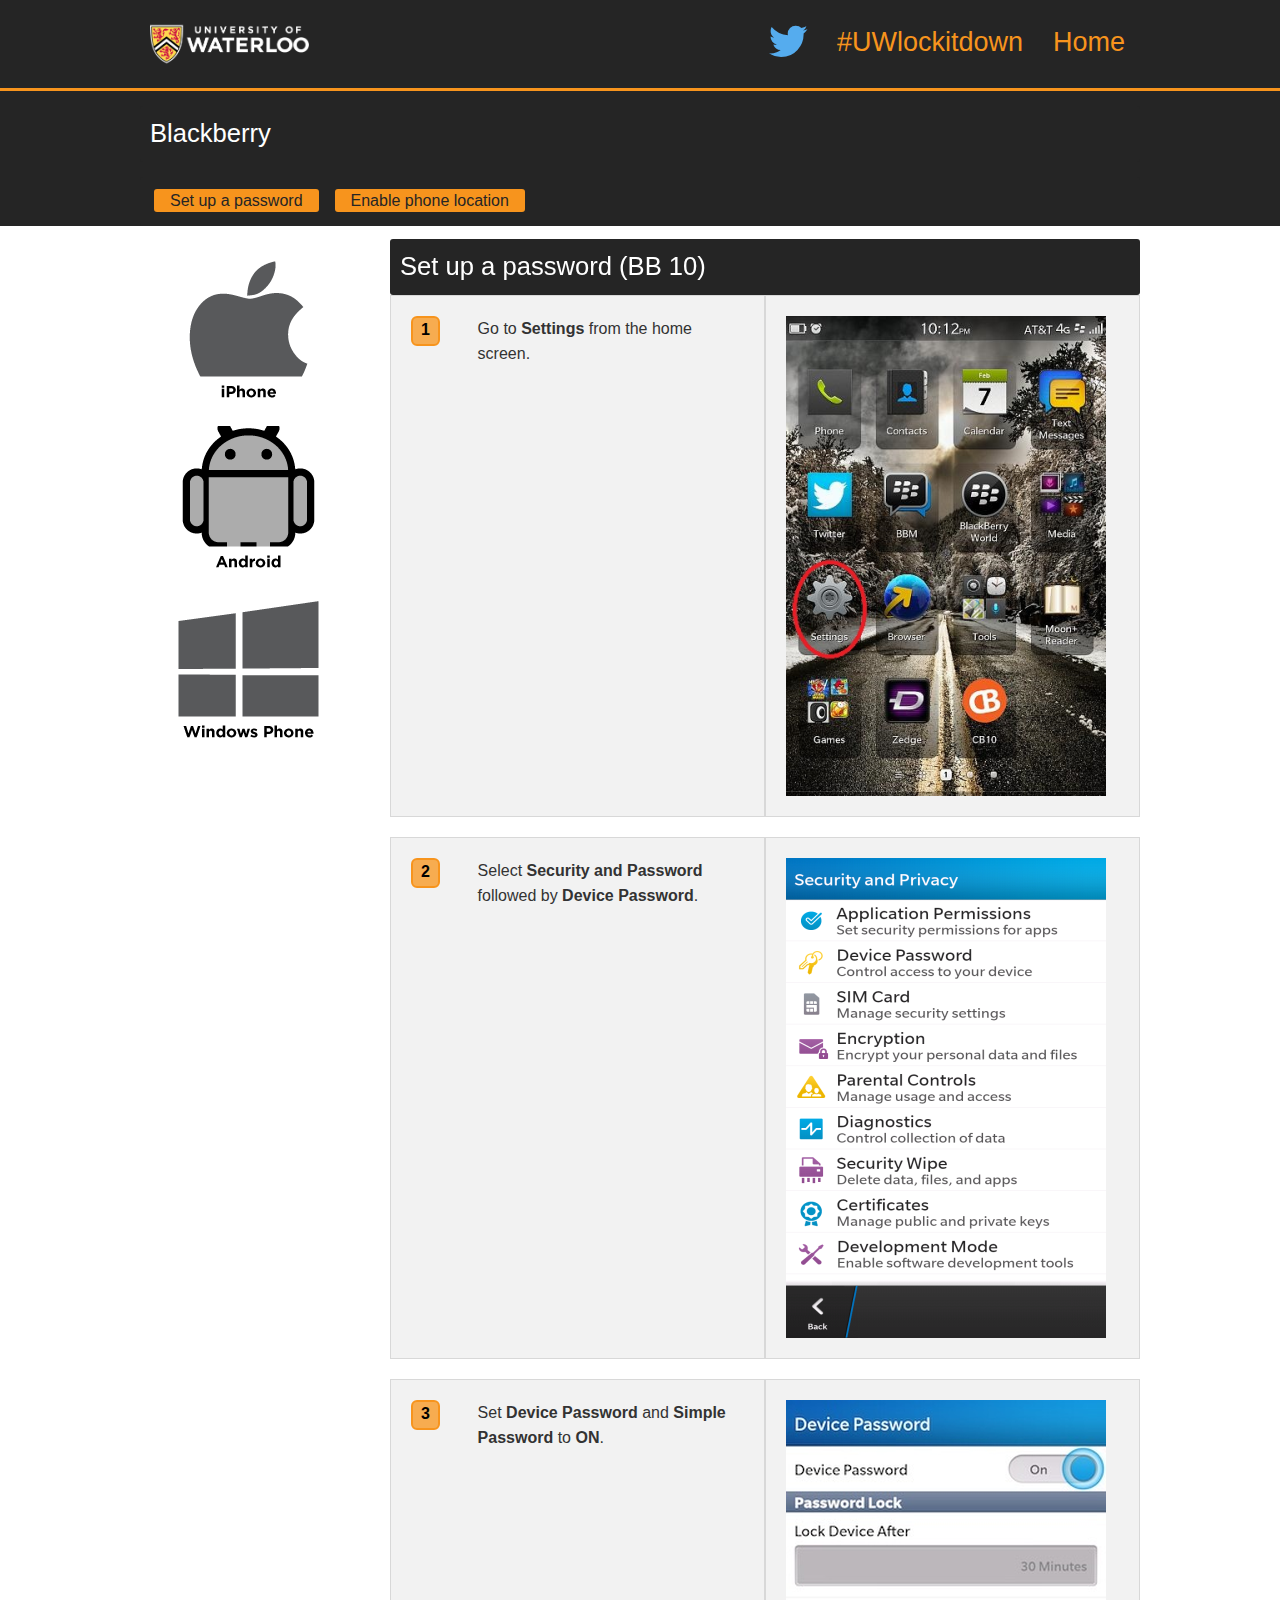
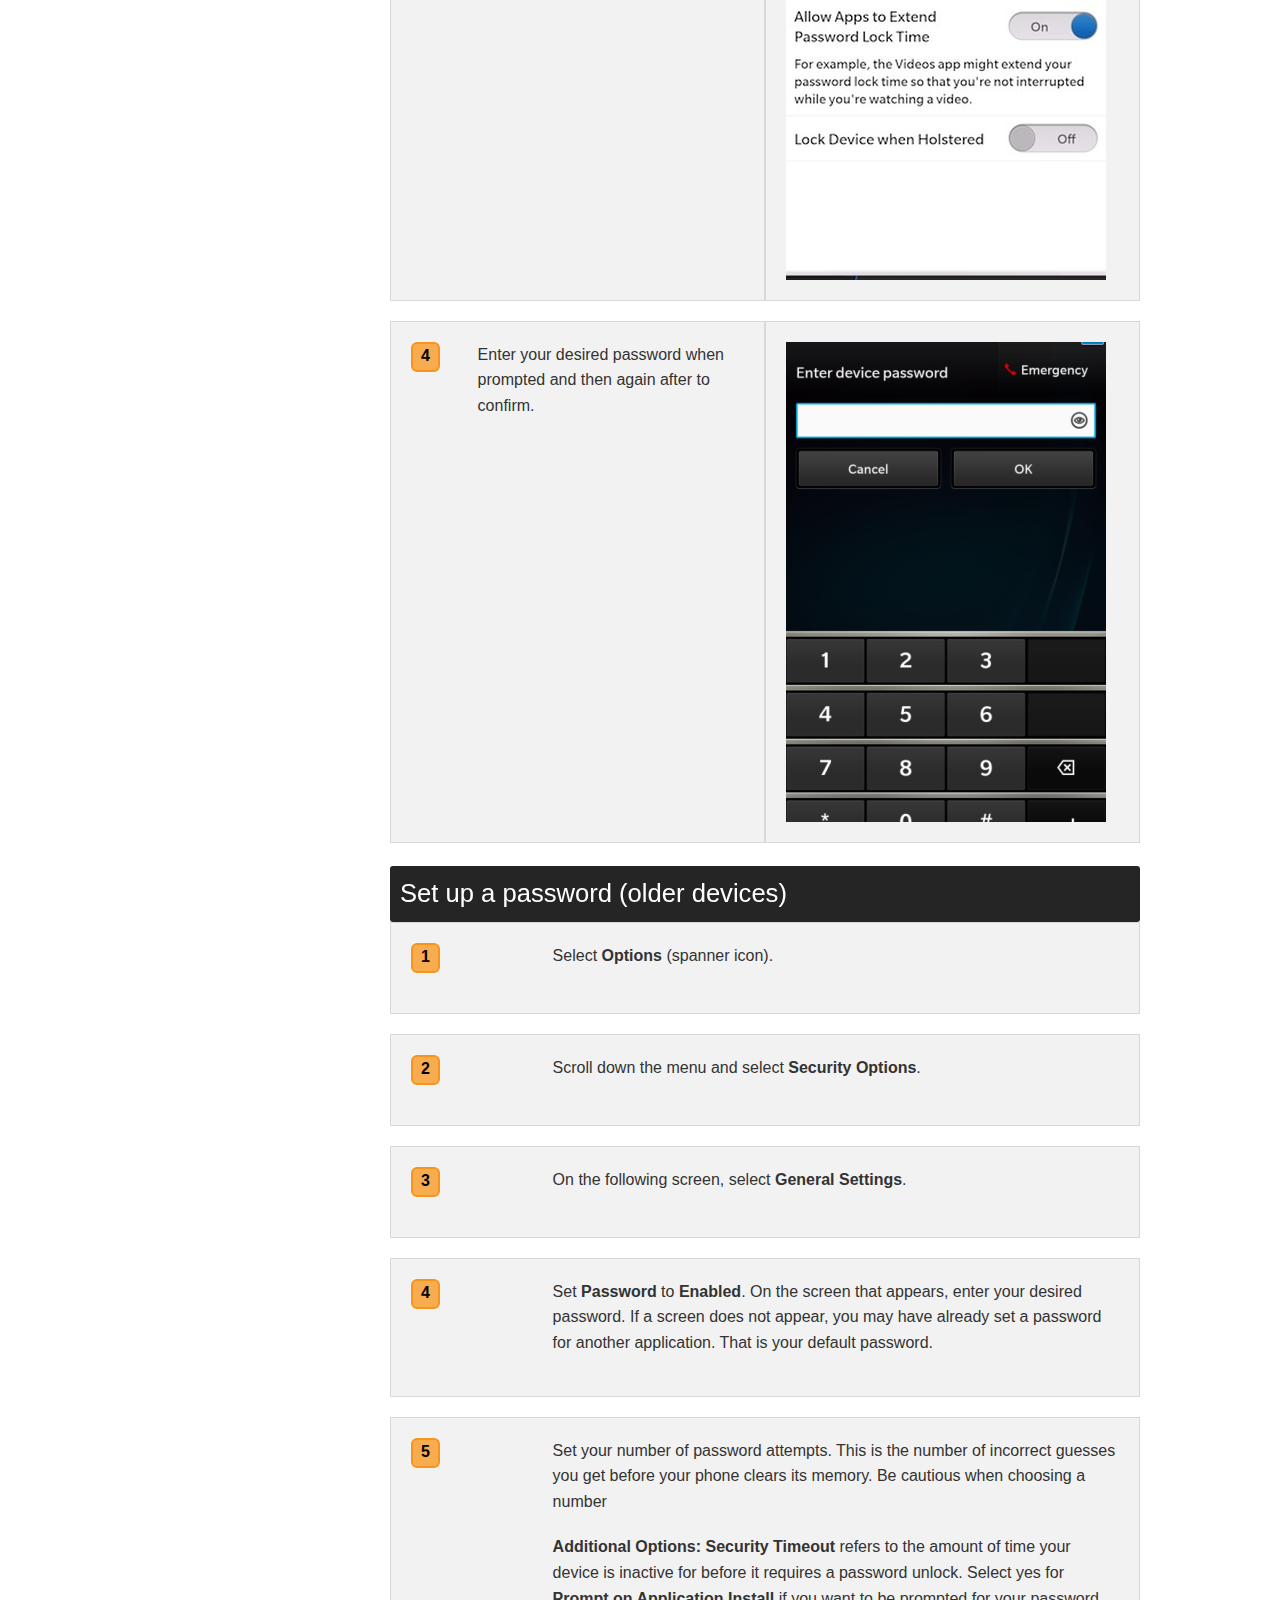
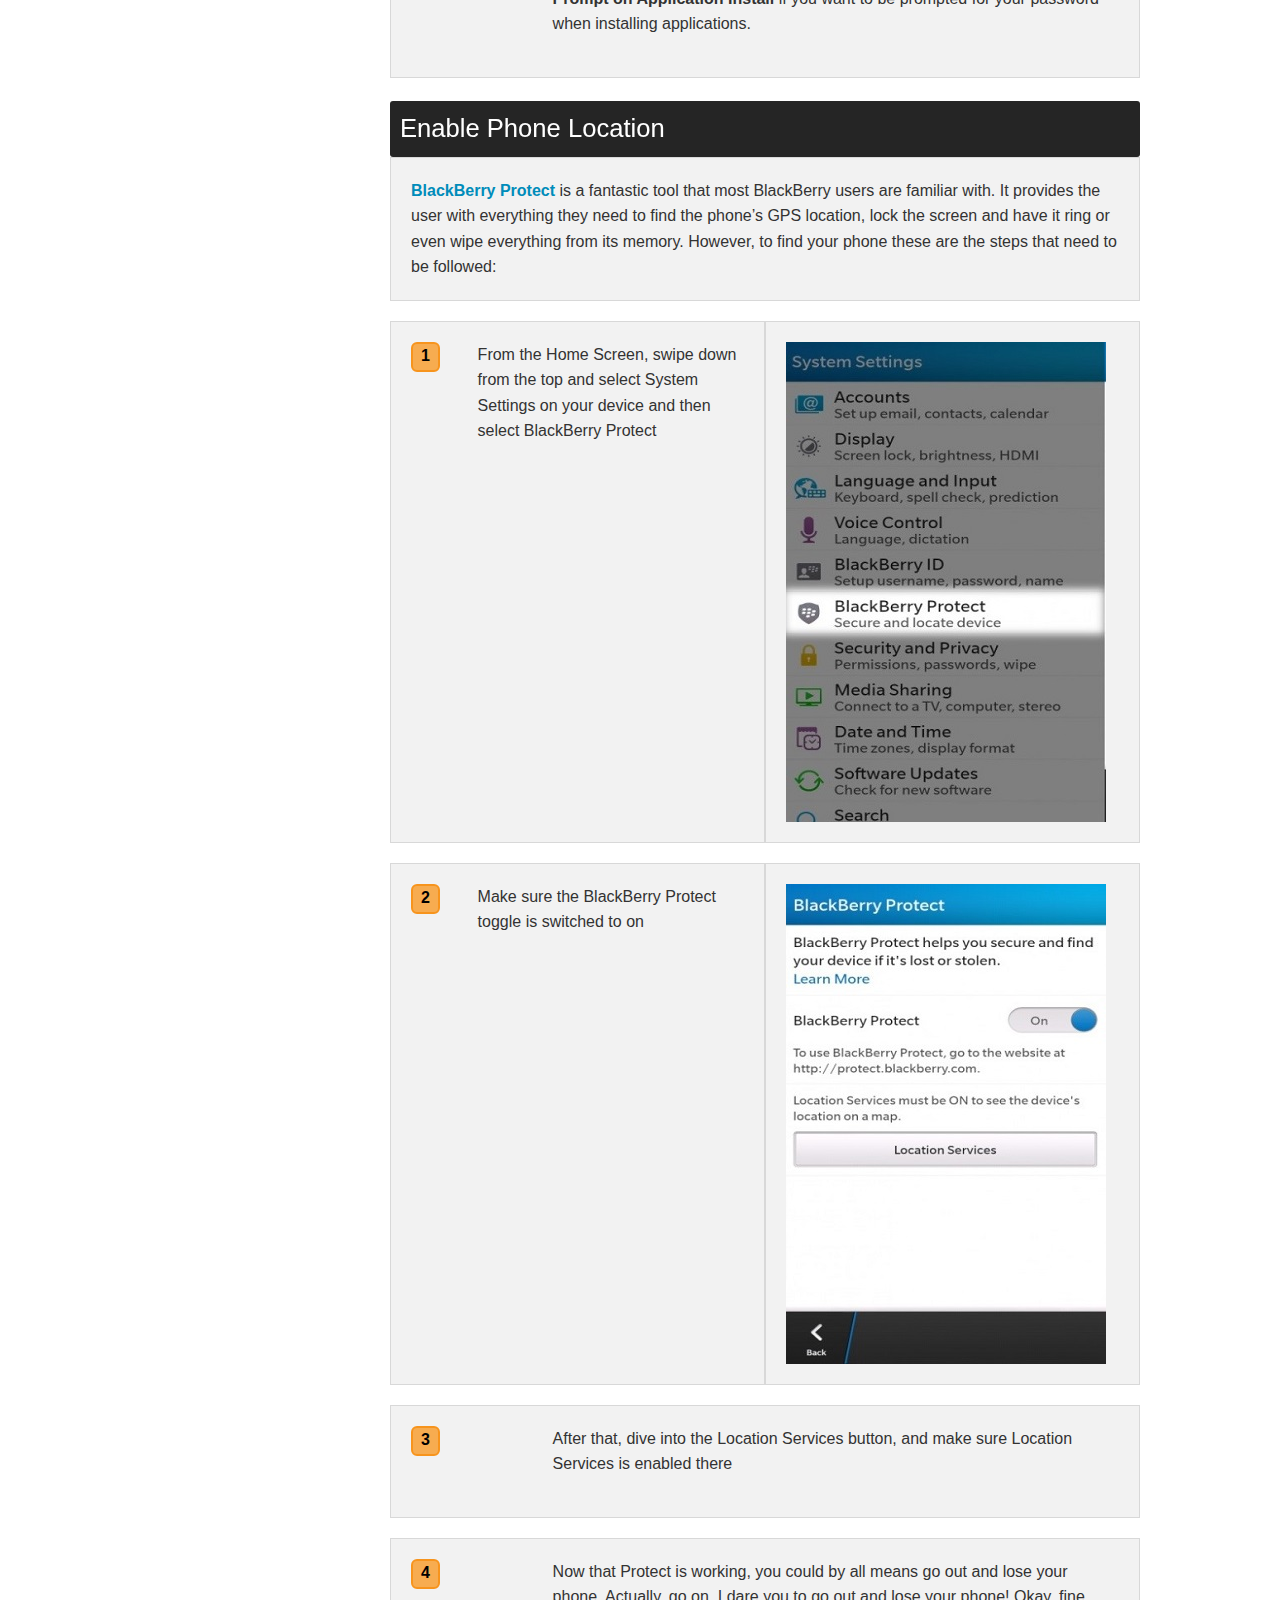
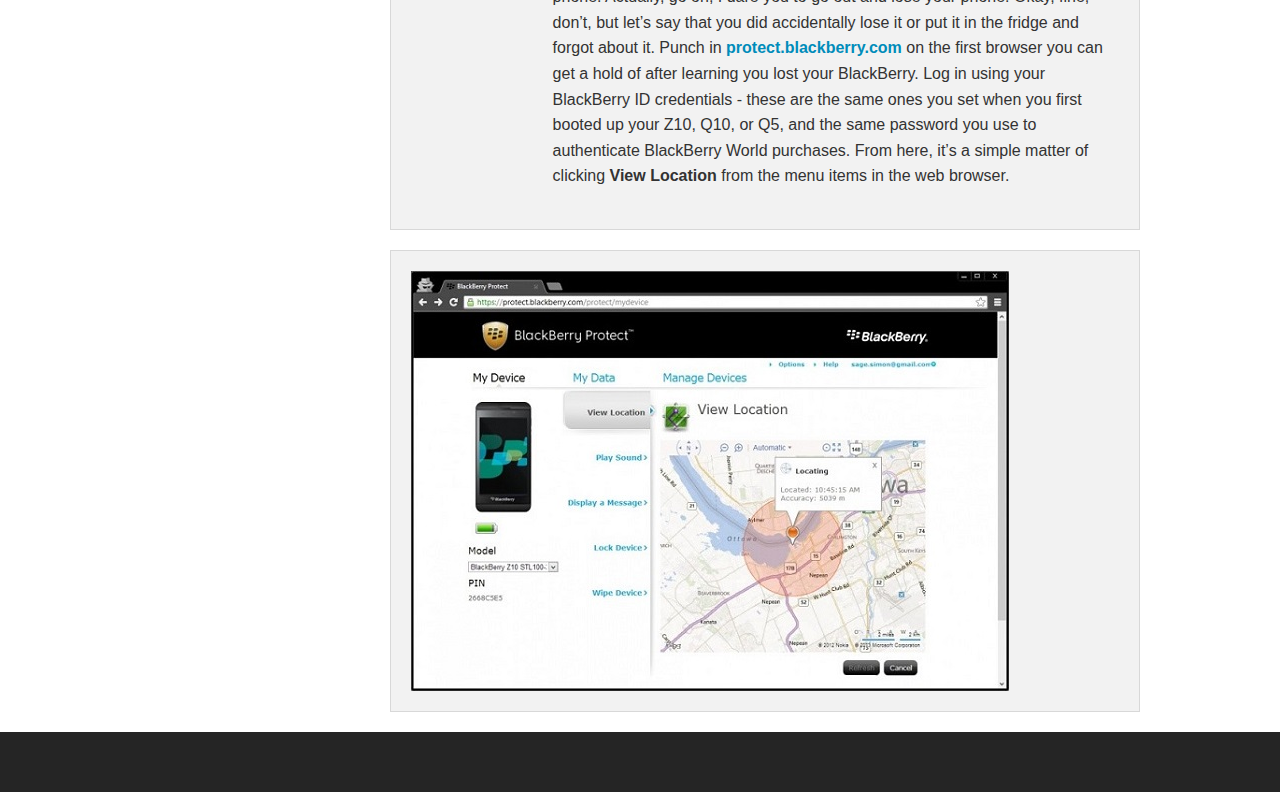
<file: info/blackberry.html>
﻿<!DOCTYPE html>
<html xmlns="http://www.w3.org/1999/xhtml">
<head>
    <!--If moving repositories or locations, only the base link needs to be changed-->
    <base href="http://arafeek.github.io/UwLockItDown/" target="_self" />
    <meta charset="utf-8">
    <meta name="viewport" content="width=device-width, initial-scale=1.0">
    <title>UWlockitdown - Android</title>
    <meta http-equiv="X-UA-Compatible" content="IE=edge" />
    <!-- If you are using CSS version, only link these 2 files, you may add app.css to use for your overrides if you like. -->

    <link href="foundation-5.2.1/css/normalize.css" rel="stylesheet" />
    <link href="foundation-5.2.1/css/foundation.css" rel="stylesheet" />
    <link href="custom/CustomStyleSheet.css" rel="stylesheet" />
    <link href="foundation-icons/foundation-icons.css" rel="stylesheet">
    <script src="foundation-5.2.1/js/vendor/modernizr.js"></script>
</head>
<body>
    <div class="header-large">
        <div class="row">
            <div class=" large-12">
                <nav class="top-bar hide-for-small" data-topbar>
                    <div class="uw-logo left">
                        <a href="http://uwaterloo.ca" style="width:169px">
                            <img alt="University of Waterloo Logo" class="header-logo" style="width:169px; height:auto; padding-left:10px; margin-right:25px" src="Images/logo-uwsmall.png" />
                        </a>
                    </div>
                    <section class="top-bar-section">
                        <ul class="right">
                            <li style="margin-top:-3px;height:auto"><a href="https://twitter.com/intent/tweet?text=This%20is%20how%20I%20&&hashtags=UWlockitdown&&url=http%3A%2F%2Fuwaterloo.ca%2Flockitdown"><i class="fi-social-twitter style1" style="font-size:50px"></i></a></li>
                            <li><h3 class="title" style="color:#F7941D; margin-top:5px">#UWlockitdown</h3></li>
                            <li><a href="index.html"><h3 style="color:#F7941D; margin-top:5px" class="title">Home</h3></a></li>
                        </ul>
                    </section>
                </nav>
            </div>
        </div>
    </div>
    <!--/Topbar-->
    <div class="off-canvas-wrap">
        <div class="inner-wrap">
            <nav class="tab-bar show-for-small">
                <section class="left-small">
                    <a class="left-off-canvas-toggle menu-icon"><span></span></a>

                </section>
                <section class="middle tab-bar-section">
                    <div class="uw-logo" style="display:inline-block">
                         <a href="http://uwaterloo.ca" style="width:150px">
                             <img alt="University of Waterloo Logo" class="header-logo" style="width:140px; height:auto; margin-left:0; margin-right:25px; margin-top:-15px" src="Images/logo-uwsmall.png" />
                         </a>
                     </div>                
                </section>

            </nav>
            <aside class="left-off-canvas-menu">
                <ul class="off-canvas-list">
                    <li><a href="index.html">Home</a></li>
                    <li><a href="info/ios.html">iOS</a></li>
                    <li class="divider"></li>
                    <li><a href="info/android.html">Android</a></li>
                    <li class="divider"></li>
                    <li><a href="info/windowsphone.html">Windows Phone</a></li>
                </ul>
            </aside>
            <a class="exit-off-canvas" href="#"></a>
            <!--/miniBar-->

            <div class="twitter-btn-holder show-for-small">
                <div class="twitter-btn">
                    <a href="https://twitter.com/intent/tweet?text=This%20is%20how%20I%20&&hashtags=UWlockitdown&&url=http%3A%2F%2Fuwaterloo.ca%2Flockitdown"><i class="fi-social-twitter style1" style="font-size:50px"></i></a>
                </div>
            </div>
            <div id="content">
                <div class="section-header">
                    <div class="row">
                        <div class="large-12">
                            <div class="title-holder">
                                <h1 class="page-title">Blackberry</h1>
                            </div>
                            <div class="magellan-container" data-magellan-expedition="fixed">
                                <dl class="sub-nav">
                                    <dd data-magellan-arrival="password"><a href="#password">Set up a password</a></dd>
                                    <dd data-magellan-arrival="findPhone"><a href="#findPhone">Enable phone location</a></dd>

                                </dl>
                            </div>
                        </div>
                    </div>
                </div>

                <div class="row" style="margin-top:10px">
                    <div class="small-0 medium-3 large-3 columns hide-for-small">
                        <div class="left-menu-holder">
                            <ul class="os-menu-left">
                                <li><a href="info/ios.html"><div class="ios-icon"></div></a>
                                <li><a href="info/android.html"><div class="android-icon"></div></a>
                                <li><a href="info/windowsphone.html"><div class="win-icon"></div></a>
                            </ul>
                        </div>
                    </div>

                    <!--Steps-->
                    <div class="small-12 medium-8 large-9 columns">

                        <div class="content">
                            <div class="info-body">
                                <div class="step">
                                    <div class="row" data-equalizer>
                                        <h1 class="page-title" id="password">Set up a password (BB 10)</h1>
                                        <div class="large-6 columns panel" data-equalizer-watch>
                                            <span class="label numbering">1</span>
                                            <div class="paragraph">
                                                <p>
                                                    Go to <strong>Settings</strong> from the home screen.
                                                </p>
                                            </div>
                                        </div>
                                        <div class="large-6 columns panel" data-equalizer-watch>
                                            <div class="donot-delete" style="height:480px">
                                                <img alt="Blackberry password setup one" src="Images/BB_Screen_1.png" />
                                            </div>
                                        </div>
                                    </div>
                                </div>
                                <div class="step">
                                    <div class="row" data-equalizer>
                                        <div class="large-6 columns panel" data-equalizer-watch>
                                            <span class="label numbering">2</span>
                                            <div class="paragraph">
                                                <p>
                                                    Select <strong>Security and Password</strong> followed by <strong>Device Password</strong>.
                                                </p>
                                            </div>
                                        </div>
                                        <div class="large-6 columns panel" data-equalizer-watch>
                                            <div class="donot-delete" style="height:480px">
                                                <img alt="Blackberry password setup two" src="Images/BB_Screen_2.png" />
                                            </div>
                                        </div>
                                    </div>
                                </div>
                                <div class="step">
                                    <div class="row" data-equalizer>
                                        <div class="large-6 columns panel" data-equalizer-watch>
                                            <span class="label numbering">3</span>
                                            <div class="paragraph">
                                                <p>
                                                    Set <strong>Device Password</strong> and <strong>Simple Password</strong> to <strong>ON</strong>.
                                                </p>
                                            </div>
                                        </div>
                                        <div class="large-6 columns panel" data-equalizer-watch>
                                            <div class="donot-delete" style="height:480px">
                                                <img alt="Blackberry password setup three" src="Images/BB_Screen_3.png" />
                                            </div>
                                        </div>
                                    </div>
                                </div>
                                <div class="step">
                                    <div class="row" data-equalizer>
                                        <div class="large-6 columns panel" data-equalizer-watch>
                                            <span class="label numbering">4</span>
                                            <div class="paragraph">
                                                <p>
                                                    Enter your desired password when prompted and then again after to confirm.
                                                </p>
                                            </div>
                                        </div>
                                        <div class="large-6 columns panel" data-equalizer-watch>
                                            <div class="donot-delete" style="height:480px">
                                                <img alt="Blackberry password setup four" src="Images/BB_Screen_4.png" />
                                            </div>
                                        </div>
                                    </div>
                                </div>

                            </div>
                        </div>
                        <div class="content">
                            <div class="info-body">
                                <div class="step">
                                    <div class="row" data-equalizer>
                                        <h1 class="page-title" id="password">Set up a password (older devices)</h1>
                                        <div class="large-12 columns panel" data-equalizer-watch>
                                            <span class="label numbering">1</span>
                                            <div class="paragraph">
                                                <p>
                                                    Select <strong>Options</strong> (spanner icon).
                                                </p>
                                            </div>
                                        </div>
                                    </div>
                                </div>
                                <div class="step">
                                    <div class="row" data-equalizer>
                                        <div class="large-12 columns panel" data-equalizer-watch>
                                            <span class="label numbering">2</span>
                                            <div class="paragraph">
                                                <p>
                                                    Scroll down the menu and select <strong>Security Options</strong>.
                                                </p>
                                            </div>
                                        </div>
                                    </div>
                                </div>
                                <div class="step">
                                    <div class="row" data-equalizer>
                                        <div class="large-12 columns panel" data-equalizer-watch>
                                            <span class="label numbering">3</span>
                                            <div class="paragraph">
                                                <p>
                                                    On the following screen, select <strong>General Settings</strong>.
                                                </p>
                                            </div>
                                        </div>
                                    </div>
                                </div>
                                <div class="step">
                                    <div class="row" data-equalizer>
                                        <div class="large-12 columns panel" data-equalizer-watch>
                                            <span class="label numbering">4</span>
                                            <div class="paragraph">
                                                <p>
                                                    Set <strong>Password</strong> to <strong>Enabled</strong>.
                                                    On the screen that appears, enter your desired password. If a screen does not appear,
                                                    you may have already set a password for another application. That is your default password.
                                                </p>
                                            </div>
                                        </div>
                                    </div>
                                </div>
                                <div class="step">
                                    <div class="row" data-equalizer>
                                        <div class="large-12 columns panel" data-equalizer-watch>
                                            <span class="label numbering">5</span>
                                            <div class="paragraph">
                                                <p>
                                                    Set your number of password attempts. This is the number of incorrect guesses you get before
                                                    your phone clears its memory. Be cautious when choosing a number
                                                </p>
                                                <p>
                                                    <strong>Additional Options:</strong> <strong>Security Timeout</strong> refers to the amount of time your device is inactive for before it requires a password unlock.
                                                    Select yes for <strong>Prompt on Application Install</strong> if you want to be prompted for your password when installing applications.
                                                </p>
                                            </div>
                                        </div>
                                    </div>
                                </div>
                            </div>
                        </div>
                        <div class="content" id="findPhone">
                            <div class="info-body">
                                <div class="step">
                                    <div class="row" data-equalizer>
                                        <h1 class="page-title" id="password">Enable Phone Location</h1>
                                        <div class="large-12 columns panel" data-equalizer-watch>
                                            <p>
                                                <strong><a href="https://protect.blackberry.com">BlackBerry Protect</a></strong> is a fantastic tool that most BlackBerry users are familiar with. It provides the user with
                                                everything they need to find the phone’s GPS location, lock the screen and have it ring or even wipe everything
                                                from its memory. However, to find your phone these are the steps that need to be followed:
                                            </p>
                                        </div>
                                    </div>
                                </div>
                                <div class="step">
                                    <div class="row" data-equalizer>
                                        <div class="large-6 columns panel" data-equalizer-watch>
                                            <span class="label numbering">1</span>
                                            <div class="paragraph">
                                                <p>
                                                    From the Home Screen, swipe down from the top and select System Settings on your device and then select BlackBerry Protect
                                                </p>
                                            </div>
                                        </div>
                                        <div class="large-6 columns panel" data-equalizer-watch>
                                            <div class="donot-delete" style="height:480px">
                                                <img alt="Find your Blackberry one" src="Images/bbfyf1-1.jpg" />
                                            </div>
                                        </div>
                                    </div>
                                </div>
                                <div class="step">
                                    <div class="row" data-equalizer>
                                        <div class="large-6 columns panel" data-equalizer-watch>
                                            <span class="label numbering">2</span>
                                            <div class="paragraph">
                                                <p>
                                                    Make sure the BlackBerry Protect toggle is switched to on
                                                </p>
                                            </div>
                                        </div>
                                        <div class="large-6 columns panel" data-equalizer-watch>
                                            <div class="donot-delete" style="height:480px">
                                                <img alt="Find your Blackberry two" src="Images/bbfyf1-2.jpg" />
                                            </div>
                                        </div>
                                    </div>
                                </div>
                                <div class="step">
                                    <div class="row" data-equalizer>
                                        <div class="large-12 columns panel" data-equalizer-watch>
                                            <span class="label numbering">3</span>
                                            <div class="paragraph">
                                                <p>
                                                    After that, dive into the Location Services button, and make sure Location Services is enabled there
                                                </p>
                                            </div>
                                        </div>
                                    </div>
                                </div>
                                <div class="step">
                                    <div class="row" data-equalizer>
                                        <div class="large-12 columns panel" data-equalizer-watch>
                                            <span class="label numbering">4</span>
                                            <div class="paragraph">
                                                <p>
                                                    Now that Protect is working, you could by all means go out and lose your phone. Actually, go on, I dare you to go out and lose your phone! Okay,
                                                    fine, don’t, but let’s say that you did accidentally lose it or put it in the fridge and forgot about it. Punch in <strong><a href="https://protect.blackberry.com">protect.blackberry.com</a></strong> on the first
                                                    browser you can get a hold of after learning you lost your BlackBerry. Log in using your BlackBerry ID credentials - these are the same ones you set when
                                                    you first booted up your Z10, Q10, or Q5, and the same password you use to authenticate BlackBerry World purchases.
                                                    From here, it’s a simple matter of clicking <strong>View Location</strong> from the menu items in the web browser.

                                                </p>
                                            </div>
                                        </div>
                                    </div>
                                </div>
                                <div class="step">
                                    <div class="row" data-equalizer>
                                        <div class="large-12 columns panel" data-equalizer-watch>
                                            <div class="donot-delete" style="height:420px">
                                                <img alt="Find your Blackberry three" src="Images/bbfyf3.jpg" />
                                            </div>
                                        </div>
                                    </div>
                                </div>
                            </div>
                        </div>
                    </div>
                    <div class="small-0 medium-1 large-0"></div>
                </div>
            </div>
        </div>
    </div>

    <div class="global-footer">
    </div>

    <script src="foundation-5.2.1/js/vendor/jquery.js"></script>
    <noscript>You do not have scripts enabled. Enable scripts to properly view this content.</noscript>
    <script src="foundation-5.2.1/js/foundation.min.js"></script>
    <noscript>You do not have scripts enabled. Enable scripts to properly view this content.</noscript>
    <script>
        $(document).foundation();
    </script>
    <noscript>You do not have scripts enabled. Enable scripts to properly view this content.</noscript>
    <script>!function (d, s, id) { var js, fjs = d.getElementsByTagName(s)[0]; if (!d.getElementById(id)) { js = d.createElement(s); js.id = id; js.src = "https://platform.twitter.com/widgets.js"; fjs.parentNode.insertBefore(js, fjs); } }(document, "script", "twitter-wjs");</script>
    <noscript>You do not have scripts enabled. Enable scripts to properly view this content.</noscript>
</body>
</html>
</file>
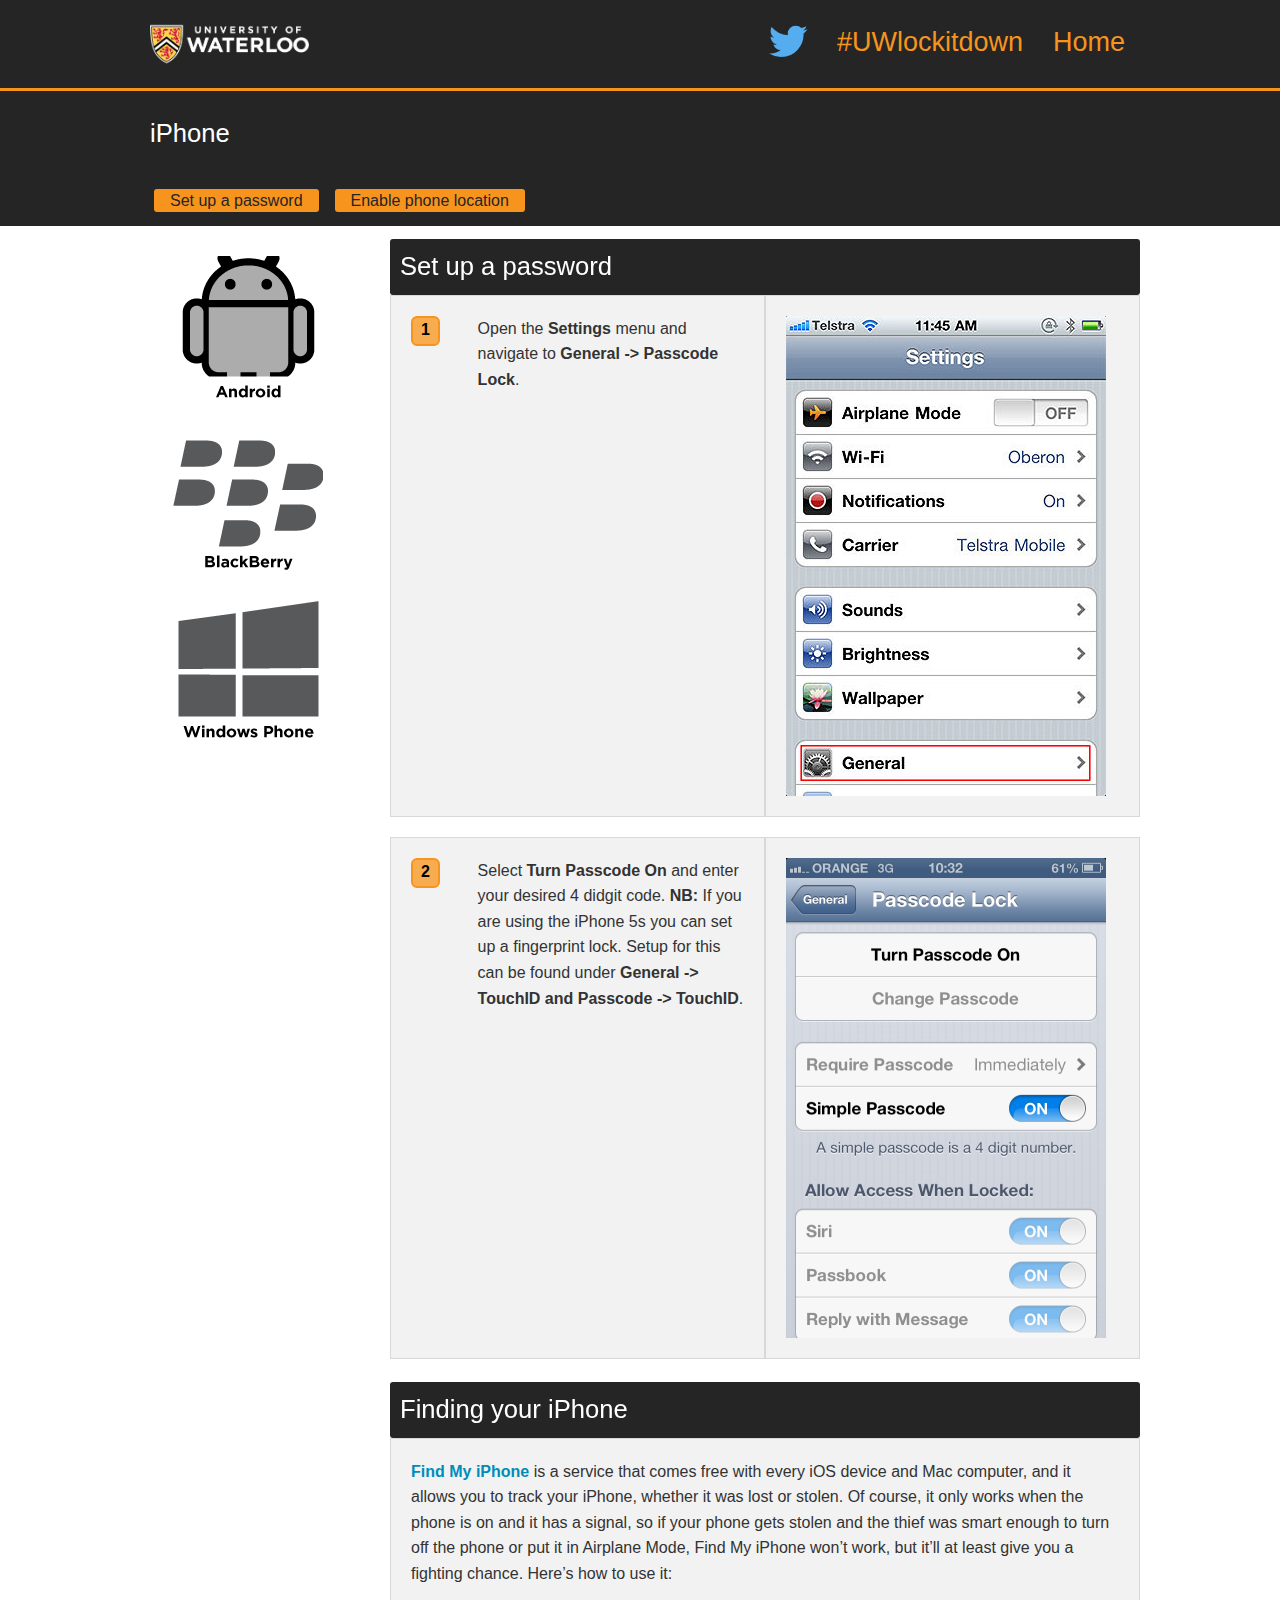
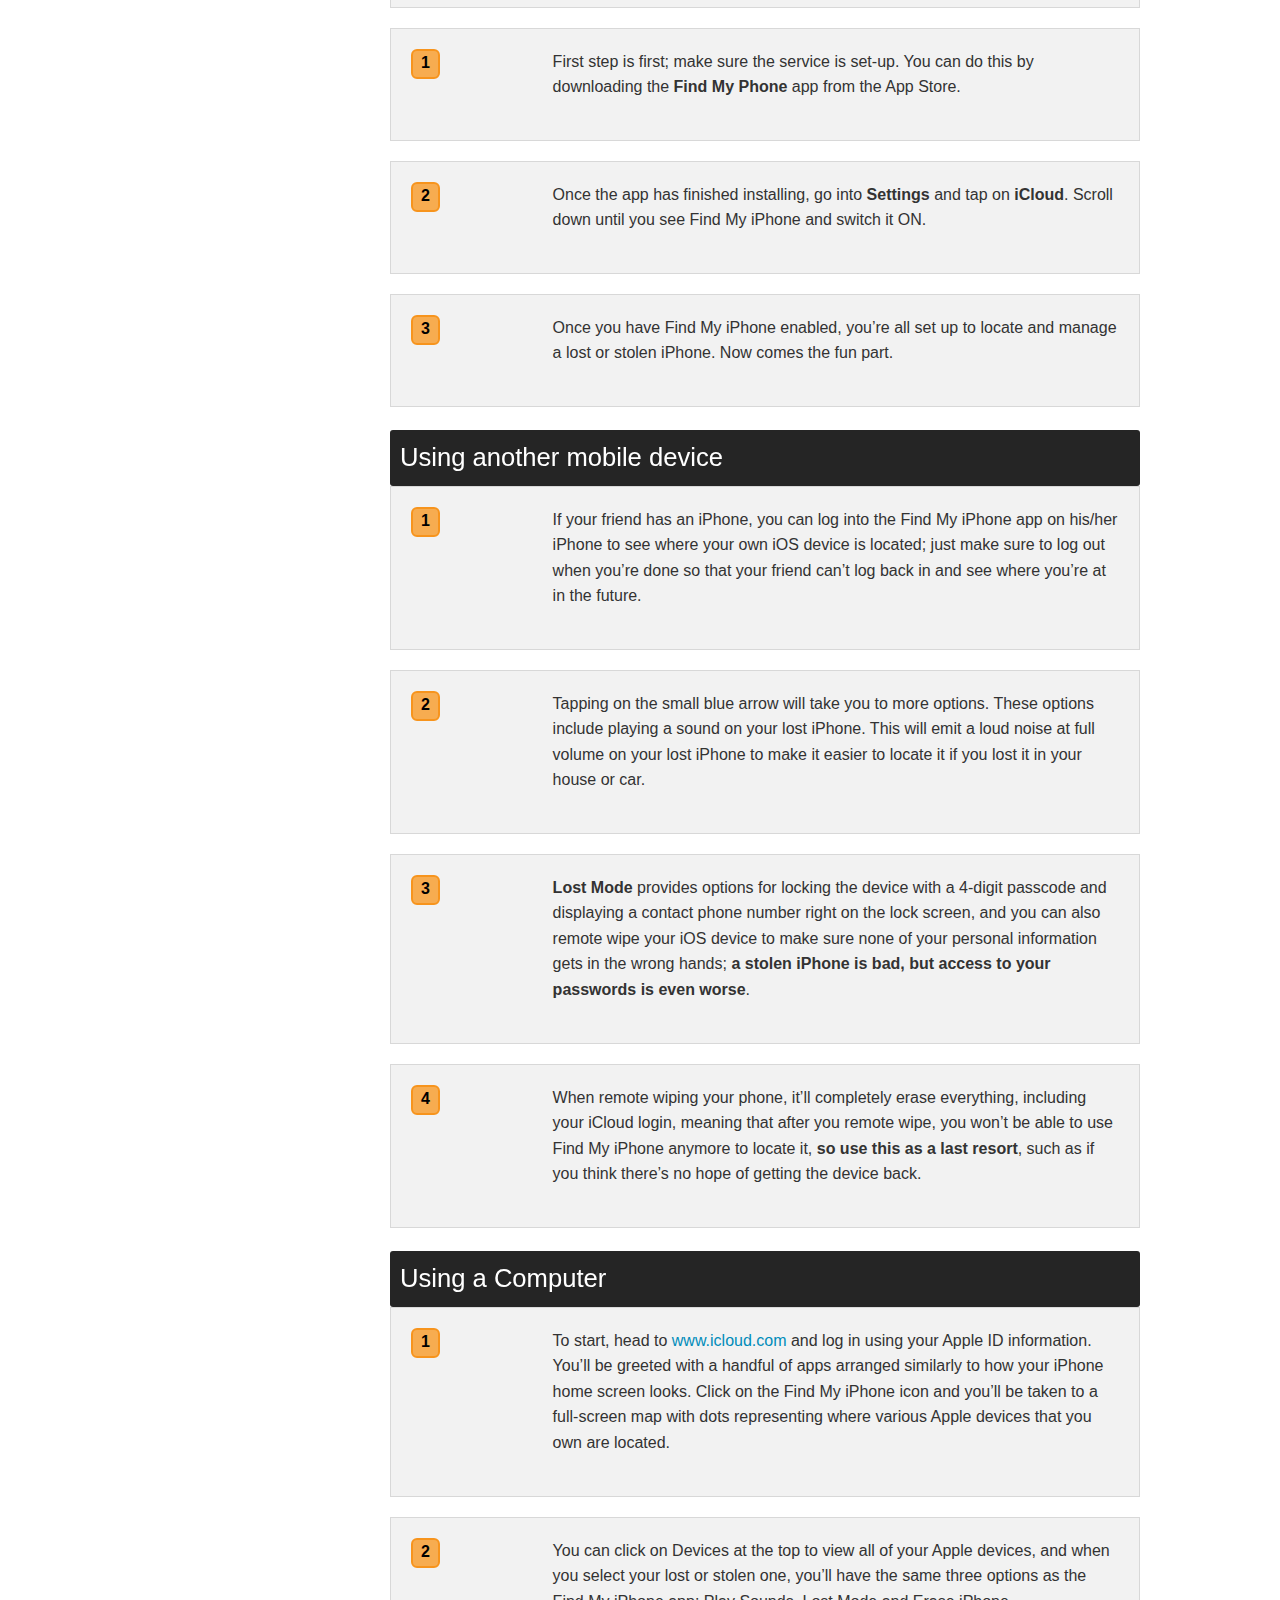
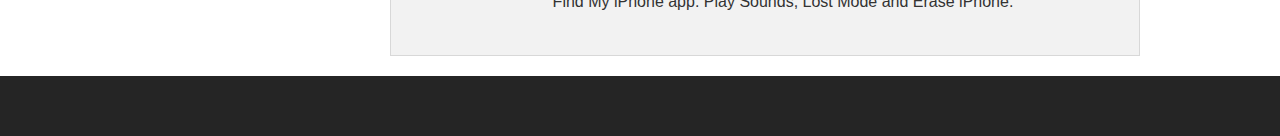
<file: info/ios.html>
﻿<!DOCTYPE html>
<html xmlns="http://www.w3.org/1999/xhtml">
<head>
    <!--If moving repositories or locations, only the base link needs to be changed-->
    <base href="http://arafeek.github.io/UwLockItDown/" target="_self" />
    <meta charset="utf-8">
    <meta name="viewport" content="width=device-width, initial-scale=1.0">
    <title>UWlockitdown - iPhone</title>
    <meta http-equiv="X-UA-Compatible" content="IE=edge" />
    <!-- If you are using CSS version, only link these 2 files, you may add app.css to use for your overrides if you like. -->

    <link href="foundation-5.2.1/css/normalize.css" rel="stylesheet" />
    <link href="foundation-5.2.1/css/foundation.css" rel="stylesheet" />
    <link href="custom/CustomStyleSheet.css" rel="stylesheet" />
    <link href="foundation-icons/foundation-icons.css" rel="stylesheet">
    <script src="foundation-5.2.1/js/vendor/modernizr.js"></script>
</head>
<body>
    <div class="header-large">
        <div class="row">
            <div class=" large-12">
                <nav class="top-bar hide-for-small" data-topbar>
                    <div class="uw-logo left">
                        <a href="http://uwaterloo.ca" style="width:169px">
                            <img alt="University of Waterloo Logo" class="header-logo" style="width:169px; height:auto; padding-left:10px; margin-right:25px" src="Images/logo-uwsmall.png" />
                        </a>
                    </div>
                    <section class="top-bar-section">
                        <ul class="right">
                            <li style="margin-top:-3px;height:auto"><a href="https://twitter.com/intent/tweet?text=This%20is%20how%20I%20&&hashtags=UWlockitdown&&url=http%3A%2F%2Fuwaterloo.ca%2Flockitdown"><i class="fi-social-twitter style1" style="font-size:50px"></i></a></li>
                            <li><h3 class="title" style="color:#F7941D; margin-top:5px">#UWlockitdown</h3></li>
                            <li><a href="index.html"><h3 style="color:#F7941D; margin-top:5px" class="title">Home</h3></a></li>
                        </ul>
                    </section>
                </nav>
            </div>
        </div>
    </div>
    <!--/Topbar-->
    <div class="off-canvas-wrap">
        <div class="inner-wrap">
            <nav class="tab-bar show-for-small">
                <section class="left-small">
                    <a class="left-off-canvas-toggle menu-icon"><span></span></a>

                </section>
                <section class="middle tab-bar-section">
                    <div class="uw-logo" style="display:inline-block">
                         <a href="http://uwaterloo.ca" style="width:150px">
                             <img alt="University of Waterloo Logo" class="header-logo" style="width:140px; height:auto; margin-left:0; margin-right:25px; margin-top:-15px" src="Images/logo-uwsmall.png" />
                         </a>
                     </div>
                </section>

            </nav>
            <aside class="left-off-canvas-menu">
                <ul class="off-canvas-list">
                    <li><a href="index.html">Home</a></li>
                    <li><a href="info/android.html">Android</a></li>
                    <li class="divider"></li>
                    <li><a href="info/blackberry.html">Blackberry</a></li>
                    <li class="divider"></li>
                    <li><a href="info/windowsphone.html">Windows Phone</a></li>
                </ul>
            </aside>
            <a class="exit-off-canvas" href="#"></a>
            <!--/miniBar-->

            <div class="twitter-btn-holder show-for-small">
                <div class="twitter-btn">
                    <a href="https://twitter.com/intent/tweet?text=This%20is%20how%20I%20&&hashtags=UWlockitdown&&url=http%3A%2F%2Fuwaterloo.ca%2Flockitdown"><i class="fi-social-twitter style1" style="font-size:50px"></i></a>
                </div>
            </div>
            <div id="content">
                <div class="section-header">
                    <div class="row">
                        <div class="large-12">
                            <div class="title-holder">
                                <h1 class="page-title">iPhone</h1>
                            </div>
                            <div class="magellan-container" data-magellan-expedition="fixed">
                                <dl class="sub-nav">
                                    <dd data-magellan-arrival="password"><a href="#password">Set up a password</a></dd>
                                    <dd data-magellan-arrival="findPhone"><a href="#findPhone">Enable phone location</a></dd>

                                </dl>
                            </div>
                        </div>
                    </div>
                </div>

                <div class="row" style="margin-top:10px">
                    <div class="small-0 medium-3 large-3 columns hide-for-small">
                        <div class="left-menu-holder">
                            <ul class="os-menu-left">
                                <li><a href="info/android.html"><div class="android-icon"></div></a>
                                <li><a href="info/blackberry.html"><div class="bb-icon"></div></a>
                                <li><a href="info/windowsphone.html"><div class="win-icon"></div></a>
                            </ul>
                        </div>
                    </div>

                    <!--Steps-->
                    <div class="small-12 medium-8 large-9 columns">
                        <div class="content">
                            <div class="info-body">
                                <div class="step">
                                    <div class="row" data-equalizer>
                                        <h1 class="page-title" id="password">Set up a password</h1>
                                        <div class="large-6 columns panel" data-equalizer-watch>
                                            <span class="label numbering">1</span>
                                            <div class="paragraph">
                                                <p>
                                                    Open the <strong>Settings</strong> menu and navigate to <strong>General -> Passcode Lock</strong>.
                                                </p>
                                            </div>
                                        </div>
                                        <div class="large-6 columns panel" data-equalizer-watch>
                                            <div class="donot-delete" style="height:480px">
                                                <img alt="iPhone password setup one" src="Images/Apple_Screen_1.png" />
                                            </div>
                                        </div>
                                    </div>
                                </div>
                                <div class="step">
                                    <div class="row" data-equalizer>
                                        <div class="large-6 columns panel" data-equalizer-watch>
                                            <span class="label numbering">2</span>
                                            <div class="paragraph">
                                                <p>
                                                    Select <strong>Turn Passcode On</strong> and enter your desired 4 didgit code.
                                                    <strong>NB:</strong> If you are using the iPhone 5s you can set up a fingerprint lock.
                                                    Setup for this can be found under <strong>General -> TouchID and Passcode -> TouchID</strong>.
                                                </p>
                                            </div>
                                        </div>
                                        <div class="large-6 columns panel" data-equalizer-watch>
                                            <div class="donot-delete" style="height:480px">
                                                <img alt="iPhone password setup two" src="Images/Apple_Screen_2.png" />
                                            </div>
                                        </div>
                                    </div>
                                </div>
                            </div>
                        </div>
                        <div class="content" id="findPhone">
                            <div class="info-body">
                                <div class="step">
                                    <div class="row" data-equalizer>
                                        <h1 class="page-title" id="password">Finding your iPhone</h1>
                                        <div class="large-12 columns panel" data-equalizer-watch>
                                            <p>
                                                <strong><a href="www.apple.com/ca/icloud/find-my-iphone.html">Find My iPhone</a></strong> is a service that comes free with every iOS device and Mac computer, and it allows you to track your iPhone, whether it was
                                                lost or stolen. Of course, it only works when the phone is on and it has a signal, so if your phone gets stolen and the thief was smart enough
                                                to turn off the phone or put it in Airplane Mode, Find My iPhone won’t work, but it’ll at least give you a fighting chance. Here’s how to use it:
                                            </p>
                                        </div>
                                    </div>
                                </div>
                                <div class="step">
                                    <div class="row" data-equalizer>
                                        <div class="large-12 columns panel" data-equalizer-watch>
                                            <span class="label numbering">1</span>
                                            <div class="paragraph">
                                                <p>
                                                    First step is first; make sure the service is set-up. You can do this by downloading the <strong>Find My Phone</strong> app from the App Store.
                                                </p>
                                            </div>
                                        </div>
                                    </div>
                                </div>

                                <div class="step">
                                    <div class="row" data-equalizer>
                                        <div class="large-12 columns panel" data-equalizer-watch>
                                            <span class="label numbering">2</span>
                                            <div class="paragraph">
                                                <p>
                                                    Once the app has finished installing, go into <strong>Settings</strong> and tap on <strong>iCloud</strong>. Scroll down until you see Find My iPhone and switch it ON.
                                                </p>
                                            </div>
                                        </div>
                                    </div>
                                </div>
                                <div class="step">
                                    <div class="row" data-equalizer>
                                        <div class="large-12 columns panel" data-equalizer-watch>
                                            <span class="label numbering">3</span>
                                            <div class="paragraph">
                                                <p>
                                                    Once you have Find My iPhone enabled, you’re all set up to locate and manage a lost or stolen iPhone. Now comes the fun part.
                                                </p>
                                            </div>
                                        </div>
                                    </div>
                                </div>
                                <div class="step">
                                    <div class="row" data-equalizer>
                                        <h1 class="page-title" id="password">Using another mobile device</h1>
                                        <div class="large-12 columns panel" data-equalizer-watch>
                                            <span class="label numbering">1</span>
                                            <div class="paragraph">
                                                <p>
                                                    If your friend has an iPhone, you can log into the Find My iPhone app on his/her iPhone to see where your own iOS device is located; just make sure to log out when you’re done so that your friend can’t log back in and see where you’re at in the future.
                                                </p>
                                            </div>
                                        </div>
                                    </div>
                                </div>
                                <div class="step">
                                    <div class="row" data-equalizer>
                                        <div class="large-12 columns panel" data-equalizer-watch>
                                            <span class="label numbering">2</span>
                                            <div class="paragraph">
                                                <p>
                                                    Tapping on the small blue arrow will take you to more options. These options include playing a sound on your lost iPhone. This will emit a loud noise at full volume on your lost iPhone to make it easier to locate it if you lost it in your house or car.
                                                </p>
                                            </div>
                                        </div>
                                    </div>
                                </div>
                                <div class="step">
                                    <div class="row" data-equalizer>
                                        <div class="large-12 columns panel" data-equalizer-watch>
                                            <span class="label numbering">3</span>
                                            <div class="paragraph">
                                                <p>
                                                    <strong>Lost Mode</strong> provides options for locking the device with a 4-digit passcode and displaying a contact phone number right on the lock screen, and you can also remote wipe your iOS device to make sure none of your personal information gets in the wrong hands; <strong>a stolen iPhone is bad, but access to your passwords is even worse</strong>.
                                                </p>
                                            </div>
                                        </div>
                                    </div>
                                </div>
                                <div class="step">
                                    <div class="row" data-equalizer>
                                        <div class="large-12 columns panel" data-equalizer-watch>
                                            <span class="label numbering">4</span>
                                            <div class="paragraph">
                                                <p>
                                                    When remote wiping your phone, it’ll completely erase everything, including your iCloud login, meaning that after you remote wipe, you won’t be able to use Find My iPhone anymore to locate it, <strong>so use this as a last resort</strong>, such as if you think there’s no hope of getting the device back.
                                                </p>
                                            </div>
                                        </div>
                                    </div>
                                </div>
                                <div class="step">
                                    <div class="row" data-equalizer>
                                        <h1 class="page-title" id="password">Using a Computer</h1>
                                        <div class="large-12 columns panel" data-equalizer-watch>
                                            <span class="label numbering">1</span>
                                            <div class="paragraph">
                                                <p>
                                                    To start, head to <a href="www.icloud.com">www.icloud.com</a> and log in using your Apple ID information. You’ll be greeted with a handful of apps arranged similarly to how your iPhone home screen looks. Click on the Find My iPhone icon and you’ll be taken to a full-screen map with dots representing where various Apple devices that you own are located.
                                                </p>
                                            </div>
                                        </div>
                                    </div>
                                </div>
                                <div class="step">
                                    <div class="row" data-equalizer>
                                        <div class="large-12 columns panel" data-equalizer-watch>
                                            <span class="label numbering">2</span>
                                            <div class="paragraph">
                                                <p>
                                                    You can click on Devices at the top to view all of your Apple devices, and when you select your lost or stolen one, you’ll have the same three options as the Find My iPhone app: Play Sounds, Lost Mode and Erase iPhone.
                                                </p>
                                            </div>
                                        </div>
                                    </div>
                                </div>
                            </div>
                        </div>
                    </div>
                    <div class="small-0 medium-1 large-0"></div>
                </div>
            </div>
        </div>
    </div>

    <div class="global-footer">
    </div>

    <script src="foundation-5.2.1/js/vendor/jquery.js"></script>
    <noscript>You do not have scripts enabled. Enable scripts to properly view this content.</noscript>
    <script src="foundation-5.2.1/js/foundation.min.js"></script>
    <noscript>You do not have scripts enabled. Enable scripts to properly view this content.</noscript>
    <script>
        $(document).foundation();
    </script>
    <noscript>You do not have scripts enabled. Enable scripts to properly view this content.</noscript>
    <script>!function (d, s, id) { var js, fjs = d.getElementsByTagName(s)[0]; if (!d.getElementById(id)) { js = d.createElement(s); js.id = id; js.src = "https://platform.twitter.com/widgets.js"; fjs.parentNode.insertBefore(js, fjs); } }(document, "script", "twitter-wjs");</script>
    <noscript>You do not have scripts enabled. Enable scripts to properly view this content.</noscript>
</body>
</html>
</file>
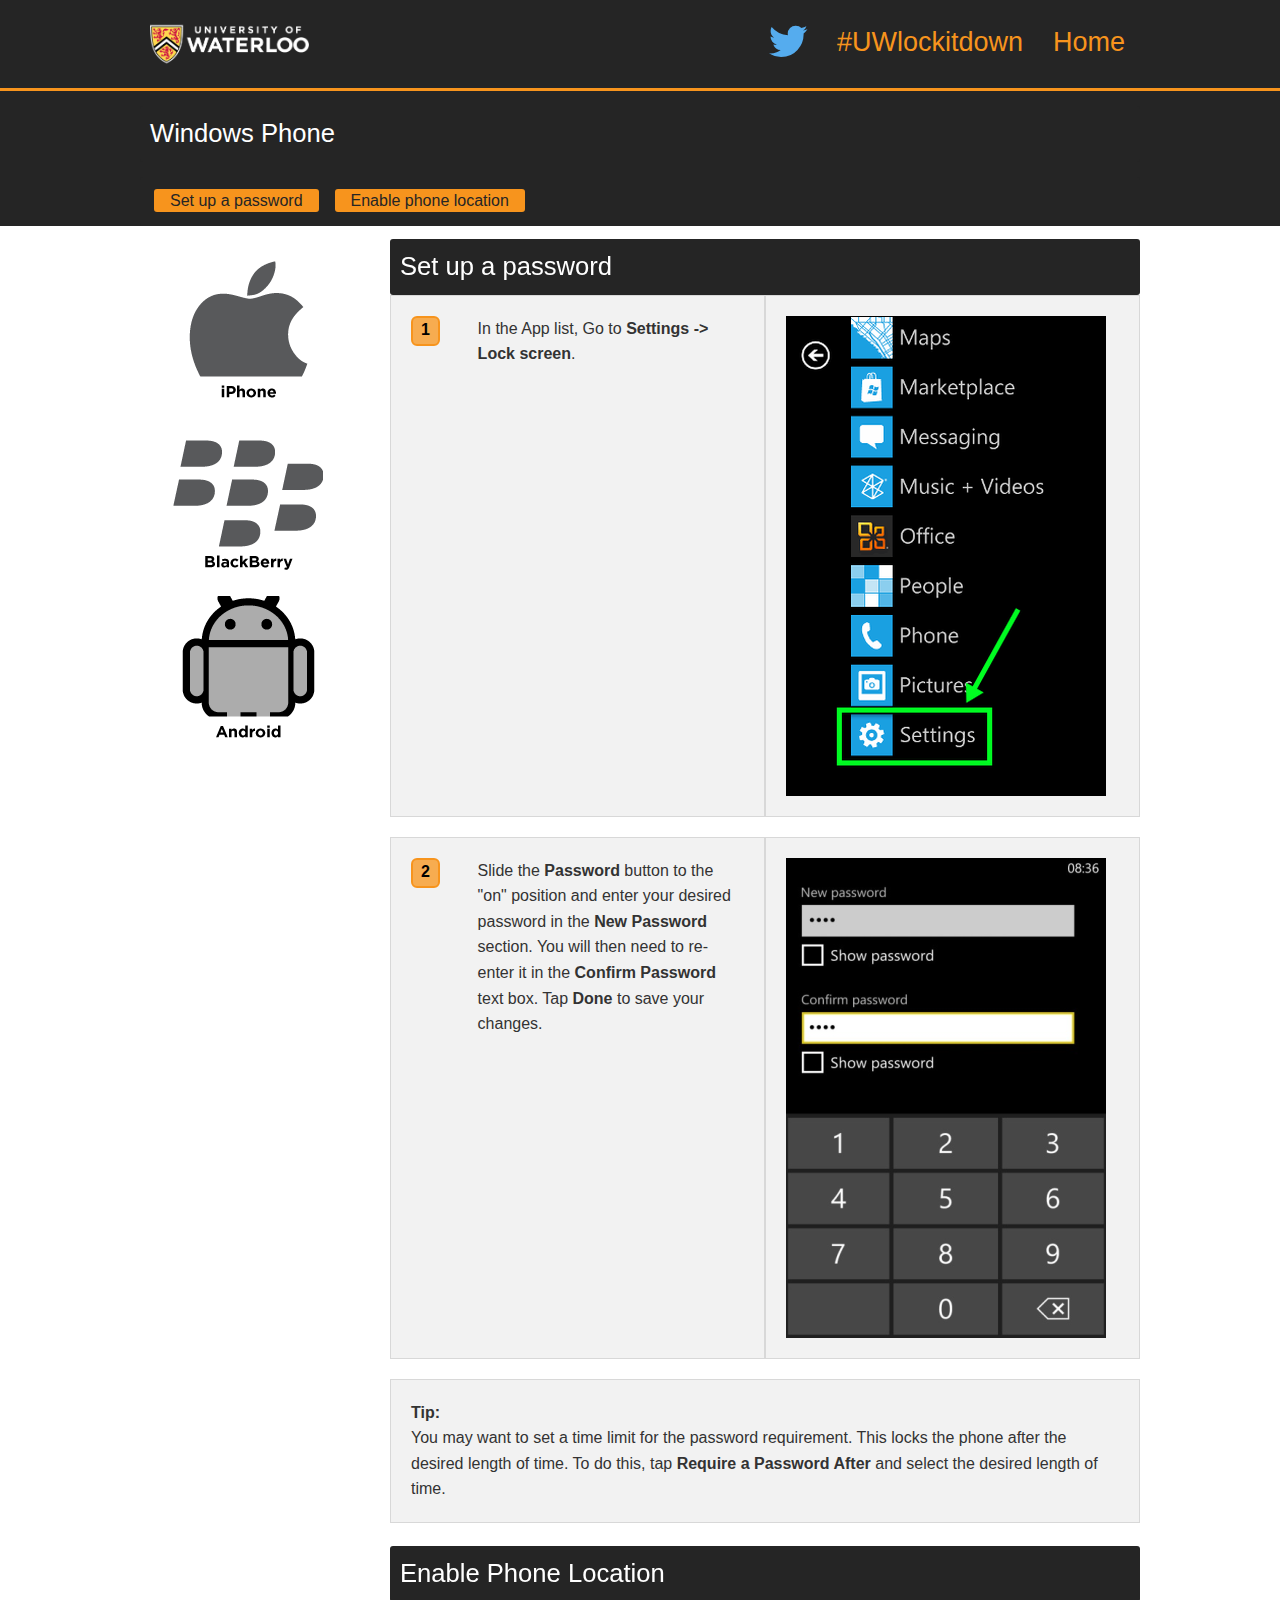
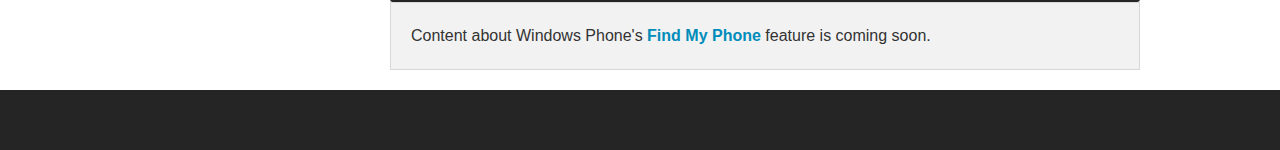
<file: info/windowsphone.html>
﻿<!DOCTYPE html>
<html xmlns="http://www.w3.org/1999/xhtml">
<head>
    <!--If moving repositories or locations, only the base link needs to be changed-->
    <base href="http://arafeek.github.io/UwLockItDown/" target="_self" />
    <meta charset="utf-8">
    <meta name="viewport" content="width=device-width, initial-scale=1.0">
    <title>UWlockitdown - Windows Phone</title>
    <meta http-equiv="X-UA-Compatible" content="IE=edge" />
    <!-- If you are using CSS version, only link these 2 files, you may add app.css to use for your overrides if you like. -->

    <link href="foundation-5.2.1/css/normalize.css" rel="stylesheet" />
    <link href="foundation-5.2.1/css/foundation.css" rel="stylesheet" />
    <link href="custom/CustomStyleSheet.css" rel="stylesheet" />
    <link href="foundation-icons/foundation-icons.css" rel="stylesheet">
    <script src="foundation-5.2.1/js/vendor/modernizr.js"></script>
</head>
<body>
    <div class="header-large">
        <div class="row">
            <div class=" large-12">
                <nav class="top-bar hide-for-small" data-topbar>
                    <div class="uw-logo left">
                        <a href="http://uwaterloo.ca" style="width:169px">
                            <img alt ="University of Waterloo Logo" class="header-logo" style="width:169px; height:auto; padding-left:10px; margin-right:25px" src="Images/logo-uwsmall.png" />
                        </a>
                    </div>
                    <section class="top-bar-section">
                        <ul class="right">
                            <li style="margin-top:-3px;height:auto"><a href="https://twitter.com/intent/tweet?text=This%20is%20how%20I%20&&hashtags=UWlockitdown&&url=http%3A%2F%2Fuwaterloo.ca%2Flockitdown"><i class="fi-social-twitter style1" style="font-size:50px"></i></a></li>
                            <li><h3 class="title" style="color:#F7941D; margin-top:5px">#UWlockitdown</h3></li>
                            <li><a href="index.html"><h3 style="color:#F7941D; margin-top:5px" class="title">Home</h3></a></li>
                        </ul>
                    </section>
                </nav>
            </div>
        </div>
    </div>
    <!--/Topbar-->
    <div class="off-canvas-wrap">
        <div class="inner-wrap">
            <nav class="tab-bar show-for-small">
                <section class="left-small">
                    <a class="left-off-canvas-toggle menu-icon"><span></span></a>

                </section>
                <section class="middle tab-bar-section">
                    <div class="uw-logo" style="display:inline-block">
                         <a href="http://uwaterloo.ca" style="width:150px">
                             <img alt="University of Waterloo Logo" class="header-logo" style="width:140px; height:auto; margin-left:0; margin-right:25px; margin-top:-15px" src="Images/logo-uwsmall.png" />
                         </a>
                     </div>
                </section>

            </nav>
            <aside class="left-off-canvas-menu">
                <ul class="off-canvas-list">
                    <li><a href="index.html">Home</a></li>
                    <li><a href="info/ios.html">iOS</a></li>
                    <li class="divider"></li>
                    <li><a href="info/blackberry.html">Blackberry</a></li>
                    <li class="divider"></li>
                    <li><a href="info/android.html">Android</a></li>
                </ul>
            </aside>
            <a class="exit-off-canvas" href="#"></a>
            <!--/miniBar-->

            <div class="twitter-btn-holder show-for-small">
                <div class="twitter-btn">
                    <a href="https://twitter.com/intent/tweet?text=This%20is%20how%20I%20&&hashtags=UWlockitdown&&url=http%3A%2F%2Fuwaterloo.ca%2Flockitdown"><i class="fi-social-twitter style1" style="font-size:50px"></i></a>
                </div>
            </div>
            <div id="content">
                <div class="section-header">
                    <div class="row">
                        <div class="large-12">
                            <div class="title-holder">
                                <h1 class="page-title">Windows Phone</h1>
                            </div>
                            <div class="magellan-container" data-magellan-expedition="fixed">
                                <dl class="sub-nav">
                                    <dd data-magellan-arrival="password"><a href="#password">Set up a password</a></dd>
                                    <dd data-magellan-arrival="findPhone"><a href="#findPhone">Enable phone location</a></dd>

                                </dl>
                            </div>
                        </div>
                    </div>
                </div>

                <div class="row" style="margin-top:10px">
                    <div class="small-0 medium-3 large-3 columns hide-for-small">
                        <div class="left-menu-holder">
                            <ul class="os-menu-left">
                                <li><a href="info/ios.html"><div class="ios-icon"></div></a>
                                <li><a href="info/blackberry.html"><div class="bb-icon"></div></a>
                                <li><a href="info/android.html"><div class="android-icon"></div></a>
                            </ul>
                        </div>
                    </div>

                    <!--Steps-->
                    <div class="small-12 medium-8 large-9 columns">

                        <div class="content">
                            <div class="info-body">
                                <div class="step">
                                    <div class="row" data-equalizer>
                                        <h1 class="page-title" id="password">Set up a password</h1>
                                        <div class="large-6 columns panel" data-equalizer-watch>
                                            <span class="label numbering">1</span>
                                            <div class="paragraph">
                                                <p>
                                                    In the App list, Go to <strong>Settings -> Lock screen</strong>.
                                                </p>
                                            </div>
                                        </div>
                                        <div class="large-6 columns panel" data-equalizer-watch>
                                            <div class="donot-delete" style="height:480px">
                                                <img alt="Windows password setup one" src="Images/win_Screen_1.png" />
                                            </div>
                                        </div>
                                    </div>
                                </div>
                                <div class="step">
                                    <div class="row" data-equalizer>
                                        <div class="large-6 columns panel" data-equalizer-watch>
                                            <span class="label numbering">2</span>
                                            <div class="paragraph">
                                                <p>
                                                    Slide the <strong>Password</strong> button to the "on" position
                                                    and enter your desired password in the <strong>New Password</strong> section. You will then 
                                                    need to re-enter it in the <strong>Confirm Password</strong> text box. 
                                                    Tap <strong>Done</strong> to save your changes.                                     
                                                </p>
                                            </div>
                                        </div>
                                        <div class="large-6 columns panel" data-equalizer-watch>
                                            <div class="donot-delete" style="height:480px">
                                                <img alt="Windows setup password two" src="Images/win_Screen_2.png" />
                                            </div>
                                        </div>
                                    </div>
                                </div>
                                <div class="step">
                                    <div class="row" data-equalizer>
                                        <div class="large-12 columns panel" data-equalizer-watch>
                                            <p>
                                                <strong>Tip:</strong><br />You may want to set a time limit for the password requirement. This locks the phone after the desired length of time.
                                                To do this, tap <strong>Require a Password After</strong> and select the desired length of time.
                                            </p>
                                        </div>
                                    </div>
                                </div>
                            </div>
                        </div>
                        <div class="content" id="findPhone">
                            <div class="info-body">
                                <div class="step">
                                    <div class="row" data-equalizer>
                                        <h1 class="page-title" id="password">Enable Phone Location</h1>
                                        <div class="large-12 columns panel" data-equalizer-watch>
                                            <p>
                                                Content about Windows Phone's <strong><a href="https://www.windowsphone.com/en-ca/my/find">Find My Phone</a></strong> feature is coming soon.
                                            </p>
                                        </div>
                                    </div>
                                </div>
                            </div>
                        </div>
                    </div>
                    <div class="small-0 medium-1 large-0"></div>
                </div>
            </div>
        </div>
    </div>

    <div class="global-footer" style="height:60px">
    </div>

    <script src="foundation-5.2.1/js/vendor/jquery.js"></script>
    <noscript>You do not have scripts enabled. Enable scripts to properly view this content.</noscript>
    <script src="foundation-5.2.1/js/foundation.min.js"></script>
    <noscript>You do not have scripts enabled. Enable scripts to properly view this content.</noscript>
    <script>
        $(document).foundation();
    </script>
    <noscript>You do not have scripts enabled. Enable scripts to properly view this content.</noscript>
    <script>!function (d, s, id) { var js, fjs = d.getElementsByTagName(s)[0]; if (!d.getElementById(id)) { js = d.createElement(s); js.id = id; js.src = "https://platform.twitter.com/widgets.js"; fjs.parentNode.insertBefore(js, fjs); } }(document, "script", "twitter-wjs");</script>
    <noscript>You do not have scripts enabled. Enable scripts to properly view this content.</noscript>
</body>
</html>
</file>
<file: custom/CustomStyleSheet.css>
﻿.android-icon, .bb-icon, .ios-icon, .win-icon
{
    width:150px;
    height:150px;
}
.android-icon
{
    background-image:url(../Images/android_logo_grayscale.png);
}
.android-icon:hover
{
    background-image:url(../Images/android_logo_displaced.png);
}
.bb-icon
{
    background-image:url(../Images/blackberry_logo_grayscale.png);
}
.bb-icon:hover
{
    background-image:url(../Images/blackberry_logo_displaced.png);
}
.ios-icon
{
    background-image:url(../Images/iphone_logo_grayscale.png);
}
.ios-icon:hover
{
    background-image:url(../Images/iphone_logo_displaced.png);
}
.win-icon
{
    background-image:url(../Images/win_logo_grayscale.png);
}
.win-icon:hover
{
    background-image:url(../Images/win_logo_displaced.png);
}

.breadcrumbs
{
    margin-bottom:0;
    border-style:none;
    background-color:#252525;
}
.breadcrumbs > *.current a 
{
cursor: default;
color: #fff;
}
.breadcrumbs > * a, .breadcrumbs > * span 
{
text-transform: uppercase;
color: #f7941d;
}
.bread-holder
{
    display:inline-block;
    float:right;
}
[data-magellan-expedition] 
{
background: #252525;
border-radius:3px;

}
.style1
{
    color:#55ACEE;
}
.global-footer
{
    height:60px;
    width:100%;
    background-color:#252525;
    bottom:0;
    position:relative;
    text-align:center;
}
.header-logo
{
   height:50%;
}
.header-large
{
    width:100%;
    background-color:#252525;
}


.info-body .warning
{
    margin-bottom:0;
}

.numbering
{
    background-color:#f7ac50;
    border:2px solid #f7941d;
    border-radius:6px;
    font-weight:bold;
    font-size:1rem;
    color:#000;
}

.orbit-container 
{
    width: 80%;
    margin: 10px auto;
}

.os-icon-container 
{
    margin: auto;
    width: 80%;
    text-align: center;
}

.os-icons 
{
    list-style: none;
    margin: auto;
    display: inline;
}

.os-icons li 
{
        display: inline-block;
        margin: 20px;
}


.os-menu-left
{
    list-style:none;
}
.os-menu-left li
{
    margin-top:20px;
}
.paragraph
{
    float:right;
    width:80%;
}
.page-title
{
    font-size:1.6rem;
    background:#252525;
    color:#fff;
    padding:10px;
    border-radius:3px;
    margin-bottom:0;

}
.sub-nav dd
{
    font-size:1rem;
}
.section-header
{
    width:100%;
    background:#252525;
    border-top:3px solid #f7941d;
}
.splash-holder {
    margin: 10px auto;
    text-align: center;
}

.splash-holder img 
{
    padding: 5px;
}
.sub-nav dt a, .sub-nav dd a, .sub-nav li a 
{
text-decoration: none;
color: #252525;
padding: 0.1875rem 1rem;
background: #f7941d;
border-radius: 3px;
}

.tab-holder
{
    margin:20px auto;
    display:block;
    text-align:center;

}

.tabs-content
{

    float:left;
}

.tabs dd.active > a
{

    font-size:1.1rem;
}
  .top-bar-section ul li:hover:not(.has-form) > a 
  {
    background: #353535;
    color: #f7941d; 

  }
.top-bar-section li:not(.has-form) a:not(.button):hover 
{
    background:#353535; 
}

.top-bar-section ul li a
{

    color: #f7941d; 

}
.title-holder
{
    margin:15px 0;
}
.top-bar 
{
    background:#252525;
    height:auto;
}
.top-bar-section ul
{
    margin-top:19px;
    background-color:#252525;
}
.top-bar-section ul li
{
    height:69px;
    margin-left:15px;
}
.top-bar-section li:not(.has-form) a:not(.button) 
{
background: #252525;
}
.twitter-btn
{
    padding:5px 10px;
    background-color:#252525;
    border-radius:5px;
    position:fixed;
    opacity:0.75;
    bottom:0;
    z-index:500;
    right:0;
}


.warning-box
{
    border-right:1px solid #ededed;
    border-left:1px solid #ededed;
    border-bottom:1px solid #ededed;
    padding:10px;
}
#twitter-holder
{
    padding-top:15px;
}
</file>
